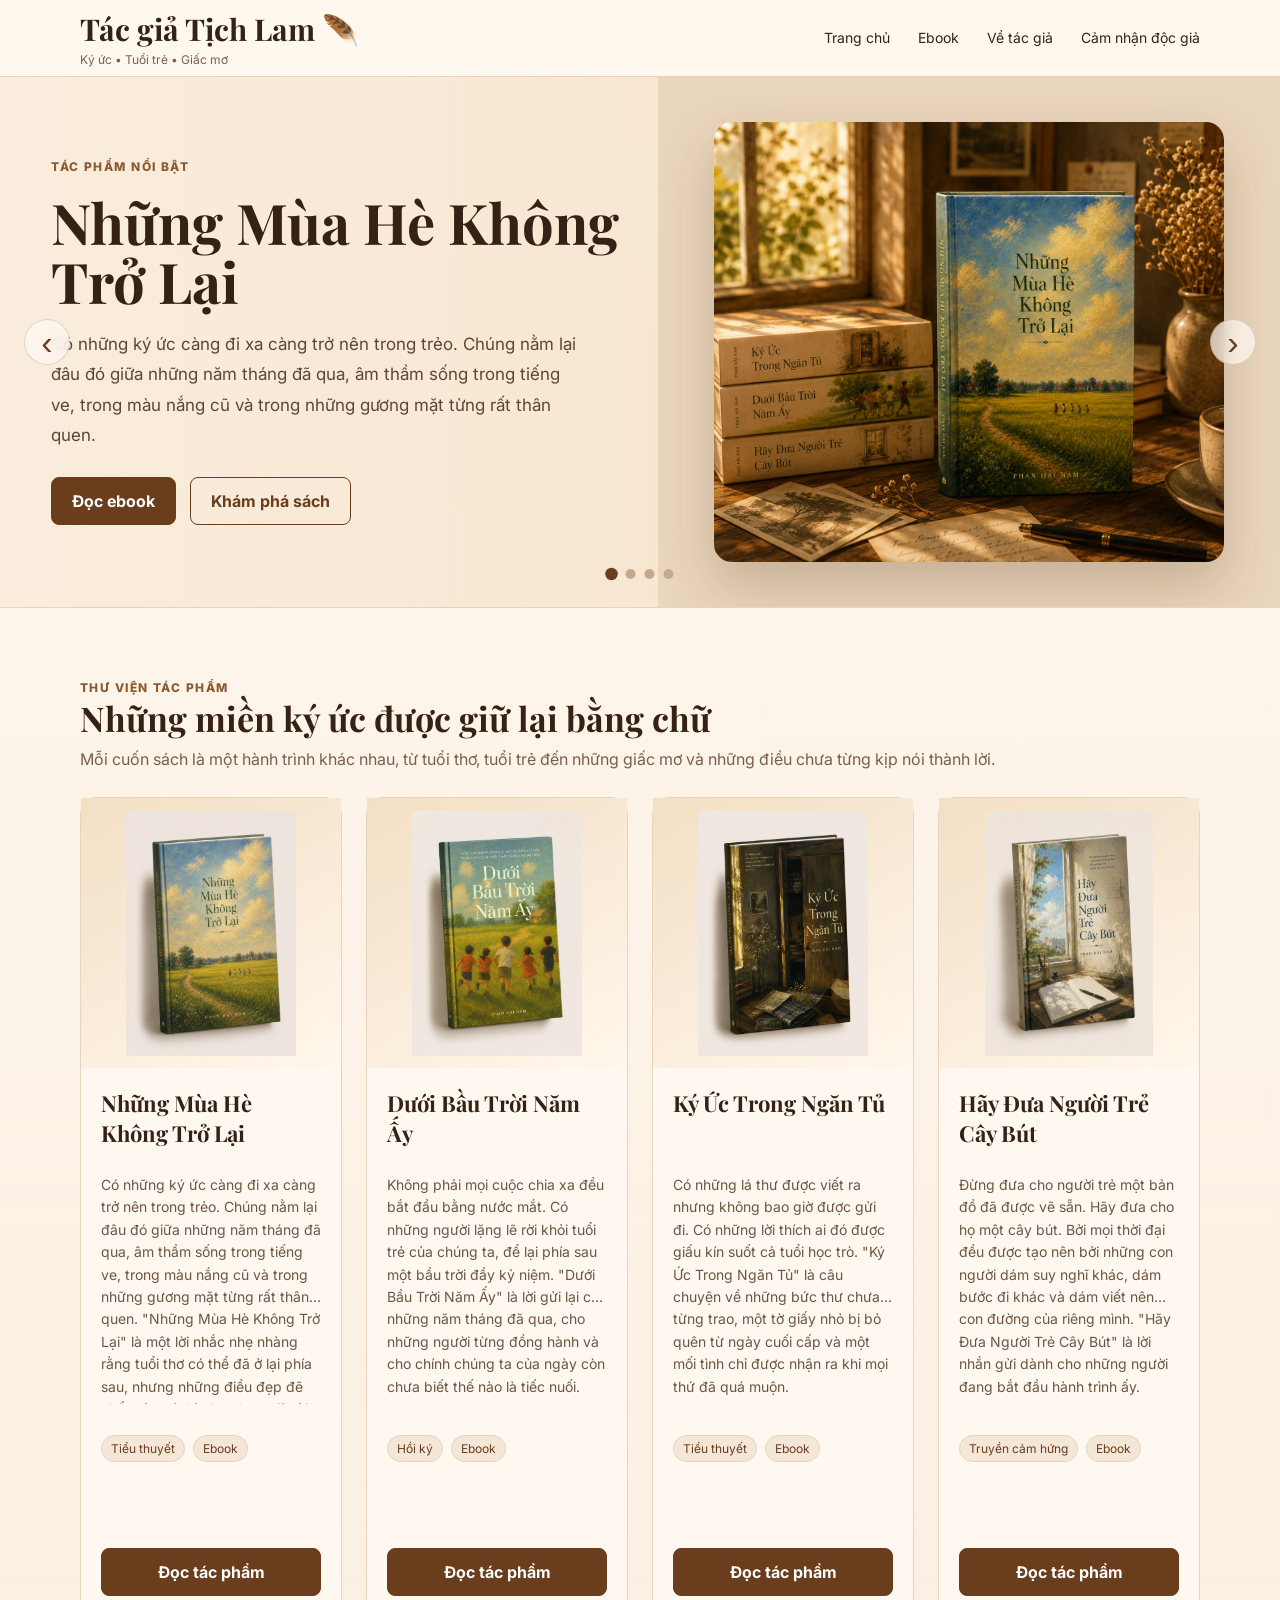
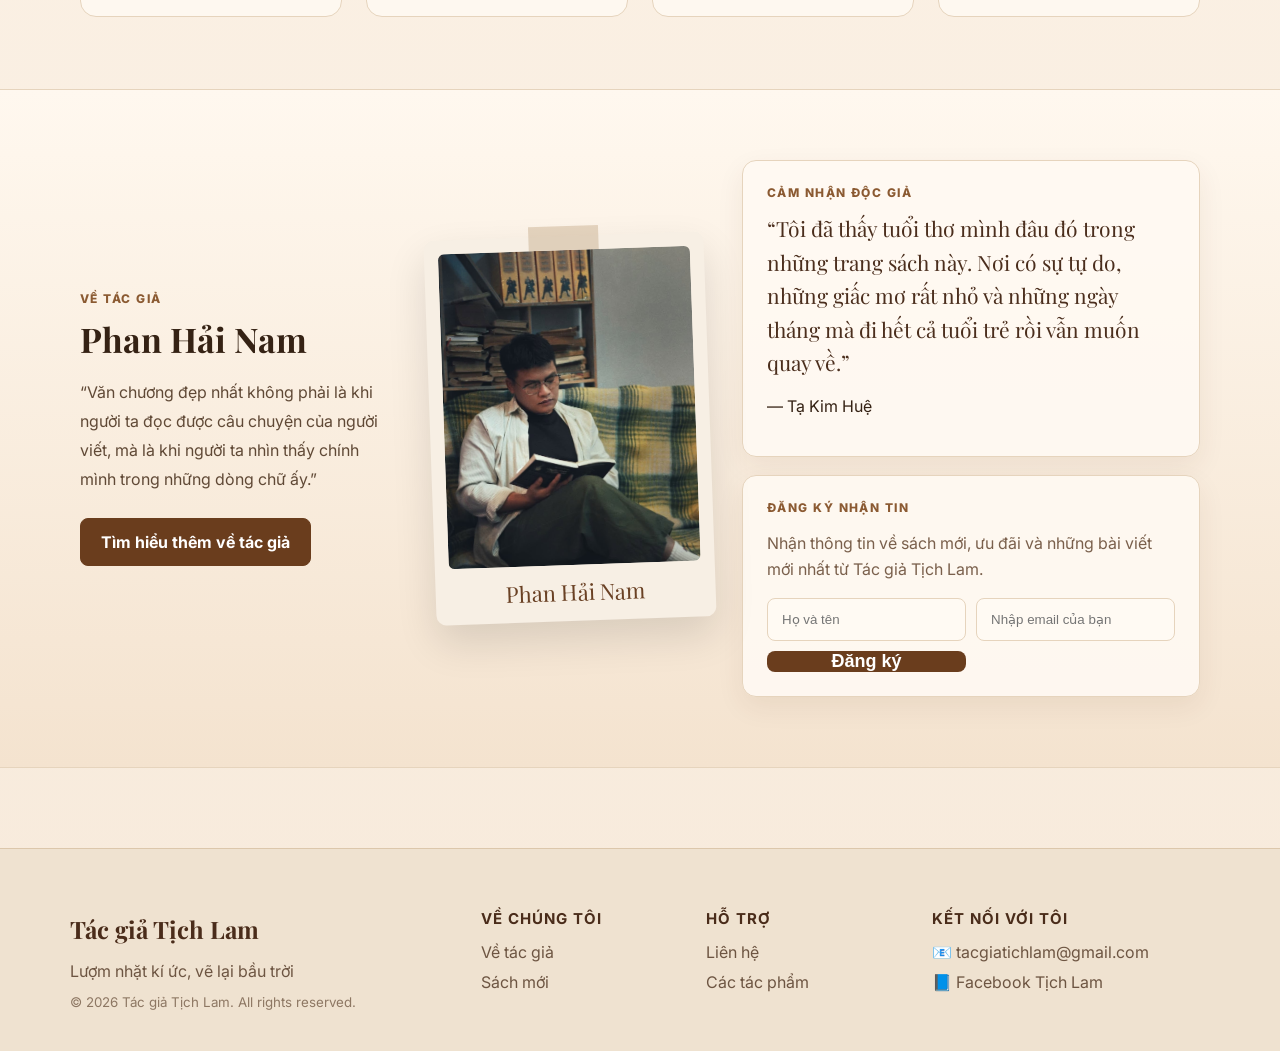
<file: index.html>
<!DOCTYPE html>
<html lang="vi">
<head>
  <meta charset="UTF-8">
  <meta name="viewport" content="width=device-width, initial-scale=1.0">
  <title>Tác giả Tịch Lam</title>

  <link rel="preconnect" href="https://fonts.googleapis.com">
  <link rel="preconnect" href="https://fonts.gstatic.com" crossorigin>
  <link href="https://fonts.googleapis.com/css2?family=Inter:wght@400;600;700;800&family=Playfair+Display:wght@600;700;800&display=swap" rel="stylesheet">

  <link rel="stylesheet" href="style.css">
</head>

<body>
  <header class="topbar">
    <div class="container nav">
      <a class="logo" href="index.html">
        Tác giả Tịch Lam 🪶
        <span>Ký ức • Tuổi trẻ • Giấc mơ</span>
      </a>

   <nav class="menu">
    <a href="/tac-gia-tich-lam/index.html">Trang chủ</a>
    <a href="/tac-gia-tich-lam/ebook.html">Ebook</a>
    <a href="/tac-gia-tich-lam/tac-gia.html">Về tác giả</a>
    <a href="/tac-gia-tich-lam/doc-gia.html">Cảm nhận độc giả</a>
</nav>

      <span class="hamb">☰</span>
    </div>
  </header>

  <main id="home">

   <!-- HERO SLIDER -->
<section class="hero-slider">
  <button class="slide-btn prev" onclick="changeSlide(-1)">‹</button>

  <div class="slide active">
    <div class="slide-text">
      <div class="eyebrow">Tác phẩm nổi bật</div>
      <h1>Những Mùa Hè Không Trở Lại</h1>
      <p>
        Có những ký ức càng đi xa càng trở nên trong trẻo. Chúng nằm lại đâu đó giữa những năm tháng đã qua, âm thầm sống trong tiếng ve, trong màu nắng cũ và trong những gương mặt từng rất thân quen.
      </p>
      <div class="heroActions">
        <a class="btn" href="books/nhung-mua-he-khong-tro-lai.html">Đọc ebook</a>
        <a class="btn light" href="#books">Khám phá sách</a>
      </div>
    </div>

    <div class="slide-art showcase-art">
      <img src="images/hero-nhung-mua-he.png" alt="Những Mùa Hè Không Trở Lại">
    </div>
  </div>

  <div class="slide">
    <div class="slide-text">
      <div class="eyebrow">Tác phẩm nổi bật</div>
      <h1>Dưới Bầu Trời Năm Ấy</h1>
      <p>
        Không phải mọi cuộc chia xa đều bắt đầu bằng nước mắt. Có những người lặng lẽ rời khỏi tuổi trẻ của chúng ta, để lại phía sau một bầu trời đầy kỷ niệm.
      </p>
      <div class="heroActions">
        <a class="btn" href="books/duoi-bau-troi-nam-ay.html">Đọc ebook</a>
        <a class="btn light" href="#books">Khám phá sách</a>
      </div>
    </div>

    <div class="slide-art showcase-art">
      <img src="images/hero-duoi-bau-troi.png" alt="Dưới Bầu Trời Năm Ấy">
    </div>
  </div>

  <div class="slide">
    <div class="slide-text">
      <div class="eyebrow">Tác phẩm nổi bật</div>
      <h1>Ký Ức Trong Ngăn Tủ</h1>
      <p>
        Có những lá thư được viết ra nhưng không bao giờ được gửi đi. Có những lời thích ai đó được giấu kín suốt cả tuổi học trò.
      </p>
      <div class="heroActions">
        <a class="btn" href="books/ky-uc-trong-ngan-tu.html">Đọc ebook</a>
        <a class="btn light" href="#books">Khám phá sách</a>
      </div>
    </div>

    <div class="slide-art showcase-art">
      <img src="images/hero-ky-uc-ngan-tu.png" alt="Ký Ức Trong Ngăn Tủ">
    </div>
  </div>

  <div class="slide">
    <div class="slide-text">
      <div class="eyebrow">Tác phẩm nổi bật</div>
      <h1>Hãy Đưa Người Trẻ Cây Bút</h1>
      <p>
        Đừng đưa cho người trẻ một bản đồ đã được vẽ sẵn. Hãy đưa cho họ một cây bút. Bởi mọi thời đại đều được tạo nên bởi những con người dám viết nên con đường của riêng mình.
      </p>
      <div class="heroActions">
        <a class="btn" href="books/hay-dua-nguoi-tre-cay-but.html">Đọc ebook</a>
        <a class="btn light" href="#books">Khám phá sách</a>
      </div>
    </div>

    <div class="slide-art showcase-art">
      <img src="images/hero-hay-dua-nguoi-tre.png" alt="Hãy Đưa Người Trẻ Cây Bút">
    </div>
  </div>

  <button class="slide-btn next" onclick="changeSlide(1)">›</button>

  <div class="slide-dots">
    <span class="dot active" onclick="goToSlide(0)"></span>
    <span class="dot" onclick="goToSlide(1)"></span>
    <span class="dot" onclick="goToSlide(2)"></span>
    <span class="dot" onclick="goToSlide(3)"></span>
  </div>
</section>

    <!-- BOOKS -->
    <section id="books" class="section">
      <div class="container">
        <div class="sectionHead">
          <div>
          <div class="eyebrow">THƯ VIỆN TÁC PHẨM</div>
<h2>Những miền ký ức được giữ lại bằng chữ</h2>
<p>
Mỗi cuốn sách là một hành trình khác nhau, từ tuổi thơ, tuổi trẻ đến những giấc mơ và những điều chưa từng kịp nói thành lời.
</p>
          </div>
        </div>

        <div class="grid">
          <article class="card">
            <div class="cover">
  <div class="bookMockup">
    <img src="images/nhung-mua-he.png" alt="Những Mùa Hè Không Trở Lại">
  </div>
</div>
            <div class="cardBody">
              <h3>Những Mùa Hè Không Trở Lại</h3>
              <p>
Có những ký ức càng đi xa càng trở nên trong trẻo. Chúng nằm lại đâu đó giữa những năm tháng đã qua, âm thầm sống trong tiếng ve, trong màu nắng cũ và trong những gương mặt từng rất thân quen. "Những Mùa Hè Không Trở Lại" là một lời nhắc nhẹ nhàng rằng tuổi thơ có thể đã ở lại phía sau, nhưng những điều đẹp đẽ nhất của nó thì chưa bao giờ rời đi.
</p>
              <div class="tags">
                <span class="tag">Tiểu thuyết</span>
                <span class="tag">Ebook</span>
              </div>
              <div class="cardBtns">
                <a class="btn" href="books/nhung-mua-he-khong-tro-lai.html">Đọc tác phẩm</a>
              </div>
            </div>
          </article>

          <article class="card">
            <div class="cover">
  <div class="bookMockup">
    <img src="images/duoi-bau-troi.png" alt="Dưới Bầu Trời Năm Ấy">
  </div>
</div>
            <div class="cardBody">
              <h3>Dưới Bầu Trời Năm Ấy</h3>
              <p>
  Không phải mọi cuộc chia xa đều bắt đầu bằng nước mắt. Có những người lặng lẽ rời khỏi tuổi trẻ của chúng ta, để lại phía sau một bầu trời đầy kỷ niệm. "Dưới Bầu Trời Năm Ấy" là lời gửi lại cho những năm tháng đã qua, cho những người từng đồng hành và cho chính chúng ta của ngày còn chưa biết thế nào là tiếc nuối.
</p>
              <div class="tags">
                <span class="tag">Hồi ký</span>
                <span class="tag">Ebook</span>
              </div>
              <div class="cardBtns">
                <a class="btn" href="books/duoi-bau-troi-nam-ay.html">Đọc tác phẩm</a>
              </div>
            </div>
          </article>

          <article class="card">
            <div class="cover">
  <div class="bookMockup">
    <img src="images/ky-uc-trong-ngan-tu.png" alt="Ký Ức Trong Ngăn Tủ">
  </div>
</div>
            <div class="cardBody">
              <h3>Ký Ức Trong Ngăn Tủ</h3>
              <p>
  Có những lá thư được viết ra nhưng không bao giờ được gửi đi. Có những lời thích ai đó được giấu kín suốt cả tuổi học trò. "Ký Ức Trong Ngăn Tủ" là câu chuyện về những bức thư chưa từng trao, một tờ giấy nhỏ bị bỏ quên từ ngày cuối cấp và một mối tình chỉ được nhận ra khi mọi thứ đã quá muộn.
</p>
              <div class="tags">
                <span class="tag">Tiểu thuyết </span>
                <span class="tag">Ebook</span>
              </div>
              <div class="cardBtns">
                <a class="btn" href="books/ky-uc-trong-ngan-tu.html">Đọc tác phẩm</a>
              </div>
            </div>
          </article>

          <article class="card">
            <div class="cover">
  <div class="bookMockup">
    <img src="images/hay-dua-nguoi-tre-cay-but.png" alt="Hãy Đưa Người Trẻ Cây Bút">
  </div>
</div>
            <div class="cardBody">
              <h3>Hãy Đưa Người Trẻ Cây Bút</h3>
              <p>
Đừng đưa cho người trẻ một bản đồ đã được vẽ sẵn. Hãy đưa cho họ một cây bút. Bởi mọi thời đại đều được tạo nên bởi những con người dám suy nghĩ khác, dám bước đi khác và dám viết nên con đường của riêng mình. "Hãy Đưa Người Trẻ Cây Bút" là lời nhắn gửi dành cho những người đang bắt đầu hành trình ấy.
</p>
              <div class="tags">
                <span class="tag">Truyền cảm hứng</span>
                <span class="tag">Ebook</span>
              </div>
              <div class="cardBtns">
                <a class="btn" href="books/hay-dua-nguoi-tre-cay-but.html">Đọc tác phẩm</a>
              </div>
            </div>
          </article>
        </div>
      </div>
    </section>

    <!-- FEATURES -->
    <section class="author-showcase">
  <div class="container author-showcase-grid">

    <div class="author-text">
      <div class="eyebrow">Về tác giả</div>
      <h2>Phan Hải Nam</h2>
      <p>
        “Văn chương đẹp nhất không phải là khi người ta đọc được câu chuyện của người viết,
  mà là khi người ta nhìn thấy chính mình trong những dòng chữ ấy.”
      </p>
      <a class="btn" href="tac-gia.html">Tìm hiểu thêm về tác giả</a>
    </div>

   <div class="authorPhoto">
    <div class="polaroid">
        <img src="images/tac-gia.jpg" alt="Phan Hải Nam">
        <span class="signature">Phan Hải Nam</span>
    </div>
</div>

    <div class="author-side">
      <div class="reader-quote">
        <div class="eyebrow">Cảm nhận độc giả</div>
        <blockquote>
    “Tôi đã thấy tuổi thơ mình đâu đó trong những trang sách này.
    Nơi có sự tự do, những giấc mơ rất nhỏ và những ngày tháng mà đi hết cả tuổi trẻ rồi vẫn muốn quay về.”
</blockquote>

<p>— Tạ Kim Huệ</p>
      </div>

      <div class="newsletter-box">
        <div class="eyebrow">Đăng ký nhận tin</div>
        <p>Nhận thông tin về sách mới, ưu đãi và những bài viết mới nhất từ Tác giả Tịch Lam.</p>

        <form action="https://formspree.io/f/xykqgarj" method="POST" class="newsletterForm">

    <input
        type="text"
        name="name"
        placeholder="Họ và tên"
        required
    >

    <input
        type="email"
        name="email"
        placeholder="Nhập email của bạn"
        required
    >

    <button type="submit" class="btn">
        Đăng ký
    </button>

</form>
      </div>
    </div>

  </div>
</section>

    <!-- AUTHOR -->
   

  </main>

  <footer class="site-footer">
    <div class="footer-container">

        <div class="footer-brand">
            <h3>Tác giả Tịch Lam</h3>
            <p>Lượm nhặt kí ức, vẽ lại bầu trời</p>
            <small>© 2026 Tác giả Tịch Lam. All rights reserved.</small>
        </div>

        <div class="footer-links">
            <h4>Về chúng tôi</h4>
            <a href="#author">Về tác giả</a>
            <a href="#books">Sách mới</a>
        </div>

        <div class="footer-links">
            <h4>Hỗ trợ</h4>
            <a href="mailto:tacgiatichlam@gmail.com">Liên hệ</a>
            <a href="#books">Các tác phẩm</a>
        </div>

        <div class="footer-links">
            <h4>Kết nối với tôi</h4>

            <a href="mailto:tacgiatichlam@gmail.com">
                📧 tacgiatichlam@gmail.com
            </a>

            <a href="https://www.facebook.com/tacgiatichlam/" target="_blank">
                📘 Facebook Tịch Lam
            </a>
        </div>

    </div>
</footer>
<script src="script.js"></script>
</body>
</html>
</file>
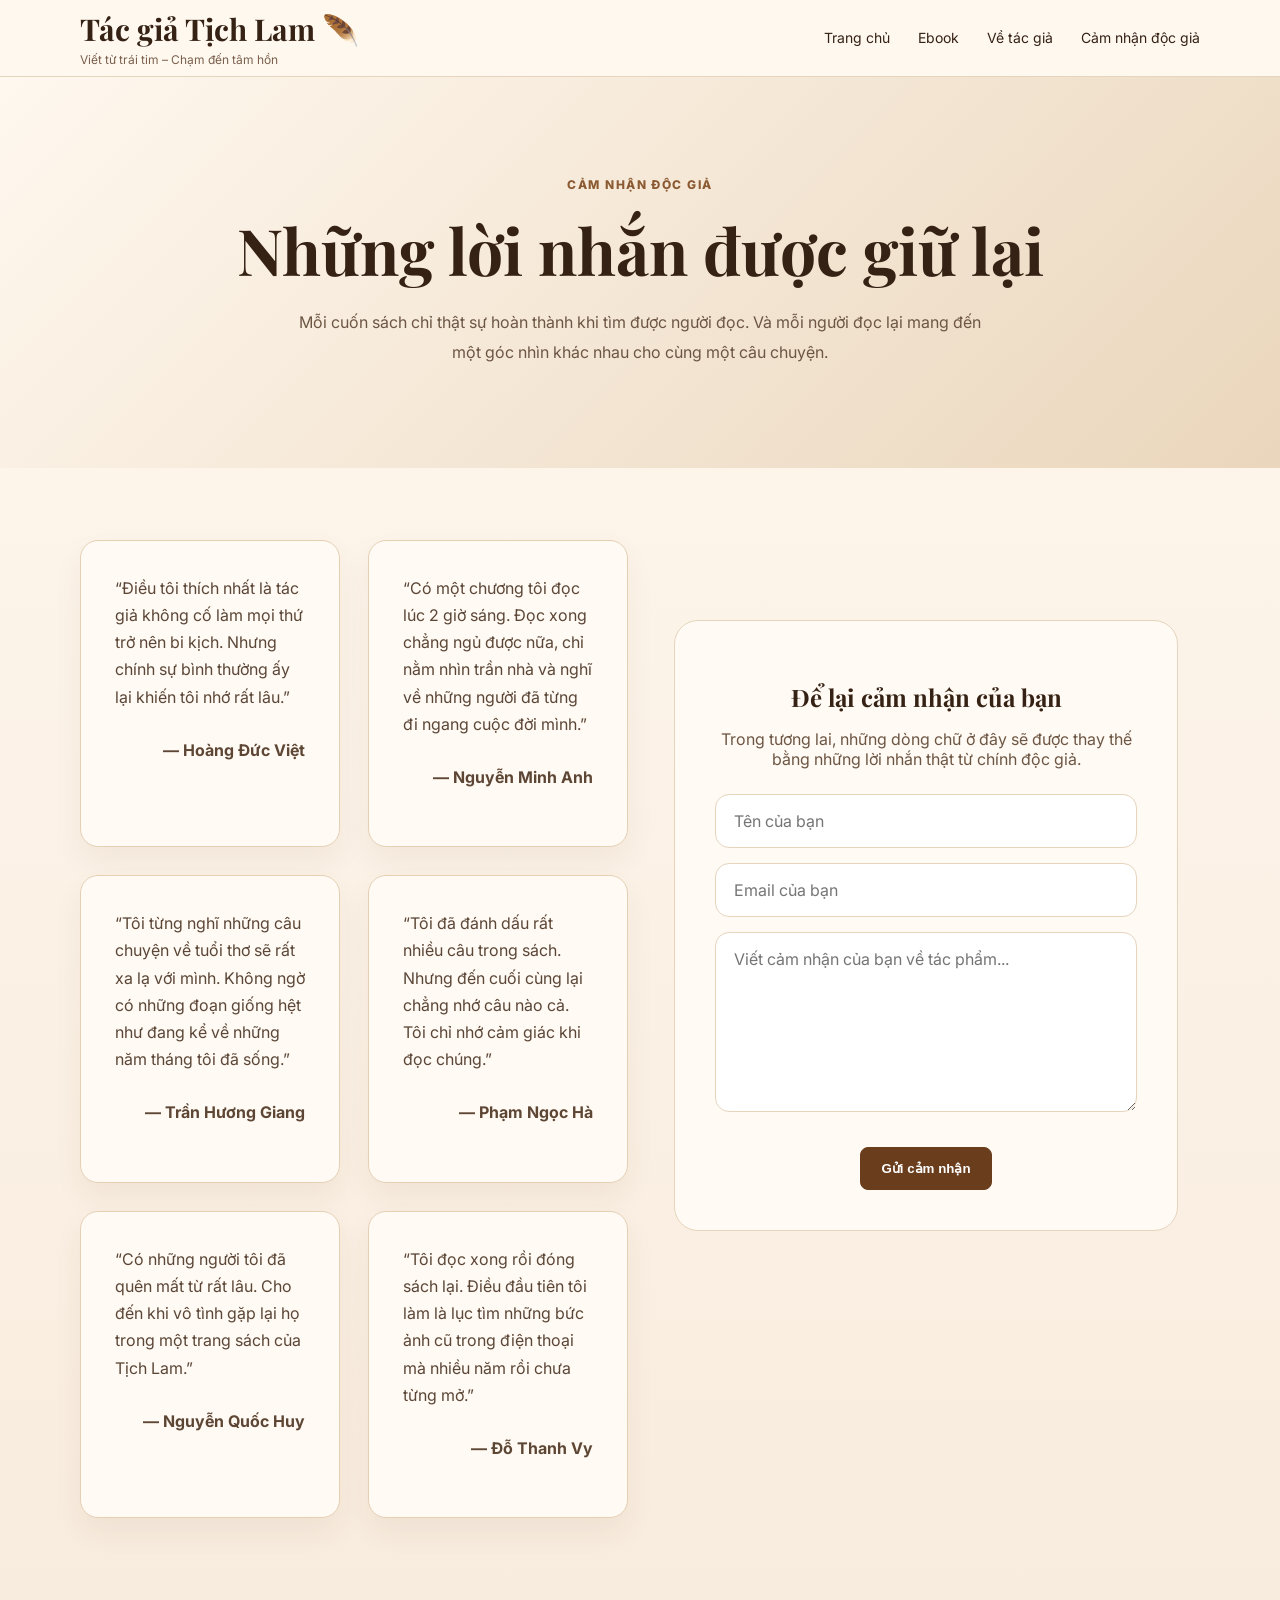
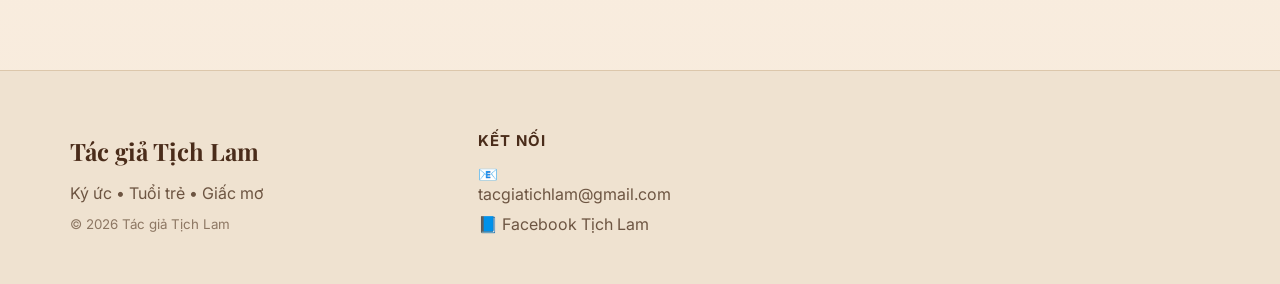
<file: doc-gia.html>
<!DOCTYPE html>
<html lang="vi">
<head>
  <meta charset="UTF-8">
  <meta name="viewport" content="width=device-width, initial-scale=1.0">
  <title>Cảm nhận độc giả - Tác giả Tịch Lam</title>

  <link rel="preconnect" href="https://fonts.googleapis.com">
  <link rel="preconnect" href="https://fonts.gstatic.com" crossorigin>

  <link href="https://fonts.googleapis.com/css2?family=Inter:wght@400;600;700;800&family=Playfair+Display:wght@600;700;800&display=swap" rel="stylesheet">

  <link rel="stylesheet" href="style.css">
</head>

<body>

<header class="topbar">
  <div class="container nav">

    <a class="logo" href="index.html">
      Tác giả Tịch Lam 🪶
      <span>Viết từ trái tim – Chạm đến tâm hồn</span>
    </a>

    <nav class="menu">
    <a href="/tac-gia-tich-lam/index.html">Trang chủ</a>
    <a href="/tac-gia-tich-lam/ebook.html">Ebook</a>
    <a href="/tac-gia-tich-lam/tac-gia.html">Về tác giả</a>
    <a href="/tac-gia-tich-lam/doc-gia.html">Cảm nhận độc giả</a>
</nav>

    <span class="hamb">☰</span>

  </div>
</header>

<main>

<section class="readerHero">

  <div class="container">

    <div class="eyebrow">Cảm nhận độc giả</div>

    <h1>Những lời nhắn được giữ lại</h1>

    <p>
      Mỗi cuốn sách chỉ thật sự hoàn thành khi tìm được người đọc.
      Và mỗi người đọc lại mang đến một góc nhìn khác nhau cho cùng một câu chuyện.
    </p>

  </div>

</section>

<section class="section">

  <div class="container">

    <div class="reviewGrid">

      <section class="reviewsGrid">

  <article class="reviewCard">
    <blockquote>
      “Điều tôi thích nhất là tác giả không cố làm mọi thứ trở nên bi kịch.
      Nhưng chính sự bình thường ấy lại khiến tôi nhớ rất lâu.”
    </blockquote>
    <p class="commentAuthor">— Hoàng Đức Việt</p>
  </article>

  <article class="reviewCard">
    <blockquote>
      “Có một chương tôi đọc lúc 2 giờ sáng.
      Đọc xong chẳng ngủ được nữa, chỉ nằm nhìn trần nhà và nghĩ về những người đã từng đi ngang cuộc đời mình.”
    </blockquote>
    <p class="commentAuthor">— Nguyễn Minh Anh</p>
  </article>

  <article class="reviewCard">
    <blockquote>
      “Tôi từng nghĩ những câu chuyện về tuổi thơ sẽ rất xa lạ với mình.
      Không ngờ có những đoạn giống hệt như đang kể về những năm tháng tôi đã sống.”
    </blockquote>
    <p class="commentAuthor">— Trần Hương Giang</p>
  </article>

  <article class="reviewCard">
    <blockquote>
      “Tôi đã đánh dấu rất nhiều câu trong sách.
      Nhưng đến cuối cùng lại chẳng nhớ câu nào cả.
      Tôi chỉ nhớ cảm giác khi đọc chúng.”
    </blockquote>
    <p class="commentAuthor">— Phạm Ngọc Hà</p>
  </article>

  <article class="reviewCard">
    <blockquote>
      “Có những người tôi đã quên mất từ rất lâu.
      Cho đến khi vô tình gặp lại họ trong một trang sách của Tịch Lam.”
    </blockquote>
    <p class="commentAuthor">— Nguyễn Quốc Huy</p>
  </article>

  <article class="reviewCard">
    <blockquote>
      “Tôi đọc xong rồi đóng sách lại.
      Điều đầu tiên tôi làm là lục tìm những bức ảnh cũ trong điện thoại mà nhiều năm rồi chưa từng mở.”
    </blockquote>
    <p class="commentAuthor">— Đỗ Thanh Vy</p>
  </article>

</section>

<section class="readerMessage">

  <div class="container">

    <div class="messageBox">

      <h2>Để lại cảm nhận của bạn</h2>

      <p>
        Trong tương lai, những dòng chữ ở đây sẽ được thay thế bằng
        những lời nhắn thật từ chính độc giả.
      </p>

     <form action="https://formspree.io/f/xykqgarj" method="POST">

    <input
        type="text"
        name="name"
        placeholder="Tên của bạn"
        required>

    <input
        type="email"
        name="email"
        placeholder="Email của bạn"
        required>

    <textarea
        name="message"
        rows="7"
        placeholder="Viết cảm nhận của bạn về tác phẩm..."
        required></textarea>

    <button
        type="submit"
        class="btn">
        Gửi cảm nhận
    </button>

</form>

    </div>

  </div>

</section>

</main>

<footer class="site-footer">

  <div class="footer-container">

    <div class="footer-brand">
      <h3>Tác giả Tịch Lam</h3>
      <p>Ký ức • Tuổi trẻ • Giấc mơ</p>
      <small>© 2026 Tác giả Tịch Lam</small>
    </div>

    <div class="footer-links">
      <h4>Kết nối</h4>

      <a href="mailto:tacgiatichlam@gmail.com">
        📧 tacgiatichlam@gmail.com
      </a>

      <a href="https://www.facebook.com/tacgiatichlam/" target="_blank">
        📘 Facebook Tịch Lam
      </a>
    </div>

  </div>

</footer>

</body>
</html>
</file>
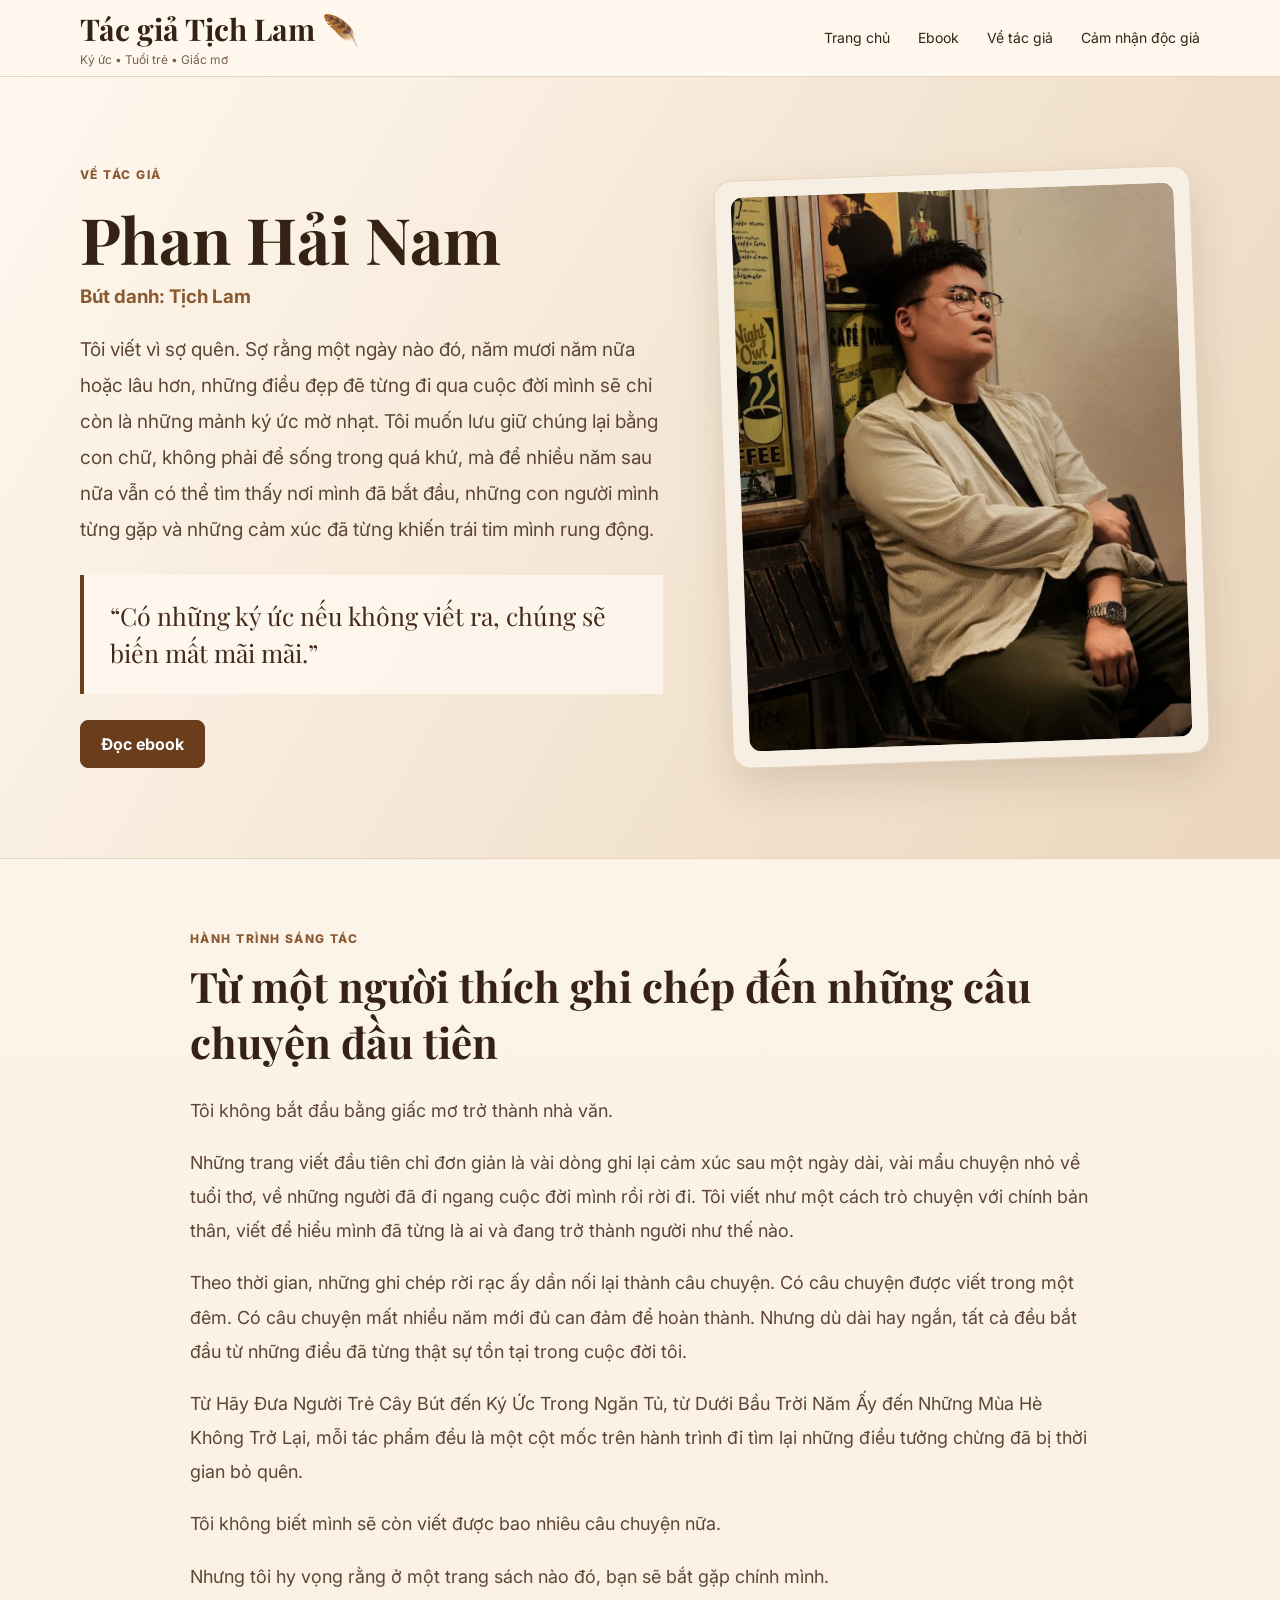
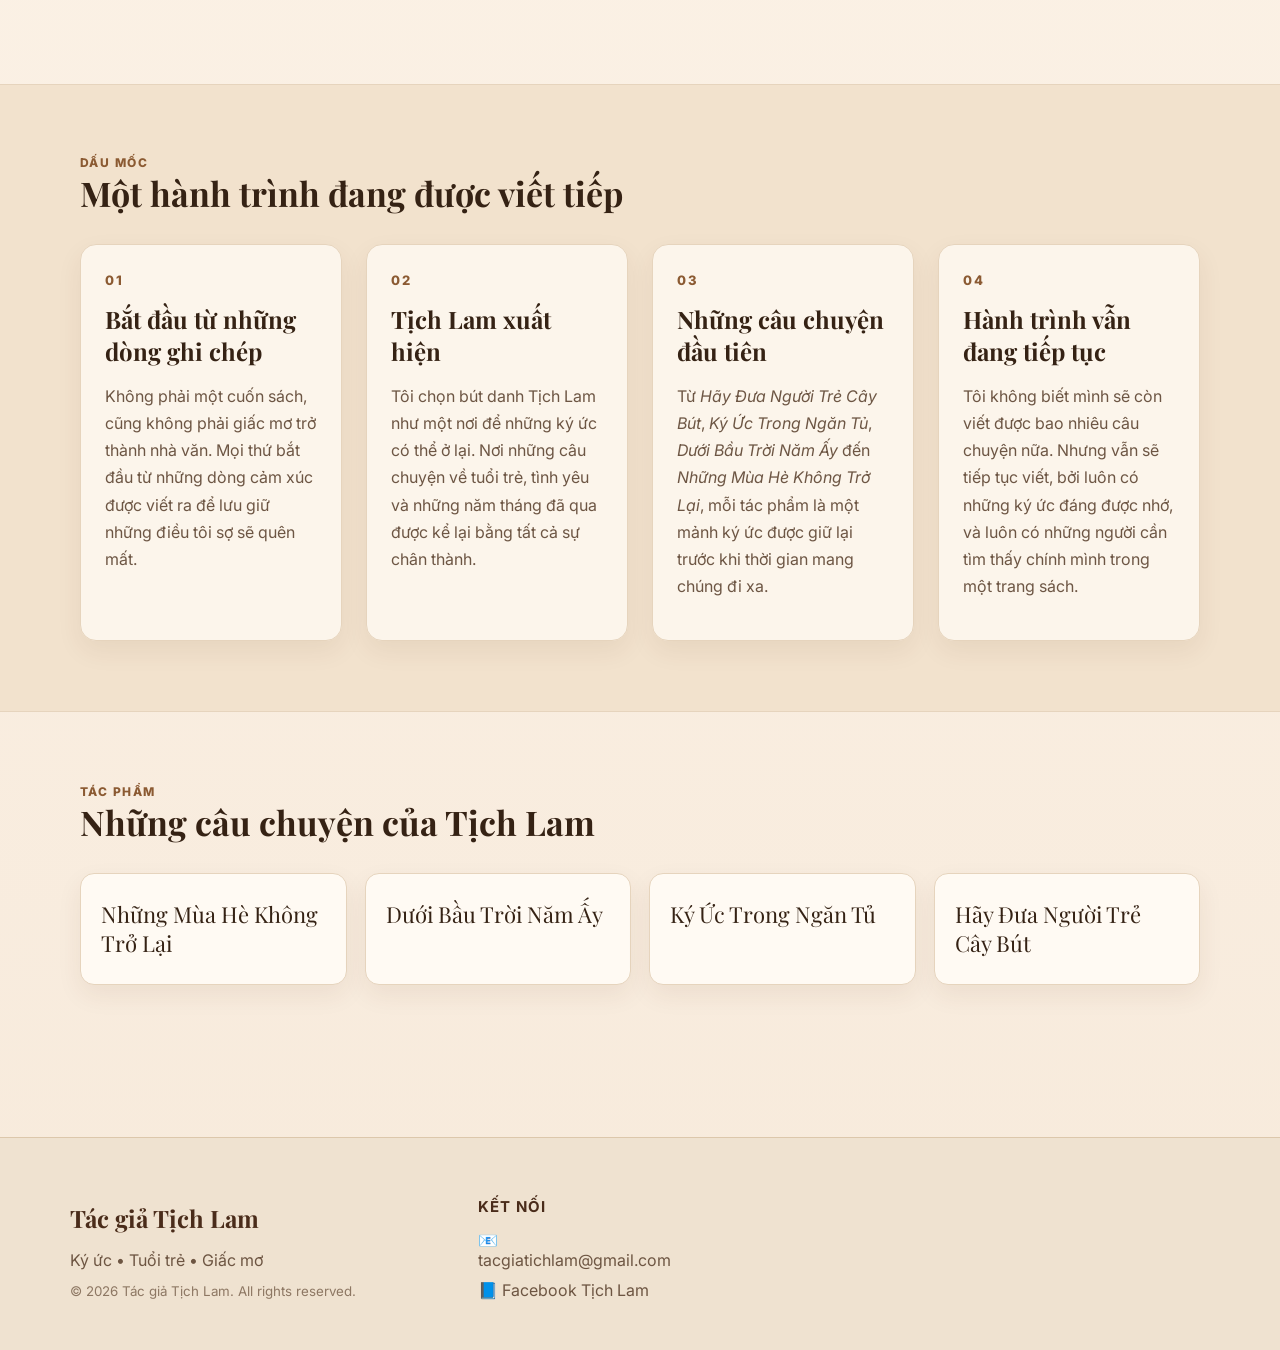
<file: tac-gia.html>
<!DOCTYPE html>
<html lang="vi">
<head>
  <meta charset="UTF-8">
  <meta name="viewport" content="width=device-width, initial-scale=1.0">
  <title>Về tác giả - Tác giả Tịch Lam</title>

  <link rel="preconnect" href="https://fonts.googleapis.com">
  <link rel="preconnect" href="https://fonts.gstatic.com" crossorigin>
  <link href="https://fonts.googleapis.com/css2?family=Inter:wght@400;600;700;800&family=Playfair+Display:wght@600;700;800&display=swap" rel="stylesheet">

  <link rel="stylesheet" href="style.css">
</head>

<body>
  <header class="topbar">
    <div class="container nav">
      <a class="logo" href="index.html">
        Tác giả Tịch Lam 🪶
        <span>Ký ức • Tuổi trẻ • Giấc mơ</span>
      </a>

     <nav class="menu">
    <a href="/tac-gia-tich-lam/index.html">Trang chủ</a>
    <a href="/tac-gia-tich-lam/ebook.html">Ebook</a>
    <a href="/tac-gia-tich-lam/tac-gia.html">Về tác giả</a>
    <a href="/tac-gia-tich-lam/doc-gia.html">Cảm nhận độc giả</a>
</nav>

      <span class="hamb">☰</span>
    </div>
  </header>

  <main>

    <section class="authorPageHero">
      <div class="container authorPageGrid">

        <div class="authorPageText">
          <div class="eyebrow">Về tác giả</div>
          <h1>Phan Hải Nam</h1>
          <h3>Bút danh: Tịch Lam</h3>

          <p>
            Tôi viết vì sợ quên. Sợ rằng một ngày nào đó, 
năm mươi năm nữa hoặc lâu hơn, 
những điều đẹp đẽ từng đi qua cuộc đời mình
 sẽ chỉ còn là những mảnh ký ức mờ nhạt.
 Tôi muốn lưu giữ chúng lại bằng con chữ, 
không phải để sống trong quá khứ, mà để nhiều năm sau nữa vẫn có thể tìm thấy nơi mình đã bắt đầu, 
những con người mình từng gặp và những cảm xúc đã từng khiến trái tim mình rung động.
          </p>

          <div class="authorQuote">
            “Có những ký ức nếu không viết ra, chúng sẽ biến mất mãi mãi.”
          </div>

          <div class="heroActions">
            <a class="btn" href="ebook.html">Đọc ebook</a>
          </div>
        </div>

        <div class="authorPortraitBig">
          <img src="images/tac-gia-2.jpg" alt="Phan Hải Nam - Tịch Lam">
        </div>

      </div>
    </section>

    <section class="section">
      <div class="container authorStory">
        <div>
          <div class="eyebrow">Hành trình sáng tác</div>
          <h2>Từ một người thích ghi chép đến những câu chuyện đầu tiên</h2>
        </div>

        <p>

Tôi không bắt đầu bằng giấc mơ trở thành nhà văn.

</p>

<p>
Những trang viết đầu tiên chỉ đơn giản là vài dòng ghi lại cảm xúc sau một ngày dài, vài mẩu chuyện nhỏ về tuổi thơ, về những người đã đi ngang cuộc đời mình rồi rời đi. Tôi viết như một cách trò chuyện với chính bản thân, viết để hiểu mình đã từng là ai và đang trở thành người như thế nào.

</p>

<p>

Theo thời gian, những ghi chép rời rạc ấy dần nối lại thành câu chuyện. Có câu chuyện được viết trong một đêm. Có câu chuyện mất nhiều năm mới đủ can đảm để hoàn thành. Nhưng dù dài hay ngắn, tất cả đều bắt đầu từ những điều đã từng thật sự tồn tại trong cuộc đời tôi.

</p>



<p>

Từ Hãy Đưa Người Trẻ Cây Bút đến Ký Ức Trong Ngăn Tủ, từ Dưới Bầu Trời Năm Ấy đến Những Mùa Hè Không Trở Lại, mỗi tác phẩm đều là một cột mốc trên hành trình đi tìm lại những điều tưởng chừng đã bị thời gian bỏ quên.

</p>



<p>

Tôi không biết mình sẽ còn viết được bao nhiêu câu chuyện nữa.

</p>



<p>

Nhưng tôi hy vọng rằng ở một trang sách nào đó, bạn sẽ bắt gặp chính mình.

</p>
      </div>
    </section>

    <section class="authorTimeline">
      <div class="container">
        <div class="sectionHead">
          <div>
            <div class="eyebrow">Dấu mốc</div>
            <h2>Một hành trình đang được viết tiếp</h2>
          </div>
        </div>

        <div class="timelineGrid">
          <div class="timelineItem">
            <span>01</span>
            <h3>Bắt đầu từ những dòng ghi chép</h3>
        <p>
          Không phải một cuốn sách, cũng không phải giấc mơ trở thành nhà văn.
          Mọi thứ bắt đầu từ những dòng cảm xúc được viết ra để lưu giữ
          những điều tôi sợ sẽ quên mất.
        </p>
          </div>

          <div class="timelineItem">
            <span>02</span>
            <h3>Tịch Lam xuất hiện</h3>
        <p>
          Tôi chọn bút danh Tịch Lam như một nơi để những ký ức có thể ở lại.
          Nơi những câu chuyện về tuổi trẻ, tình yêu và những năm tháng đã qua
          được kể lại bằng tất cả sự chân thành.
        </p>
          </div>

          <div class="timelineItem">
            <span>03</span>
             <h3>Những câu chuyện đầu tiên</h3>
        <p>
          Từ <em>Hãy Đưa Người Trẻ Cây Bút</em>,
          <em>Ký Ức Trong Ngăn Tủ</em>,
          <em>Dưới Bầu Trời Năm Ấy</em> đến
          <em>Những Mùa Hè Không Trở Lại</em>,
          mỗi tác phẩm là một mảnh ký ức được giữ lại trước khi thời gian
          mang chúng đi xa.
        </p>
          </div>

          <div class="timelineItem">
            <span>04</span>
             <h3>Hành trình vẫn đang tiếp tục</h3>
        <p>
          Tôi không biết mình sẽ còn viết được bao nhiêu câu chuyện nữa.
          Nhưng vẫn sẽ tiếp tục viết, bởi luôn có những ký ức đáng được nhớ,
          và luôn có những người cần tìm thấy chính mình trong một trang sách.
        </p>
          </div>
        </div>
      </div>
    </section>

    <section class="section authorWorks">
      <div class="container">
        <div class="sectionHead">
          <div>
            <div class="eyebrow">Tác phẩm</div>
            <h2>Những câu chuyện của Tịch Lam</h2>
          </div>
        </div>

        <div class="authorBooksGrid">
          <a href="books/nhung-mua-he-khong-tro-lai.html">Những Mùa Hè Không Trở Lại</a>
          <a href="books/duoi-bau-troi-nam-ay.html">Dưới Bầu Trời Năm Ấy</a>
          <a href="books/ky-uc-trong-ngan-tu.html">Ký Ức Trong Ngăn Tủ</a>
          <a href="books/hay-dua-nguoi-tre-cay-but.html">Hãy Đưa Người Trẻ Cây Bút</a>
        </div>
      </div>
    </section>

  </main>

  <footer class="site-footer">
    <div class="footer-container">
      <div class="footer-brand">
        <h3>Tác giả Tịch Lam</h3>
        <p>Ký ức • Tuổi trẻ • Giấc mơ</p>
        <small>© 2026 Tác giả Tịch Lam. All rights reserved.</small>
      </div>

      <div class="footer-links">
        <h4>Kết nối</h4>
        <a href="mailto:tacgiatichlam@gmail.com">📧 tacgiatichlam@gmail.com</a>
        <a href="https://www.facebook.com/tacgiatichlam/" target="_blank">📘 Facebook Tịch Lam</a>
      </div>
    </div>
  </footer>

</body>
</html>
</file>
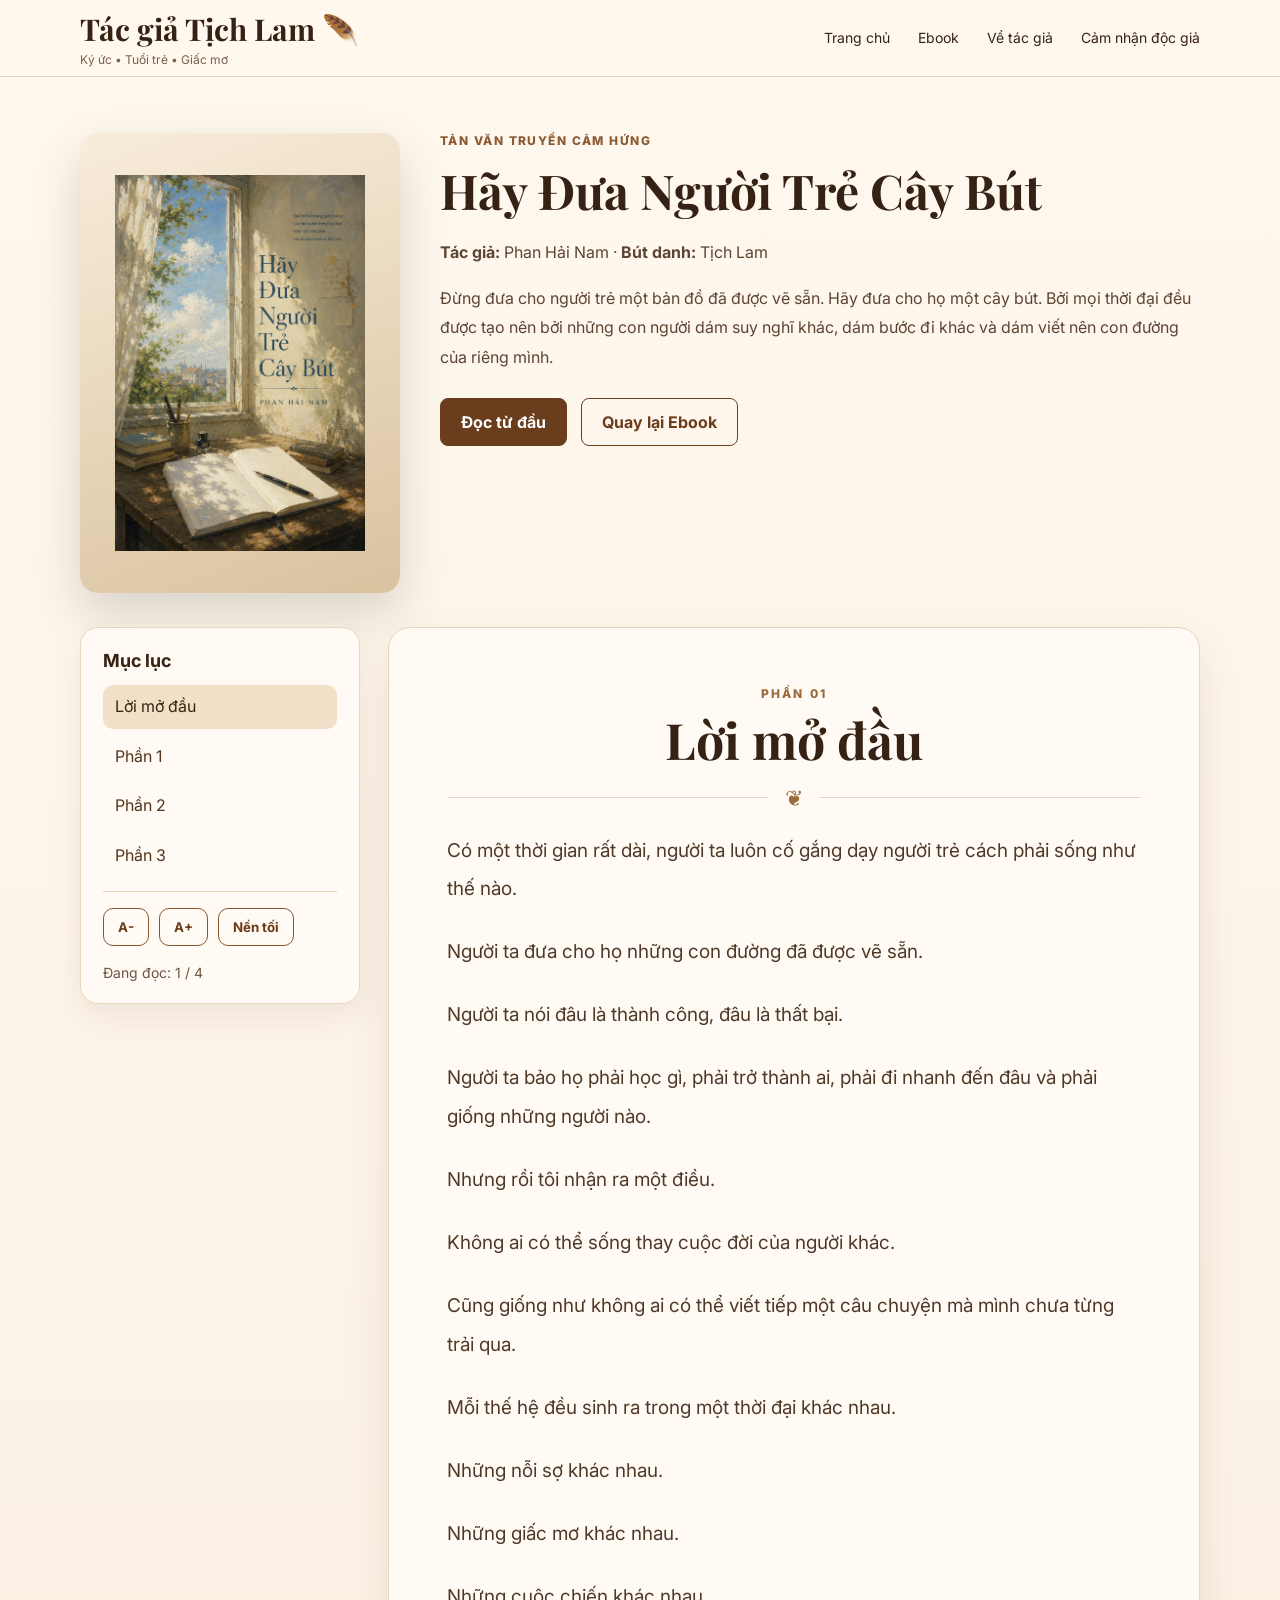
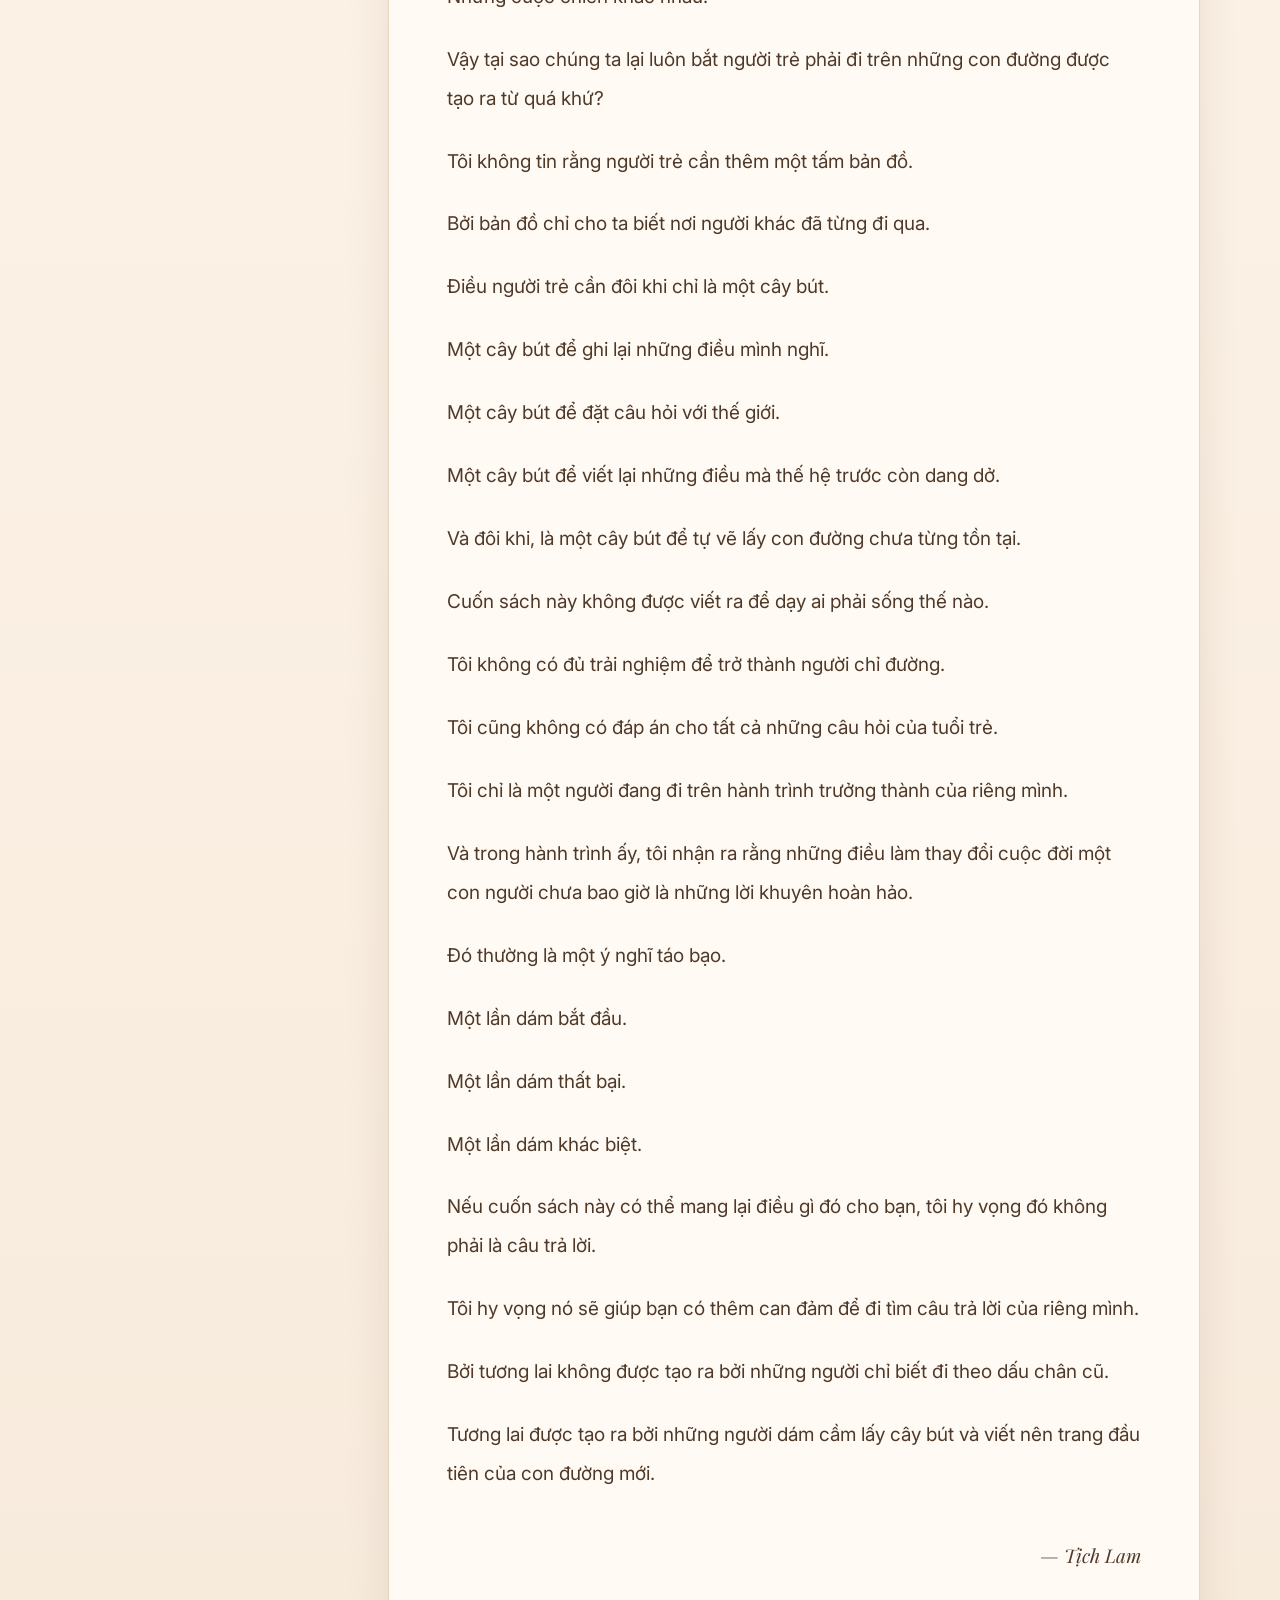
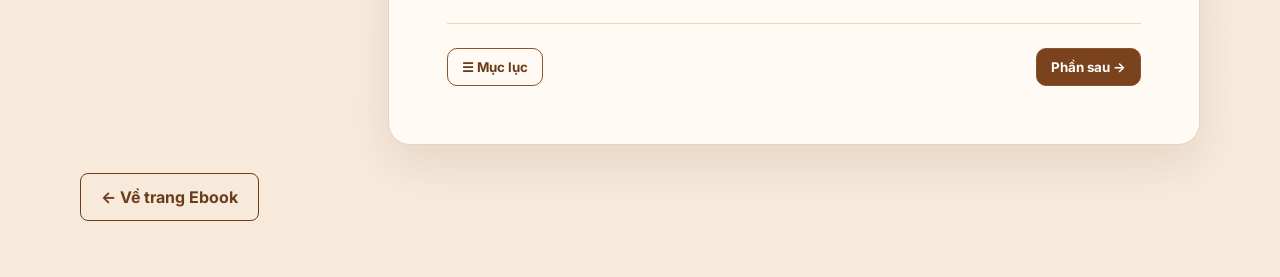
<file: books/hay-dua-nguoi-tre-cay-but.html>
<!DOCTYPE html>
<html lang="vi">
<head>
  <meta charset="UTF-8">
  <meta name="viewport" content="width=device-width, initial-scale=1.0">
  <title>Hãy Đưa Người Trẻ Cây Bút - Tác giả Tịch Lam</title>

  <link rel="preconnect" href="https://fonts.googleapis.com">
  <link rel="preconnect" href="https://fonts.gstatic.com" crossorigin>
  <link href="https://fonts.googleapis.com/css2?family=Inter:wght@400;600;700;800&family=Playfair+Display:wght@600;700;800&display=swap" rel="stylesheet">
  <link rel="stylesheet" href="../style.css">

  <style>
    .ebookShell {
      display: grid;
      grid-template-columns: 280px minmax(0, 1fr);
      gap: 28px;
      align-items: start;
      margin-top: 34px;
    }

    .ebookToc {
      position: sticky;
      top: 95px;
      background: #fffaf3;
      border: 1px solid var(--line, #e8d3b8);
      border-radius: 18px;
      padding: 22px;
      box-shadow: 0 12px 32px rgba(82,44,16,.08);
    }

    .ebookToc b {
      display: block;
      margin-bottom: 14px;
      font-size: 18px;
    }

    .ebookToc a {
      display: block;
      padding: 11px 12px;
      border-radius: 10px;
      color: #54351f;
      line-height: 1.35;
      margin-bottom: 6px;
      transition: .2s;
      text-decoration: none;
    }

    .ebookToc a:hover,
    .ebookToc a.active {
      background: #f1dfc7;
      color: #3b220f;
    }

    .readerTools {
      display: flex;
      gap: 10px;
      flex-wrap: wrap;
      margin-top: 14px;
      padding-top: 16px;
      border-top: 1px solid var(--line, #e8d3b8);
    }

    .toolBtn,
    .readerNavBtn {
      border: 1px solid #8a5528;
      background: transparent;
      color: #6b3b18;
      border-radius: 10px;
      padding: 10px 14px;
      cursor: pointer;
      font-weight: 700;
      font-family: Inter, Arial, sans-serif;
    }

    .toolBtn.active,
    .readerNavBtn.primary {
      background: #7a421d;
      color: #fff;
    }

    .ebookReader {
      min-width: 0;
    }

    .chapterPage {
      display: none;
      background: #fffaf3;
      border: 1px solid var(--line, #e8d3b8);
      border-radius: 22px;
      padding: clamp(28px, 5vw, 58px);
      box-shadow: 0 18px 44px rgba(82,44,16,.10);
      scroll-margin-top: 100px;
    }

    .chapterPage.active {
      display: block;
      animation: fadeChapter .25s ease;
    }

    @keyframes fadeChapter {
      from { opacity: 0; transform: translateY(8px); }
      to { opacity: 1; transform: translateY(0); }
    }

    .chapterTop {
      text-align: center;
      margin-bottom: 34px;
      padding-bottom: 28px;
      border-bottom: 1px solid #ead7bd;
      position: relative;
    }

    .chapterTop:after {
      content: "❦";
      position: absolute;
      left: 50%;
      bottom: -14px;
      transform: translateX(-50%);
      background: #fffaf3;
      padding: 0 16px;
      color: #9a6a3d;
      font-size: 22px;
    }

    .chapterTop span {
      display: block;
      text-transform: uppercase;
      letter-spacing: .18em;
      color: #9a6a3d;
      font-size: 12px;
      font-weight: 800;
      margin-bottom: 10px;
    }

    .chapterTop h2 {
      margin: 0;
      font-size: clamp(32px, 5vw, 50px);
      line-height: 1.15;
    }

    .chapterText {
      max-width: 820px;
      margin: auto;
    }

    .chapterText p {
      font-size: var(--reader-font-size, 19px);
      line-height: 2.05;
      margin: 0 0 24px;
      color: #4f3929;
      text-align: left;
    }

    .chapterText .signature {
      text-align: right;
      margin-top: 42px;
      font-style: italic;
    }

    .chapterNav {
      max-width: 820px;
      margin: 48px auto 0;
      padding-top: 24px;
      border-top: 1px solid #ead7bd;
      display: flex;
      justify-content: space-between;
      gap: 12px;
      flex-wrap: wrap;
    }

    .readerProgress {
      margin-top: 18px;
      font-size: 14px;
      color: #6d5644;
    }

    body.readerDark {
      background: #201206;
    }

    body.readerDark .bookPage,
    body.readerDark .chapterPage,
    body.readerDark .ebookToc {
      background: #2a1608;
      border-color: #5c361c;
    }

    body.readerDark .chapterText p,
    body.readerDark .ebookToc a,
    body.readerDark .readerProgress {
      color: #f1dfc7;
    }

    body.readerDark .chapterTop h2,
    body.readerDark .ebookToc b {
      color: #fff2dd;
    }

    body.readerDark .chapterTop:after {
      background: #2a1608;
    }

    body.readerDark .toolBtn,
    body.readerDark .readerNavBtn {
      color: #f1dfc7;
      border-color: #c6945d;
    }

    @media (max-width: 900px) {
      .ebookShell {
        grid-template-columns: 1fr;
      }

      .ebookToc {
        position: relative;
        top: 0;
      }

      .chapterNav {
        flex-direction: column;
      }

      .readerNavBtn {
        width: 100%;
      }
    }
  </style>
</head>

<body>
  <header class="topbar">
    <div class="container nav">
      <a class="logo" href="../index.html">
        Tác giả Tịch Lam 🪶
        <span>Ký ức • Tuổi trẻ • Giấc mơ</span>
      </a>

      <nav class="menu">
    <a href="/tac-gia-tich-lam/index.html">Trang chủ</a>
    <a href="/tac-gia-tich-lam/ebook.html">Ebook</a>
    <a href="/tac-gia-tich-lam/tac-gia.html">Về tác giả</a>
    <a href="/tac-gia-tich-lam/doc-gia.html">Cảm nhận độc giả</a>
</nav>

      <span class="hamb">☰</span>
    </div>
  </header>

  <main class="bookPage">
    <div class="container">

      <section class="bookIntro">
        <div class="bigCover">
          <img src="../images/hay-dua-nguoi-tre-cay-but1.png" alt="Hãy Đưa Người Trẻ Cây Bút">
        </div>

        <div class="bookInfo">
          <div class="eyebrow">Tản văn truyền cảm hứng</div>
          <h1>Hãy Đưa Người Trẻ Cây Bút</h1>

          <p><b>Tác giả:</b> Phan Hải Nam · <b>Bút danh:</b> Tịch Lam</p>

          <p>
            Đừng đưa cho người trẻ một bản đồ đã được vẽ sẵn. Hãy đưa cho họ một cây bút.
            Bởi mọi thời đại đều được tạo nên bởi những con người dám suy nghĩ khác,
            dám bước đi khác và dám viết nên con đường của riêng mình.
          </p>

          <div class="heroActions">
            <a class="btn" href="#reader">Đọc từ đầu</a>
            <a class="btn light" href="../ebook.html">Quay lại Ebook</a>
          </div>
        </div>
      </section>

      <section id="reader" class="readerWrap ebookShell">
        <aside class="ebookToc">
          <b>Mục lục</b>
          <a href="#loi-noi-dau" data-chapter="0">Lời mở đầu</a>
<a href="#phan-1" data-chapter="1">Phần 1</a>
<a href="#phan-2" data-chapter="2">Phần 2</a>
<a href="#phan-3" data-chapter="3">Phần 3</a>

          <div class="readerTools">
            <button class="toolBtn" id="fontMinus">A-</button>
            <button class="toolBtn" id="fontPlus">A+</button>
            <button class="toolBtn" id="darkToggle">Nền tối</button>
          </div>

          <div class="readerProgress" id="readerProgress">Đang đọc: 1 / 4</div>
        </aside>

        <article class="ebookReader">
          
<section class="chapterPage active" id="loi-noi-dau" data-index="0">
  <div class="chapterTop">
    <span>Phần 01</span>
    <h2>Lời mở đầu</h2>
  </div>
  <div class="chapterText">
    <p>Có một thời gian rất dài, người ta luôn cố gắng dạy người trẻ cách phải sống như thế nào.</p>
<p>Người ta đưa cho họ những con đường đã được vẽ sẵn.</p>
<p>Người ta nói đâu là thành công, đâu là thất bại.</p>
<p>Người ta bảo họ phải học gì, phải trở thành ai, phải đi nhanh đến đâu và phải giống những người nào.</p>
<p>Nhưng rồi tôi nhận ra một điều.</p>
<p>Không ai có thể sống thay cuộc đời của người khác.</p>
<p>Cũng giống như không ai có thể viết tiếp một câu chuyện mà mình chưa từng trải qua.</p>
<p>Mỗi thế hệ đều sinh ra trong một thời đại khác nhau.</p>
<p>Những nỗi sợ khác nhau.</p>
<p>Những giấc mơ khác nhau.</p>
<p>Những cuộc chiến khác nhau.</p>
<p>Vậy tại sao chúng ta lại luôn bắt người trẻ phải đi trên những con đường được tạo ra từ quá khứ?</p>
<p>Tôi không tin rằng người trẻ cần thêm một tấm bản đồ.</p>
<p>Bởi bản đồ chỉ cho ta biết nơi người khác đã từng đi qua.</p>
<p>Điều người trẻ cần đôi khi chỉ là một cây bút.</p>
<p>Một cây bút để ghi lại những điều mình nghĩ.</p>
<p>Một cây bút để đặt câu hỏi với thế giới.</p>
<p>Một cây bút để viết lại những điều mà thế hệ trước còn dang dở.</p>
<p>Và đôi khi, là một cây bút để tự vẽ lấy con đường chưa từng tồn tại.</p>
<p>Cuốn sách này không được viết ra để dạy ai phải sống thế nào.</p>
<p>Tôi không có đủ trải nghiệm để trở thành người chỉ đường.</p>
<p>Tôi cũng không có đáp án cho tất cả những câu hỏi của tuổi trẻ.</p>
<p>Tôi chỉ là một người đang đi trên hành trình trưởng thành của riêng mình.</p>
<p>Và trong hành trình ấy, tôi nhận ra rằng những điều làm thay đổi cuộc đời một con người chưa bao giờ là những lời khuyên hoàn hảo.</p>
<p>Đó thường là một ý nghĩ táo bạo.</p>
<p>Một lần dám bắt đầu.</p>
<p>Một lần dám thất bại.</p>
<p>Một lần dám khác biệt.</p>
<p>Nếu cuốn sách này có thể mang lại điều gì đó cho bạn, tôi hy vọng đó không phải là câu trả lời.</p>
<p>Tôi hy vọng nó sẽ giúp bạn có thêm can đảm để đi tìm câu trả lời của riêng mình.</p>
<p>Bởi tương lai không được tạo ra bởi những người chỉ biết đi theo dấu chân cũ.</p>
<p>Tương lai được tạo ra bởi những người dám cầm lấy cây bút và viết nên trang đầu tiên của con đường mới.</p>
<p class="signature">— Tịch Lam</p>
  </div>
  <div class="chapterNav">
    
    <button class="readerNavBtn light" data-toc>☰ Mục lục</button>
    <button class="readerNavBtn primary" data-goto="1">Phần sau →</button>
  </div>
</section>

<section class="chapterPage " id="phan-1" data-index="1">
  <div class="chapterTop">
    <span>Phần 02</span>
    <h2>Phần 1</h2>
  </div>
  <div class="chapterText">
    <p>Nội dung phần 1 sẽ được cập nhật sau.</p>
  </div>
  <div class="chapterNav">
    <button class="readerNavBtn" data-goto="0">← Phần trước</button>
    <button class="readerNavBtn light" data-toc>☰ Mục lục</button>
    <button class="readerNavBtn primary" data-goto="2">Phần sau →</button>
  </div>
</section>

<section class="chapterPage " id="phan-2" data-index="2">
  <div class="chapterTop">
    <span>Phần 03</span>
    <h2>Phần 2</h2>
  </div>
  <div class="chapterText">
    <p>Nội dung phần 2 sẽ được cập nhật sau.</p>
  </div>
  <div class="chapterNav">
    <button class="readerNavBtn" data-goto="1">← Phần trước</button>
    <button class="readerNavBtn light" data-toc>☰ Mục lục</button>
    <button class="readerNavBtn primary" data-goto="3">Phần sau →</button>
  </div>
</section>

<section class="chapterPage " id="phan-3" data-index="3">
  <div class="chapterTop">
    <span>Phần 04</span>
    <h2>Phần 3</h2>
  </div>
  <div class="chapterText">
    <p>Nội dung phần 3 sẽ được cập nhật sau.</p>
  </div>
  <div class="chapterNav">
    <button class="readerNavBtn" data-goto="2">← Phần trước</button>
    <button class="readerNavBtn light" data-toc>☰ Mục lục</button>
    
  </div>
</section>

        </article>
      </section>

      <div class="backTop">
        <a class="btn light" href="../ebook.html">← Về trang Ebook</a>
      </div>

    </div>
  </main>

  <script src="../script.js"></script>
  <script>
    const pages = Array.from(document.querySelectorAll(".chapterPage"));
    const tocLinks = Array.from(document.querySelectorAll(".ebookToc a[data-chapter]"));
    const progress = document.getElementById("readerProgress");
    let currentPage = 0;
    let fontSize = 19;

    function showChapter(index) {
      if (!pages.length) return;
      if (index < 0) index = 0;
      if (index >= pages.length) index = pages.length - 1;

      currentPage = index;

      pages.forEach(page => page.classList.remove("active"));
      tocLinks.forEach(link => link.classList.remove("active"));

      pages[currentPage].classList.add("active");
      if (tocLinks[currentPage]) tocLinks[currentPage].classList.add("active");
      if (progress) progress.textContent = `Đang đọc: ${currentPage + 1} / ${pages.length}`;

      const reader = document.getElementById("reader");
      if (reader) reader.scrollIntoView({ behavior: "smooth", block: "start" });
    }

    tocLinks.forEach((link, index) => {
      link.addEventListener("click", (e) => {
        e.preventDefault();
        showChapter(index);
      });
    });

    document.querySelectorAll("[data-goto]").forEach(btn => {
      btn.addEventListener("click", () => {
        showChapter(Number(btn.dataset.goto));
      });
    });

    document.querySelectorAll("[data-toc]").forEach(btn => {
      btn.addEventListener("click", () => {
        document.querySelector(".ebookToc").scrollIntoView({ behavior: "smooth", block: "start" });
      });
    });

    document.getElementById("fontPlus").addEventListener("click", () => {
      fontSize = Math.min(24, fontSize + 1);
      document.documentElement.style.setProperty("--reader-font-size", fontSize + "px");
    });

    document.getElementById("fontMinus").addEventListener("click", () => {
      fontSize = Math.max(16, fontSize - 1);
      document.documentElement.style.setProperty("--reader-font-size", fontSize + "px");
    });

    document.getElementById("darkToggle").addEventListener("click", () => {
      document.body.classList.toggle("readerDark");
      document.getElementById("darkToggle").classList.toggle("active");
    });

    showChapter(0);
  </script>
</body>
</html>
</file>
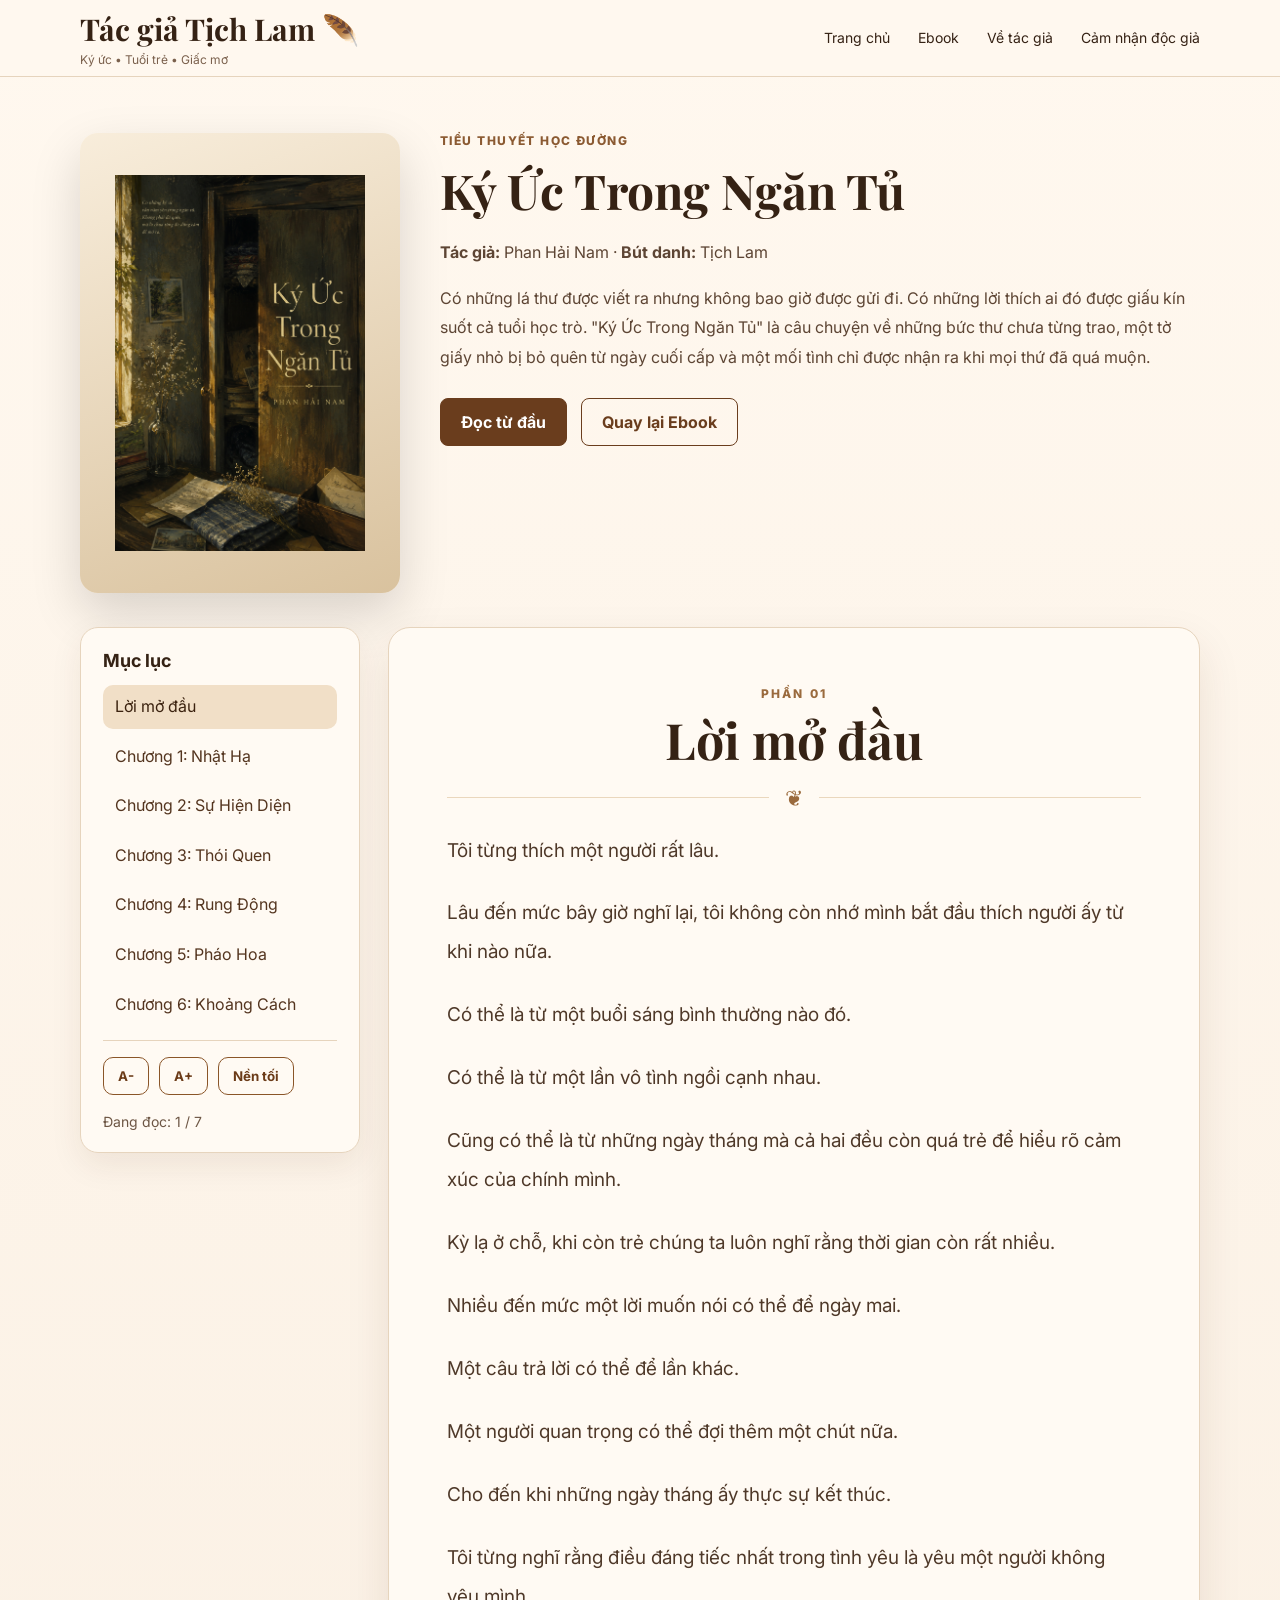
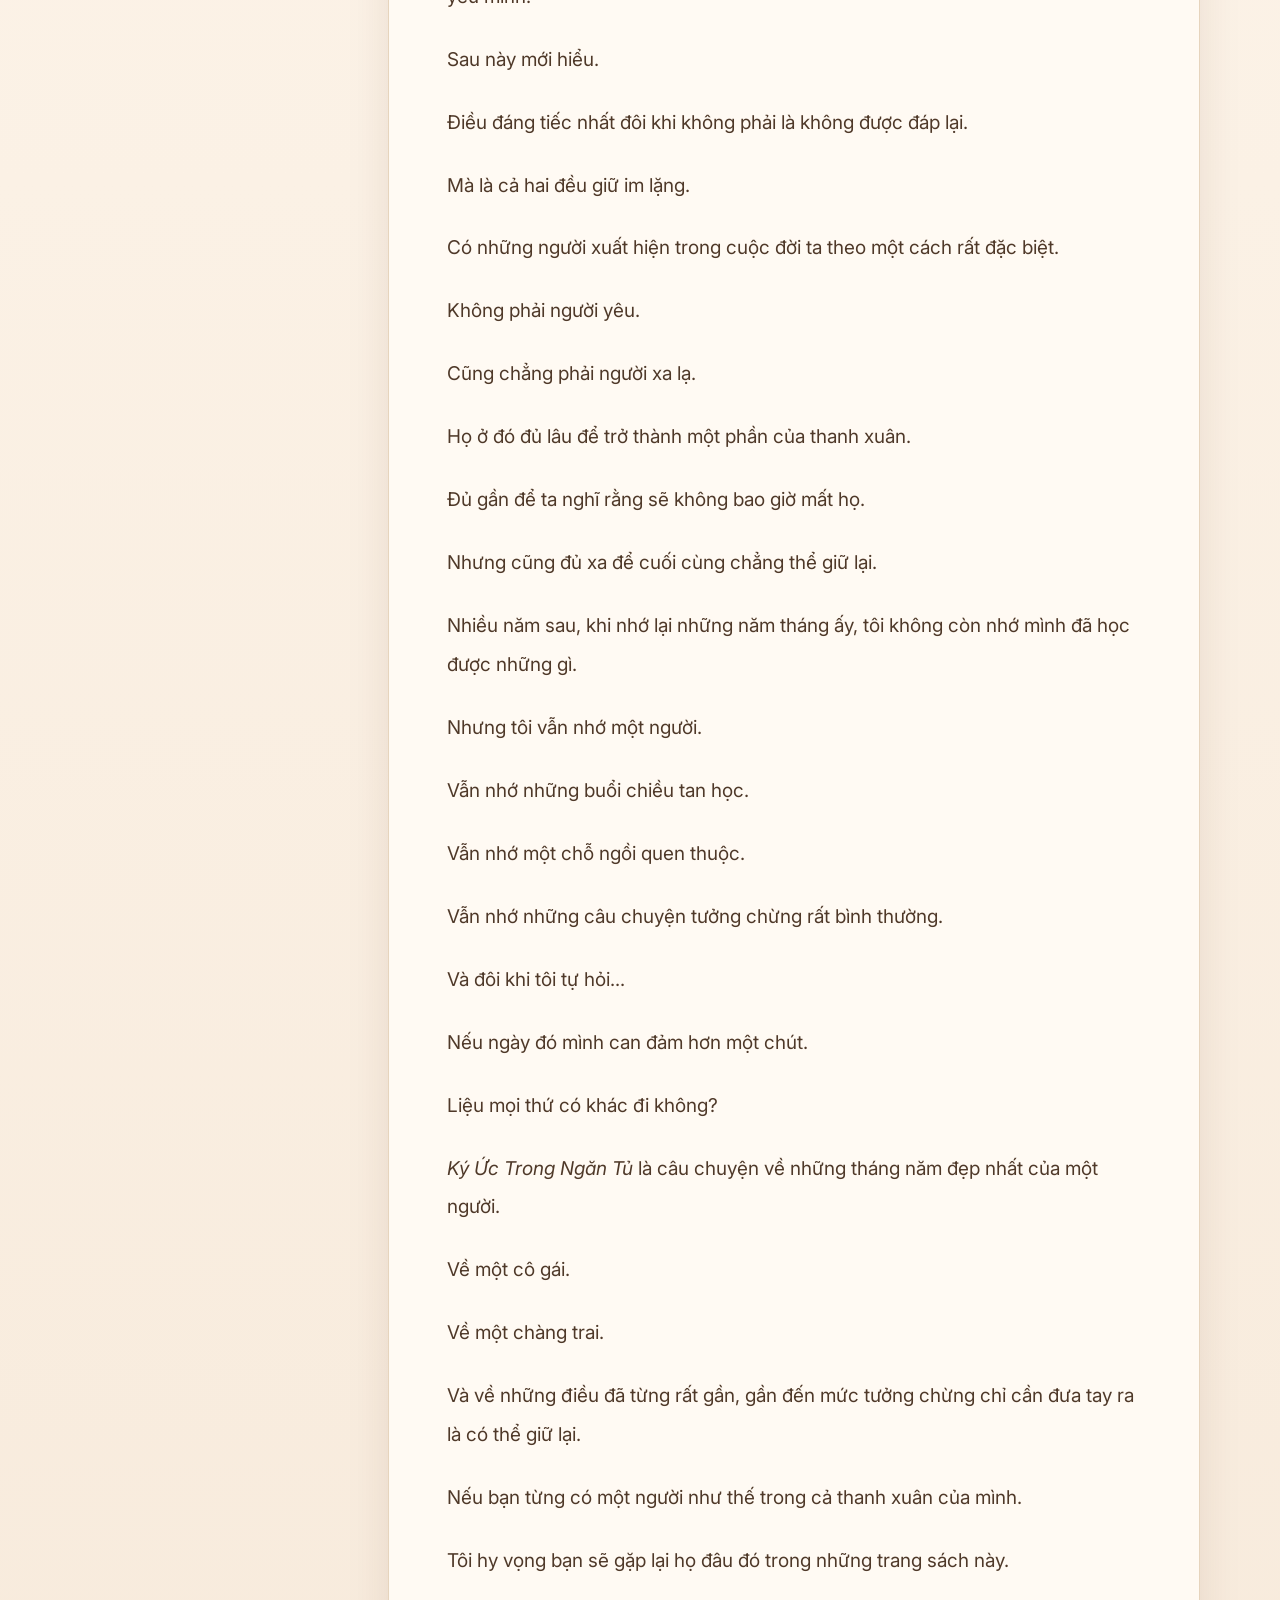
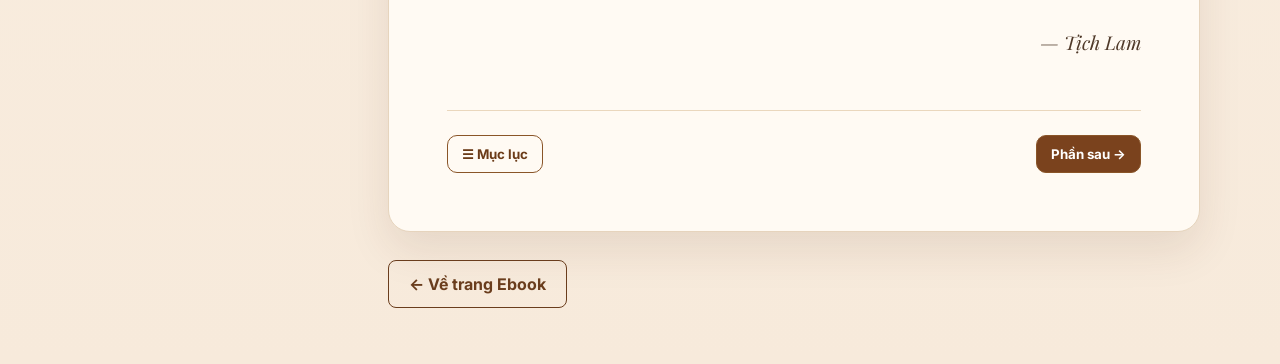
<file: books/ky-uc-trong-ngan-tu.html>
<!DOCTYPE html>
<html lang="vi">
<head>
  <meta charset="UTF-8">
  <meta name="viewport" content="width=device-width, initial-scale=1.0">
  <title>Ký Ức Trong Ngăn Tủ - Tác giả Tịch Lam</title>

  <link rel="preconnect" href="https://fonts.googleapis.com">
  <link rel="preconnect" href="https://fonts.gstatic.com" crossorigin>
  <link href="https://fonts.googleapis.com/css2?family=Inter:wght@400;600;700;800&family=Playfair+Display:wght@600;700;800&display=swap" rel="stylesheet">
  <link rel="stylesheet" href="../style.css">

  <style>
    .ebookShell {
      display: grid;
      grid-template-columns: 280px minmax(0, 1fr);
      gap: 28px;
      align-items: start;
      margin-top: 34px;
    }

    .ebookToc {
      position: sticky;
      top: 95px;
      background: #fffaf3;
      border: 1px solid var(--line, #e8d3b8);
      border-radius: 18px;
      padding: 22px;
      box-shadow: 0 12px 32px rgba(82,44,16,.08);
    }

    .ebookToc b {
      display: block;
      margin-bottom: 14px;
      font-size: 18px;
    }

    .ebookToc a {
      display: block;
      padding: 11px 12px;
      border-radius: 10px;
      color: #54351f;
      line-height: 1.35;
      margin-bottom: 6px;
      transition: .2s;
    }

    .ebookToc a:hover,
    .ebookToc a.active {
      background: #f1dfc7;
      color: #3b220f;
    }

    .readerTools {
      display: flex;
      gap: 10px;
      flex-wrap: wrap;
      margin-top: 14px;
      padding-top: 16px;
      border-top: 1px solid var(--line, #e8d3b8);
    }

    .toolBtn,
    .readerNavBtn {
      border: 1px solid #8a5528;
      background: transparent;
      color: #6b3b18;
      border-radius: 10px;
      padding: 10px 14px;
      cursor: pointer;
      font-weight: 700;
      font-family: Inter, Arial, sans-serif;
    }

    .toolBtn.active,
    .readerNavBtn.primary {
      background: #7a421d;
      color: #fff;
    }

    .ebookReader {
      min-width: 0;
    }

    .chapterPage {
      display: none;
      background: #fffaf3;
      border: 1px solid var(--line, #e8d3b8);
      border-radius: 22px;
      padding: clamp(28px, 5vw, 58px);
      box-shadow: 0 18px 44px rgba(82,44,16,.10);
      scroll-margin-top: 100px;
    }

    .chapterPage.active {
      display: block;
      animation: fadeChapter .25s ease;
    }

    @keyframes fadeChapter {
      from { opacity: 0; transform: translateY(8px); }
      to { opacity: 1; transform: translateY(0); }
    }

    .chapterTop {
      text-align: center;
      margin-bottom: 34px;
      padding-bottom: 28px;
      border-bottom: 1px solid #ead7bd;
      position: relative;
    }

    .chapterTop:after {
      content: "❦";
      position: absolute;
      left: 50%;
      bottom: -14px;
      transform: translateX(-50%);
      background: #fffaf3;
      padding: 0 16px;
      color: #9a6a3d;
      font-size: 22px;
    }

    .chapterTop span {
      display: block;
      text-transform: uppercase;
      letter-spacing: .18em;
      color: #9a6a3d;
      font-size: 12px;
      font-weight: 800;
      margin-bottom: 10px;
    }

    .chapterTop h2 {
      margin: 0;
      font-size: clamp(32px, 5vw, 50px);
      line-height: 1.15;
    }

    .chapterText {
      max-width: 820px;
      margin: auto;
    }

    .chapterText p {
      font-size: var(--reader-font-size, 19px);
      line-height: 2.05;
      margin: 0 0 24px;
      color: #4f3929;
      text-align: left;
    }

    .chapterText .signature {
      text-align: right;
      margin-top: 42px;
      font-style: italic;
    }

    .chapterNav {
      max-width: 820px;
      margin: 48px auto 0;
      padding-top: 24px;
      border-top: 1px solid #ead7bd;
      display: flex;
      justify-content: space-between;
      gap: 12px;
      flex-wrap: wrap;
    }

    .readerProgress {
      margin-top: 18px;
      font-size: 14px;
      color: #6d5644;
    }

    body.readerDark {
      background: #201206;
    }

    body.readerDark .bookPage,
    body.readerDark .chapterPage,
    body.readerDark .ebookToc {
      background: #2a1608;
      border-color: #5c361c;
    }

    body.readerDark .chapterText p,
    body.readerDark .ebookToc a,
    body.readerDark .readerProgress {
      color: #f1dfc7;
    }

    body.readerDark .chapterTop h2,
    body.readerDark .ebookToc b {
      color: #fff2dd;
    }

    body.readerDark .chapterTop:after {
      background: #2a1608;
    }

    body.readerDark .toolBtn,
    body.readerDark .readerNavBtn {
      color: #f1dfc7;
      border-color: #c6945d;
    }

    @media (max-width: 900px) {
      .ebookShell {
        grid-template-columns: 1fr;
      }

      .ebookToc {
        position: relative;
        top: 0;
      }

      .chapterNav {
        flex-direction: column;
      }

      .readerNavBtn {
        width: 100%;
      }
    }
  </style>
</head>

<body>
  <header class="topbar">
    <div class="container nav">
      <a class="logo" href="../index.html">
        Tác giả Tịch Lam 🪶
        <span>Ký ức • Tuổi trẻ • Giấc mơ</span>
      </a>

     <nav class="menu">
    <a href="/tac-gia-tich-lam/index.html">Trang chủ</a>
    <a href="/tac-gia-tich-lam/ebook.html">Ebook</a>
    <a href="/tac-gia-tich-lam/tac-gia.html">Về tác giả</a>
    <a href="/tac-gia-tich-lam/doc-gia.html">Cảm nhận độc giả</a>
</nav>

      <span class="hamb">☰</span>
    </div>
  </header>

  <main class="bookPage">
    <div class="container">

      <section class="bookIntro">
        <div class="bigCover">
          <img src="../images/ky-uc-trong-ngan-tu1.png" alt="Ký Ức Trong Ngăn Tủ">
        </div>

        <div class="bookInfo">
          <div class="eyebrow">Tiểu thuyết học đường</div>
          <h1>Ký Ức Trong Ngăn Tủ</h1>

          <p><b>Tác giả:</b> Phan Hải Nam · <b>Bút danh:</b> Tịch Lam</p>

          <p>
            Có những lá thư được viết ra nhưng không bao giờ được gửi đi.
            Có những lời thích ai đó được giấu kín suốt cả tuổi học trò.
            "Ký Ức Trong Ngăn Tủ" là câu chuyện về những bức thư chưa từng trao,
            một tờ giấy nhỏ bị bỏ quên từ ngày cuối cấp và một mối tình chỉ được nhận ra khi mọi thứ đã quá muộn.
          </p>

          <div class="heroActions">
            <a class="btn" href="#reader">Đọc từ đầu</a>
            <a class="btn light" href="../ebook.html">Quay lại Ebook</a>
          </div>
        </div>
      </section>

      <section id="reader" class="readerWrap ebookShell">
        <aside class="ebookToc">
          <b>Mục lục</b>
          <a href="#loi-noi-dau" data-chapter="0">Lời mở đầu</a>
<a href="#chuong-1" data-chapter="1">Chương 1: Nhật Hạ</a>
<a href="#chuong-2" data-chapter="2">Chương 2: Sự Hiện Diện</a>
<a href="#chuong-3" data-chapter="3">Chương 3: Thói Quen</a>
<a href="#chuong-4" data-chapter="4">Chương 4: Rung Động</a>
<a href="#chuong-5" data-chapter="5">Chương 5: Pháo Hoa</a>
<a href="#chuong-6" data-chapter="6">Chương 6: Khoảng Cách</a>
          <div class="readerTools">
            <button class="toolBtn" id="fontMinus">A-</button>
            <button class="toolBtn" id="fontPlus">A+</button>
            <button class="toolBtn" id="darkToggle">Nền tối</button>
          </div>

          <div class="readerProgress" id="readerProgress">
    Đang đọc: 1 / 7
</div>
        </aside>

        <article class="ebookReader">
          
<section class="chapterPage active" id="loi-noi-dau" data-index="0">
  <div class="chapterTop">
    <span>Phần 01</span>
    <h2>Lời mở đầu</h2>
  </div>
  <div class="chapterText">
    <p>Tôi từng thích một người rất lâu.</p>

<p>Lâu đến mức bây giờ nghĩ lại, tôi không còn nhớ mình bắt đầu thích người ấy từ khi nào nữa.</p>

<p>Có thể là từ một buổi sáng bình thường nào đó.</p>

<p>Có thể là từ một lần vô tình ngồi cạnh nhau.</p>

<p>Cũng có thể là từ những ngày tháng mà cả hai đều còn quá trẻ để hiểu rõ cảm xúc của chính mình.</p>

<p>Kỳ lạ ở chỗ, khi còn trẻ chúng ta luôn nghĩ rằng thời gian còn rất nhiều.</p>

<p>Nhiều đến mức một lời muốn nói có thể để ngày mai.</p>

<p>Một câu trả lời có thể để lần khác.</p>

<p>Một người quan trọng có thể đợi thêm một chút nữa.</p>

<p>Cho đến khi những ngày tháng ấy thực sự kết thúc.</p>

<p>Tôi từng nghĩ rằng điều đáng tiếc nhất trong tình yêu là yêu một người không yêu mình.</p>

<p>Sau này mới hiểu.</p>

<p>Điều đáng tiếc nhất đôi khi không phải là không được đáp lại.</p>

<p>Mà là cả hai đều giữ im lặng.</p>

<p>Có những người xuất hiện trong cuộc đời ta theo một cách rất đặc biệt.</p>

<p>Không phải người yêu.</p>

<p>Cũng chẳng phải người xa lạ.</p>

<p>Họ ở đó đủ lâu để trở thành một phần của thanh xuân.</p>

<p>Đủ gần để ta nghĩ rằng sẽ không bao giờ mất họ.</p>

<p>Nhưng cũng đủ xa để cuối cùng chẳng thể giữ lại.</p>

<p>Nhiều năm sau, khi nhớ lại những năm tháng ấy, tôi không còn nhớ mình đã học được những gì.</p>

<p>Nhưng tôi vẫn nhớ một người.</p>

<p>Vẫn nhớ những buổi chiều tan học.</p>

<p>Vẫn nhớ một chỗ ngồi quen thuộc.</p>

<p>Vẫn nhớ những câu chuyện tưởng chừng rất bình thường.</p>

<p>Và đôi khi tôi tự hỏi...</p>

<p>Nếu ngày đó mình can đảm hơn một chút.</p>

<p>Liệu mọi thứ có khác đi không?</p>

<p><em>Ký Ức Trong Ngăn Tủ</em> là câu chuyện về những tháng năm đẹp nhất của một người.</p>

<p>Về một cô gái.</p>

<p>Về một chàng trai.</p>

<p>Và về những điều đã từng rất gần, gần đến mức tưởng chừng chỉ cần đưa tay ra là có thể giữ lại.</p>

<p>Nếu bạn từng có một người như thế trong cả thanh xuân của mình.</p>

<p>Tôi hy vọng bạn sẽ gặp lại họ đâu đó trong những trang sách này.</p>
<p class="signature">— Tịch Lam</p>
  </div>
  <div class="chapterNav">
    
    <button class="readerNavBtn light" data-toc>☰ Mục lục</button>
    <button class="readerNavBtn primary" data-goto="1">Phần sau →</button>
  </div>
</section>

<section class="chapterPage " id="chuong-1" data-index="1">
  <div class="chapterTop">
    <span>Phần 02</span>
    <h2>Chương 1: Nhật Hạ</h2>
  </div>
  <div class="chapterText">
  

<p>Nếu hỏi tôi thanh xuân bắt đầu từ khi nào, có lẽ tôi sẽ không trả lời được. Bởi thanh xuân vốn không giống những bộ phim người ta vẫn xem. Nó không bắt đầu bằng một khoảnh khắc đặc biệt nào cả. Không có tiếng nhạc vang lên. Không có cánh hoa rơi trong gió. Cũng chẳng có một sự kiện đủ lớn để khiến người ta nhận ra rằng từ ngày hôm đó cuộc đời mình sẽ thay đổi. Nó thường bắt đầu bằng những chuyện rất bình thường, bình thường đến mức nhiều năm sau nhớ lại, chính bản thân tôi cũng không hiểu vì sao mình vẫn còn nhớ rõ đến thế.</p>

<p>Đó là một buổi sáng tháng chín. Nắng đã lên từ rất sớm. Cái nắng đầu năm học chưa gay gắt như giữa mùa hè nhưng cũng đủ khiến mặt sân bê tông trước khu nhà đa năng nóng hầm hập. Hàng trăm học sinh đứng kín khoảng sân rộng trong những bộ quân phục mới phát còn thơm mùi vải. Tiếng ve cuối mùa vẫn còn sót lại đâu đó trên những tán bằng lăng phía cuối sân trường, hòa cùng tiếng quạt công nghiệp từ trong hội trường vọng ra thành một thứ âm thanh đều đều khiến người ta chỉ muốn tìm một chỗ râm mát rồi nằm xuống ngủ một giấc. Đó là ngày đầu tiên của đợt học quân sự. Và cũng là ngày đầu tiên tôi bắt đầu nhớ đến một người, dù lúc ấy tôi hoàn toàn không hề biết điều đó.</p>

<p>Lúc ấy tôi chẳng có tâm trạng nào để nghĩ về chuyện tình cảm hay thanh xuân gì cả. Thứ duy nhất tôi quan tâm là làm sao sống sót qua buổi sáng hôm đó mà không bị nắng thiêu thành than. Bộ quân phục trên người nóng hầm hập như vừa được phơi ngoài trời cả buổi. Mồ hôi chảy dọc theo thái dương rồi thấm vào cổ áo khiến tôi khó chịu vô cùng. Bên cạnh, thằng Tuấn cũng chẳng khá hơn là bao. Nó vừa lau mồ hôi vừa nhăn mặt như thể đang phải trải qua một cuộc khảo nghiệm sinh tồn nào đó.</p>

<p>&quot;Tao bắt đầu nhớ cái điều hòa ở nhà rồi.&quot;</p>

<p>Tôi liếc sang.</p>

<p>&quot;Mới có bảy giờ sáng.&quot;</p>

<p>&quot;Nếu đến trưa tao chết thì nhớ đốt cho tao một cái điều hòa.&quot;</p>

<p>&quot;Tao đốt cho mày cái quạt mo.&quot;</p>

<p>&quot;Bạn bè như...&quot;</p>

<p>Nó còn chưa kịp chửi hết câu thì một tiếng quát vang lên từ cuối sân.</p>

<p>&quot;Hàng số bốn! Nói chuyện gì đấy?&quot;</p>

<p>Cả đám giật bắn người. Tôi lập tức ngẩng đầu nhìn thẳng phía trước như một công dân gương mẫu vừa được giác ngộ tư tưởng. Thằng Tuấn bên cạnh cũng đứng nghiêm đến mức tôi nghi ngờ nếu có ai bảo nó hít đất lúc này thì nó cũng làm thật. Khoảng sân rộng đang ồn ào bỗng chốc yên xuống, chỉ còn tiếng gió lướt qua những hàng cây phía sau khu giảng đường.</p>

<p>Và chính vào lúc ấy, giữa khoảng không gian đang im phăng phắc ấy, tôi nghe thấy một tiếng cười.</p>

<p>Rất khẽ.</p>

<p>Như thể ai đó đã cố nhịn rất lâu nhưng cuối cùng vẫn không thành công.</p>

<p>Tôi vô thức quay đầu nhìn sang. Ở hàng bên cạnh, cách tôi không xa lắm, có một cô gái đang quay mặt đi chỗ khác. Hai vai khẽ rung lên. Rõ ràng là đang cười. Mà đối tượng bị cười hình như chính là tôi. Lúc ấy tôi chỉ thấy hơi ngượng. Nhưng nhiều năm sau nhớ lại, tôi vẫn luôn nghĩ rằng cuộc đời thật kỳ lạ. Bởi đôi khi một câu chuyện kéo dài suốt cả thanh xuân lại bắt đầu từ một tiếng cười nhỏ đến thế.</p>

<p>Đúng lúc đó cô ấy quay lại.</p>

<p>Ánh mắt hai đứa vô tình chạm nhau. Chỉ một giây thôi.</p>

<p>Một giây ngắn ngủi đến mức nếu không nhớ lại quá nhiều lần, có lẽ tôi đã quên mất từ lâu.</p>

<p>Nhưng tôi vẫn nhớ. Tôi nhớ đôi mắt đang cố nhịn cười ấy. Nhớ ánh nắng đang rơi xuống hàng cây phía sau lưng cô ấy. Và nhớ cả cảm giác ngượng ngùng kỳ lạ khi biết chắc rằng mình vừa trở thành trò vui của một người hoàn toàn xa lạ.</p>

<p>Lúc ấy tôi không hề biết tên cô ấy. Cũng không biết rằng vài ngày sau mình sẽ bắt đầu nói chuyện với cô ấy. Càng không biết rằng sau này, trong rất nhiều năm về sau, mỗi khi nhớ về tuổi học trò, người đầu tiên xuất hiện trong ký ức của tôi vẫn luôn là cô gái đứng ở hàng thứ ba của buổi sáng hôm đó.</p>

<p>Nhưng câu chuyện giữa chúng tôi không bắt đầu ngay trong ngày hôm đó. Thực ra sau khoảnh khắc ấy, mọi thứ lại nhanh chóng quay trở về quỹ đạo vốn có của nó. Tiếng còi tập hợp vang lên. Đám học sinh đang tranh thủ ngồi nghỉ dưới bóng cây lục tục đứng dậy. Người chỉnh lại mũ, người kéo thẳng cổ áo, người tranh thủ uống nốt ngụm nước cuối cùng trước khi bước ra giữa sân nắng. Còn tôi cũng nhanh chóng bị cuốn trở lại vào những bài tập điều lệnh dài bất tận. Quay trái. Quay phải. Đứng nghiêm. Nghỉ. Những khẩu lệnh đều đều lặp đi lặp lại đến mức chỉ sau vài ngày, tôi cảm giác mình có thể thực hiện chúng ngay cả trong lúc ngủ. Cô gái ở hàng thứ ba cũng dần biến thành một hình ảnh mờ nhạt giữa hàng trăm gương mặt xung quanh. Ít nhất thì lúc ấy tôi vẫn nghĩ như vậy.</p>

<p>Những ngày học quân sự sau đó trôi qua chậm chạp như một cuốn phim được chiếu ở tốc độ thấp. Buổi sáng tập ngoài sân. Buổi chiều học trong hội trường. Tối về nhà lại lăn ra ngủ vì mệt. Đứa nào cũng bắt đầu đen đi trông thấy. Có hôm tan học về, đứng trước gương tôi còn phải nhìn kỹ vài giây mới nhận ra người trong đó là mình. Thằng Tuấn thì khỏi phải nói. Nó vốn chẳng chịu nổi nắng nóng, vậy nên ngày nào cũng than như thể đang phải tham gia một khóa huấn luyện đặc nhiệm.</p>

<p>&quot;Tao thấy tao sắp đổi quốc tịch rồi.&quot;</p>

<p>Nó nhìn cánh tay mình rồi thở dài.</p>

<p>&quot;Đổi sang nước nào?&quot;</p>

<p>&quot;Châu Phi.&quot;</p>

<p>&quot;Tao tưởng đấy là châu lục.&quot;</p>

<p>&quot;Mày đừng bắt bẻ người đang đau khổ.&quot;</p>

<p>Tôi bật cười. Những cuộc đối thoại vô nghĩa như thế gần như ngày nào cũng diễn ra. Có lẽ cũng vì vậy mà quãng thời gian tưởng như nhàm chán ấy lại trở nên dễ chịu hơn một chút. Và cũng chính trong những ngày lặp đi lặp lại ấy, cô gái ở hàng thứ ba lại xuất hiện thêm vài lần nữa, không nhiều đến mức đặc biệt nhưng cũng không ít đến mức có thể xem là hoàn toàn ngẫu nhiên.</p>

<p>Có lần tôi gặp cô ấy ở căn tin vào giờ giải lao. Lúc đó bên trong đông nghịt người. Tiếng nói chuyện, tiếng gọi món, tiếng ghế nhựa kéo lê trên nền gạch hòa vào nhau tạo thành một thứ âm thanh hỗn loạn quen thuộc của tuổi học trò. Tôi đang đứng xếp hàng mua nước thì nghe thấy phía sau có người lên tiếng.</p>

<p>&quot;Lần này không bị phạt nữa à?&quot;</p>

<p>Tôi quay đầu lại.</p>

<p>Lại là cô ấy.</p>

<p>Vẫn đôi mắt như đang cố nhịn cười ấy.</p>

<p>Tôi chống tay lên quầy bán nước.</p>

<p>&quot;Thất vọng lắm hả?&quot;</p>

<p>&quot;Cũng hơi hơi.&quot;</p>

<p>&quot;Tôi sẽ cố gắng hơn vào ngày mai.&quot;</p>

<p>&quot;Tôi tin cậu làm được.&quot;</p>

<p>Nói xong cô ấy bật cười. Một tiếng cười rất tự nhiên. Không quá lớn nhưng lại khiến người đối diện cũng muốn cười theo. Rồi cô ấy cầm chai nước trên tay, xoay người hòa vào dòng người phía sau. Cuộc trò chuyện chỉ kéo dài chưa đến một phút. Nhưng không hiểu sao khi bước ra khỏi căn tin, tôi lại phát hiện mình đang vô thức cười một mình như thằng ngốc.</p>

<p>Mãi đến vài ngày sau tôi mới biết tên cô ấy. Hôm đó trời nhiều mây hơn mọi hôm. Nắng bị che khuất sau những tầng mây xám nhạt nên khoảng sân trường dễ chịu hơn hẳn. Trong lúc cả đám đang tranh thủ nghỉ dưới bóng cây sau hội trường, tôi nghe thấy một giọng nữ từ phía xa vọng lại.</p>

<p>&quot;Nhật Hạ! Qua đây!&quot;</p>

<p>Tôi gần như vô thức ngẩng đầu lên.</p>

<p>Cô gái đang ngồi dưới gốc phượng cách đó không xa quay lại đáp một tiếng rồi chạy về phía nhóm bạn của mình. Chỉ đơn giản như thế thôi. Một cái tên được gọi giữa sân trường đông đúc. Một khoảnh khắc rất bình thường mà đáng lẽ ra tôi phải quên từ lâu. Nhưng có lẽ con người luôn như vậy. Khi bắt đầu để ý đến ai đó, ngay cả cái tên của họ cũng trở thành một thứ gì đó đặc biệt hơn bình thường rất nhiều.</p>

<p>Nhật Hạ.</p>

<p>Tôi nhớ mình đã lẩm nhẩm cái tên ấy trong đầu vài lần. Nó nghe giống như ánh nắng cuối chiều hơn là tên của một người. Không quá chói chang, cũng không quá rực rỡ, nhưng lại đủ ấm để khiến người ta nhớ rất lâu. Và lúc ấy, dù vẫn chưa nhận ra, tôi đã bắt đầu mong sẽ lại vô tình gặp cô ấy thêm một lần nữa.</p>

<p>Từ ngày biết tên Nhật Hạ, những lần gặp gỡ giữa chúng tôi dường như bắt đầu nhiều hơn trước. Hay nói đúng hơn, có lẽ chúng vẫn diễn ra với tần suất như vậy, chỉ là bây giờ tôi đã đủ để tâm để nhận ra. Trường học vốn là một nơi rất kỳ lạ. Có những người học cùng một ngôi trường suốt ba năm nhưng chưa từng nói với nhau một câu nào. Cũng có những người tưởng chừng chẳng liên quan gì đến nhau, vậy mà cứ hết lần này đến lần khác xuất hiện trong cuộc sống của đối phương như thể có ai đó đang âm thầm sắp đặt từ phía sau. Nhật Hạ đối với tôi lúc ấy có lẽ thuộc về kiểu thứ hai.</p>

<p>Tôi gặp cô ấy ở thư viện vào một buổi chiều cuối tuần. Hôm đó trường tổ chức học bù nên học sinh không đông như mọi ngày. Ánh nắng xuyên qua những ô cửa kính lớn, rơi xuống mặt bàn thành từng vệt dài màu vàng nhạt. Không khí trong thư viện yên tĩnh đến mức có thể nghe thấy tiếng lật sách ở phía cuối phòng. Tôi vốn chẳng phải kiểu người chăm chỉ đến mức tự giác vào thư viện đọc sách. Nói đúng hơn là tôi vào đó để tránh nắng. Nhưng ngay khi vừa bước qua giá sách ở khu văn học, tôi lại nhìn thấy Nhật Hạ đang ngồi bên cửa sổ. Trước mặt cô ấy là một chồng sách khá dày, còn trên tay vẫn đang cầm một cuốn khác chưa đọc xong.</p>

<p>Lúc ấy tôi thực sự bất ngờ.</p>

<p>Trong đầu tôi, người có thể cười vào mặt một người xa lạ giữa sân tập quân sự và nói chuyện như quen từ lâu đáng lẽ phải là kiểu học sinh thích chạy nhảy ngoài sân hơn là ngồi trong thư viện.</p>

<p>Có lẽ ánh mắt của tôi đã thể hiện quá rõ suy nghĩ đó.</p>

<p>Nhật Hạ ngẩng đầu lên nhìn tôi rồi hỏi:</p>

<p>&quot;Cậu đang nghĩ gì đấy?&quot;</p>

<p>&quot;Tôi đang nghĩ chắc mình vào nhầm thư viện.&quot;</p>

<p>&quot;Có gì lạ à?&quot;</p>

<p>&quot;Tôi tưởng người như cậu sẽ xuất hiện ở căn tin.&quot;</p>

<p>&quot;Còn tôi tưởng người như cậu sẽ xuất hiện ở phòng kỷ luật.&quot;</p>

<p>Tôi đứng sững mất vài giây.</p>

<p>Nhật Hạ thì bật cười.</p>

<p>Đó là lần đầu tiên tôi biết cảm giác bị người khác dùng chính lời nói của mình để phản công là như thế nào.</p>

<p>Tôi kéo ghế ngồi xuống đối diện cô ấy. Cuộc trò chuyện hôm đó kéo dài lâu hơn tất cả những lần trước cộng lại. Chúng tôi nói đủ thứ chuyện trên đời. Từ giáo viên chủ nhiệm, chuyện học quân sự, mấy đứa bạn trong lớp cho đến bộ phim đang nổi trên truyền hình lúc đó. Điều khiến tôi ngạc nhiên nhất không phải là việc chúng tôi có thể nói chuyện lâu đến vậy, mà là cảm giác tự nhiên đến khó tin. Có những người quen nhau nhiều năm vẫn luôn phải cố tìm chủ đề để nói. Nhưng cũng có những người chỉ mới gặp vài lần đã có cảm giác như mình đã biết họ từ rất lâu rồi.</p>

<p>Nhật Hạ thuộc về kiểu người thứ hai.</p>

<p>Tôi phát hiện cô ấy rất thích đọc sách. Thích đến mức có thể ngồi hàng giờ trong thư viện mà không thấy chán. Cô ấy cũng rất hay cười, nhưng lại không phải kiểu lúc nào cũng ồn ào. Có những lúc đang nói chuyện, Nhật Hạ sẽ bất chợt im lặng rồi nhìn ra ngoài cửa sổ như đang nghĩ đến điều gì đó rất xa. Và rồi chỉ vài giây sau, cô ấy lại quay lại câu chuyện đang dang dở như chưa từng có khoảng lặng nào xuất hiện. Khi ấy tôi chưa hiểu vì sao mình lại để ý những điều nhỏ nhặt như vậy. Chỉ là mỗi lần về nhà, những hình ảnh ấy lại vô thức hiện lên trong đầu.</p>

<p>Buổi chiều hôm đó, khi chúng tôi bước ra khỏi thư viện thì mặt trời đã bắt đầu ngả về phía tây. Sân trường vắng hơn bình thường rất nhiều. Gió thổi qua những hàng cây ven lối đi làm lá khô lạo xạo dưới chân. Tôi dắt xe ra cổng, còn Nhật Hạ đi bộ về phía nhà xe nữ ở dãy bên kia. Trước khi rời đi, cô ấy quay lại nhìn tôi rồi hỏi:</p>

<p>&quot;Mai cậu có học không?&quot;</p>

<p>&quot;Có.&quot;</p>

<p>&quot;Vậy mai gặp.&quot;</p>

<p>Nói xong cô ấy vẫy tay rồi chạy đi.</p>

<p>Tôi đứng đó nhìn theo thêm vài giây.</p>

<p>Chỉ là một câu rất bình thường.</p>

<p>&quot;Mai gặp.&quot;</p>

<p>Nhưng không hiểu sao trên đường về nhà hôm ấy, tôi lại thấy tâm trạng mình tốt hơn hẳn mọi ngày. Có lẽ bởi lần đầu tiên trong suốt những ngày học quân sự, tôi bắt đầu cảm thấy ngày mai là một điều đáng để mong chờ.</p>

<p>Sau buổi chiều ở thư viện hôm đó, mối quan hệ giữa tôi và Nhật Hạ dường như bước sang một giai đoạn khác. Không phải kiểu thay đổi rõ rệt đến mức ai nhìn vào cũng nhận ra. Chúng tôi vẫn chưa thân đến mức ngày nào cũng nhắn tin cho nhau. Cũng chưa đủ gần để trở thành một phần không thể thiếu trong cuộc sống của đối phương. Chỉ là mỗi lần gặp nhau, cả hai đều không còn cảm giác xa lạ nữa. Giống như hai người vô tình đi chung một con đường đủ lâu để bắt đầu quen với sự xuất hiện của nhau.</p>

<p>Những ngày cuối của đợt học quân sự trôi qua nhanh hơn tôi tưởng. Có lẽ bởi khi con người ta bắt đầu mong chờ điều gì đó, thời gian luôn chạy nhanh hơn bình thường. Tôi bắt đầu quen với việc nhìn quanh sân trường để tìm xem Nhật Hạ đang ở đâu. Đôi khi là dưới bóng cây sau hội trường. Đôi khi là ở căn tin. Đôi khi lại là trong thư viện với một cuốn sách nào đó trên tay. Có những hôm chúng tôi chỉ chào nhau một câu rồi ai làm việc nấy. Cũng có những hôm lại ngồi nói chuyện đến tận lúc tiếng còi tập hợp vang lên mới vội vàng chạy đi. Điều kỳ lạ là dù nói chuyện nhiều như vậy, tôi vẫn luôn có cảm giác mình chưa hiểu hết về cô ấy.</p>

<p>Có lần tôi hỏi:</p>

<p>&quot;Cậu đọc nhiều sách thế để làm gì?&quot;</p>

<p>Nhật Hạ đang chống cằm nhìn ra cửa sổ. Nghe tôi hỏi, cô ấy quay lại rồi nhún vai.</p>

<p>&quot;Không biết.&quot;</p>

<p>&quot;Không biết mà vẫn đọc?&quot;</p>

<p>&quot;Ừ.&quot;</p>

<p>&quot;Nghe vô lý thế.&quot;</p>

<p>&quot;Tôi thích cảm giác được sống trong cuộc đời của người khác.&quot;</p>

<p>Tôi bật cười.</p>

<p>&quot;Nghe như một câu thoại trong tiểu thuyết.&quot;</p>

<p>&quot;Biết đâu tôi lấy trong tiểu thuyết thật.&quot;</p>

<p>Nói xong cô ấy cũng cười theo.</p>

<p>Lúc đó tôi chỉ nghĩ Nhật Hạ là một người thú vị. Một người có thể nói ra những điều rất kỳ lạ bằng vẻ mặt hoàn toàn nghiêm túc. Nhưng nhiều năm sau, khi nhớ lại, tôi mới nhận ra có lẽ chính những câu nói vu vơ như vậy mới là thứ khiến người ta nhớ nhau lâu nhất.</p>

<p>Đợt học quân sự kết thúc vào một buổi chiều có gió. Bầu trời hôm ấy rất xanh. Những cụm mây trắng lững thững trôi phía trên dãy nhà học như thể mùa hè vẫn còn chưa muốn rời đi hẳn. Sau khi nghe phổ biến vài nội dung cuối cùng, học sinh các khối bắt đầu tản ra. Người chụp ảnh. Người thu dọn đồ đạc. Người hò hét vì cuối cùng cũng thoát khỏi những buổi tập ngoài nắng. Không khí náo nhiệt đến mức khiến tôi có cảm giác như vừa kết thúc một chuyến đi dài.</p>

<p>Tôi đang đứng cùng đám bạn thì nhìn thấy Nhật Hạ ở phía bên kia sân. Cô ấy cũng vừa nhìn thấy tôi.</p>

<p>Khoảng cách giữa hai đứa không quá xa.</p>

<p>Nhưng xung quanh lại có quá nhiều người.</p>

<p>Chúng tôi cùng lúc giơ tay lên vẫy.</p>

<p>Rồi cùng bật cười.</p>

<p>Tôi không nhớ hôm đó ai là người bước tới trước. Chỉ nhớ rằng cuối cùng cả hai lại đứng cạnh nhau dưới tán cây bằng lăng gần cổng trường. Những cánh hoa tím cuối mùa lác đác rơi xuống mặt đất. Gió thổi qua làm vài sợi tóc trước trán Nhật Hạ khẽ bay lên.</p>

<p>&quot;Vậy là hết thật rồi.&quot;</p>

<p>Cô ấy nói.</p>

<p>&quot;Ừ.&quot;</p>

<p>&quot;Tôi còn tưởng mình không sống nổi qua tuần đầu tiên.&quot;</p>

<p>&quot;Tôi cũng thế.&quot;</p>

<p>&quot;Công nhận con người thích nghi nhanh thật.&quot;</p>

<p>&quot;Không.&quot;</p>

<p>Tôi lắc đầu.</p>

<p>&quot;Là vì sắp được nghỉ nên cậu thấy thế.&quot;</p>

<p>Nhật Hạ bật cười.</p>

<p>Tiếng cười ấy lúc nào cũng dễ khiến người khác cười theo.</p>

<p>Có đôi lúc tôi nghĩ nếu ai đó gặp cô ấy lần đầu tiên, thứ khiến họ nhớ nhất chắc không phải gương mặt hay mái tóc, mà là nụ cười ấy.</p>

<p>Nó giống ánh nắng cuối chiều.</p>

<p>Không quá rực rỡ.</p>

<p>Nhưng đủ khiến người ta lưu luyến.</p>

<p>Lúc chuẩn bị ra về, Nhật Hạ bỗng hỏi:</p>

<p>&quot;Này.&quot;</p>

<p>&quot;Hửm?&quot;</p>

<p>&quot;Sau đợt này chắc vẫn gặp nhau nhỉ?&quot;</p>

<p>Tôi nhìn cô ấy vài giây.</p>

<p>Thực ra câu hỏi ấy chẳng có gì đặc biệt.</p>

<p>Chúng tôi học cùng một trường.</p>

<p>Khả năng gặp lại nhau vốn rất cao.</p>

<p>Nhưng không hiểu sao khi nghe cô ấy hỏi, trong lòng tôi lại thấy vui một cách khó giải thích.</p>

<p>&quot;Chắc là có.&quot;</p>

<p>Tôi đáp.</p>

<p>Nhật Hạ gật đầu.</p>

<p>&quot;Vậy được rồi.&quot;</p>

<p>Rồi cô ấy mỉm cười.</p>

<p>Một nụ cười rất nhẹ.</p>

<p>Sau đó quay người bước đi.</p>

<p>Tôi đứng lại dưới gốc bằng lăng nhìn theo bóng lưng ấy cho đến khi cô ấy khuất hẳn sau dãy nhà học phía xa. Chiều hôm đó trời nhiều gió. Những cánh hoa bằng lăng cuối mùa chao nghiêng trên mặt sân rồi lặng lẽ rơi xuống. Xung quanh vẫn là tiếng cười nói của học sinh đang thu dọn đồ đạc để ra về. Mọi thứ đều rất bình thường.</p>

<p>Bình thường đến mức nếu được quay trở lại khoảnh khắc ấy, có lẽ tôi vẫn sẽ nghĩ đây chỉ là một buổi chiều cuối đợt học quân sự như bao buổi chiều khác.</p>

<p>Tôi không hề biết rằng sau này mình sẽ còn gặp lại cô ấy rất nhiều lần.</p>

<p>Càng không biết rằng có những người chỉ cần xuất hiện một lần trong tuổi trẻ cũng đủ để người ta nhớ suốt rất nhiều năm.</p>

<p>Lúc ấy tôi chỉ biết một điều duy nhất.</p>

<p>Tôi bắt đầu mong ngày mai đến nhanh hơn một chút.</p>

<p>Ngày cuối cùng của đợt học quân sự đến nhanh hơn tôi tưởng. Mới đó mà những buổi sáng đứng giữa sân trường dưới cái nắng tháng chín đã trở thành chuyện của ngày hôm qua. Không còn ai than nóng nữa. Không còn ai đếm từng phút chờ tiếng còi giải lao. Có lẽ con người thật sự là một loài sinh vật rất kỳ lạ. Chúng ta luôn than phiền về hiện tại, nhưng đến lúc sắp rời đi lại bắt đầu thấy lưu luyến những điều tưởng như đáng ghét nhất.</p>

<p>Sân trường hôm ấy náo nhiệt hơn thường ngày. Học sinh tụ tập thành từng nhóm nhỏ để chụp ảnh. Người mượn điện thoại. Người chỉnh tóc. Người đứng giữa sân nắng cười đến đau cả miệng chỉ để có một tấm hình đẹp. Ngay cả thằng Tuấn cũng bất ngờ trở nên tích cực một cách đáng ngờ.</p>

<p>&quot;Này.&quot;</p>

<p>Nó huých vai tôi.</p>

<p>&quot;Chụp cho bọn tao một kiểu.&quot;</p>

<p>&quot;Tao là thợ ảnh từ khi nào thế?&quot;</p>

<p>&quot;Từ lúc tao bảo mày là thợ ảnh.&quot;</p>

<p>Nói xong nó dúi luôn điện thoại vào tay tôi rồi chạy về phía đám bạn.</p>

<p>Tôi còn chưa kịp phản ứng thì đã phải đứng giữa sân làm nhiếp ảnh gia bất đắc dĩ cho hết nhóm này đến nhóm khác. Đến lúc đang định tìm chỗ ngồi nghỉ, một giọng nói quen thuộc bỗng vang lên phía sau.</p>

<p>&quot;Này.&quot;</p>

<p>Tôi quay đầu lại.</p>

<p>Là Nhật Hạ.</p>

<p>Cô ấy đang đứng cùng mấy người bạn.</p>

<p>Trên tay cầm một chiếc điện thoại màu trắng.</p>

<p>&quot;Có bận không?&quot;</p>

<p>&quot;Tùy việc.&quot;</p>

<p>&quot;Chụp giúp bọn tôi một tấm nhé.&quot;</p>

<p>Tôi nhìn chiếc điện thoại trong tay cô ấy rồi bật cười.</p>

<p>&quot;Hôm nay ai cũng xem tôi là thợ ảnh à?&quot;</p>

<p>&quot;Cậu nhìn rất có năng khiếu.&quot;</p>

<p>&quot;Cảm ơn. Tôi cảm thấy bị xúc phạm.&quot;</p>

<p>Nhật Hạ bật cười. Mấy người bạn bên cạnh cô ấy cũng cười theo. Không hiểu sao mỗi lần nhìn thấy cô ấy cười, tôi luôn có cảm giác bầu không khí xung quanh trở nên dễ chịu hơn rất nhiều.</p>

<p>Tôi cầm điện thoại rồi lùi lại vài bước.</p>

<p>&quot;Đứng sát vào.&quot;</p>

<p>&quot;Xa thế này sao chụp.&quot;</p>

<p>&quot;Cậu có chắc mình biết chụp không đấy?&quot;</p>

<p>&quot;Tôi đang cố tỏ ra chuyên nghiệp.&quot;</p>

<p>&quot;Có vẻ thất bại rồi.&quot;</p>

<p>Cả đám lại cười.</p>

<p>Sau vài lần chỉnh tới chỉnh lui, cuối cùng tôi cũng chụp xong. Đúng lúc chuẩn bị trả điện thoại lại cho Nhật Hạ thì một cô bạn đứng cạnh bỗng lên tiếng.</p>

<p>&quot;Này.&quot;</p>

<p>&quot;Hửm?&quot;</p>

<p>&quot;Cậu vào chụp cùng luôn đi.&quot;</p>

<p>Tôi ngẩn người mất một giây.</p>

<p>&quot;Hả?&quot;</p>

<p>&quot;Đúng rồi đấy.&quot;</p>

<p>Một người khác phụ họa.</p>

<p>&quot;Chụp toàn bọn tôi thôi thì thiếu mất một người.&quot;</p>

<p>Tôi còn đang định từ chối thì Nhật Hạ đã gật đầu.</p>

<p>&quot;Đúng đấy.&quot;</p>

<p>Giọng cô ấy rất tự nhiên.</p>

<p>&quot;Tự nhiên gì?&quot;</p>

<p>&quot;Vào đây.&quot;</p>

<p>&quot;Nhưng ai chụp?&quot;</p>

<p>&quot;Có người mà.&quot;</p>

<p>Cô ấy chỉ về phía một cậu bạn đang đi ngang qua.</p>

<p>Mọi chuyện diễn ra nhanh đến mức tôi gần như không có cơ hội phản đối. Chưa đầy một phút sau, tôi đã đứng giữa nhóm của Nhật Hạ, trước mặt là chiếc điện thoại đang chuẩn bị bấm máy.</p>

<p>&quot;Tất cả nhìn vào đây nhé.&quot;</p>

<p>Người cầm điện thoại hô lớn.</p>

<p>&quot;Ba...&quot;</p>

<p>&quot;Hai...&quot;</p>

<p>&quot;Một...&quot;</p>

<p>Tiếng màn trập vang lên.</p>

<p>Khoảnh khắc ấy ngắn ngủi đến mức tôi thậm chí còn chẳng kịp nghĩ gì.</p>

<p>Chỉ nhớ rằng lúc bức ảnh được chụp, Nhật Hạ đang đứng cách tôi một khoảng không xa lắm.</p>

<p>Và cả hai đều đang cười.</p>

<p>Sau khi nhận lại điện thoại, đám bạn của Nhật Hạ nhanh chóng kéo nhau đi chỗ khác. Sân trường vẫn ồn ào như cũ. Tiếng nói cười, tiếng gọi nhau í ới hòa lẫn trong gió chiều cuối mùa. Tôi đứng dưới gốc bằng lăng nhìn theo bóng lưng cô ấy một lúc rồi mới quay người dắt xe ra cổng.</p>

<p>Khi ấy tôi không hề biết rằng bức ảnh vừa chụp sẽ còn xuất hiện thêm một lần nữa trong cuộc đời mình.</p>

<p>Nhưng đó là câu chuyện của rất nhiều năm về sau.</p>

<p>Còn lúc ấy, giữa cái tuổi mười sáu ngây ngô ấy, điều duy nhất tôi biết là ngày mai sẽ không còn phải học quân sự nữa.</p>

<p>Và không hiểu sao, tôi lại thấy hơi tiếc.</p>

<p>Tôi đạp xe ra khỏi cổng trường khi mặt trời đã bắt đầu ngả hẳn về phía tây. Con đường trước cổng đông hơn mọi ngày. Học sinh trong bộ quân phục xanh lục tỏa đi khắp các ngả như một dòng nước vừa được tháo khỏi con đập. Tiếng còi xe, tiếng gọi nhau í ới, tiếng cười nói vang lên khắp nơi. Chỉ mới hơn hai tuần trước thôi, tất cả những con người ấy còn là những gương mặt xa lạ. Vậy mà đến lúc sắp kết thúc, ai cũng mang theo một chút lưu luyến rất khó gọi tên.</p>

<p>Tôi đi được một đoạn thì nghe thấy phía sau có tiếng chuông xe đạp vang lên liên tục.</p>

<p>Leng keng.</p>

<p>Leng keng.</p>

<p>Leng keng.</p>

<p>Tôi còn tưởng ai đó đang muốn vượt lên nên hơi né sang bên phải. Không ngờ chiếc xe ấy lại giảm tốc độ rồi chạy song song với tôi.</p>

<p>&quot;Đi đâu nhanh thế?&quot;</p>

<p>Tôi quay đầu lại.</p>

<p>Là Nhật Hạ.</p>

<p>Cô ấy đang đạp một chiếc xe đạp màu trắng, mái tóc buộc gọn phía sau lưng, đôi mắt cong lên vì cười.</p>

<p>&quot;Về nhà.&quot;</p>

<p>Tôi đáp.</p>

<p>&quot;Trùng hợp thật.&quot;</p>

<p>&quot;Nhà cậu cũng ở nhà à?&quot;</p>

<p>Nhật Hạ bật cười.</p>

<p>&quot;Tôi bắt đầu nghi ngờ cậu đấy.&quot;</p>

<p>&quot;Nghi ngờ gì?&quot;</p>

<p>&quot;Cậu nói chuyện kiểu này mà vẫn có bạn.&quot;</p>

<p>&quot;Tôi cũng bất ngờ lắm.&quot;</p>

<p>Gió chiều thổi qua làm những hàng cây ven đường khẽ lay động. Mặt trời đang dần hạ thấp phía cuối con phố, phủ lên mọi thứ một màu vàng nhạt dịu dàng. Không hiểu sao tôi vẫn luôn nhớ rất rõ buổi chiều hôm ấy. Có thể bởi đó là lần đầu tiên tôi và Nhật Hạ thực sự nói chuyện với nhau như hai người bạn bình thường, chứ không còn là những cuộc gặp vội vàng giữa sân trường hay trong căn tin đông đúc.</p>

<p>Chúng tôi vừa đạp xe vừa nói đủ thứ chuyện trên trời dưới đất. Chuyện giáo viên chủ nhiệm. Chuyện học quân sự. Chuyện mấy đứa bạn trong lớp. Thậm chí còn tranh luận xem kem vị vani ngon hơn hay vị sô-cô-la ngon hơn. Bây giờ nghĩ lại tôi cũng không hiểu nổi tại sao hai đứa có thể nói nhiều đến thế. Nhưng ở cái tuổi ấy, hình như chỉ cần gặp đúng người, bất kỳ câu chuyện nào cũng có thể trở nên thú vị.</p>

<p>Đến một ngã tư, Nhật Hạ dừng xe lại.</p>

<p>&quot;Tôi rẽ bên này.&quot;</p>

<p>Cô ấy chỉ tay về con đường nhỏ phía trước.</p>

<p>Tôi gật đầu.</p>

<p>&quot;Ừ.&quot;</p>

<p>&quot;Cậu không hỏi tôi nhà ở đâu à?&quot;</p>

<p>&quot;Tại sao phải hỏi?&quot;</p>

<p>&quot;Trong phim người ta toàn hỏi thế.&quot;</p>

<p>&quot;Vậy chắc tôi không phải nam chính.&quot;</p>

<p>Nhật Hạ lại cười.</p>

<p>Tiếng cười của cô ấy tan ra trong gió chiều, nhẹ như một điều gì đó rất đỗi bình thường.</p>

<p>&quot;Mai gặp nhé.&quot;</p>

<p>Cô ấy nói.</p>

<p>&quot;Mai gặp.&quot;</p>

<p>Tôi đáp.</p>

<p>Rồi cô ấy đạp xe đi mất.</p>

<p>Tôi đứng lại giữa ngã tư vài giây, nhìn theo bóng lưng ấy dần khuất sau những hàng cây. Ánh nắng cuối ngày trải dài trên mặt đường. Một vài chiếc lá khô bị gió cuốn lăn qua bánh xe rồi mất hút ở đâu đó phía xa. Mọi thứ đều rất bình thường. Bình thường như hàng trăm buổi chiều khác của tuổi học trò.</p>

<p>Nhưng có lẽ chính bởi quá bình thường nên nhiều năm sau, khi nhớ lại, tôi vẫn luôn nhớ rất rõ cảm giác lúc ấy. Cảm giác của một cậu con trai mười sáu tuổi trên đường về nhà, trong lòng bỗng nhiên thấy vui chỉ vì vừa nói chuyện với một người lâu hơn mọi ngày.</p>

<p>Khi ấy tôi chưa biết thích một người là như thế nào.</p>

<p>Tôi chỉ biết rằng tối hôm đó, lần đầu tiên sau rất nhiều năm, tôi đã ngồi trước bàn học rất lâu mà chẳng mở nổi một trang sách nào.</p>

<p>Trong đầu chỉ quanh quẩn một cái tên.</p>

<p>Nhật Hạ.</p></p>
  </div>
  <div class="chapterNav">
    <button class="readerNavBtn" data-goto="0">← Phần trước</button>
    <button class="readerNavBtn light" data-toc>☰ Mục lục</button>
    <button class="readerNavBtn primary" data-goto="2">Phần sau →</button>
  </div>
</section>

<section class="chapterPage " id="chuong-2" data-index="2">
  <div class="chapterTop">
    <span>Phần 03</span>
    <h2>Chương 2: Sự Hiện Diện</h2>
  </div>
  <div class="chapterText">
    <p><article class="chapter-content">


  <p>Tối hôm đó, tôi ngồi trước bàn học rất lâu. Cuốn sách giáo khoa môn Toán vẫn mở ở trang cũ. Bài tập vẫn nằm nguyên trên giấy nháp. Chiếc bút trong tay quay hết vòng này đến vòng khác mà chẳng viết thêm được chữ nào. Ngoài cửa sổ, gió đêm thổi qua những tán cây ven đường tạo thành những âm thanh xào xạc quen thuộc. Mọi thứ đều giống hệt những buổi tối khác. Chỉ có tôi là hơi khác.</p>

  <p>Tôi chống cằm nhìn vào cuốn sách trước mặt, cố nhớ xem mình đang làm đến câu nào thì phát hiện ra hơn mười phút vừa rồi đầu óc hoàn toàn để ở một nơi khác. Một nơi có nắng. Có sân trường. Có tiếng cười giữa giờ giải lao. Và có một cô gái tên Nhật Hạ. Nghĩ đến đây, chính tôi cũng thấy buồn cười. Chúng tôi mới quen nhau được bao lâu đâu chứ. Thậm chí nếu tính nghiêm túc thì còn chưa thể gọi là thân. Vậy mà cái tên ấy cứ thỉnh thoảng lại xuất hiện trong đầu như một vị khách không mời mà đến.</p>

  <p>Tôi lắc đầu, đóng cuốn sách lại rồi đứng dậy đi lấy nước. Trong lòng tự nhủ ngày mai đi học xong kiểu gì cũng quên thôi. Ở cái tuổi ấy, tôi vẫn luôn nghĩ rằng mọi cảm xúc đều đến rất nhanh rồi cũng biến mất rất nhanh. Một người mới quen vài tuần làm sao có thể ảnh hưởng đến cuộc sống của mình được. Lúc ấy tôi thực sự nghĩ như vậy. Sáng hôm sau, tôi đến trường sớm hơn thường lệ. Tiết trời đầu thu dịu hơn những ngày học quân sự rất nhiều. Sân trường đã trở lại dáng vẻ quen thuộc với những tốp học sinh tụ tập trước giờ vào lớp, tiếng cười nói vang lên từ các hành lang và những chiếc xe đạp dựng kín dưới mái che phía cuối sân. Tôi vừa bước qua cổng trường vừa nghe thằng Tuấn thao thao bất tuyệt kể về trận bóng tối qua mà nó xem đến tận khuya. Bình thường tôi sẽ hùa vào tranh cãi vài câu. Nhưng hôm ấy chẳng hiểu sao mắt tôi lại vô thức nhìn quanh sân trường nhiều hơn mọi ngày.<br>&quot;Tao đang nói với mày đấy.&quot;<br>Thằng Tuấn huých vai tôi.<br>&quot;Hả?&quot;<br>&quot;Mày nhìn gì từ nãy đến giờ thế?&quot;<br>&quot;Có nhìn gì đâu.&quot;<br>Tôi đáp rất nhanh. Nhanh đến mức chính tôi cũng thấy hơi chột dạ. Thằng Tuấn nhíu mày nhìn tôi vài giây rồi lắc đầu.<br>&quot;Tao thấy mày lạ lắm.&quot;<br>&quot;Tại mày tưởng tượng.&quot;<br>&quot;Có khi thế thật.&quot;</p>

  <p>Nó nhún vai rồi tiếp tục câu chuyện bóng đá còn dang dở. Còn tôi thì bước theo nó về phía dãy phòng học. Mãi đến lúc ấy tôi mới nhận ra một chuyện khá buồn cười. Từ lúc bước vào cổng trường đến giờ, tôi hình như đang tìm kiếm một người nào đó giữa hàng nghìn học sinh đang đi qua đi lại trước mắt mình. Tiết học đầu tiên trôi qua nhanh hơn tôi tưởng. Hoặc cũng có thể vì hôm đó tôi chẳng tập trung được bao nhiêu. Thầy giáo đứng trên bục giảng thao thao bất tuyệt về một chương mới. Tiếng phấn viết trên bảng vang lên đều đều. Ngoài cửa sổ, nắng đầu thu len qua những tán cây rồi đổ thành từng mảng sáng trên nền gạch hành lang. Mọi thứ vẫn giống hệt những ngày đi học bình thường trước đây, nhưng không hiểu sao tôi lại có cảm giác thiếu thiếu một điều gì đó. Đến tận giờ ra chơi, tôi mới nhận ra điều đó là gì. Tôi chưa gặp Nhật Hạ.</p>

  <p>Suy nghĩ ấy xuất hiện rất nhanh rồi biến mất cũng rất nhanh. Nhanh đến mức nếu không để ý, có lẽ tôi đã cho rằng mình chưa từng nghĩ tới. Dù sao thì trường rộng như vậy. Học sinh đông như vậy. Không gặp nhau một ngày cũng là chuyện hết sức bình thường. Thế nhưng khi đang đứng ở lan can tầng ba nhìn xuống sân trường, tôi vẫn vô thức đảo mắt qua đám đông phía dưới như thể đang tìm kiếm một gương mặt quen thuộc nào đó.<br>&quot;Coi ai thế?&quot;<br>Giọng thằng Tuấn vang lên ngay bên cạnh. Tôi giật mình.<br>&quot;Có coi ai đâu.&quot;<br>&quot;Nãy giờ nhìn xuống dưới gần năm phút rồi đấy.&quot;<br>&quot;Tao đang ngắm cây.&quot;<br>Thằng Tuấn nhìn theo hướng mắt tôi. Dưới sân chỉ có học sinh và học sinh. Nó quay sang nhìn tôi như nhìn một người vừa mới phát bệnh.<br>&quot;Cây nào?&quot;<br>&quot;Tao thích sống gần thiên nhiên.&quot;<br>&quot;Mày bị nắng chiếu hỏng não rồi.&quot;</p>

  <p>Nói xong nó bỏ đi mua nước. Còn tôi đứng lại thêm vài giây rồi cũng bật cười. Đúng là hơi kỳ thật. Một người mới quen được mấy tuần, không gặp một ngày thì có gì đáng để bận tâm đâu chứ. Nghĩ vậy, tôi quay người đi vào lớp và nhanh chóng quên mất chuyện ấy. Nhưng rồi ngày hôm sau cũng không gặp. Ngày thứ ba vẫn không gặp. Thậm chí đến cuối tuần, tôi vẫn chưa nhìn thấy Nhật Hạ thêm lần nào nữa.</p>

  <p>Khoảng thời gian đó không dài. Chỉ hơn một tuần. Nhưng đủ để tôi nhận ra trước đây mình đã gặp cô ấy nhiều hơn mức bản thân vẫn nghĩ. Đôi khi là ở căn tin. Đôi khi là ở thư viện. Đôi khi chỉ là một bóng người đi ngang qua hành lang rồi cả hai cùng gật đầu chào nhau. Những thứ nhỏ nhặt đến mức lúc có thì chẳng ai để ý. Chỉ đến khi biến mất rồi mới thấy khoảng trống mà nó để lại.</p>

  <p>Chiều thứ sáu tuần đó, tôi mang sách xuống thư viện như một thói quen mới hình thành từ sau đợt học quân sự. Thực ra tôi cũng không phải người thích đọc sách đến thế. Nhưng thư viện là một nơi rất dễ chịu. Yên tĩnh. Mát mẻ. Và quan trọng nhất là không có giáo viên nào gọi bất ngờ lên bảng kiểm tra bài cũ. Ánh nắng cuối chiều hắt qua những ô cửa kính lớn. Bụi nhỏ lơ lửng trong không khí, lấp lánh như những hạt vàng li ti. Cả tầng chỉ có tiếng lật sách và tiếng quạt trần quay đều trên cao. Tôi chọn một bàn gần cửa sổ rồi ngồi xuống, mở đại một cuốn sách trước mặt. Đọc được khoảng mười phút thì phía đối diện bỗng có người kéo ghế.<br>&quot;Tôi biết ngay là cậu ở đây.&quot;<br>Tôi ngẩng đầu lên. Là Nhật Hạ. Trong khoảnh khắc ấy, cảm giác đầu tiên xuất hiện không phải bất ngờ. Mà là nhẹ nhõm. Giống như cuối cùng cũng tìm được thứ mình đang vô thức tìm kiếm suốt nhiều ngày qua.<br>&quot;Nghe như kiểu cậu đi tìm tôi vậy.&quot;<br>Tôi cố giữ giọng bình thường nhất có thể. Nhật Hạ chống cằm nhìn tôi.<br>&quot;Không phải à?&quot;<br>&quot;Tất nhiên là không.&quot;<br>&quot;Ồ.&quot;<br>Cô ấy gật đầu.<br>&quot;Tôi còn tưởng mình quan trọng lắm.&quot;<br>&quot;Tự tin vừa thôi.&quot;<br>&quot;Tôi khiêm tốn lắm rồi đấy.&quot;<br>Tôi bật cười. Nhật Hạ cũng cười.</p>

  <p>Mọi thứ dường như trở lại giống hệt những ngày cuối đợt học quân sự. Không hề có cảm giác xa cách sau hơn một tuần không gặp. Cũng không có cảm giác phải tìm chủ đề để nói. Cứ như thể cuộc trò chuyện lần trước chỉ mới kết thúc từ ngày hôm qua mà thôi. Lúc ấy tôi vẫn chưa hiểu vì sao mình lại thấy vui đến vậy. Tôi chỉ biết rằng từ khi Nhật Hạ ngồi xuống chiếc ghế đối diện, buổi chiều hôm đó bỗng nhiên trở nên dễ chịu hơn rất nhiều.</p>

  <p>Nhật Hạ đặt chiếc ba lô xuống ghế bên cạnh rồi lấy từ trong đó ra hai cuốn sách. Một cuốn tiểu thuyết khá dày và một quyển sổ nhỏ bìa màu xanh nhạt. Tôi để ý thấy trên mép sổ có kẹp một chiếc lá phong ép khô đã ngả sang màu vàng nâu. Không hiểu sao con gái luôn có những món đồ rất kỳ lạ. Ít nhất thì đối với một đứa như tôi lúc ấy là vậy.<br>&quot;Cậu nhìn gì đấy?&quot;<br>Nhật Hạ vừa mở sách vừa hỏi.<br>&quot;Không có gì.&quot;<br>&quot;Tôi thấy có.&quot;<br>&quot;Tôi đang nghiên cứu.&quot;<br>&quot;Nghiên cứu cái gì?&quot;<br>&quot;Tại sao trong cặp con gái lúc nào cũng có những thứ khó hiểu.&quot;<br>Nhật Hạ cúi xuống nhìn chiếc lá phong trên quyển sổ rồi bật cười.<br>&quot;Cậu nói cái này à?&quot;<br>&quot;Ừ.&quot;<br>&quot;Có gì khó hiểu?&quot;<br>&quot;Người bình thường ai lại mang cái lá cây đi học.&quot;<br>&quot;Tôi.&quot;<br>&quot;Cậu không tính.&quot;<br>&quot;Tại sao?&quot;<br>&quot;Bởi vì cậu vốn không bình thường.&quot;<br>Nhật Hạ nhìn tôi vài giây rồi gật đầu.<br>&quot;Hợp lý.&quot;<br>Tôi bật cười thành tiếng.</p>

  <p>Có lẽ đó là điều kỳ lạ nhất ở cô ấy. Nhật Hạ không bao giờ cố tỏ ra thú vị. Nhưng ở cạnh cô ấy một lúc, mọi câu chuyện bình thường nhất cũng có thể khiến người ta thấy vui. Ngoài cửa sổ, nắng chiều đang dần nhạt đi. Một vài học sinh cuối cùng bước qua khoảng sân phía dưới rồi mất hút sau dãy nhà học. Trong thư viện, tiếng lật sách thỉnh thoảng vang lên giữa không gian yên tĩnh. Tôi vốn mang sách xuống đây để đọc. Nhưng đến khi Nhật Hạ xuất hiện, cả hai lại chẳng ai đọc được bao nhiêu trang.<br>&quot;Cậu hay đến thư viện lắm à?&quot;<br>Tôi hỏi.<br>&quot;Cũng tàm tạm.&quot;<br>&quot;Tàm tạm là bao nhiêu?&quot;<br>&quot;Một tuần bốn, năm lần.&quot;<br>&quot;Tàm tạm của cậu đáng sợ thật.&quot;<br>Nhật Hạ cười.<br>&quot;Còn cậu?&quot;<br>&quot;Tôi mới đến gần đây.&quot;<br>&quot;Để học?&quot;<br>&quot;Tôi nghĩ câu hỏi này hơi xúc phạm.&quot;<br>&quot;Có nghĩa là không phải.&quot;<br>&quot;Đúng.&quot;<br>Cô ấy chống cằm nhìn tôi.<br>&quot;Vậy để làm gì?&quot;</p>

  <p>Tôi định trả lời rằng vì ở đây mát. Nhưng không hiểu sao khi nhìn thấy ánh mắt ấy, tôi lại cảm thấy câu trả lời đó nghe quá ngu ngốc.<br>&quot;Không biết.&quot;<br>Tôi nói thật.<br>&quot;Chỉ thấy thích thì đến thôi.&quot;<br>Nhật Hạ gật đầu. Không hỏi thêm. Có những người rất giỏi khiến người khác cảm thấy thoải mái. Họ không ép bạn phải nói điều mình không muốn nói. Cũng không cố đào sâu vào những chuyện riêng tư. Nhật Hạ là kiểu người như vậy. Ở cạnh cô ấy, tôi gần như chưa bao giờ phải nghĩ xem mình nên nói gì tiếp theo.</p>

  <p>Một lúc sau, câu chuyện lại chuyển sang một hướng khác. Chúng tôi nói về những cuốn sách đã đọc, về những bộ phim yêu thích, về những giáo viên mà cả hai cùng biết. Tôi phát hiện Nhật Hạ ghét môn Hóa học một cách mãnh liệt. Ghét đến mức chỉ cần nhắc đến công thức hóa học là đã muốn ngủ gật. Ngược lại, cô ấy lại rất thích Văn. Thích đến mức có thể nhớ nguyên một đoạn dài trong cuốn tiểu thuyết đã đọc từ nhiều năm trước.<br>&quot;Tôi thấy môn Văn khó.&quot;<br>Tôi nói.<br>&quot;Khó chỗ nào?&quot;<br>&quot;Không có đáp án.&quot;<br>Nhật Hạ cười.<br>&quot;Thế mới hay.&quot;<br>&quot;Tôi thích những thứ có đáp án hơn.&quot;<br>&quot;Còn tôi thích những thứ không có đáp án.&quot;<br>&quot;Ví dụ?&quot;<br>Nhật Hạ suy nghĩ vài giây.<br>&quot;Ví dụ như con người.&quot;<br>Tôi nhìn cô ấy.<br>&quot;Cậu nói chuyện giống mấy nhân vật trong sách thật.&quot;<br>&quot;Có thể vì tôi đọc nhiều quá.&quot;<br>&quot;Không.&quot;<br>Tôi lắc đầu.<br>&quot;Có thể vì cậu kỳ lạ.&quot;<br>Nhật Hạ lại bật cười. Lần này cô ấy cười lâu hơn một chút.</p>

  <p>Ánh nắng cuối cùng trong ngày đang rơi lên mép bàn. Những hạt bụi nhỏ bay lơ lửng trong không khí. Tiếng cười ấy hòa vào không gian yên tĩnh của thư viện rồi tan đi rất nhanh. Nhưng không hiểu sao đến tận bây giờ, sau rất nhiều năm, tôi vẫn còn nhớ được khung cảnh ấy rõ ràng như thể nó vừa mới xảy ra ngày hôm qua. Có lẽ ký ức vốn luôn thiên vị. Nó không lưu giữ những điều quan trọng nhất. Mà lại lưu giữ những khoảnh khắc khiến trái tim ta rung lên rất khẽ. Dù khi ấy chính bản thân ta cũng không nhận ra.</p>

  <p>Lúc chúng tôi rời khỏi thư viện thì mặt trời đã gần lặn hẳn. Ánh nắng cuối ngày còn sót lại nơi đường chân trời nhuộm cả khoảng sân trường thành một màu vàng nhạt dịu dàng. Những dãy hành lang vốn ồn ào giờ đã vắng đi rất nhiều. Thỉnh thoảng chỉ còn vài nhóm học sinh nán lại trực nhật hoặc tập văn nghệ dưới sân. Gió chiều đầu thu mang theo chút hơi mát hiếm hoi sau một ngày dài, làm những tán cây ven lối đi khẽ rung lên trong ánh hoàng hôn.</p>

  <p>Tôi và Nhật Hạ đi song song xuống cầu thang. Không ai nói gì trong một lúc. Kỳ lạ là khoảng lặng ấy không hề khiến tôi thấy ngượng ngùng. Trái lại còn có cảm giác rất dễ chịu. Giống như khi nghe một bản nhạc quen thuộc mà không cần phải chú ý đến từng giai điệu, chỉ cần để nó tự nhiên trôi qua bên cạnh mình.<br>&quot;Cậu có bao giờ nghĩ sau này mình sẽ làm gì không?&quot;<br>Nhật Hạ bất chợt lên tiếng. Tôi quay sang nhìn cô ấy.<br>&quot;Hỏi khó thế.&quot;<br>&quot;Trả lời đi.&quot;<br>&quot;Tôi không biết.&quot;<br>&quot;Thật à?&quot;<br>&quot;Thật.&quot;<br>Tôi nhún vai.<br>&quot;Hồi bé tôi muốn làm phi công.&quot;<br>&quot;Rồi sao nữa?&quot;<br>&quot;Rồi tôi phát hiện mình sợ độ cao.&quot;<br>Nhật Hạ bật cười.<br>&quot;Còn một thời gian tôi muốn làm cầu thủ bóng đá.&quot;<br>&quot;Nghe hợp lý hơn.&quot;<br>&quot;Nhưng đá dở.&quot;<br>&quot;Thế giờ thì sao?&quot;<br>Tôi suy nghĩ vài giây.<br>&quot;Chắc vẫn chưa nghĩ ra.&quot;<br>Nhật Hạ gật đầu như thể câu trả lời ấy hoàn toàn bình thường.<br>&quot;Cũng tốt.&quot;<br>&quot;Tốt chỗ nào?&quot;<br>&quot;Có nghĩa là cậu còn nhiều thời gian.&quot;<br>Tôi nhìn cô ấy.<br>&quot;Cậu lúc nào cũng nghĩ được mấy câu kiểu này à?&quot;<br>&quot;Câu nào?&quot;<br>&quot;Kiểu như vừa giống triết lý vừa giống đang nói linh tinh.&quot;<br>Nhật Hạ cười.<br>&quot;Tôi nghĩ cậu đang khen tôi.&quot;<br>&quot;Tôi cũng không chắc.&quot;</p>

  <p>Chúng tôi tiếp tục đi thêm một đoạn nữa. Trước mắt là khoảng sân rộng dẫn ra nhà xe. Những chiếc lá khô bị gió thổi lăn qua nền gạch rồi mắc lại dưới chân bồn hoa. Mọi thứ rất bình thường. Bình thường đến mức nếu có ai nói với tôi rằng nhiều năm sau mình vẫn còn nhớ rõ buổi chiều hôm đó, có lẽ tôi sẽ không tin. Nhưng con người vốn luôn nhớ rất dai những điều khiến mình cảm thấy dễ chịu.</p>

  <p>Đến khu nhà xe, Nhật Hạ dừng lại ở dãy bên trái còn tôi ở dãy bên phải. Khoảng cách giữa hai nơi chỉ vài mét nhưng lại đủ để mỗi người phải đi theo một hướng khác nhau.<br>&quot;Về nhé.&quot;<br>Nhật Hạ nói.<br>&quot;Ừ.&quot;<br>&quot;Tạm biệt.&quot;<br>&quot;Tạm biệt.&quot;<br>Tôi đáp. Rồi cả hai cùng quay đi. Mọi thứ đáng lẽ phải kết thúc ở đó. Nhưng khi vừa dắt xe ra khỏi nhà xe, tôi bỗng nghe thấy phía sau có tiếng gọi.<br>&quot;Này.&quot;<br>Tôi quay lại. Nhật Hạ đang đứng cách đó không xa.<br>&quot;Sao thế?&quot;<br>&quot;Tôi quên mất.&quot;<br>&quot;Quên gì?&quot;<br>Cô ấy chìa tay ra.<br>&quot;Quyển sách.&quot;<br>Lúc ấy tôi mới nhìn xuống tay mình.</p>

  <p>Cuốn tiểu thuyết Nhật Hạ mang theo từ thư viện vẫn đang nằm gọn trong tay tôi từ lúc nào không biết. Tôi bật cười.<br>&quot;Cậu đúng là không bình thường thật.&quot;<br>&quot;Tôi vừa mới nói câu đó về cậu cách đây hai tiếng.&quot;<br>&quot;Tôi học hỏi nhanh.&quot;<br>Nhật Hạ nhận lại quyển sách rồi khẽ phủi bụi trên bìa.<br>&quot;Cảm ơn nhé.&quot;<br>&quot;Không có gì.&quot;<br>&quot;Còn may là tôi nhớ ra.&quot;<br>&quot;Không thì sao?&quot;<br>Nhật Hạ nghiêng đầu suy nghĩ.<br>&quot;Không thì mai phải gặp lại cậu để lấy.&quot;<br>Nói xong cô ấy cười. Một nụ cười rất nhẹ. Rồi quay người dắt xe đi mất. Tôi đứng đó nhìn theo vài giây. Không hiểu vì sao. Nhưng khi nghe câu nói ấy, trong lòng tôi lại bất giác thấy vui. Rất vui. Giống như vừa xảy ra một chuyện gì đó tốt đẹp.</p>

  <p>Mãi đến khi đạp xe ra khỏi cổng trường, tôi mới nhận ra mình vẫn đang cười một mình. Gió chiều thổi qua bên tai. Ánh đèn đường bắt đầu sáng lên dọc theo con phố quen thuộc. Dòng người tan học mỗi lúc một thưa dần. Tôi đạp xe chậm hơn mọi ngày, chẳng vì lý do gì cả. Có lẽ bởi lần đầu tiên, tôi bắt đầu cảm thấy một ngày đi học kết thúc nhanh hơn mình mong muốn.</p>

  <p>Những ngày sau đó trôi qua một cách rất bình thường. Bình thường đến mức nếu bây giờ bắt tôi kể lại mình đã học những gì trong khoảng thời gian ấy, có lẽ tôi sẽ không nhớ nổi. Nhưng nếu hỏi tôi đã gặp Nhật Hạ bao nhiêu lần, nói những gì với cô ấy, hoặc đã cùng nhau ngồi ở góc nào trong thư viện, có lẽ tôi vẫn có thể kể ra được đôi chút. Ký ức vốn là một thứ rất thiên vị. Nó luôn giữ lại những điều trái tim quan tâm, còn những thứ khác thì lặng lẽ trôi đi như nước.</p>

  <p>Từ sau buổi chiều hôm ấy, tôi và Nhật Hạ bắt đầu gặp nhau thường xuyên hơn. Không ai hẹn trước. Không ai cố tình tìm ai. Ít nhất thì tôi luôn tự nhủ với bản thân như vậy. Chỉ là mỗi lần đi ngang qua thư viện, tôi đều sẽ vô thức nhìn vào bên trong. Mỗi lần xuống căn tin mua nước, tôi lại đảo mắt nhìn quanh một vòng trước khi xếp hàng. Và mỗi khi giờ ra chơi bắt đầu, tôi thường có thói quen bước ra hành lang nhiều hơn trước. Có lần chính tôi cũng nhận ra sự thay đổi đó. Rồi tự thấy mình buồn cười. Một người mới quen chưa lâu. Một người thậm chí còn chẳng học cùng lớp. Có gì đáng để để tâm đến thế chứ?</p>

  <p>Nhưng những suy nghĩ ấy thường chỉ tồn tại được vài phút. Bởi ngay sau đó cuộc sống lại tiếp tục kéo tôi về với những chuyện thường ngày. Những bài kiểm tra bất ngờ. Những tiết học dài lê thê. Những trận bóng đá dưới sân trường. Những câu chuyện vô thưởng vô phạt giữa đám bạn. Và rồi Nhật Hạ lại xuất hiện ở đâu đó. Như một sự trùng hợp rất đỗi tự nhiên.</p>

  <p>Một buổi sáng đầu tuần, tôi đang ngồi ở hàng ghế đá trước sân trường để chờ vào lớp thì nghe thấy tiếng ai đó gọi phía sau.<br>&quot;Này.&quot;<br>Tôi quay lại. Nhật Hạ đang đứng dưới tán cây bằng lăng. Trên tay cầm hai hộp sữa.<br>&quot;Cậu uống không?&quot;<br>Cô ấy đưa một hộp về phía tôi.<br>&quot;Tự nhiên thế?&quot;<br>&quot;Tôi mua nhầm hai hộp.&quot;<br>&quot;Tôi nghi ngờ lắm.&quot;<br>&quot;Vậy thôi.&quot;<br>Nhật Hạ định rút tay lại. Tôi lập tức giật lấy.<br>&quot;Cho rồi không được đòi.&quot;<br>Nhật Hạ bật cười.</p>

  <p>Nắng sớm xuyên qua những tán lá phía trên đầu, rơi xuống vai cô ấy thành từng đốm sáng nhỏ. Sân trường lúc đó vẫn còn khá vắng. Xa xa là tiếng loa phát thanh đang phát một bài hát quen thuộc nào đó mà đến bây giờ tôi đã không còn nhớ tên. Nhưng tôi vẫn nhớ rất rõ cảm giác khi ngồi cạnh Nhật Hạ trên chiếc ghế đá hôm ấy. Không có câu chuyện gì đặc biệt. Chúng tôi chỉ ngồi đó uống sữa và nhìn học sinh đi qua đi lại trước mặt.</p>

  <p>Thế nhưng đôi khi, những ký ức ở lại lâu nhất lại chính là những ký ức chẳng có gì đặc biệt cả. Chiều hôm đó, khi tan học, tôi vô tình đi ngang qua sân bóng rổ phía sau khu nhà A. Một nhóm học sinh đang tập luyện cho giải đấu sắp tới. Tiếng bóng đập xuống nền xi măng vang vọng khắp khoảng sân. Tôi vốn không có ý định dừng lại. Nhưng vừa đi được vài bước thì bỗng nhìn thấy Nhật Hạ đang ngồi trên khán đài nhỏ phía bên kia. Cô ấy không tham gia. Chỉ ngồi đó đọc sách. Giữa tiếng hò hét và tiếng bóng nảy liên tục. Khung cảnh ấy kỳ lạ đến mức tôi phải đứng nhìn vài giây. Một người ngồi đọc sách giữa nơi ồn ào nhất trường. Nghe có vẻ chẳng hợp lý chút nào. Nhưng nếu là Nhật Hạ thì lại hợp lý một cách khó hiểu. Có lẽ cô ấy cảm nhận được ánh mắt của tôi nên ngẩng đầu lên. Khoảng cách giữa hai đứa khá xa. Nhưng cô ấy vẫn nhận ra tôi. Nhật Hạ giơ quyển sách trên tay lên như một lời chào. Tôi cũng giơ tay lên đáp lại. Rồi tiếp tục đi về phía nhà xe. Cuộc gặp hôm đó chỉ kéo dài chưa đầy mười giây. Thậm chí còn không có nổi một câu nói chuyện. Nhưng suốt đoạn đường về nhà, hình ảnh ấy vẫn ở trong đầu tôi. Một cô gái ngồi đọc sách giữa tiếng bóng rổ và tiếng cổ vũ náo nhiệt của sân trường. Không hiểu sao tôi lại cảm thấy đó là hình ảnh rất giống Nhật Hạ. Giống như thể dù ở bất cứ đâu, cô ấy vẫn luôn giữ được thế giới riêng của mình. Và có lẽ, từ lúc nào đó tôi đã bắt đầu tò mò về thế giới ấy.</p>

  <p>Sự tò mò là một thứ rất kỳ lạ. Nó thường bắt đầu từ những điều rất nhỏ. Nhỏ đến mức người ta chẳng bao giờ nhận ra nó xuất hiện từ khi nào. Với tôi cũng vậy. Ban đầu, Nhật Hạ chỉ là một người quen. Sau đó là một người bạn có thể ngồi nói chuyện hàng giờ mà không thấy chán. Nhưng rồi đến một lúc nào đó, tôi bắt đầu chú ý đến những thứ trước đây mình chưa từng để ý. Tôi nhận ra cô ấy rất thích ngồi gần cửa sổ. Dù là trong thư viện hay ở căn tin. Chỉ cần còn chỗ, Nhật Hạ gần như luôn chọn vị trí có thể nhìn thấy bầu trời.</p>

  <p>Tôi cũng nhận ra cô ấy có thói quen xoay cây bút giữa những ngón tay khi đang suy nghĩ. Có lúc xoay đến vài phút liền mà không hề nhận ra. Thỉnh thoảng đang nói chuyện, cô ấy lại bất chợt nhìn về một nơi nào đó rất xa rồi im lặng vài giây trước khi quay lại câu chuyện đang dang dở. Những chi tiết nhỏ nhặt ấy chẳng có gì đặc biệt. Nhưng bằng một cách nào đó, tôi vẫn nhớ. Có lần chính tôi cũng tự hỏi tại sao mình lại nhớ. Rồi chẳng tìm được câu trả lời.</p>

  <p>Một buổi chiều cuối tháng chín, trời bất ngờ đổ mưa. Cơn mưa đến nhanh đến mức nhiều người còn chưa kịp chạy vào hành lang tránh. Những hạt nước đầu tiên đập xuống sân trường rồi nhanh chóng biến thành một màn mưa trắng xóa. Tiết học cuối vừa kết thúc. Học sinh đứng chen chúc dưới mái hiên nhìn ra khoảng sân ngập nước trước mặt. Người gọi điện về nhà. Người than trời. Người tranh thủ chụp ảnh. Cả ngôi trường bỗng trở nên ồn ào hơn thường ngày rất nhiều.</p>

  <p>Tôi đứng ở hành lang tầng một, tựa lưng vào lan can nhìn mưa. Mùi đất ẩm sau cơn mưa đầu thu lan khắp không khí. Xa xa, những hàng cây ven sân trường nghiêng ngả trong gió. Mọi thứ bỗng nhiên chậm lại một cách kỳ lạ.<br>&quot;Cậu thích trời mưa à?&quot;<br>Giọng nói quen thuộc vang lên bên cạnh. Tôi quay sang. Nhật Hạ không biết đã đứng đó từ lúc nào.<br>&quot;Không ghét.&quot;<br>Tôi đáp.<br>&quot;Còn cậu?&quot;<br>&quot;Tôi thích.&quot;<br>&quot;Tại sao?&quot;<br>Nhật Hạ nhìn màn mưa trước mặt.<br>&quot;Không biết.&quot;<br>Tôi bật cười.<br>&quot;Lại không biết.&quot;<br>&quot;Ừ.&quot;<br>Cô ấy cũng cười.<br>&quot;Có những thứ thích đâu cần lý do.&quot;</p>

  <p>Khoảng hành lang bỗng im lặng trở lại. Tiếng mưa rơi lộp bộp trên mái tôn phía xa. Tiếng gió lùa qua những ô cửa sổ mở hé. Và tiếng học sinh cười nói vọng lên từ tầng trên. Chúng tôi đứng cạnh nhau nhìn mưa thêm một lúc mà chẳng nói gì. Điều kỳ lạ là tôi không hề thấy khó xử. Ngược lại còn thấy rất dễ chịu. Giống như có những người chỉ cần xuất hiện bên cạnh thôi cũng đủ khiến sự im lặng trở nên tự nhiên.<br>&quot;Cậu có mang áo mưa không?&quot;<br>Nhật Hạ hỏi.<br>&quot;Không.&quot;<br>&quot;Tôi đoán đúng.&quot;<br>&quot;Tại sao?&quot;<br>&quot;Cậu nhìn không giống kiểu người nhớ mang áo mưa.&quot;<br>&quot;Cảm ơn.&quot;<br>&quot;Không có gì.&quot;<br>Tôi lắc đầu bật cười. Nhật Hạ cũng cười theo. Khoảnh khắc ấy rất bình thường. Bình thường đến mức chẳng có gì đáng để ghi nhớ.</p>

  <p>Nhưng nhiều năm sau, khi cố nhớ lại thanh xuân của mình bắt đầu thay đổi từ lúc nào, tôi thường nghĩ đến buổi chiều hôm đó. Không phải vì cơn mưa. Không phải vì khoảng hành lang. Cũng không phải vì những câu chuyện vu vơ giữa hai đứa. Mà bởi lần đầu tiên tôi nhận ra mình thích cảm giác được đứng cạnh một người. Và người đó là Nhật Hạ. Dĩ nhiên lúc ấy tôi chưa đủ trưởng thành để gọi tên cảm xúc đó.</p>

  <p>Tôi chỉ biết rằng khi cơn mưa dần nhỏ lại và học sinh bắt đầu lục tục ra về, trong lòng mình bỗng xuất hiện một suy nghĩ rất đơn giản. Giá mà mưa lâu thêm một chút nữa. Cơn mưa cuối cùng cũng nhỏ dần rồi tạnh hẳn. Những giọt nước còn sót lại trên mái hiên thỉnh thoảng rơi xuống nền gạch nghe tí tách. Sân trường sau mưa như được phủ lên một lớp màu khác. Những tán cây xanh hơn. Không khí cũng mát hơn. Mùi đất ẩm hòa cùng mùi lá cây khiến người ta có cảm giác dễ chịu khó tả. Học sinh bắt đầu lục tục kéo xe ra về. Tiếng nói cười lại vang lên khắp nơi như thể cơn mưa vừa rồi chưa từng xuất hiện.</p>

  <p>Tôi và Nhật Hạ cùng đi xuống cầu thang. Mặt sân vẫn còn đọng lại những vũng nước nhỏ phản chiếu ánh chiều đang dần nhạt đi. Thi thoảng có học sinh chạy ngang qua làm nước bắn tung tóe lên mặt gạch. Nhật Hạ đi phía trước tôi vài bước. Cô ấy khẽ nghiêng người tránh một vũng nước rồi quay lại nhìn tôi.<br>&quot;Cậu có thấy sau mưa trường đẹp hơn không?&quot;<br>Tôi nhìn quanh.<br>&quot;Chắc thế.&quot;<br>&quot;Chắc thế là câu trả lời gì?&quot;<br>&quot;Tôi không giỏi cảm nhận mấy thứ này.&quot;<br>Nhật Hạ thở dài.<br>&quot;Tôi thấy cậu sống hơi phí.&quot;<br>&quot;Tôi sống rất tiết kiệm.&quot;<br>Cô ấy bật cười.</p>

  <p>Tiếng cười vang lên giữa khoảng sân còn ướt nước mưa, nghe trong trẻo đến mức khiến tôi cũng phải cười theo dù chẳng hiểu có gì buồn cười đến vậy. Chúng tôi dắt xe ra khỏi cổng trường khi trời đã gần tối. Những đám mây xám vẫn còn lơ lửng phía xa. Mặt đường còn loang loáng nước. Dòng người tan học nối dài về các hướng khác nhau. Tôi và Nhật Hạ tiếp tục đi chung một đoạn như mọi lần. Không ai vội vàng. Cũng chẳng ai nhắc đến chuyện phải về sớm. Có những cuộc trò chuyện kéo dài hàng giờ mà chẳng để lại điều gì trong ký ức. Nhưng cũng có những cuộc trò chuyện rất ngắn. Ngắn đến mức chỉ vài câu thôi. Vậy mà nhiều năm sau người ta vẫn nhớ. Nhật Hạ đạp xe chậm lại một chút rồi quay sang nhìn tôi.<br>&quot;Này.&quot;<br>&quot;Hửm?&quot;<br>&quot;Nếu một ngày tôi chuyển trường thì sao?&quot;<br>Tôi hơi ngẩn người. Câu hỏi đến quá đột ngột.<br>&quot;Tự nhiên hỏi thế làm gì?&quot;<br>&quot;Không biết.&quot;<br>Cô ấy nhún vai.<br>&quot;Hỏi thôi.&quot;<br>Tôi suy nghĩ vài giây.<br>&quot;Thì chuyển thôi.&quot;<br>Nhật Hạ lập tức quay sang nhìn tôi.<br>&quot;Vô tình thế?&quot;<br>&quot;Chứ phải làm gì?&quot;<br>&quot;Ít nhất cũng phải tiếc một chút chứ.&quot;<br>&quot;Tôi tiếc.&quot;<br>&quot;Thật không?&quot;<br>&quot;Thật.&quot;<br>&quot;Tôi không tin.&quot;<br>Tôi bật cười.<br>&quot;Cậu hỏi kỳ thật.&quot;<br>&quot;Thế cậu trả lời kỳ mà.&quot;<br>Nhật Hạ cũng cười.</p>

  <p>Sau đó cả hai cùng im lặng một lúc. Gió sau cơn mưa thổi qua những hàng cây ven đường. Xa xa, mặt trời đang lặn dần sau những mái nhà thấp. Mọi thứ đều bình thường như bao buổi chiều khác. Chỉ có điều không hiểu sao câu hỏi vừa rồi vẫn quanh quẩn đâu đó trong đầu tôi. Đến ngã rẽ quen thuộc, Nhật Hạ dừng xe lại.<br>&quot;Tôi về bên này.&quot;<br>&quot;Ừ.&quot;<br>&quot;Tạm biệt.&quot;<br>&quot;Tạm biệt.&quot;<br>Cô ấy vẫy tay rồi đạp xe đi mất. Tôi đứng lại nhìn theo một lúc. Không lâu. Chỉ vài giây thôi. Rồi cũng quay xe đi về phía ngược lại.</p>

  <p>Tối hôm đó, tôi lại ngồi trước bàn học như mọi ngày. Ngoài cửa sổ, mặt đường vẫn còn ướt sau cơn mưa chiều. Ánh đèn vàng từ cột điện hắt lên những vũng nước còn sót lại thành những mảng sáng nhòe nhoẹt. Trên bàn là chồng sách vở quen thuộc. Bài tập vẫn còn chưa làm xong. Mọi thứ đều giống hệt những buổi tối trước đây. Nhưng không hiểu sao tôi lại nhớ đến câu hỏi của Nhật Hạ. Nếu một ngày cô ấy chuyển trường thì sao? Tôi cầm bút lên. Rồi lại đặt xuống. Lần đầu tiên tôi thử nghiêm túc nghĩ về điều đó. Nghĩ về việc một ngày nào đó đi ngang thư viện sẽ không còn gặp cô ấy. Đi ngang căn tin sẽ không còn nghe thấy giọng nói quen thuộc ấy.</p>

  <p>Hay những buổi chiều tan học sẽ không còn ai đứng cạnh mình nói những câu chẳng đầu chẳng cuối nữa. Ý nghĩ ấy khiến tôi thấy khó chịu một cách khó hiểu. Đến mức chính tôi cũng không muốn nghĩ tiếp. Ngoài cửa sổ, tiếng côn trùng đêm vang lên đều đều giữa khoảng không yên tĩnh. Tôi khép cuốn sách trước mặt lại rồi ngả người ra ghế. Trong đầu vẫn còn quanh quẩn câu hỏi chiều nay của Nhật Hạ. Và lần đầu tiên kể từ khi quen cô ấy, tôi nhận ra một điều.</p>

  <p>Tôi không thích tưởng tượng về những ngày không có Nhật Hạ xuất hiện trong cuộc sống của mình. Khoảng thời gian sau đó trôi qua rất nhanh. Nhanh đến mức có đôi khi tôi cảm thấy mình vừa mới quen Nhật Hạ ngày hôm qua, vậy mà đã có thể ngồi cùng cô ấy trong thư viện suốt cả một buổi chiều mà chẳng còn thấy ngượng ngùng nữa. Chúng tôi bắt đầu quen với việc xuất hiện trong cuộc sống của nhau theo một cách rất tự nhiên. Không ai cố tình tạo ra điều đó. Nó đơn giản chỉ xảy ra.</p>

  <p>Có những hôm tôi xuống thư viện sau giờ học và thấy Nhật Hạ đã ngồi ở chiếc bàn cạnh cửa sổ từ trước. Cũng có những hôm tôi là người tới trước. Nhưng kỳ lạ ở chỗ, dù ai đến trước đi nữa thì người đến sau cũng sẽ chọn ngồi xuống đối diện người còn lại như một thói quen đã hình thành từ lúc nào không biết. Một buổi chiều nọ, tôi mang theo một quyển sách Vật lý xuống thư viện. Thực lòng mà nói, tôi chẳng có tâm trạng nào để đọc nó cả. Trước mặt là công thức. Trong đầu là một mớ hỗn độn những thứ chẳng liên quan. Tôi ngồi được khoảng hai mươi phút thì nghe thấy tiếng ghế kéo ra phía đối diện.<br>&quot;Tôi biết ngay là cậu ở đây.&quot;<br>Tôi ngẩng đầu lên. Nhật Hạ đặt ba lô xuống ghế rồi ngồi xuống đối diện.<br>&quot;Sao biết?&quot;<br>&quot;Tôi đoán.&quot;<br>&quot;Đoán kiểu gì?&quot;<br>&quot;Cảm giác.&quot;<br>&quot;Tôi bắt đầu thấy cậu đáng sợ rồi đấy.&quot;<br>&quot;Tôi cũng thế.&quot;<br>&quot;Tôi làm gì?&quot;<br>&quot;Cậu ở đây thật.&quot;<br>Tôi bật cười. Nhật Hạ cũng cười theo.</p>

  <p>Mọi thứ diễn ra tự nhiên đến mức ngay cả bản thân tôi cũng không nhận ra có điều gì đó đang thay đổi. Trước đây, việc gặp cô ấy luôn mang lại cảm giác bất ngờ. Nhưng bây giờ thì khác. Nếu một ngày nào đó bước vào thư viện và nhìn thấy Nhật Hạ ngồi ở góc quen thuộc, tôi sẽ không còn ngạc nhiên nữa. Ngược lại, điều khiến tôi ngạc nhiên là những ngày không nhìn thấy cô ấy.</p>

  <p>Hôm đó chúng tôi vẫn nói chuyện như mọi khi. Chuyện trường lớp. Chuyện sách vở. Chuyện mấy đứa bạn kỳ quặc trong lớp. Có lúc cả hai cùng im lặng đọc sách gần nửa tiếng đồng hồ. Nhưng ngay cả sự im lặng ấy cũng không khiến không khí trở nên khó xử. Tôi nghĩ đó là lần đầu tiên trong đời mình hiểu được cảm giác ở cạnh một người mà không cần phải cố tìm chủ đề để nói. Lúc chuẩn bị ra về, Nhật Hạ bỗng nhìn sang chiếc đồng hồ treo trên tường rồi khẽ nhíu mày.<br>&quot;Muộn thế rồi à?&quot;<br>&quot;Tôi tưởng cậu không quan tâm thời gian.&quot;<br>&quot;Tôi có.&quot;<br>&quot;Nhìn không giống.&quot;<br>&quot;Tôi đang khen cậu đấy.&quot;<br>&quot;Tôi cảm thấy có bẫy.&quot;<br>Nhật Hạ bật cười.<br>&quot;Ý tôi là bình thường ở đây một mình rất nhanh chán.&quot;<br>Cô ấy dừng lại một chút rồi nói tiếp.<br>&quot;Hôm nay thấy thời gian trôi nhanh hơn.&quot;<br>Không hiểu sao. Ngay khoảnh khắc ấy. Tôi bỗng im lặng.</p>

  <p>Bởi lần đầu tiên kể từ khi quen Nhật Hạ, tôi nhận ra có thể cảm giác đó không chỉ xuất hiện ở riêng mình. Có thể những buổi chiều trong thư viện không chỉ trở nên dễ chịu hơn đối với tôi. Có thể ở đâu đó, trong những ngày rất bình thường này, Nhật Hạ cũng đang dần quen với sự hiện diện của tôi giống như cách tôi đang quen với sự hiện diện của cô ấy. Và kỳ lạ thay. Ý nghĩ đó khiến tôi vui suốt cả quãng đường về nhà hôm ấy.</p>

</article></p>
  </div>
  <div class="chapterNav">
    <button class="readerNavBtn" data-goto="1">← Phần trước</button>
    <button class="readerNavBtn light" data-toc>☰ Mục lục</button>
    <button class="readerNavBtn primary" data-goto="3">Phần sau →</button>
  </div>
</section>

<section class="chapterPage " id="chuong-3" data-index="3">
  <div class="chapterTop">
    <span>Phần 04</span>
    <h2>Chương 3 : Thói Quen</h2>
  </div>
  <div class="chapterText">
    <p><article class="chapter-content">
<p>Buổi tối hôm đó trôi qua giống hệt như rất nhiều buổi tối khác. Tôi vẫn ngồi trước bàn học, vẫn cố gắng hoàn thành đống bài tập giáo viên giao, vẫn bị mẹ nhắc nhở vì ngồi học mà cứ nhìn ra ngoài cửa sổ. Thế nhưng trong lòng lại có một cảm giác rất lạ. Không phải phấn khích. Cũng không phải vui vẻ theo kiểu vừa đạt được điều gì đó. Nó giống như việc vô tình tìm được một nơi mình thích đến mức chỉ cần nghĩ tới thôi cũng thấy dễ chịu.</p>
<p>Sáng hôm sau, tôi tới trường sớm hơn thường lệ một chút. Tiết trời đầu tháng mười đã dịu đi đáng kể. Nắng vẫn vàng nhưng không còn gay gắt như những tuần trước. Khoảng sân giữa các dãy nhà học còn lấm tấm vài vệt nước từ cơn mưa chiều hôm qua. Học sinh đi qua đi lại thành từng nhóm nhỏ, tiếng cười nói vang lên khắp nơi. Tôi vừa bước lên cầu thang tầng hai thì nghe thấy phía sau có tiếng người gọi.</p>
<p>&quot;Này.&quot;<br>Tôi quay lại.<br>Nhật Hạ đang đứng dưới chân cầu thang.<br>Trên tay vẫn là chiếc ba lô quen thuộc.<br>&quot;Sớm thế?&quot;<br>Tôi hỏi.<br>&quot;Câu này phải để tôi hỏi cậu mới đúng.&quot;<br>&quot;Tôi luôn chăm học.&quot;<br>&quot;Ừ.&quot;<br>Nhật Hạ gật đầu.<br>&quot;Nghe đáng tin lắm.&quot;</p>
<p>Tôi bật cười. Rồi chẳng hiểu sao cả hai cùng đứng lại nói chuyện thêm vài phút ngay giữa cầu thang. Chỉ là vài câu chuyện rất bình thường. Về bài kiểm tra sắp tới. Về tiết học đầu tiên trong ngày. Về việc thằng Tuấn hôm qua ngủ gật trong giờ Văn rồi bị giáo viên gọi lên trả bài. Nhưng không hiểu sao, những cuộc trò chuyện bình thường ấy lại khiến buổi sáng trở nên dễ chịu hơn rất nhiều.</p>
<p>Từ ngày đó trở đi, việc gặp Nhật Hạ dường như trở thành một phần quen thuộc trong cuộc sống của tôi. Có những hôm gặp ở cầu thang. Có những hôm gặp ở hành lang. Có những hôm vừa bước chân vào thư viện đã nhìn thấy cô ấy ngồi ở chiếc bàn cạnh cửa sổ. Chúng tôi vẫn nói chuyện như trước. Không nhiều hơn. Cũng không ít hơn. Chỉ là mọi thứ ngày càng tự nhiên đến mức chẳng ai còn để ý nữa.</p>
<p>Một buổi chiều nọ, tôi đang ngồi ở thư viện thì Nhật Hạ kéo ghế ngồi xuống đối diện như mọi khi.</p>
<p>&quot;Tôi phát hiện ra một chuyện.&quot;<br>Cô ấy nói.<br>&quot;Chuyện gì?&quot;<br>&quot;Cậu rất thích ngồi chỗ này.&quot;<br>Tôi nhìn quanh.<br>&quot;Thì sao?&quot;<br>&quot;Tôi nghĩ nếu một ngày nào đó cậu mất tích, tôi chỉ cần đến đây là tìm được.&quot;<br>&quot;Tôi cảm thấy hơi đáng sợ.&quot;<br>&quot;Tôi thấy rất tiện.&quot;<br>Tôi bật cười.<br>Nhật Hạ cũng cười theo.<br>Rồi cả hai lại cúi xuống đọc sách.<br>Khoảng lặng kéo dài gần mười phút.<br>Nhưng không ai thấy khó xử.</p>
<p>Ngoài cửa sổ, ánh nắng cuối ngày đang chậm rãi trôi qua những tán cây phía xa. Trong thư viện chỉ còn tiếng quạt quay đều và tiếng giấy lật khe khẽ. Tôi chợt nhận ra mình đã bắt đầu quen với những buổi chiều như thế này. Quen với việc bước vào thư viện rồi nhìn thấy Nhật Hạ ở đó. Quen với việc nghe tiếng cười của cô ấy. Quen với việc ngồi cạnh nhau mà không cần phải nói quá nhiều.</p>
<p>Có lẽ con người thật sự là sinh vật của thói quen.</p>
<p>Và đáng sợ nhất là khi ta không nhận ra mình đã hình thành một thói quen mới từ lúc nào.</p>
<p>Những ngày sau đó tiếp tục trôi qua bình lặng. Bình lặng đến mức tôi từng nghĩ cuộc sống học sinh chắc sẽ mãi như vậy. Đi học. Làm bài tập. Chơi bóng cùng đám bạn. Rồi thỉnh thoảng gặp Nhật Hạ ở một góc nào đó trong trường. Mọi thứ đều diễn ra tự nhiên như thể vốn dĩ nên như vậy.</p>
<p>Cho đến một ngày.<br>Tôi không gặp cô ấy.<br>Ban đầu tôi cũng không để tâm lắm.</p>
<p>Một ngày không gặp nhau trong một ngôi trường đông hàng nghìn học sinh vốn chẳng có gì lạ.</p>
<p>Nhưng rồi ngày hôm sau cũng không gặp.<br>Ngày thứ ba vẫn không gặp.<br>Chiếc ghế cạnh cửa sổ trong thư viện vẫn ở đó.<br>Nhưng người thường ngồi ở đó thì không.</p>
<p>Và lần đầu tiên sau rất nhiều tuần, khi bước vào thư viện, tôi vô thức nhìn về góc quen thuộc ấy trước tiên.</p>
<p>Rồi mới nhận ra nó đang trống.<br>Không hiểu sao trong lòng tôi bỗng thấy hụt đi một chút.<br>Một chút thôi.<br>Nhỏ đến mức chính tôi lúc ấy cũng không nhận ra.<br>Ngày thứ tư.<br>Tôi lại bước vào thư viện sau giờ học như mọi khi.</p>
<p>Ánh nắng cuối chiều vẫn trải dài trên những dãy bàn gỗ quen thuộc. Tiếng quạt trần vẫn quay đều trên cao. Vài học sinh ngồi rải rác ở những góc khác nhau, người đọc sách, người làm bài tập, người tranh thủ ngủ gật sau một ngày dài. Mọi thứ đều giống hệt những buổi chiều trước đây.</p>
<p>Chỉ có chiếc ghế cạnh cửa sổ là vẫn trống.<br>Tôi đứng khựng lại vài giây.<br>Rồi tự thấy mình buồn cười.</p>
<p>Người ta nghỉ học vài hôm là chuyện bình thường. Có thể ốm. Có thể bận việc gia đình. Có thể đơn giản là không muốn xuống thư viện. Vậy mà không hiểu sao mấy ngày nay tôi cứ nhìn về phía chiếc ghế ấy đầu tiên mỗi khi bước vào.</p>
<p>&quot;Tao biết ngay mày ở đây.&quot;<br>Giọng thằng Tuấn vang lên phía sau.<br>Nó đặt mạnh chiếc ba lô xuống bàn rồi ngồi phịch xuống ghế đối diện.<br>&quot;Tao đang tìm mày khắp trường.&quot;<br>&quot;Tìm tao làm gì?&quot;<br>&quot;Mượn vở.&quot;<br>&quot;Tao biết ngay.&quot;<br>&quot;Nếu tình bạn là một cái cây thì mày chính là phân bón.&quot;<br>&quot;Tao thấy ví dụ của mày có vấn đề.&quot;<br>&quot;Tao cũng thấy thế.&quot;</p>
<p>Nói xong nó cười hề hề rồi lôi sách vở ra. Câu chuyện nhanh chóng chuyển sang bài kiểm tra tuần tới. Nhưng thi thoảng, ánh mắt tôi vẫn vô thức nhìn về phía cửa sổ.</p>
<p>Chiếc ghế ấy vẫn trống.<br>Một cảm giác khó chịu rất nhẹ len lỏi đâu đó trong lòng.<br>Không rõ ràng.<br>Nhưng đủ để tôi nhận ra.<br>Mình đang mong gặp một người.</p>
<p>Buổi chiều hôm đó tôi về nhà sớm hơn mọi khi. Trời bắt đầu trở lạnh. Gió đầu mùa thổi qua những hàng cây ven đường làm lá khô xào xạc dưới bánh xe. Tôi vừa đạp xe vừa nghĩ đến đủ thứ chuyện linh tinh. Cho đến khi đi ngang qua hiệu sách nhỏ gần trường.</p>
<p>Bình thường tôi sẽ chẳng bao giờ dừng lại.<br>Nhưng hôm đó không hiểu sao tôi lại bước vào.<br>Có lẽ vì chưa muốn về nhà.<br>Cũng có thể vì muốn tìm một nơi nào đó để giết thời gian.</p>
<p>Hiệu sách không lớn. Chỉ có vài kệ truyện, một góc văn phòng phẩm và vài dãy sách tham khảo dành cho học sinh. Tôi đi một vòng rồi dừng lại trước khu tiểu thuyết. Đúng lúc đó, một giọng nói quen thuộc bất ngờ vang lên phía sau.</p>
<p>&quot;Cậu cũng đọc mấy cuốn này à?&quot;<br>Tôi quay lại.<br>Trong khoảnh khắc ấy, tôi thực sự ngẩn người.<br>Là Nhật Hạ.</p>
<p>Cô ấy đang đứng cách tôi chưa đầy một mét. Trên tay ôm hai cuốn sách. Mái tóc buộc gọn phía sau. Gương mặt hơi nhợt nhạt hơn bình thường một chút.</p>
<p>&quot;Cậu...&quot;<br>Tôi nhìn cô ấy.<br>&quot;Mấy hôm nay đi đâu thế?&quot;<br>Vừa nói xong tôi đã thấy mình hỏi hơi nhanh.<br>Nhanh đến mức chính tôi cũng bất ngờ.<br>Nhật Hạ chớp mắt nhìn tôi vài giây.<br>Rồi bật cười.<br>&quot;Sao thế?&quot;<br>&quot;Không có gì.&quot;<br>&quot;Tôi chỉ nghỉ ốm có mấy hôm thôi mà.&quot;<br>&quot;À.&quot;<br>Tôi gật đầu.<br>&quot;Cảm lạnh à?&quot;<br>&quot;Ừ.&quot;<br>&quot;Còn sốt không?&quot;<br>&quot;Đỡ rồi.&quot;<br>&quot;Tốt.&quot;<br>Cuộc trò chuyện chỉ có vậy.</p>
<p>Nhưng không hiểu sao sau khi nghe cô ấy nói mình chỉ bị cảm lạnh, cảm giác nặng nề mấy ngày nay trong lòng tôi bỗng biến mất.</p>
<p>Giống như có ai đó vừa đặt lại đúng vị trí một mảnh ghép bị thiếu.<br>Nhật Hạ nhìn tôi một lúc rồi khẽ nghiêng đầu.<br>&quot;Cậu vừa lo cho tôi đấy à?&quot;<br>Tôi lập tức phủ nhận.<br>&quot;Ai lo?&quot;<br>&quot;Tôi thấy giống lắm.&quot;<br>&quot;Cậu bị bệnh nên nghĩ nhiều rồi.&quot;<br>&quot;Chắc thế.&quot;<br>Nhật Hạ cười.<br>Lần này tôi cũng cười theo.</p>
<p>Ngoài cửa kính, nắng chiều đang chậm rãi nhuộm vàng cả con phố nhỏ. Người qua lại không nhiều. Tiếng xe cộ từ xa vọng lại nghe mơ hồ. Trong hiệu sách chỉ còn tiếng nhạc nhẹ phát từ chiếc loa cũ phía cuối quầy.</p>
<p>Và lần đầu tiên sau nhiều ngày.<br>Tôi cảm thấy tâm trạng mình tốt trở lại.<br>Đến mức ngay cả bản thân tôi cũng không hiểu tại sao.<br>Có lẽ bởi ở tuổi mười sáu, người ta thường rất giỏi tự lừa mình.<br>Rằng một người nào đó chỉ đơn giản là bạn bè.<br>Rằng việc quan tâm đến họ là chuyện hoàn toàn bình thường.</p>
<p>Rằng cảm giác vui vẻ khi gặp lại họ sau vài ngày không thấy mặt cũng chẳng có gì đặc biệt.</p>
<p>Ít nhất thì lúc ấy, tôi vẫn luôn nghĩ như vậy.</p>
<p>Tôi và Nhật Hạ đứng lại trong hiệu sách thêm một lúc. Câu chuyện nhanh chóng chuyển từ chuyện nghỉ ốm sang những cuốn sách trên tay cô ấy. Tôi phát hiện ra Nhật Hạ có một sở thích rất kỳ lạ. Cô ấy thường mua sách nhanh hơn tốc độ đọc của mình. Trong khi tôi là kiểu người phải đọc gần xong một cuốn mới nghĩ đến chuyện mua cuốn tiếp theo thì Nhật Hạ lại thích ôm về nhà cả một chồng rồi để đó đọc dần.</p>
<p>&quot;Tôi gọi đó là cảm giác giàu có.&quot;<br>Cô ấy nói rất nghiêm túc.<br>&quot;Giàu có?&quot;<br>&quot;Ừ.&quot;<br>&quot;Giàu có chỗ nào?&quot;<br>&quot;Nhìn chồng sách chưa đọc.&quot;<br>Tôi bật cười.<br>&quot;Cậu đúng là hết cứu.&quot;<br>&quot;Ít nhất tôi có sở thích.&quot;<br>&quot;Ý cậu là tôi không có?&quot;<br>&quot;Cậu có.&quot;<br>&quot;Ví dụ?&quot;<br>Nhật Hạ suy nghĩ vài giây.<br>&quot;Chọc người khác.&quot;<br>Tôi đứng hình mất một lúc.<br>Sau đó chính cô ấy là người bật cười trước.</p>
<p>Ngoài cửa kính, mặt trời đã bắt đầu khuất sau những mái nhà thấp phía cuối phố. Ánh sáng trong hiệu sách cũng dịu đi đáng kể. Người tới mua sách không nhiều. Không gian yên tĩnh đến mức đôi khi tôi có thể nghe thấy tiếng lật giấy ở dãy kệ phía bên kia. Một buổi chiều rất bình thường. Nhưng không hiểu sao đến tận nhiều năm sau, tôi vẫn nhớ rõ.</p>
<p>Có lẽ bởi đó là lần đầu tiên tôi gặp Nhật Hạ ở một nơi không phải trường học.<br>Và cảm giác ấy rất lạ.</p>
<p>Giống như một nhân vật vốn chỉ tồn tại trong một thế giới quen thuộc nào đó bỗng bước ra ngoài cuộc sống thật.</p>
<p>Lúc chuẩn bị ra về, Nhật Hạ cầm theo một cuốn tiểu thuyết mới. Trước khi thanh toán, cô ấy quay sang nhìn tôi.</p>
<p>&quot;Cậu có muốn đọc không?&quot;<br>&quot;Đọc gì?&quot;<br>&quot;Cái này.&quot;<br>&quot;Tôi tưởng cậu chưa đọc.&quot;<br>&quot;Thì đọc xong tôi cho cậu mượn.&quot;<br>&quot;Tự nhiên tốt thế?&quot;<br>Nhật Hạ nhún vai.<br>&quot;Không muốn thì thôi.&quot;<br>&quot;Tôi đâu có bảo không muốn.&quot;<br>&quot;Vậy quyết định rồi.&quot;<br>Nói xong cô ấy cầm cuốn sách đi về phía quầy thu ngân.<br>Tôi đứng phía sau nhìn theo.<br>Rồi bất giác mỉm cười.<br>Thực ra lúc ấy tôi chẳng quan tâm cuốn sách đó viết về cái gì.<br>Điều khiến tôi vui là chuyện khác.<br>Một chuyện rất nhỏ.</p>
<p>Đó là lần đầu tiên, giữa rất nhiều người trong trường, tôi có cảm giác mình đang được Nhật Hạ nhớ tới.</p>
<p>Những ngày sau đó, cuộc sống lại trở về nhịp điệu quen thuộc. Nhật Hạ quay lại trường học. Chiếc ghế cạnh cửa sổ trong thư viện lại có người ngồi. Những buổi chiều lại tiếp tục trôi qua giữa sách vở, tiếng quạt trần và những câu chuyện chẳng đầu chẳng cuối. Mọi thứ dường như trở về đúng vị trí của nó.</p>
<p>Cho đến một ngày.<br>Tôi phát hiện mình đã bắt đầu có một thói quen mới.<br>Một thói quen rất nhỏ.<br>Nhỏ đến mức ban đầu tôi không hề nhận ra.</p>
<p>Đó là mỗi sáng tới trường, việc đầu tiên tôi làm không còn là nhìn thời khóa biểu hay nghĩ tới bài kiểm tra sắp tới nữa.</p>
<p>Mà là vô thức nhìn quanh sân trường.<br>Chỉ để xem hôm nay có gặp Nhật Hạ hay không.<br>Khi nhận ra điều đó, chính tôi cũng thấy mình hơi buồn cười.<br>Một người mới quen vài tháng.<br>Một người bạn.<br>Chỉ vậy thôi.<br>Tôi đã tự nhủ với bản thân như thế rất nhiều lần.</p>
<p>Nhưng rồi chiều hôm ấy, khi đang ngồi trong thư viện, Nhật Hạ bất ngờ ngẩng đầu lên khỏi cuốn sách rồi hỏi:</p>
<p>&quot;Này.&quot;<br>&quot;Hửm?&quot;</p>
<p>&quot;Cậu có bao giờ nghĩ sau khi tốt nghiệp mình sẽ còn gặp lại những người ở đây không?&quot;</p>
<p>Tôi ngẩng lên nhìn cô ấy.</p>
<p>Ngoài cửa sổ, nắng cuối ngày đang chầm chậm đổ xuống khoảng sân phía dưới. Một vài chiếc lá vàng bị gió cuốn bay ngang qua ô cửa kính. Không hiểu vì sao, giữa rất nhiều câu hỏi có thể hỏi, Nhật Hạ lại chọn hỏi câu đó.</p>
<p>&quot;Tôi không biết.&quot;<br>Tôi đáp thật lòng.<br>&quot;Có lẽ là có.&quot;<br>&quot;Có lẽ thôi à?&quot;<br>&quot;Tương lai ai mà biết được.&quot;<br>Nhật Hạ im lặng vài giây.<br>Rồi khẽ gật đầu.<br>&quot;Tôi cũng nghĩ thế.&quot;<br>Cô ấy cúi xuống tiếp tục đọc sách.<br>Nhưng không hiểu sao.</p>
<p>Lần đầu tiên kể từ khi quen Nhật Hạ, tôi chợt nghĩ đến một điều mà trước đây chưa từng nghĩ tới.</p>
<p>Rằng rồi một ngày nào đó.<br>Những buổi chiều như thế này có thể sẽ kết thúc.<br>Và không biết vì sao.<br>Ý nghĩ ấy khiến tôi thấy lòng mình hơi trống đi một chút.</p>
<p>Ý nghĩ ấy chỉ thoáng qua rồi nhanh chóng biến mất. Ở tuổi mười sáu, người ta luôn cảm thấy thời gian còn rất dài. Dài đến mức một năm học tưởng như sẽ chẳng bao giờ kết thúc. Dài đến mức những buổi chiều trong thư viện, những giờ ra chơi ngoài hành lang hay những cuộc trò chuyện dưới gốc bằng lăng trước cổng trường đều giống như sẽ tồn tại mãi mãi. Bởi vậy, sau vài phút suy nghĩ vu vơ, tôi lại cúi xuống làm tiếp bài tập của mình.</p>
<p>Nhật Hạ vẫn ngồi đối diện.</p>
<p>Chiếc bút trên tay cô ấy xoay qua xoay lại như mọi khi. Thỉnh thoảng cô ấy dừng lại vài giây để suy nghĩ rồi mới viết tiếp. Ánh nắng cuối ngày xuyên qua ô cửa kính phía sau lưng, phủ lên mái tóc cô ấy một màu vàng nhạt. Trong thư viện chỉ còn lác đác vài người. Không gian yên tĩnh đến mức tôi có thể nghe thấy tiếng đầu bút lướt trên mặt giấy.</p>
<p>Không hiểu sao.<br>Khoảnh khắc ấy khiến tôi nhớ rất lâu.</p>
<p>Có lẽ bởi đó là lần đầu tiên tôi nhận ra rằng mình thích những buổi chiều bình thường như thế này.</p>
<p>Không có sự kiện gì đặc biệt.<br>Không có chuyện gì đáng nhớ.<br>Chỉ đơn giản là được ngồi ở đó.<br>Được nhìn thấy một người quen thuộc ở phía đối diện.<br>Và biết rằng ngày mai có lẽ mọi thứ vẫn sẽ như vậy.<br>Thế nhưng cuộc sống luôn có cách khiến người ta bất ngờ.<br>Một tuần sau, trường tổ chức hội thao chào mừng năm học mới.</p>
<p>Toàn bộ sân trường từ sáng sớm đã trở nên náo nhiệt khác hẳn ngày thường. Cờ phướn được treo dọc các dãy hành lang. Loa phát thanh mở nhạc liên tục từ sáng. Học sinh các lớp tụ tập thành từng nhóm đông đúc dưới sân. Người cổ vũ. Người thi đấu. Người tranh thủ chụp ảnh. Ngay cả những giáo viên khó tính nhất cũng trở nên thoải mái hơn bình thường rất nhiều.</p>
<p>Tôi vốn không tham gia môn nào.<br>Nói đúng hơn là tôi đăng ký đá bóng nhưng bị loại ngay từ vòng chọn đội.<br>Thằng Tuấn biết chuyện thì cười tôi suốt gần một tuần.<br>&quot;Nếu bóng đá là nghệ thuật thì mày là tội phạm.&quot;<br>&quot;Tao nghĩ tình bạn của chúng ta nên kết thúc ở đây.&quot;<br>&quot;Không được.&quot;<br>&quot;Tại sao?&quot;<br>&quot;Vì tao còn chưa cười đủ.&quot;<br>Nhật Hạ ngồi bên cạnh nghe được thì bật cười.<br>Tiếng cười ấy làm tôi thấy đỡ quê hơn một chút.</p>
<p>Buổi sáng hôm đó trôi qua trong tiếng hò hét và cổ vũ. Hết kéo co đến chạy tiếp sức. Hết bóng chuyền đến bóng rổ. Cả sân trường lúc nào cũng ồn ào như một cái chợ. Tôi và Nhật Hạ ngồi cùng nhóm bạn trên khán đài nhỏ phía sau sân bóng chuyền. Thực ra chẳng ai thật sự quan tâm trận đấu đang diễn ra dưới sân. Đa số chỉ ngồi đó để tránh nắng và tìm lý do nói chuyện với nhau.</p>
<p>Đến giữa trưa, khi mọi người bắt đầu giải tán để đi ăn, Nhật Hạ bỗng đứng dậy.<br>&quot;Tôi đi mua nước.&quot;<br>&quot;Tôi đi cùng.&quot;<br>Tôi gần như nói ngay lập tức.<br>Nói xong mới nhận ra mình phản ứng hơi nhanh.<br>May mà Nhật Hạ dường như không để ý.<br>&quot;Đi thôi.&quot;</p>
<p>Con đường từ khán đài đến căn tin không xa. Nhưng hôm đó học sinh quá đông nên cả hai phải đi chậm hơn bình thường. Nắng cuối thu chiếu xuống khoảng sân rộng. Tiếng cười nói vang lên khắp nơi. Một vài chiếc lá khô bị gió cuốn lăn trên nền gạch rồi mắc lại bên chân bồn hoa.</p>
<p>Đột nhiên Nhật Hạ lên tiếng.<br>&quot;Này.&quot;<br>&quot;Hửm?&quot;<br>&quot;Cậu có thấy kỳ lạ không?&quot;<br>&quot;Kỳ lạ gì?&quot;<br>&quot;Cách đây vài tháng chúng ta còn không quen nhau.&quot;<br>Tôi nhìn cô ấy.<br>Nhật Hạ vẫn đang bước về phía trước.<br>Ánh nắng rơi xuống gương mặt cô ấy thành những vệt sáng nhạt.<br>&quot;Ừ.&quot;<br>Tôi gật đầu.<br>&quot;Rồi sao?&quot;<br>&quot;Không sao.&quot;<br>Cô ấy cười.<br>&quot;Chỉ thấy kỳ lạ thôi.&quot;<br>Tôi cũng cười theo.<br>Nhưng suốt đoạn đường còn lại, câu nói ấy cứ quanh quẩn trong đầu tôi.<br>Đúng thật.<br>Cách đây vài tháng.</p>
<p>Nhật Hạ chỉ là một cô gái đứng ở hàng thứ ba trong buổi sáng đầu tiên của đợt học quân sự.</p>
<p>Còn bây giờ.</p>
<p>Tôi dường như đã quen với việc cô ấy xuất hiện trong cuộc sống của mình đến mức không còn nhớ nổi cảm giác trước khi quen cô ấy là như thế nào nữa.</p>
<p>Khoảng thời gian ấy trôi qua nhanh hơn tôi tưởng. Có lẽ bởi mỗi ngày đều có quá nhiều chuyện để làm. Bài kiểm tra. Bài tập về nhà. Những buổi lao động cuối tuần. Những trận bóng đá kéo dài đến tận chiều muộn. Và đâu đó giữa tất cả những điều ấy là Nhật Hạ. Không phải theo cách ồn ào hay đặc biệt. Cô ấy giống như một phần rất tự nhiên của cuộc sống hằng ngày. Tự nhiên đến mức tôi chưa từng nghĩ sẽ có lúc mình phải chú ý tới điều đó.</p>
<p>Hội thao kết thúc vào cuối tuần sau. Trường học lại quay về nhịp điệu quen thuộc. Những tấm băng rôn được tháo xuống. Sân bóng trở nên vắng vẻ hơn. Loa phát thanh không còn mở nhạc từ sáng đến chiều nữa. Mọi thứ dường như trở lại như cũ.</p>
<p>Chỉ có một điều khác đi.<br>Tôi bắt đầu mong chờ những giờ ra chơi.</p>
<p>Trước đây, giờ ra chơi đơn giản chỉ là khoảng thời gian để nghỉ ngơi. Xuống căn tin mua nước. Nói chuyện với đám bạn. Hoặc nằm dài trên bàn chờ vào tiết tiếp theo. Nhưng không biết từ lúc nào, tôi lại có thêm một lý do khác.</p>
<p>Biết đâu sẽ gặp Nhật Hạ.<br>Ý nghĩ ấy xuất hiện rất tự nhiên.<br>Nhẹ đến mức tôi chưa từng nghi ngờ nó.</p>
<p>Một buổi sáng nọ, sau tiết Văn, tôi bị giáo viên giữ lại vì nộp bài muộn. Đến khi ra khỏi lớp thì hành lang đã gần như vắng người. Tiếng trống báo hết giờ ra chơi sắp vang lên. Tôi vừa bước nhanh xuống cầu thang vừa thầm nghĩ hôm nay chắc chẳng còn thời gian xuống căn tin nữa.</p>
<p>Thế rồi vừa tới khúc cua giữa tầng hai và tầng một, tôi lại nhìn thấy một bóng người quen thuộc đang đứng cạnh lan can.</p>
<p>Là Nhật Hạ.<br>Cô ấy đang cầm một chai nước trên tay.<br>&quot;Ủa?&quot;<br>Tôi dừng lại.<br>&quot;Sao còn ở đây?&quot;<br>Nhật Hạ quay sang nhìn tôi.<br>&quot;Tôi đang đợi.&quot;<br>&quot;Đợi ai?&quot;<br>&quot;Cậu.&quot;<br>Tôi mất vài giây để phản ứng.<br>&quot;Đợi tôi làm gì?&quot;<br>&quot;Cậu quên rồi à?&quot;<br>&quot;Quên gì?&quot;<br>&quot;Tôi cho cậu mượn sách.&quot;<br>Lúc ấy tôi mới nhớ ra.<br>Cuốn tiểu thuyết hôm trước.<br>Tôi đọc được hơn nửa rồi nhưng vẫn chưa trả.<br>&quot;À.&quot;<br>&quot;Tôi tưởng cậu định chiếm luôn.&quot;<br>&quot;Tôi đang cân nhắc.&quot;<br>Nhật Hạ bật cười rồi đưa chai nước trên tay cho tôi.<br>&quot;Cầm đi.&quot;<br>&quot;Tôi có bảo khát đâu.&quot;<br>&quot;Tôi biết.&quot;<br>&quot;Thế đưa làm gì?&quot;<br>&quot;Cậu vừa chạy từ trên kia xuống.&quot;<br>Tôi nhìn chai nước.<br>Rồi nhìn Nhật Hạ.<br>Không hiểu sao trong lòng bỗng xuất hiện một cảm giác rất lạ.<br>Giống như có ai đó vừa vô tình chạm vào một nơi mềm nhất trong tâm trí mình.<br>Rất nhẹ thôi.<br>Nhưng đủ để nhớ.<br>&quot;Tôi sẽ trả tiền.&quot;<br>Tôi nói.<br>&quot;Khỏi.&quot;<br>&quot;Không được.&quot;<br>&quot;Vậy lần sau mua lại.&quot;<br>&quot;Tôi thấy cậu đang đầu tư dài hạn.&quot;<br>&quot;Tôi thấy cậu nghĩ nhiều.&quot;<br>Cả hai cùng bật cười.</p>
<p>Tiếng trống vào lớp vang lên ngay sau đó. Hành lang vốn yên tĩnh lập tức trở nên nhộn nhịp bởi tiếng học sinh chạy vội về lớp. Nhật Hạ cũng đứng thẳng dậy.</p>
<p>&quot;Tôi về lớp đây.&quot;<br>&quot;Ừ.&quot;<br>&quot;Nhớ trả sách.&quot;<br>&quot;Biết rồi.&quot;<br>&quot;Tôi nghi ngờ lắm.&quot;<br>Nói xong cô ấy cười rồi chạy xuống cầu thang.<br>Tôi đứng lại một mình.<br>Trên tay vẫn là chai nước còn lạnh.<br>Nhìn theo bóng lưng ấy khuất dần sau dãy hành lang phía dưới.<br>Lần đầu tiên kể từ khi quen Nhật Hạ, tôi nhận ra một chuyện.<br>Tôi bắt đầu nhớ rất rõ những điều liên quan đến cô ấy.<br>Nhớ cô ấy thích ngồi cạnh cửa sổ.<br>Nhớ cô ấy ghét môn Hóa.<br>Nhớ cô ấy thích trời mưa.<br>Nhớ tiếng cười của cô ấy.<br>Nhớ cả cách cô ấy luôn xuất hiện vào những lúc tôi không ngờ tới nhất.<br>Có lẽ con người thật sự rất kỳ lạ.<br>Chúng ta chỉ nhớ những điều mình quan tâm.<br>Và tôi bắt đầu tự hỏi.<br>Không biết từ lúc nào.<br>Mình đã quan tâm đến Nhật Hạ nhiều như vậy.<br>Câu hỏi ấy theo tôi suốt những ngày sau đó.</p>
<p>Dĩ nhiên tôi không ngồi nghiêm túc phân tích nó như người lớn vẫn làm. Ở tuổi mười sáu, chẳng ai có đủ kiên nhẫn để ngồi suy nghĩ về cảm xúc của mình lâu đến thế. Chúng tôi sống nhanh hơn. Vui thì cười. Buồn thì quên. Hôm nay nghĩ một chuyện, ngày mai đã bị chuyện khác kéo đi mất. Thế nên sau vài lần tự hỏi, tôi lại nhanh chóng quay về với cuộc sống thường ngày.</p>
<p>Chỉ là có một vài thứ đã âm thầm thay đổi.</p>
<p>Ví dụ như việc mỗi khi gặp chuyện gì buồn cười, tôi thường nghĩ đến việc kể cho Nhật Hạ nghe.</p>
<p>Hoặc khi đọc được một đoạn văn hay trong sách, tôi sẽ vô thức đánh dấu lại rồi nghĩ rằng có lẽ cô ấy cũng sẽ thích.</p>
<p>Những chuyện nhỏ nhặt như thế ngày một nhiều hơn.<br>Nhưng lúc ấy tôi vẫn chưa thấy có gì bất thường.</p>
<p>Một buổi chiều cuối tháng mười, tôi đang ngồi trong lớp chờ đến tiết cuối cùng thì điện thoại rung lên trong túi quần. Theo nội quy của trường, học sinh không được sử dụng điện thoại trong giờ học. Nhưng giáo viên vẫn chưa tới nên cả lớp đang tranh thủ nói chuyện ầm ĩ.</p>
<p>Tôi cúi xuống nhìn màn hình.<br>Là tin nhắn từ Nhật Hạ.<br>Đó là lần đầu tiên cô ấy chủ động nhắn tin cho tôi.<br>Nội dung chỉ có một dòng.<br>&quot;Cậu có đang ở lớp không?&quot;<br>Tôi nhìn tin nhắn vài giây.<br>Không hiểu sao tim lại đập nhanh hơn một chút.<br>Một chút thôi.<br>Tôi nhanh chóng trả lời.<br>&quot;Có.&quot;<br>Khoảng nửa phút sau.<br>Điện thoại lại rung.<br>&quot;Ra hành lang.&quot;<br>Tôi ngẩng đầu nhìn ra ngoài cửa sổ.<br>Rồi lại nhìn màn hình.<br>Trong đầu lập tức hiện lên đủ loại suy đoán kỳ quặc.<br>Có chuyện gì?<br>Xảy ra chuyện gì à?<br>Hay tôi làm gì sai?<br>Cuối cùng tôi vẫn đứng dậy bước ra khỏi lớp.</p>
<p>Hành lang lúc đó gần như không có ai. Nắng cuối chiều trải dài trên nền gạch. Gió lùa qua những ô cửa mở rộng mang theo mùi cây lá từ khoảng sân phía dưới. Tôi vừa bước tới lan can thì nhìn thấy Nhật Hạ đang đứng ở đầu hành lang bên kia.</p>
<p>Cô ấy giơ tay lên.<br>Trên tay là một cuốn sách.<br>&quot;Tôi đọc xong rồi.&quot;<br>Tôi đứng im mất hai giây.<br>&quot;Chỉ vậy thôi?&quot;<br>&quot;Chứ cậu nghĩ gì?&quot;<br>&quot;Tôi tưởng có chuyện quan trọng.&quot;<br>Nhật Hạ phá lên cười.<br>Tiếng cười vang vọng giữa hành lang vắng vẻ.<br>&quot;Tôi thấy chuyện này cũng quan trọng.&quot;<br>&quot;Tôi vừa nghĩ đến mấy kịch bản rất đáng sợ.&quot;<br>&quot;Ví dụ?&quot;<br>&quot;Tôi không kể.&quot;<br>&quot;Cậu tưởng tượng nhiều thật.&quot;<br>&quot;Tại người nhắn tin bí hiểm quá.&quot;<br>Nhật Hạ vẫn còn cười.<br>Cô ấy bước lại gần rồi đưa cuốn sách cho tôi.<br>Đó là cuốn tiểu thuyết tôi đã cho cô ấy mượn cách đây hơn một tuần.<br>&quot;Hay không?&quot;<br>Tôi hỏi.<br>&quot;Cũng được.&quot;<br>&quot;Cũng được thôi à?&quot;<br>&quot;Cái kết không hợp ý tôi.&quot;<br>&quot;Tôi thích cái kết.&quot;<br>&quot;Thế nên chúng ta mới tranh cãi suốt.&quot;<br>Tôi bật cười.</p>
<p>Quả thật từ lúc quen nhau đến giờ, chúng tôi thường xuyên bất đồng ý kiến về đủ thứ chuyện trên đời. Từ sách, phim cho đến âm nhạc. Điều buồn cười là dù tranh luận nhiều đến đâu, cuối cùng vẫn sẽ tiếp tục nói chuyện như chưa từng xảy ra chuyện gì.</p>
<p>Nhật Hạ tựa người vào lan can.<br>Ánh nắng cuối ngày rơi lên mái tóc cô ấy.<br>&quot;Cậu có thấy lạ không?&quot;<br>Cô ấy hỏi.<br>&quot;Lại gì nữa?&quot;<br>&quot;Hình như chúng ta gặp nhau hơi nhiều.&quot;<br>Tôi khựng lại.<br>Nhật Hạ vẫn nhìn ra khoảng sân phía dưới.<br>Giọng nói rất tự nhiên.<br>Giống như chỉ đang thuận miệng nhắc tới một chuyện nào đó.<br>&quot;Ừ.&quot;<br>Tôi đáp.<br>&quot;Có lẽ vậy.&quot;<br>&quot;Nhưng cũng vui.&quot;<br>Cô ấy nói tiếp.<br>&quot;Tôi thấy thế.&quot;<br>Tôi nhìn Nhật Hạ.<br>Khoảnh khắc ấy.<br>Không hiểu vì sao.<br>Tôi bỗng không biết nên trả lời như thế nào.</p>
<p>Bởi lần đầu tiên kể từ khi quen nhau, có một điều gì đó rất mơ hồ xuất hiện giữa những câu nói đùa quen thuộc.</p>
<p>Không rõ ràng.<br>Không đủ để gọi tên.<br>Nhưng cũng không còn hoàn toàn giống như trước nữa.<br>Tiếng chuông vào tiết vang lên đúng lúc đó.<br>Âm thanh quen thuộc kéo cả hai trở lại thực tại.<br>Nhật Hạ đứng thẳng dậy.<br>&quot;Tôi về lớp đây.&quot;<br>&quot;Ừ.&quot;<br>&quot;Mai gặp.&quot;<br>&quot;Mai gặp.&quot;<br>Cô ấy quay người chạy về phía cầu thang.<br>Tôi vẫn đứng đó thêm vài giây.<br>Gió chiều thổi qua hành lang.<br>Ngoài sân, những tán cây đang đung đưa dưới nắng cuối ngày.<br>Và lần đầu tiên.<br>Khi nghe ai đó nói rằng việc gặp mình mỗi ngày là một chuyện vui.<br>Tôi đã mất rất lâu mới thôi mỉm cười.<br>Sau buổi chiều hôm đó, tôi bắt đầu để ý đến một chuyện.<br>Nhật Hạ không phải kiểu người thích chủ động bắt chuyện với tất cả mọi người.<br>Cô ấy hòa đồng.<br>Dễ nói chuyện.<br>Nhưng lại có một khoảng cách rất riêng.<br>Giống như một cánh cửa luôn mở hé.<br>Người khác có thể bước tới.<br>Nhưng hiếm khi thấy cô ấy là người chủ động kéo ai đó vào thế giới của mình.<br>Thế nên câu nói hôm ấy cứ ở lại trong đầu tôi rất lâu.<br>&quot;Hình như chúng ta gặp nhau hơi nhiều.&quot;<br>&quot;Nhưng cũng vui.&quot;</p>
<p>Nhiều lần sau đó, đang học bài hoặc đang nằm nghe nhạc trong phòng, tôi lại bất chợt nhớ tới.</p>
<p>Rồi lại tự thấy mình nghĩ nhiều quá.<br>Có lẽ Nhật Hạ chỉ thuận miệng nói vậy thôi.<br>Dù sao thì cô ấy vốn là người như thế.<br>Hay cười.<br>Hay nói.<br>Hay khiến người khác cảm thấy mọi thứ đều rất tự nhiên.<br>Nhưng kỳ lạ ở chỗ, càng cố không nghĩ tới thì tôi lại càng nhớ rõ hơn.</p>
<p>Những ngày cuối tháng mười dần trôi qua trong nhịp sống quen thuộc của trường học. Buổi sáng đi học. Buổi chiều xuống thư viện. Tối về nhà làm bài tập. Cuộc sống cứ lặp đi lặp lại như vậy. Đến mức đôi khi tôi cảm thấy một ngày hôm nay chẳng khác gì ngày hôm qua.</p>
<p>Cho đến một buổi sáng đầu tháng mười một.<br>Lớp tôi được thông báo sẽ tổ chức hoạt động ngoại khóa cùng khối vào cuối tuần.<br>Thông báo vừa được đưa ra, cả lớp lập tức náo loạn.<br>Đứa thì hỏi được nghỉ học không.<br>Đứa thì hỏi có phải làm bài thu hoạch không.<br>Đứa khác lại chỉ quan tâm tới chuyện được đi đâu.<br>Ngay cả thằng Tuấn cũng đập bàn đứng dậy như vừa nghe tin trúng số.<br>&quot;Tao tuyên bố.&quot;<br>Nó hùng hồn.</p>
<p>&quot;Nếu cuối tuần này không phải đi học thì đây sẽ là hoạt động ngoại khóa thành công nhất lịch sử.&quot;</p>
<p>&quot;Tao nghĩ mày nên tập trung vào tương lai học tập của mình hơn.&quot;<br>&quot;Tương lai học tập của tao đang nằm dưới đáy biển.&quot;<br>&quot;Tao thấy nó còn đang chìm.&quot;<br>Thằng Tuấn trợn mắt nhìn tôi.<br>Cả đám xung quanh phá lên cười.<br>Tiết học hôm đó gần như chẳng còn ai tập trung được nữa.<br>Không khí háo hức lan khắp cả lớp.<br>Ngay cả tôi cũng cảm thấy mong chờ.<br>Nhưng điều khiến tôi để tâm nhất lại là một chuyện khác.<br>Trong danh sách các lớp tham gia hoạt động hôm đó.<br>Có lớp của Nhật Hạ.<br>Chiều xuống thư viện, tôi mang chuyện ấy kể cho cô ấy nghe.<br>Nhật Hạ đang đọc sách thì ngẩng đầu lên.<br>&quot;Cậu cũng đi à?&quot;<br>&quot;Ừ.&quot;<br>&quot;Có vẻ đông vui đấy.&quot;<br>&quot;Tôi nghĩ cậu đang vui.&quot;<br>&quot;Có à?&quot;<br>&quot;Có.&quot;<br>Nhật Hạ cười.<br>&quot;Tôi thích mấy hoạt động kiểu này.&quot;<br>&quot;Tại sao?&quot;<br>&quot;Vì sẽ có nhiều chuyện để nhớ.&quot;<br>Tôi chống cằm nhìn cô ấy.<br>&quot;Nghe như người già kể chuyện đời mình.&quot;<br>&quot;Rồi một ngày nào đó chúng ta cũng sẽ già thôi.&quot;<br>&quot;Tôi chưa muốn nghĩ tới.&quot;<br>&quot;Tôi cũng thế.&quot;<br>Nói xong cô ấy lại cúi xuống đọc sách.<br>Còn tôi thì nhìn ra ngoài cửa sổ.<br>Ánh nắng cuối ngày đang chầm chậm phủ xuống sân trường.<br>Tiếng học sinh tập văn nghệ vọng từ đâu đó phía xa lại.<br>Một cơn gió nhẹ thổi qua làm những chiếc lá trên cây rung lên xào xạc.<br>Không hiểu sao lúc ấy tôi có một cảm giác rất lạ.<br>Giống như mình đang đứng ở giữa một khoảng thời gian đẹp nhất.<br>Đẹp đến mức chẳng ai trong chúng tôi nhận ra.<br>Và có lẽ chính vì không nhận ra nên mới vô tư sống trong nó từng ngày như thế.<br>Buổi chiều hôm đó, trước khi rời khỏi thư viện, Nhật Hạ bất ngờ gọi tôi lại.<br>&quot;Này.&quot;<br>&quot;Hửm?&quot;<br>&quot;Cậu có mang máy ảnh không?&quot;<br>&quot;Không.&quot;<br>&quot;Tôi đoán đúng.&quot;<br>&quot;Sao ai cũng nghĩ tôi không có máy ảnh?&quot;<br>&quot;Tại nhìn cậu không giống người thích chụp ảnh.&quot;<br>&quot;Tôi đang bị xúc phạm.&quot;<br>Nhật Hạ bật cười.<br>&quot;Vậy cuối tuần nhớ chụp nhiều ảnh nhé.&quot;<br>&quot;Để làm gì?&quot;<br>&quot;Để sau này còn có cái mà nhớ.&quot;<br>Tôi nhìn cô ấy vài giây.<br>Rồi gật đầu.<br>&quot;Được.&quot;<br>Lúc ấy tôi không hề biết.<br>Rằng rất nhiều năm sau.</p>
<p>Chính những bức ảnh được chụp vào ngày hôm đó sẽ trở thành những thứ còn sót lại rõ ràng nhất của quãng thanh xuân này.</p>
<p>Nhưng đó là chuyện của tương lai.<br>Còn lúc ấy.<br>Tôi chỉ nghĩ đơn giản rằng cuối tuần này có lẽ sẽ rất vui.<br>Cuối tuần đến nhanh hơn tất cả những gì tôi tưởng tượng.</p>
<p>Có lẽ bởi suốt mấy ngày trước đó, gần như ngày nào cũng có người nhắc đến chuyến ngoại khóa. Trong lớp. Ngoài hành lang. Ở căn tin. Thậm chí cả trong thư viện. Đi đến đâu cũng nghe thấy tiếng bàn tán xem sẽ được đi đâu, ăn gì, chơi gì. Bầu không khí háo hức ấy dường như lan khắp cả trường.</p>
<p>Sáng hôm khởi hành, tôi bị mẹ gọi dậy từ rất sớm.<br>Ngoài trời còn chưa sáng hẳn.<br>Sương sớm vẫn còn đọng trên những tán cây ven đường.</p>
<p>Tôi vừa ngáp vừa đạp xe tới trường trong trạng thái nửa tỉnh nửa mê. Nhưng tất cả cơn buồn ngủ nhanh chóng biến mất khi vừa bước qua cổng trường.</p>
<p>Sân trường đông nghịt.</p>
<p>Những chiếc xe lớn đỗ thành hàng phía trước khu nhà hiệu bộ. Học sinh tụ tập thành từng nhóm nhỏ. Người mang theo đồ ăn vặt. Người đeo máy ảnh. Người tranh thủ chụp hình từ khi mặt trời còn chưa lên cao.</p>
<p>Khung cảnh náo nhiệt đến mức khiến người ta cũng thấy vui lây.<br>&quot;Tao dậy từ năm giờ sáng.&quot;<br>Thằng Tuấn vừa nhai bánh mì vừa than.<br>&quot;Vậy là sớm hơn bình thường ba tiếng.&quot;<br>&quot;Tao đang hy sinh vì tập thể.&quot;<br>&quot;Tao nghĩ tập thể không yêu cầu.&quot;<br>&quot;Nó không nói ra thôi.&quot;<br>Tôi còn chưa kịp đáp lại thì nghe thấy tiếng ai đó gọi từ phía sau.<br>&quot;Này.&quot;<br>Tôi quay lại.<br>Nhật Hạ đang đứng cách đó không xa.<br>Trên vai đeo một chiếc túi nhỏ màu be.<br>Mái tóc buộc gọn phía sau.<br>Có lẽ vì ánh nắng sớm còn rất dịu.<br>Cũng có thể vì tâm trạng hôm ấy quá tốt.<br>Mà tôi cảm thấy cô ấy trông khác hơn bình thường một chút.<br>Không phải đẹp hơn.<br>Chỉ là khiến người ta khó rời mắt hơn.<br>&quot;Cậu tới sớm thật.&quot;<br>Tôi nói.<br>&quot;Tôi nghĩ câu này phải để tôi nói mới đúng.&quot;<br>&quot;Tôi tới vì trách nhiệm.&quot;<br>&quot;Tôi tới vì tò mò.&quot;<br>&quot;Câu trả lời của cậu đáng tin hơn.&quot;<br>Nhật Hạ bật cười.</p>
<p>Rồi rất tự nhiên đứng lại nói chuyện cùng tôi và thằng Tuấn thêm vài phút trước khi giáo viên bắt đầu tập hợp học sinh lên xe.</p>
<p>Điều khiến tôi bất ngờ là khi mọi người đang tìm chỗ ngồi, Nhật Hạ bỗng quay sang hỏi:</p>
<p>&quot;Cậu ngồi đâu?&quot;<br>&quot;Tôi chưa biết.&quot;<br>&quot;Vậy qua đây ngồi.&quot;<br>Tôi mất vài giây mới phản ứng được.<br>&quot;Hả?&quot;<br>&quot;Chỗ này còn trống.&quot;<br>Cô ấy chỉ vào ghế bên cạnh mình.</p>
<p>Nói xong lại cúi xuống sắp xếp đồ đạc như thể vừa nói một chuyện hết sức bình thường.</p>
<p>Nhưng không hiểu sao.<br>Tôi lại thấy tim mình đập nhanh hơn một nhịp.<br>Chỉ một nhịp thôi.<br>Rất nhẹ.<br>Nhẹ đến mức nếu không để ý có lẽ tôi cũng chẳng nhận ra.</p>
<p>Chuyến xe bắt đầu lăn bánh khi mặt trời vừa lên khỏi những mái nhà phía xa. Tiếng nhạc vang lên từ loa phía trước. Đám học sinh phía cuối xe bắt đầu tổ chức đủ loại trò chơi kỳ quặc. Có đứa hát. Có đứa kể chuyện cười. Có đứa ngủ ngay sau mười phút xuất phát.</p>
<p>Còn tôi và Nhật Hạ ngồi cạnh cửa sổ.<br>Thi thoảng nói vài câu.<br>Thi thoảng cùng nhìn ra ngoài.<br>Những cánh đồng lùi dần về phía sau.<br>Những hàng cây nối tiếp nhau chạy dọc theo con đường.</p>
<p>Ánh nắng buổi sáng xuyên qua lớp kính tạo thành những vệt sáng nhạt trên ghế ngồi.</p>
<p>&quot;Cậu có thấy không?&quot;<br>Nhật Hạ bất ngờ lên tiếng.<br>&quot;Thấy gì?&quot;<br>&quot;Đây là lần đầu tiên chúng ta ngồi cạnh nhau lâu như vậy.&quot;<br>Tôi hơi khựng lại.<br>Rồi bật cười.<br>&quot;Nghe giống một cột mốc lịch sử.&quot;<br>&quot;Tôi nghĩ cũng đáng nhớ mà.&quot;<br>&quot;Tại sao?&quot;<br>Nhật Hạ chống cằm nhìn ra ngoài cửa sổ.<br>Một lúc sau mới đáp.<br>&quot;Không biết.&quot;<br>Lại là câu trả lời quen thuộc ấy.<br>Không biết.<br>Nhưng lần này.<br>Không hiểu sao tôi lại thấy thích câu trả lời đó hơn tất cả những lần trước.<br>Bởi vì lần đầu tiên.<br>Tôi cũng không biết phải trả lời như thế nào.</p>
<p>Tôi đưa máy ảnh trả lại cho Nhật Hạ. Cô ấy nhận lấy rồi lập tức cúi xuống xem ảnh. Gương mặt chăm chú đến mức khiến tôi bật cười.</p>
<p>&quot;Đẹp không?&quot;<br>Tôi hỏi.<br>&quot;Để tôi xem đã.&quot;<br>&quot;Cậu không tin tay nghề của tôi à?&quot;<br>&quot;Tôi đang cố tin.&quot;<br>&quot;Nghe đau lòng thật.&quot;<br>Nhật Hạ bật cười rồi giơ màn hình máy ảnh về phía tôi.<br>&quot;Tạm ổn.&quot;<br>Tôi nhìn tấm ảnh.</p>
<p>Thực ra cũng chẳng có gì đặc biệt. Một cô gái đứng trên bãi cỏ. Phía sau là mặt hồ và bầu trời xanh. Nhưng không hiểu sao tôi vẫn thấy nó đẹp hơn những gì mình nghĩ.</p>
<p>Có lẽ bởi người đứng trong ảnh là Nhật Hạ.<br>Ý nghĩ ấy vừa xuất hiện thì tôi lập tức tự thấy mình có vẻ không bình thường.<br>May mà đúng lúc đó tiếng loa tập trung vang lên khắp khu sinh thái.</p>
<p>Đám học sinh từ khắp nơi bắt đầu chạy về khu vực sân cỏ trung tâm. Hết trò chơi tập thể này đến trò chơi khác. Kéo co. Chuyền bóng. Giải mật thư. Thi tìm kho báu. Tiếng cười nói gần như không ngừng suốt cả buổi chiều.</p>
<p>Tôi vốn không thích mấy hoạt động đông người như vậy.<br>Nhưng hôm đó lại thấy khá vui.</p>
<p>Có lẽ bởi mỗi lần ngẩng đầu lên giữa đám đông, tôi đều có thể dễ dàng nhìn thấy Nhật Hạ ở đâu đó.</p>
<p>Lúc thì đang cãi nhau với đám bạn vì một đáp án.<br>Lúc thì vừa chạy vừa cười.<br>Lúc lại đứng dưới bóng cây uống nước.</p>
<p>Giống như chỉ cần nhìn thấy cô ấy là tôi biết mình vẫn đang ở trong một ngày rất đẹp.</p>
<p>Buổi chiều dần trôi về cuối. Sau khi kết thúc các hoạt động chính, học sinh được tự do tham quan thêm khoảng một tiếng trước khi lên xe trở về. Đám bạn tôi kéo nhau đi mua đồ lưu niệm. Thằng Tuấn còn tuyên bố phải mua bằng được thứ gì đó để chứng minh mình đã từng đặt chân tới đây.</p>
<p>&quot;Tao sợ sau này người ta không tin.&quot;<br>Nó nói rất nghiêm túc.<br>&quot;Tao nghĩ vấn đề lớn hơn là người ta không quan tâm.&quot;<br>&quot;Tao ghét mày.&quot;<br>&quot;Tao biết.&quot;<br>Nói xong tôi tranh thủ chuồn đi trước khi nó tìm được lý do để cãi tiếp.<br>Không hiểu sao hôm đó tôi lại đi về phía hồ nước.<br>Có lẽ bởi nơi đó yên tĩnh hơn.<br>Cũng có thể bởi lúc nãy tôi thấy Nhật Hạ đi theo hướng ấy.</p>
<p>Mặt hồ cuối chiều phẳng lặng như một tấm gương lớn. Ánh nắng vàng cuối ngày trải dài trên mặt nước thành một dải sáng lấp lánh. Gió nhẹ thổi qua làm những gợn sóng nhỏ lan dần ra xa. Xung quanh không còn nhiều người. Chỉ lác đác vài nhóm học sinh đang chụp ảnh.</p>
<p>Và Nhật Hạ đang ngồi trên một chiếc ghế gỗ gần bờ hồ.<br>Trên tay vẫn là chiếc máy ảnh.<br>&quot;Cậu trốn ở đây thật à.&quot;<br>Tôi bước lại gần.<br>Nhật Hạ ngẩng đầu lên.<br>&quot;Tôi biết ngay sẽ có người nói câu đó.&quot;<br>&quot;Có vẻ cậu rất có kinh nghiệm.&quot;<br>&quot;Tôi đang tận hưởng cuộc sống.&quot;<br>&quot;Tận hưởng kiểu gì mà ngồi một mình?&quot;<br>Nhật Hạ nhìn mặt hồ phía trước.<br>&quot;Một mình đâu có nghĩa là cô đơn.&quot;<br>Tôi ngồi xuống chiếc ghế bên cạnh.<br>&quot;Nghe lại giống nhân vật trong tiểu thuyết.&quot;<br>&quot;Có thể tôi là nhân vật trong tiểu thuyết thật.&quot;<br>&quot;Tôi bắt đầu nghi ngờ rồi đấy.&quot;<br>Nhật Hạ bật cười.<br>Rồi cả hai cùng im lặng.<br>Lần này không phải sự im lặng của thư viện.<br>Không phải sự im lặng giữa giờ học.<br>Mà là sự im lặng rất đặc biệt của một buổi chiều cuối thu.<br>Gió thổi qua mặt hồ.<br>Ánh nắng dần nhạt đi.<br>Xa xa là tiếng học sinh vọng lại từ khu trung tâm.<br>Không ai nói gì.<br>Nhưng cũng không ai thấy khó xử.<br>Tôi không nhớ khoảng lặng ấy kéo dài bao lâu.<br>Chỉ nhớ rằng đến một lúc nào đó, Nhật Hạ bất ngờ giơ máy ảnh lên.<br>&quot;Tôi chụp cậu nhé.&quot;<br>&quot;Hả?&quot;<br>&quot;Tôi cần bằng chứng.&quot;<br>&quot;Bằng chứng gì?&quot;<br>&quot;Rằng cậu từng ở đây.&quot;<br>Tôi bật cười.<br>&quot;Câu đó nghe quen quá.&quot;<br>&quot;Tôi học của cậu.&quot;<br>Chưa kịp phản ứng, tôi đã nghe tiếng màn trập vang lên.<br>Tách.<br>Nhật Hạ hạ máy ảnh xuống.<br>Xem lại ảnh.<br>Rồi mỉm cười một mình.<br>&quot;Xấu không?&quot;<br>Tôi hỏi.<br>&quot;Cũng tạm.&quot;<br>&quot;Cậu đúng là tiêu chuẩn kép.&quot;<br>&quot;Có thể.&quot;<br>Tôi lắc đầu bất lực.<br>Nhưng không hiểu sao vẫn thấy vui.<br>Rất vui.</p>
<p>Có những ngày tháng sau này, tôi đã cố nhớ xem mình bắt đầu thích Nhật Hạ từ khi nào.</p>
<p>Là buổi sáng học quân sự đầu tiên?<br>Là những buổi chiều trong thư viện?<br>Hay là cơn mưa đầu thu hôm ấy?<br>Tôi không biết.</p>
<p>Nhưng nếu phải chọn một khoảnh khắc khiến trái tim mình rung lên thật khẽ, có lẽ đó là buổi chiều bên hồ nước hôm ấy.</p>
<p>Khi một cô gái giơ máy ảnh về phía tôi rồi nói rằng cô ấy muốn giữ lại một phần ký ức của ngày hôm nay.</p>
<p>Và lúc đó, lần đầu tiên, tôi đã mong rằng những ngày như thế này sẽ kéo dài thêm thật lâu.</p>
<p>Khoảnh khắc ấy trôi qua rất nhanh.<br>Nhanh đến mức nếu không cố nhớ lại, có lẽ tôi đã quên mất rồi.</p>
<p>Sau khi chụp xong, Nhật Hạ lại cúi xuống xem ảnh. Tôi cũng chẳng hỏi thêm gì nữa. Cả hai tiếp tục ngồi trên chiếc ghế gỗ bên hồ thêm một lúc. Mặt trời đang dần hạ thấp xuống phía cuối chân trời. Ánh nắng không còn chói chang như giữa trưa mà chuyển sang màu vàng cam dịu dàng. Mặt hồ phản chiếu bầu trời như một tấm gương khổng lồ. Thi thoảng có vài cơn gió nhẹ lướt qua làm mặt nước gợn lên những vòng sóng nhỏ.</p>
<p>&quot;Cậu có bao giờ muốn thời gian trôi chậm lại không?&quot;<br>Nhật Hạ bất ngờ hỏi.<br>Tôi quay sang nhìn cô ấy.<br>&quot;Có chứ.&quot;<br>&quot;Khi nào?&quot;<br>Tôi suy nghĩ một lúc.<br>&quot;Chắc là những lúc vui.&quot;<br>Nhật Hạ gật đầu.<br>&quot;Tôi cũng thế.&quot;<br>Rồi cô ấy lại nhìn ra mặt hồ.<br>Không nói gì thêm.<br>Nhưng không hiểu sao tôi lại nhớ rất rõ câu hỏi ấy.<br>Có lẽ bởi lúc đó tôi cũng đang nghĩ như vậy.<br>Tôi không muốn buổi chiều hôm ấy kết thúc quá nhanh.<br>Không muốn phải lên xe trở về.<br>Không muốn ngày hôm đó biến thành một kỷ niệm.<br>Bởi một khi đã trở thành kỷ niệm.<br>Nó có nghĩa là mọi thứ đã qua rồi.</p>
<p>Tiếng loa tập trung vang lên không lâu sau đó. Học sinh từ khắp nơi bắt đầu quay trở lại khu vực đỗ xe. Tôi và Nhật Hạ cũng đứng dậy. Trên đường trở về, cô ấy vẫn cầm chiếc máy ảnh trong tay. Thỉnh thoảng lại dừng lại chụp một thứ gì đó rất ngẫu nhiên. Một hàng cây. Một chiếc ghế đá. Một góc sân phủ đầy nắng.</p>
<p>&quot;Tôi không hiểu.&quot;<br>Tôi nói.<br>&quot;Không hiểu gì?&quot;<br>&quot;Mấy thứ này có gì để chụp?&quot;<br>Nhật Hạ nhìn tấm ảnh vừa chụp.<br>Rồi cười.<br>&quot;Bây giờ thì không có gì.&quot;<br>&quot;Thế sau này?&quot;<br>&quot;Sau này sẽ khác.&quot;<br>&quot;Tại sao?&quot;<br>&quot;Bởi vì lúc đó mình sẽ nhớ.&quot;<br>Tôi im lặng.<br>Không hiểu sao.<br>Tôi lại cảm thấy cô ấy nói đúng.</p>
<p>Chúng tôi lên xe khi trời bắt đầu ngả tối. Khác với buổi sáng, chuyến xe trở về yên tĩnh hơn rất nhiều. Sau một ngày chạy nhảy và vui chơi, phần lớn học sinh đều đã thấm mệt. Có người ngủ gật ngay khi vừa ngồi xuống ghế. Có người đeo tai nghe nhìn ra ngoài cửa sổ. Có người vẫn đang xem lại những tấm ảnh vừa chụp trong ngày.</p>
<p>Nhật Hạ ngồi cạnh cửa sổ.<br>Chiếc máy ảnh đặt trên đùi.<br>Thỉnh thoảng lại cúi xuống xem ảnh rồi mỉm cười một mình.<br>&quot;Cười gì thế?&quot;<br>Tôi hỏi.<br>&quot;Không nói.&quot;<br>&quot;Tôi ghét những người như cậu.&quot;<br>&quot;Tôi biết.&quot;<br>Tôi bật cười.<br>Rồi cũng tựa đầu vào ghế nhìn ra ngoài.</p>
<p>Ánh hoàng hôn đang dần tan phía cuối đường chân trời. Những dãy núi xa xa chỉ còn lại những cái bóng mờ màu tím sẫm. Con đường phía trước kéo dài bất tận giữa ánh chiều muộn.</p>
<p>Không hiểu sao.<br>Trong khoảnh khắc ấy.</p>
<p>Tôi chợt có cảm giác rằng ngày hôm nay rồi sẽ trở thành một trong những ngày mình nhớ rất lâu.</p>
<p>Có thể là vì khung cảnh.<br>Có thể là vì chuyến đi.<br>Nhưng cũng có thể là vì Nhật Hạ.<br>Bởi hầu hết những ký ức đẹp đẽ của ngày hôm đó đều có cô ấy ở trong đó.</p>
<p>Khi xe về đến trường thì trời đã tối hẳn. Đèn đường sáng lên dọc theo con phố trước cổng trường. Học sinh lần lượt xuống xe rồi tản ra theo những hướng khác nhau. Những tiếng chào tạm biệt vang lên khắp nơi. Chuyến ngoại khóa cuối cùng cũng kết thúc.</p>
<p>Tôi dắt xe ra khỏi cổng trường.<br>Nhật Hạ đi bên cạnh.<br>Cả hai đều có chút mệt.<br>Nhưng tâm trạng lại rất tốt.<br>Đến ngã rẽ quen thuộc, cô ấy dừng lại.<br>&quot;Về nhé.&quot;<br>&quot;Ừ.&quot;<br>&quot;Tạm biệt.&quot;<br>&quot;Tạm biệt.&quot;<br>Nhật Hạ vừa định quay đi thì bất chợt nhớ ra điều gì đó.<br>&quot;Này.&quot;<br>&quot;Hửm?&quot;<br>&quot;Cảm ơn vì bức ảnh.&quot;<br>Tôi cười.<br>&quot;Cảm ơn vì bức ảnh.&quot;<br>Cô ấy cũng cười.<br>Rồi đạp xe đi mất.<br>Tôi đứng nhìn theo thêm vài giây.<br>Cho đến khi bóng dáng ấy khuất hẳn sau góc phố.<br>Đêm hôm đó, trước khi đi ngủ, tôi nhận được một tin nhắn.<br>Từ Nhật Hạ.<br>Chỉ có một tấm ảnh được gửi tới.<br>Là bức ảnh cô ấy đã chụp tôi bên hồ nước chiều nay.<br>Ngay bên dưới là một dòng chữ ngắn.<br>&quot;Giữ lấy nhé. Sau này có khi sẽ cần.&quot;<br>Tôi nhìn màn hình điện thoại rất lâu.<br>Rồi bật cười một mình.<br>Lúc ấy tôi không hiểu câu nói đó có ý nghĩa gì.</p>
<p>Cũng không biết rằng nhiều năm sau, giữa rất nhiều thứ đã mất đi theo thời gian, tấm ảnh ấy vẫn còn nằm nguyên trong một thư mục cũ.</p>
<p>Giống như một phần thanh xuân chưa từng rời khỏi cuộc đời tôi.<br>
</article></p>
  </div>
  <div class="chapterNav">
    <button class="readerNavBtn" data-goto="2">← Phần trước</button>
    <button class="readerNavBtn light" data-toc>☰ Mục lục</button>
    
  </div>
</section>
<section class="chapterPage" id="chuong-4" data-index="4">

    <div class="chapterTop">
        <span>Phần 05</span>
        <h2>Chương 4 : Rung Động</h2>
    </div>

    <div class="chapterText">

        <article class="chapter-content">

            <article class="chapter-content">


  <p>Sau chuyến ngoại khóa hôm ấy, cuộc sống dường như chẳng có gì thay đổi. Tôi vẫn đi học mỗi sáng. Nhật Hạ vẫn ngồi ở chiếc bàn cạnh cửa sổ trong thư viện. Đám bạn tôi vẫn cãi nhau ầm ĩ mỗi giờ ra chơi. Thầy cô vẫn giao bài tập nhiều đến mức khiến học sinh tin rằng họ đang có thù oán cá nhân với cả khối mười. Mọi thứ đều giống như trước. Nhưng có lẽ chỉ tôi mới biết rằng có một điều gì đó đang âm thầm khác đi. Tôi và Nhật Hạ bắt đầu nhắn tin nhiều hơn. Không phải những cuộc trò chuyện kéo dài tới nửa đêm như trong mấy bộ phim thanh xuân. Cũng không phải những tin nhắn hỏi han sến súa. Phần lớn chỉ là những chuyện rất vụn vặt. Một bài hát. Một tấm ảnh. Một đoạn văn hay trong cuốn sách nào đó. Hoặc đôi khi chỉ là một bức ảnh chụp bầu trời. Nhật Hạ là người thường gửi những thứ như vậy trước. Có hôm đang học bài, điện thoại tôi rung lên. Mở ra chỉ thấy một tấm ảnh. Bầu trời chiều nhuộm màu cam nhạt phía sau dãy nhà học. Không có chú thích. Không có nội dung. Chỉ có mỗi tấm ảnh. Tôi nhìn vài giây. Rồi trả lời.<br>&quot;Cậu gửi nhầm người à?&quot;<br>Khoảng một phút sau. Tin nhắn hiện lên.<br>&quot;Không.&quot;<br>&quot;Thế gửi làm gì?&quot;<br>&quot;Đẹp.&quot;<br>&quot;Tôi thấy bình thường.&quot;<br>&quot;Nên cậu không hiểu nghệ thuật.&quot;<br>&quot;Tôi đang bị xúc phạm.&quot;<br>&quot;Cậu quen rồi mà.&quot;</p>

  <p>Tôi bật cười. Rồi cuộc trò chuyện kết thúc như vậy. Nhưng từ hôm đó, mỗi khi nhìn thấy một khung cảnh đẹp nào đó, tôi lại nhớ tới Nhật Hạ. Một chiều cuối tuần, tôi đang ngồi trên bờ đê phía sau cánh đồng thì chụp được một bức ảnh khá đẹp. Mặt trời đang lặn xuống phía cuối chân trời. Những thửa ruộng sau mùa gặt nằm im dưới ánh hoàng hôn vàng óng. Xa xa là khói bếp chiều bay lên từ những mái nhà thấp. Tôi gửi bức ảnh đó cho Nhật Hạ. Chưa đầy hai phút sau. Điện thoại rung lên.<br>&quot;Cậu đang ở đâu thế?&quot;<br>&quot;Tôi đang ở bờ đê.&quot;<br>&quot;Đẹp thật.&quot;<br>&quot;Tôi biết.&quot;<br>&quot;Tự tin vừa thôi.&quot;<br>&quot;Tôi đang nói ảnh.&quot;<br>Tin nhắn bên kia im lặng gần nửa phút. Rồi hiện lên.<br>&quot;Tôi muốn tới đó.&quot;<br>Tôi nhìn màn hình điện thoại. Không hiểu sao lại cười.<br>&quot;Thì tới.&quot;<br>&quot;Xa không?&quot;<br>&quot;Không.&quot;<br>&quot;Chiều mai đi không?&quot;<br>Tôi khựng lại. Gió chiều vẫn thổi qua cánh đồng. Mặt trời vẫn đang lặn phía xa. Nhưng lần đầu tiên kể từ khi quen Nhật Hạ, tôi nhận ra đây sẽ không còn là những cuộc gặp tình cờ trong trường học nữa. Sau vài giây. Tôi gõ một dòng ngắn.<br>&quot;Được.&quot;<br>Tin nhắn trả lời gần như xuất hiện ngay lập tức.<br>&quot;Vậy hẹn ngày mai.&quot;<br>Chiều hôm sau, tôi tới điểm hẹn sớm hơn khoảng mười phút.</p>

  <p>Nói là điểm hẹn cho oai chứ thực ra chỉ là một đoạn đường nhỏ dẫn ra bờ đê phía sau cánh đồng. Nơi đó cách khu dân cư không xa. Lũ trẻ trong vùng vẫn thường chạy xe đạp ra thả diều mỗi khi có gió lớn. Còn tôi thì thỉnh thoảng mang máy ảnh tới chụp linh tinh những lúc rảnh rỗi. Thời tiết hôm ấy rất đẹp. Bầu trời xanh trong. Những đám mây trắng lững thững trôi phía xa. Gió đầu đông vừa đủ mát. Tôi đứng tựa vào chiếc xe đạp bên vệ đường, vừa nghịch điện thoại vừa chờ. Khoảng năm phút sau. Một tiếng chuông xe đạp vang lên phía sau. Tôi quay lại. Nhật Hạ đang đạp xe tới. Mái tóc bị gió thổi hơi rối. Chiếc balo nhỏ đeo sau lưng. Trên cổ vẫn là chiếc máy ảnh hôm ngoại khóa.<br>&quot;Cậu tới thật à.&quot;<br>Tôi nói.<br>&quot;Tôi tưởng cậu nói đùa.&quot;<br>&quot;Tôi cũng tưởng cậu nói đùa.&quot;<br>Nhật Hạ chống chân xuống đất.<br>&quot;Có vẻ cả hai đều đánh giá thấp đối phương.&quot;<br>&quot;Tôi thấy cậu đáng tin hơn thằng Tuấn.&quot;<br>&quot;Đấy là tiêu chuẩn thấp nhất mà tôi từng nghe.&quot;<br>Cả hai cùng bật cười. Sau đó dắt xe đi bộ lên bờ đê. Con đường đất nhỏ chạy men theo cánh đồng vừa gặt xong. Những gốc rạ vàng óng nằm trải dài tới tận chân trời. Xa xa là những cụm tre già đứng im trong nắng chiều. Thỉnh thoảng có vài cơn gió thổi qua làm mặt ruộng gợn lên như sóng.</p>

  <p>Nhật Hạ đi chậm hơn tôi một chút. Mắt không ngừng nhìn xung quanh.<br>&quot;Cậu thường tới đây à?&quot;<br>&quot;Ừ.&quot;<br>&quot;Tại sao?&quot;<br>&quot;Tôi thích yên tĩnh.&quot;<br>&quot;Cậu mà cũng thích yên tĩnh?&quot;<br>&quot;Tôi thấy cậu đang xúc phạm tôi.&quot;<br>&quot;Tôi đang nói thật.&quot;<br>Tôi lắc đầu bật cười. Nhật Hạ cũng cười theo. Rồi bất chợt giơ máy ảnh lên chụp một tấm. Tách.<br>&quot;Cậu chụp gì thế?&quot;<br>&quot;Mây.&quot;<br>&quot;Mây?&quot;<br>&quot;Có vấn đề gì à?&quot;<br>&quot;Tôi thấy cậu bỏ tiền mua máy ảnh chỉ để chụp mây là hơi lãng phí.&quot;<br>&quot;Còn cậu?&quot;<br>&quot;Tôi chụp cảnh.&quot;<br>&quot;Cảnh cũng là mây.&quot;<br>&quot;Không giống nhau.&quot;<br>&quot;Có.&quot;<br>&quot;Không.&quot;<br>&quot;Có.&quot;<br>&quot;Không.&quot;<br>Cuộc tranh cãi kéo dài gần năm phút. Kết quả vẫn như mọi lần. Chẳng ai thắng cả. Đi được một đoạn, chúng tôi ngồi xuống bãi cỏ ven đê. Phía dưới là dòng sông nhỏ lặng lẽ chảy qua những thửa ruộng. Ánh nắng chiều đang dần ngả sang màu mật ong. Mọi thứ đều mang vẻ bình yên rất đặc trưng của những ngày cuối năm. Tôi lấy máy ảnh ra. Nhật Hạ chống cằm nhìn.<br>&quot;Cậu thích chụp ảnh từ bao giờ thế?&quot;<br>Tôi suy nghĩ vài giây.<br>&quot;Không nhớ nữa.&quot;<br>&quot;Trả lời giống tôi ghê.&quot;<br>&quot;Cái gì?&quot;<br>&quot;Không biết.&quot;<br>Tôi bật cười. Có lẽ đúng thật. Ở tuổi đó, chúng tôi thường thích một điều gì đó mà chẳng cần lý do.<br>&quot;Tôi thích lưu lại mọi thứ.&quot;</p>

  <p>Tôi nói.<br>&quot;Ví dụ?&quot;<br>&quot;Ví dụ hôm nay.&quot;<br>&quot;Tại sao?&quot;<br>&quot;Tại sau này nhìn lại sẽ thấy vui.&quot;<br>Nhật Hạ im lặng vài giây. Rồi khẽ gật đầu.<br>&quot;Tôi cũng nghĩ thế.&quot;<br>Một cơn gió thổi qua. Mái tóc trước trán cô ấy khẽ bay lên. Xa xa, mặt trời đang dần hạ thấp xuống phía cuối cánh đồng. Khung cảnh đẹp đến mức tôi gần như vô thức giơ máy ảnh lên. Tách. Nhật Hạ giật mình.<br>&quot;Cậu vừa chụp tôi đúng không?&quot;<br>&quot;Không.&quot;<br>&quot;Cậu nghĩ tôi ngu à?&quot;<br>&quot;Tôi đang chụp phong cảnh.&quot;<br>&quot;Cậu nói dối.&quot;<br>&quot;Tôi có bằng chứng.&quot;<br>&quot;Đâu?&quot;<br>&quot;Phong cảnh đang ngồi trước mặt tôi.&quot;<br>Nhật Hạ mất hai giây mới hiểu. Sau đó lập tức nhặt một cọng cỏ ném về phía tôi.<br>&quot;Đồ dẻo miệng.&quot;<br>Tôi bật cười lớn. Tiếng cười vang lên giữa khoảng không rộng lớn của đồng quê rồi tan vào gió. Và không hiểu vì sao. Giữa buổi chiều đầy nắng ấy. Tôi bỗng có một cảm giác rất lạ. Giống như đây mới thực sự là lần đầu tiên tôi gặp Nhật Hạ. Không phải cô gái ở hàng thứ ba trong buổi học quân sự. Không phải cô gái ngồi đối diện trong thư viện. Mà là Nhật Hạ của những buổi chiều không có tiết học. Nhật Hạ của bầu trời, cánh đồng và những cuộc trò chuyện chẳng đầu chẳng cuối. Và tôi nhận ra mình thích phiên bản này vô cùng.</p>

  <p>Chúng tôi ngồi trên bờ đê cho đến khi mặt trời gần chạm xuống đường chân trời. Khoảng thời gian ấy trôi qua nhanh hơn tôi tưởng. Có lúc nói chuyện. Có lúc im lặng. Có lúc mỗi người cầm máy ảnh đi chụp một thứ gì đó rồi lại quay về ngồi cạnh nhau. Kỳ lạ là chẳng ai thấy chán. Nếu là với người khác, có lẽ tôi đã tìm cớ ra về từ lâu. Nhưng ở cạnh Nhật Hạ, mọi thứ luôn có cảm giác rất tự nhiên. Giống như một buổi chiều vốn nên diễn ra như thế. Đến khi ánh nắng bắt đầu chuyển sang màu cam sẫm, tôi mới đứng dậy phủi bụi trên quần.<br>&quot;Đi không?&quot;<br>&quot;Từ từ.&quot;<br>Nhật Hạ vẫn ngồi trên bãi cỏ. Mắt nhìn về phía mặt trời đang lặn.<br>&quot;Tôi muốn ngắm thêm chút nữa.&quot;<br>Tôi cũng ngồi xuống lại. Gió chiều thổi qua cánh đồng. Mang theo mùi rơm mới và hơi nước từ con sông phía dưới. Xa xa, vài đứa trẻ đang chạy dọc triền đê đuổi theo những cánh diều cuối ngày. Tiếng cười của chúng theo gió bay rất xa.<br>&quot;Cậu có thấy không?&quot;<br>Nhật Hạ khẽ hỏi.<br>&quot;Thấy gì?&quot;<br>&quot;Những lúc thế này.&quot;<br>Cô ấy chỉ về phía chân trời.<br>&quot;Tôi luôn có cảm giác một ngày trôi qua nhanh quá.&quot;<br>Tôi nhìn theo hướng tay cô ấy. Mặt trời đang dần chìm xuống sau những rặng tre xa xa.</p>

  <p>Cả bầu trời nhuộm thành một màu vàng cam rực rỡ.<br>&quot;Tôi thấy bình thường.&quot;<br>Tôi đáp. Nhật Hạ quay sang nhìn tôi.<br>&quot;Tôi biết ngay cậu sẽ trả lời thế.&quot;<br>&quot;Chứ phải trả lời sao?&quot;<br>&quot;Cậu nên nói một câu gì đó sâu sắc.&quot;<br>&quot;Tôi không phải nhân vật trong tiểu thuyết.&quot;<br>&quot;Đôi khi tôi nghĩ cậu là.&quot;<br>&quot;Tôi nghĩ cậu đọc truyện nhiều quá rồi.&quot;<br>Nhật Hạ bật cười. Rồi bất chợt im lặng. Một lúc sau mới nói tiếp.<br>&quot;Tôi thích những buổi chiều như thế này.&quot;<br>&quot;Ừ.&quot;<br>&quot;Tôi thích cảm giác được đi đâu đó.&quot;<br>&quot;Ừ.&quot;<br>&quot;Tôi thích được ngồi nói chuyện với người hợp mình.&quot;<br>Lần này tôi không trả lời ngay. Gió vẫn thổi. Mặt trời vẫn lặn. Nhưng không hiểu sao câu nói ấy lại khiến tôi khựng lại vài giây.<br>&quot;Tôi nghĩ...&quot;<br>Tôi cố giữ giọng bình thường nhất có thể.<br>&quot;Chắc ai cũng thích thôi.&quot;<br>Nhật Hạ nhìn tôi. Rồi bật cười.<br>&quot;Tôi biết ngay cậu sẽ nói vậy.&quot;<br>&quot;Tôi nói gì sai à?&quot;<br>&quot;Không.&quot;<br>Cô ấy lắc đầu.<br>&quot;Chỉ là rất giống cậu.&quot;<br>Tôi chẳng hiểu câu đó nghĩa là gì. Nhưng cũng không hỏi thêm. Bởi lúc ấy, có một điều khác đang khiến tôi để tâm hơn. Đó là lần đầu tiên tôi nhận ra. Từ khi gặp Nhật Hạ tới giờ. Tôi chưa từng phải cố gắng trở thành một phiên bản nào khác của mình.</p>

  <p>Không cần tỏ ra thú vị. Không cần tỏ ra trưởng thành. Không cần cố tìm chủ đề để nói. Tôi có thể kể những câu chuyện nhảm nhí nhất. Nói những suy nghĩ ngốc nghếch nhất. Mà cô ấy vẫn ngồi nghe. Vẫn cười. Vẫn đáp lại như thể những điều đó rất đáng để lắng nghe. Cảm giác ấy dễ chịu đến mức đáng sợ. Bởi nó khiến người ta muốn được ở cạnh một ai đó lâu hơn. Rất lâu. Đến khi mặt trời khuất hẳn sau đường chân trời, chúng tôi mới đứng dậy ra về. Con đường trở lại thị trấn không còn nhiều người. Những ngọn đèn vàng đầu tiên bắt đầu sáng lên dọc hai bên đường. Tôi đạp xe cạnh Nhật Hạ. Không ai nói quá nhiều. Có lẽ cả hai đều hơi mệt. Hoặc cũng có thể vì buổi chiều hôm đó đã đủ dài rồi. Đi được một đoạn. Nhật Hạ bất chợt lên tiếng.<br>&quot;Này.&quot;<br>&quot;Hửm?&quot;<br>&quot;Tuần sau đi nữa không?&quot;<br>Tôi quay sang nhìn cô ấy.<br>&quot;Cậu nghiện rồi à?&quot;<br>&quot;Có thể.&quot;<br>&quot;Tôi nghĩ nên đi khám.&quot;<br>&quot;Tôi nghĩ cậu nên trả lời câu hỏi.&quot;<br>Tôi bật cười. Rồi gật đầu.<br>&quot;Được.&quot;<br>Nhật Hạ không nói gì thêm. Nhưng tôi nhìn thấy nụ cười rất khẽ nơi khóe môi cô ấy. Và suốt quãng đường còn lại. Không hiểu sao tâm trạng tôi lại tốt đến lạ. Có lẽ bởi lần đầu tiên.</p>

  <p>Một buổi gặp gỡ giữa chúng tôi không kết thúc bằng:<br>&quot;Tạm biệt.&quot;<br>Mà kết thúc bằng:<br>&quot;Hẹn lần sau.&quot;<br>Và tôi nghĩ. Mình bắt đầu mong chờ lần sau đó hơn mức cần thiết rồi. Tuần sau, chúng tôi lại gặp nhau. Rồi tuần sau nữa. Không ai hẹn thành một quy tắc cụ thể. Nhưng bằng một cách nào đó, những buổi chiều cuối tuần dần trở thành một phần quen thuộc trong cuộc sống của cả hai. Có hôm đi dọc theo bờ sông. Có hôm đạp xe qua những con đường làng nhỏ nằm giữa cánh đồng. Có hôm chẳng đi đâu xa cả, chỉ ngồi ở một quán nước ven đường rồi nói chuyện đến khi trời tối. Mùa thu cũng dần đi qua trong những buổi chiều như thế. Nhật Hạ bắt đầu xuất hiện trong rất nhiều tấm ảnh của tôi. Ban đầu là vô tình. Sau đó là cố ý. Nhưng tất nhiên tôi sẽ không bao giờ thừa nhận điều đó. Một chiều cuối tháng mười một, tôi mang theo cây guitar ra bờ đê. Thực ra tôi không định biểu diễn gì cả. Chỉ là hôm đó vừa học thêm về nên tiện đường ghé qua nhà lấy luôn cây đàn. Nhật Hạ nhìn thấy liền bật cười.<br>&quot;Tôi biết ngay mà.&quot;<br>&quot;Biết gì?&quot;<br>&quot;Cậu kiểu gì cũng biết chơi một nhạc cụ.&quot;<br>&quot;Tại sao?&quot;<br>&quot;Cậu nhìn giống thế.&quot;<br>&quot;Tôi không biết nên vui hay buồn.&quot;<br>&quot;Tạm thời cứ vui đi.&quot;</p>

  <p>Tôi đặt cây đàn xuống bãi cỏ.<br>&quot;Cậu có biết hát không?&quot;<br>Nhật Hạ hỏi.<br>&quot;Tạm được.&quot;<br>&quot;Câu này nghe đáng ngờ.&quot;<br>&quot;Tôi thấy cậu đang thiếu niềm tin.&quot;<br>&quot;Đúng.&quot;<br>Tôi bật cười. Rồi ngồi xuống chỉnh lại dây đàn. Ánh chiều đang phủ dần lên mặt sông phía dưới. Gió thổi qua những ngọn cỏ khô tạo thành những âm thanh xào xạc rất khẽ. Xa xa là tiếng loa phát thanh từ một ngôi làng nào đó đang vang vọng trong không gian cuối ngày.<br>&quot;Chơi thử đi.&quot;<br>Nhật Hạ nói.<br>&quot;Tôi không nhận yêu cầu.&quot;<br>&quot;Tôi trả tiền.&quot;<br>&quot;Tôi có lòng tự trọng.&quot;<br>&quot;Tôi trả nhiều tiền.&quot;<br>&quot;Tôi có rất ít lòng tự trọng.&quot;<br>Nhật Hạ phá lên cười. Tiếng cười ấy làm tôi cũng bật cười theo. Rồi cuối cùng tôi vẫn ôm đàn lên. Những nốt nhạc đầu tiên vang lên giữa khoảng không rộng lớn của cánh đồng. Không phải bài hát gì đặc biệt. Chỉ là một ca khúc tôi vẫn thường nghe những lúc rảnh rỗi. Tôi vừa đàn vừa hát rất khẽ. Gió vẫn thổi. Mặt trời vẫn đang chậm rãi lặn xuống phía cuối chân trời. Mọi thứ đều rất bình thường. Cho đến khi bài hát kết thúc. Tôi ngẩng đầu lên. Và thấy Nhật Hạ đang nhìn mình. Không nói gì. Chỉ nhìn.<br>&quot;Cậu nhìn gì thế?&quot;<br>Tôi hỏi. Nhật Hạ chớp mắt như vừa tỉnh khỏi suy nghĩ nào đó.<br>&quot;Không có gì.&quot;<br>&quot;Tôi không tin.&quot;<br>&quot;Tôi đang suy nghĩ.&quot;<br>&quot;Về?&quot;<br>&quot;Cậu hát hay hơn tôi nghĩ.&quot;</p>

  <p>Tôi hơi khựng lại.<br>&quot;Đấy là lời khen à?&quot;<br>&quot;Ừ.&quot;<br>&quot;Tôi ghi nhận.&quot;<br>&quot;Kiêu thế.&quot;<br>&quot;Tôi vừa được khen.&quot;<br>Nhật Hạ lắc đầu cười. Nhưng lần này cô ấy không nói thêm gì nữa. Mãi về sau tôi mới biết. Có những khoảnh khắc rất nhỏ. Nhỏ đến mức người trong cuộc hoàn toàn không nhận ra. Nhưng lại là lúc cảm xúc bắt đầu thay đổi. Giống như cách một hạt mầm âm thầm nứt vỏ dưới lòng đất. Không ai nhìn thấy. Nhưng nó đang lớn lên từng ngày. Chiều hôm đó, khi chúng tôi chuẩn bị ra về, Nhật Hạ bất ngờ lấy từ trong túi áo ra một chiếc tai nghe.<br>&quot;Cậu nghe thử cái này đi.&quot;<br>&quot;Hả?&quot;<br>&quot;Tôi mới tìm được.&quot;<br>Tôi nhận lấy một bên tai nghe. Nhật Hạ giữ bên còn lại. Rồi bấm phát nhạc. Một giai điệu rất nhẹ vang lên. Cả hai cùng đứng trên bờ đê. Chung một bài hát. Chung một khoảng trời đang dần tối. Gió lùa qua mái tóc. Tiếng nhạc khe khẽ vang lên bên tai. Không ai nói gì. Nhưng lần đầu tiên. Tôi cảm thấy khoảng cách giữa hai người gần đến thế. Và cũng là lần đầu tiên. Tôi nhận ra một điều mà trước đây mình chưa từng nghĩ tới. Có lẽ. Tôi không còn chờ đợi những buổi chiều cuối tuần chỉ vì phong cảnh nữa. Bởi từ lúc nào đó. Điều tôi mong chờ nhất trong những buổi chiều ấy đã trở thành người đứng bên cạnh mình.</p>

  <p>Sau buổi chiều hôm đó, tôi bắt đầu mang guitar theo thường xuyên hơn. Tất nhiên, ngoài mặt tôi vẫn khăng khăng rằng đó chỉ là trùng hợp. Rằng cây đàn tình cờ đang ở nhà. Rằng tôi tình cờ muốn mang đi. Rằng tôi tình cờ muốn hát. Nhưng cả tôi lẫn Nhật Hạ đều hiểu những lời giải thích ấy chẳng đáng tin chút nào. Ít nhất thì mỗi lần nhìn thấy cây đàn trên vai tôi, cô ấy đều sẽ cười bằng cái kiểu rất đáng ghét. Cái kiểu cười khiến người ta biết mình đã bị nhìn thấu. Mùa đông đến chậm hơn mọi năm. Những cơn gió lạnh đầu tiên bắt đầu xuất hiện vào cuối tháng mười một. Buổi sáng đi học phải mặc thêm áo khoác. Những hàng cây trong trường cũng thưa lá hơn trước. Thỉnh thoảng đứng ở hành lang nhìn xuống sân trường, tôi lại có cảm giác thời gian đang trôi nhanh hơn bình thường. Có lẽ bởi những ngày vui thường trôi qua rất nhanh. Một chiều thứ bảy, tôi và Nhật Hạ đạp xe tới một ngọn đồi nhỏ nằm cách thị trấn không xa. Thực ra gọi là đồi cho oai. Nó chỉ là một mô đất cao hơn xung quanh một chút, phía trên trồng đầy cỏ dại và những bụi hoa nhỏ mọc tự nhiên. Nhưng từ đó có thể nhìn thấy gần như toàn bộ cánh đồng phía dưới.</p>

  <p>Đó là nơi tôi rất thích. Và cũng là nơi đầu tiên tôi muốn dẫn Nhật Hạ tới.<br>&quot;Lại một chỗ bí mật của cậu à?&quot;<br>Nhật Hạ vừa dựng xe vừa hỏi.<br>&quot;Tôi có rất nhiều.&quot;<br>&quot;Nghe giống nhân vật phản diện.&quot;<br>&quot;Tôi thấy cậu bị phim ảnh đầu độc rồi.&quot;<br>&quot;Khả năng cao.&quot;<br>Tôi bật cười. Rồi dẫn cô ấy đi men theo con đường nhỏ lên phía trên. Trời hôm đó trong vắt. Những đám mây trắng trôi rất chậm trên nền trời xanh nhạt. Xa xa là những mái nhà thấp nằm rải rác giữa những cánh đồng đã bắt đầu chuyển màu sau vụ gặt cuối năm. Nhật Hạ đứng trên đỉnh đồi nhìn xuống. Im lặng rất lâu.<br>&quot;Cậu thấy sao?&quot;<br>Tôi hỏi.<br>&quot;Đẹp.&quot;<br>Chỉ một chữ. Nhưng tôi biết cô ấy thật sự thích nơi này. Bởi ánh mắt Nhật Hạ lúc ấy giống hệt những lần cô ấy nhìn thấy một cuốn sách hay hoặc một khung cảnh khiến mình rung động.<br>&quot;May mà tôi tin cậu.&quot;<br>Cô ấy nói.<br>&quot;Nếu không chắc tôi không bao giờ biết chỗ này.&quot;<br>&quot;Tôi nghĩ người ta gọi đó là vinh dự.&quot;<br>&quot;Tôi nghĩ người ta gọi đó là may mắn.&quot;<br>Tôi nhìn Nhật Hạ. Nhật Hạ nhìn cánh đồng. Rồi cả hai cùng bật cười. Có những khoảnh khắc như vậy. Không cần lý do. Không cần câu chuyện. Chỉ cần người đứng cạnh là đúng người.</p>

  <p>Mọi thứ tự nhiên sẽ trở nên vui vẻ. Chiều hôm đó chúng tôi ở lại trên đồi đến tận khi hoàng hôn buông xuống. Tôi chụp rất nhiều ảnh. Ảnh bầu trời. Ảnh cánh đồng. Ảnh những bụi cỏ lay động trong gió. Và tất nhiên. Ảnh Nhật Hạ. Rất nhiều ảnh Nhật Hạ. Có những tấm cô ấy biết. Có những tấm cô ấy không biết. Có những tấm chỉ là khoảnh khắc cô ấy đang ngồi nhìn xa xăm về phía chân trời. Có những tấm đang cúi xuống buộc lại dây giày. Có những tấm đang cười. Tôi cũng không hiểu vì sao mình lại chụp nhiều như thế. Chỉ là mỗi lần giơ máy ảnh lên. Tôi lại cảm thấy khoảnh khắc ấy đáng để lưu giữ. Mặt trời gần lặn. Ánh sáng cuối ngày phủ lên mọi thứ một màu vàng nhạt dịu dàng. Nhật Hạ ngồi trên bãi cỏ. Tay ôm đầu gối. Mắt nhìn về phía xa. Tôi đang kiểm tra lại ảnh trong máy thì nghe cô ấy hỏi.<br>&quot;Này.&quot;<br>&quot;Hửm?&quot;<br>&quot;Cậu có bao giờ sợ không?&quot;<br>&quot;Sợ gì?&quot;<br>&quot;Sợ một ngày nào đó những thứ mình thích sẽ biến mất.&quot;<br>Tôi hơi ngẩn người. Câu hỏi ấy đến bất ngờ như rất nhiều câu hỏi khác của Nhật Hạ. Tôi suy nghĩ một lúc. Rồi lắc đầu.<br>&quot;Không.&quot;<br>&quot;Tại sao?&quot;<br>&quot;Bởi vì nếu nó từng tồn tại thì đã đủ rồi.&quot;<br>Nhật Hạ quay sang nhìn tôi.</p>

  <p>Ánh mắt có chút ngạc nhiên.<br>&quot;Câu này nghe không giống cậu.&quot;<br>&quot;Tôi cũng bất ngờ.&quot;<br>Cô ấy bật cười. Nhưng rồi lại im lặng. Gió chiều thổi qua đỉnh đồi. Xa xa, mặt trời đang chậm rãi chìm xuống phía sau những rặng cây. Không hiểu sao. Ngay khoảnh khắc ấy. Tôi có cảm giác như mình đang nhớ một điều gì đó chưa từng xảy ra. Một cảm giác rất kỳ lạ. Vừa đẹp. Vừa buồn. Giống như khi biết một ngày nào đó những khoảnh khắc này sẽ trở thành quá khứ. Nhưng vẫn không thể ngăn bản thân yêu quý chúng hơn. Và lần đầu tiên kể từ khi quen Nhật Hạ. Tôi bắt đầu hiểu một điều. Có lẽ điều khiến người ta sợ không phải là mất đi. Mà là biết rằng một ngày nào đó mình sẽ phải mất đi. Chúng tôi rời khỏi ngọn đồi khi những tia nắng cuối cùng đã tắt hẳn. Con đường trở về thị trấn vắng hơn lúc chiều rất nhiều. Hai bên đường, những cánh đồng chìm dần vào bóng tối. Xa xa là ánh đèn vàng le lói từ những ngôi nhà nằm rải rác giữa đồng quê. Gió mùa đông bắt đầu rõ rệt hơn, thổi qua làm những tán cây ven đường rung lên xào xạc. Tôi đạp xe chậm hơn bình thường. Nhật Hạ cũng vậy. Không ai nói gì nhiều. Nhưng đó không phải sự im lặng khó xử.</p>

  <p>Mà giống như khi vừa đọc xong một cuốn sách hay. Người ta cần một chút thời gian để giữ lại cảm xúc trước khi quay về thực tại. Đi được một đoạn, Nhật Hạ bất chợt lên tiếng.<br>&quot;Này.&quot;<br>&quot;Hửm?&quot;<br>&quot;Cậu có bao nhiêu ảnh rồi?&quot;<br>&quot;Ảnh gì?&quot;<br>&quot;Ảnh tôi.&quot;<br>Tôi suýt nữa đánh lái vào lề đường.<br>&quot;Cậu bị ảo tưởng à?&quot;<br>&quot;Tôi thấy mình có quyền nghi ngờ.&quot;<br>&quot;Tôi chụp phong cảnh.&quot;<br>&quot;Ừ.&quot;<br>Nhật Hạ gật đầu rất nghiêm túc.<br>&quot;Một phong cảnh biết đi.&quot;<br>Tôi bật cười.<br>&quot;Cậu càng ngày càng khó đối phó.&quot;<br>&quot;Tôi học của cậu.&quot;<br>&quot;Cái này không phải điều đáng tự hào đâu.&quot;<br>Nhật Hạ cười lớn. Tiếng cười tan vào màn đêm đang dần phủ xuống cánh đồng phía trước. Tôi không nói cho cô ấy biết rằng mình thực sự đã chụp rất nhiều ảnh. Nhiều hơn mức cần thiết. Nhiều hơn mức bình thường. Và điều đáng sợ nhất là tôi thậm chí không cảm thấy chuyện đó có gì kỳ lạ.</p>

  <p>Tối hôm đó, khi về tới nhà, việc đầu tiên tôi làm không phải tắm hay ăn cơm. Mà là cắm thẻ nhớ máy ảnh vào máy tính. Hàng chục tấm ảnh hiện lên trên màn hình. Bầu trời. Cánh đồng. Những bụi cỏ. Hoàng hôn. Mặt trời. Và Nhật Hạ. Rất nhiều Nhật Hạ. Tôi ngồi xem từng tấm một. Có những tấm bị rung. Có những tấm ánh sáng không đẹp. Có những tấm hoàn toàn không có bố cục. Nhưng chẳng hiểu sao tôi vẫn không xóa. Ngay cả những tấm bình thường nhất. Tôi vẫn giữ lại. Đến khi mẹ gõ cửa gọi xuống ăn cơm lần thứ hai, tôi mới giật mình nhìn đồng hồ. Đã gần chín giờ tối.<br>&quot;Tới đây.&quot;<br>Tôi đáp vọng ra ngoài. Nhưng trước khi tắt màn hình, ánh mắt tôi lại dừng ở một bức ảnh. Đó là tấm chụp lúc hoàng hôn trên đỉnh đồi. Nhật Hạ đang ngồi quay lưng về phía tôi. Tóc bị gió thổi tung nhẹ. Phía trước là cả một khoảng trời vàng rực đang dần tắt nắng. Bức ảnh ấy không hề có gương mặt. Thậm chí còn chẳng rõ nét. Nhưng bằng một cách nào đó. Nó lại là tấm tôi thích nhất.</p>

  <p>Những ngày sau đó tiếp tục trôi qua trong nhịp sống quen thuộc. Đi học. Làm bài. Xuống thư viện. Rồi chờ đến cuối tuần. Khoảng thời gian giữa hai lần gặp nhau dường như trở nên dài hơn trước rất nhiều. Điều buồn cười là trước đây tôi chưa từng để ý đến ngày thứ bảy. Nhưng bây giờ, cứ đến giữa tuần là tôi lại vô thức nghĩ: Còn bao lâu nữa mới tới cuối tuần? Có kế hoạch gì không? Sẽ đi đâu? Sẽ chụp được gì? Sẽ gặp Nhật Hạ ở đâu?</p>

  <p>Một buổi chiều trong thư viện, khi tôi đang làm bài tập thì Nhật Hạ đẩy một tờ giấy sang phía tôi.<br>&quot;Tôi phát hiện một chuyện.&quot;<br>&quot;Tôi bắt đầu sợ mỗi khi cậu nói câu này.&quot;<br>&quot;Tôi nghiêm túc.&quot;<br>&quot;Tôi cũng nghiêm túc.&quot;<br>Nhật Hạ bật cười. Rồi chỉ vào cuốn lịch nhỏ trong sổ tay.<br>&quot;Cậu nhìn này.&quot;<br>Tôi cúi xuống. Không hiểu gì cả.<br>&quot;Rồi sao?&quot;<br>&quot;Từ đầu tháng tới giờ.&quot;<br>Nhật Hạ lấy bút khoanh tròn vài ngày.<br>&quot;Chúng ta gặp nhau mười tám ngày.&quot;<br>&quot;Ừ.&quot;<br>&quot;Tổng cộng mới có hai mươi ba ngày.&quot;<br>Tôi ngẩng đầu nhìn cô ấy. Nhật Hạ cũng đang nhìn tôi. Một thoáng im lặng xuất hiện giữa hai người. Rất ngắn. Nhưng đủ để khiến tôi nghe rõ tiếng tim mình đập. Rồi cô ấy bật cười trước.<br>&quot;Cậu không thấy đáng sợ à?&quot;<br>&quot;Tôi nghĩ người đáng sợ là cậu.&quot;<br>&quot;Tại sao?&quot;<br>&quot;Ai lại đi thống kê mấy thứ này.&quot;<br>&quot;Tôi tò mò.&quot;<br>&quot;Tôi thấy cậu rảnh.&quot;<br>&quot;Đúng.&quot;<br>Cô ấy gật đầu rất tự nhiên. Lần này đến lượt tôi bật cười. Nhưng khi cúi xuống nhìn những vòng tròn trên cuốn lịch ấy. Tôi mới nhận ra một chuyện. Mười tám ngày. Trong hai mươi ba ngày. Không hiểu từ lúc nào. Sự xuất hiện của Nhật Hạ đã chiếm một phần lớn đến vậy trong cuộc sống của tôi. Và điều đáng sợ hơn cả là.</p>

  <p>Tôi bắt đầu cảm thấy chuyện đó hoàn toàn bình thường. Mùa đông năm ấy đến muộn. Nhưng một khi đã tới thì dường như chẳng còn ý định rời đi sớm nữa. Những buổi sáng bắt đầu bằng lớp sương mỏng phủ trên mặt đường. Học sinh đến trường ai cũng khoác thêm một chiếc áo dày. Cây cối trong sân trường không còn xanh mướt như những tháng đầu năm học. Ngay cả ánh nắng cũng trở nên nhạt hơn. Nhật Hạ rất ghét lạnh. Tôi phát hiện ra điều đó vào một buổi sáng đầu tháng mười hai. Lúc ấy tôi đang đứng ở hành lang tầng hai chờ vào tiết học thì thấy cô ấy từ dưới sân đi lên. Hai tay nhét sâu trong túi áo. Khăn quàng che gần kín nửa khuôn mặt. Chỉ còn đôi mắt lộ ra bên ngoài.<br>&quot;Tôi tưởng có con gấu nào đi lạc vào trường.&quot;<br>Tôi vừa nhìn thấy đã nói. Nhật Hạ lập tức trừng mắt.<br>&quot;Tôi ghét mùa đông.&quot;<br>&quot;Tôi nhìn ra rồi.&quot;<br>&quot;Nếu được chọn, tôi muốn ngủ tới mùa hè.&quot;<br>&quot;Tôi nghĩ đó là dấu hiệu của lười biếng.&quot;<br>&quot;Tôi nghĩ đó là dấu hiệu của thông minh.&quot;<br>&quot;Tôi không thấy liên quan.&quot;<br>&quot;Cậu không hiểu triết lý.&quot;<br>Tôi bật cười. Nhật Hạ cũng cười theo. Rồi cả hai cùng đi về phía lớp học. Khoảnh khắc ấy rất bình thường. Bình thường đến mức chẳng ai nghĩ nó sẽ trở thành một phần của ký ức.</p>

  <p>Nhưng sau này tôi mới hiểu. Thanh xuân vốn được tạo nên từ những điều bình thường như thế.</p>

  <p>Một chiều cuối tuần khác. Tôi nhận được tin nhắn từ Nhật Hạ.<br>&quot;Cậu đang làm gì?&quot;<br>Tôi nhìn màn hình. Rồi trả lời.<br>&quot;Đang sửa đàn.&quot;<br>Khoảng mười giây sau.<br>&quot;Tôi muốn xem.&quot;<br>&quot;Tôi tưởng cậu ghét guitar.&quot;<br>&quot;Ai bảo?&quot;<br>&quot;Hôm trước cậu bảo đau đầu.&quot;<br>&quot;Hôm trước cậu đàn dở.&quot;<br>Tôi bật cười. Sau vài câu qua lại, cuối cùng Nhật Hạ vẫn đạp xe tới nhà tôi. Đó là lần đầu tiên cô ấy tới. Và cũng là lần đầu tiên tôi thấy bản thân hơi căng thẳng vì một chuyện rất ngớ ngẩn. Từ sáng tới chiều tôi đã dọn lại phòng hai lần. Giấu đống quần áo chất trên ghế. Xếp lại sách. Thậm chí còn lau cả bàn học. Việc mà bình thường tôi sẽ không bao giờ làm. Khi nhận ra điều đó, tôi tự thấy mình thật vô lý. Dù sao Nhật Hạ cũng chỉ tới chơi. Nhưng có những người như vậy. Chỉ cần biết họ sắp xuất hiện thôi. Người ta đã muốn mọi thứ trở nên tốt hơn một chút.</p>

  <p>Khoảng ba giờ chiều. Tiếng chuông xe đạp vang lên ngoài cổng. Tôi đi ra. Nhật Hạ đang đứng đó. Trên vai đeo chiếc túi quen thuộc.<br>&quot;Cậu tới thật à.&quot;<br>&quot;Tôi nghĩ câu này nên để tôi nói.&quot;<br>&quot;Tại sao?&quot;<br>&quot;Cậu dọn phòng rồi đúng không?&quot;<br>Tôi khựng lại.<br>&quot;Sao biết?&quot;<br>&quot;Cậu viết hết lên mặt rồi.&quot;<br>Tôi lập tức quay đi. Còn Nhật Hạ thì đứng cười không ngừng. Tiếng cười vang lên giữa sân nhà khiến cả tôi cũng phải bật cười theo.</p>

  <p>Buổi chiều hôm đó trôi qua trong căn phòng nhỏ của tôi. Nhật Hạ xem ảnh. Xem những cuốn sách cũ. Nghe tôi đàn vài bài hát. Rồi cười nhạo gu âm nhạc của tôi. Đổi lại. Tôi cười nhạo gu phim ảnh của cô ấy. Không ai thắng. Như mọi lần.</p>

  <p>Cho đến khi Nhật Hạ vô tình nhìn thấy chiếc hộp gỗ đặt trên giá sách.<br>&quot;Cái gì đây?&quot;<br>Tôi quay lại. Chiếc hộp ấy đã ở đó từ rất lâu. Bên trong là những thứ tôi vẫn giữ từ hồi nhỏ. Ảnh cũ. Huy hiệu. Mấy tấm vé xem phim. Những lá thư. Những mẩu giấy ghi chú. Những thứ chẳng còn giá trị gì với người khác. Nhưng tôi vẫn giữ.<br>&quot;Tôi tưởng con trai không lưu mấy thứ này.&quot;<br>Nhật Hạ nói.<br>&quot;Tôi cũng tưởng thế.&quot;<br>&quot;Tại sao còn giữ?&quot;<br>Tôi nhìn chiếc hộp. Rồi nhún vai.<br>&quot;Không biết.&quot;<br>Lại là câu trả lời quen thuộc. Không biết. Nhưng lần này. Nhật Hạ không cười. Cô ấy chỉ nhìn chiếc hộp thêm vài giây. Rồi khẽ nói:<br>&quot;Tôi hiểu.&quot;<br>Đó là lần đầu tiên. Tôi có cảm giác rằng Nhật Hạ thật sự hiểu mình. Không phải hiểu sở thích. Không phải hiểu tính cách. Mà là hiểu cái phần rất riêng mà bình thường tôi chẳng bao giờ kể cho ai nghe. Và có lẽ. Đó cũng là khoảnh khắc khiến khoảng cách giữa hai người lại gần thêm một chút nữa. Theo một cách mà cả tôi lẫn cô ấy đều chưa nhận ra. Buổi chiều hôm ấy, Nhật Hạ ở lại lâu hơn mọi lần. Có lẽ bởi ngoài trời bắt đầu trở lạnh. Cũng có thể bởi cả hai đều không ai để ý đến thời gian.</p>

  <p>Sau khi xem hết đống ảnh trong máy tính của tôi, cô ấy lại chuyển sang lục xem những cuốn sổ cũ. Rồi từ những cuốn sổ lại chuyển sang những bản nhạc tôi từng viết dở. Từ những bản nhạc viết dở lại chuyển sang những câu chuyện hồi cấp hai. Câu chuyện này kéo sang câu chuyện khác. Giống như mở một cánh cửa rồi phát hiện phía sau còn rất nhiều cánh cửa khác nữa. Có những chuyện ngay cả tôi cũng quên mất mình từng trải qua. Nhưng chỉ cần nhìn thấy một bức ảnh hay một món đồ cũ, tất cả lại hiện về rất rõ. Đến lúc đó tôi mới nhận ra. Có lẽ điều Nhật Hạ thích không phải những món đồ trong chiếc hộp gỗ kia. Mà là những câu chuyện đằng sau chúng.</p>

  <p>Trời tối dần từ lúc nào không hay. Bên ngoài cửa sổ, những ngọn đèn đường lần lượt sáng lên. Tiếng người nói chuyện ngoài ngõ cũng thưa dần. Mẹ tôi phải gọi xuống ăn cơm hai lần thì cả hai mới giật mình nhìn đồng hồ.<br>&quot;Sáu giờ rồi à?&quot;<br>Nhật Hạ ngạc nhiên.<br>&quot;Tôi tưởng mới bốn giờ.&quot;<br>&quot;Tôi cũng thế.&quot;<br>&quot;Tại cậu kể chuyện dài quá.&quot;<br>&quot;Tôi thấy người hỏi nhiều hơn là cậu.&quot;<br>Nhật Hạ bật cười. Rồi đứng dậy đeo lại túi.<br>&quot;Tôi phải về thôi.&quot;<br>&quot;Ừ.&quot;<br>Tôi đáp. Nhưng không hiểu sao. Khoảnh khắc ấy lại có chút tiếc nuối. Không nhiều. Chỉ rất nhẹ. Giống như khi đọc gần hết một cuốn sách hay.</p>

  <p>Tôi dắt xe ra cổng cho Nhật Hạ. Gió tối lạnh hơn lúc chiều rất nhiều. Con ngõ nhỏ trước nhà chỉ còn vài ánh đèn vàng hắt xuống mặt đường. Nhật Hạ dựng xe bên cạnh. Đột nhiên hỏi:<br>&quot;Này.&quot;<br>&quot;Hửm?&quot;<br>&quot;Tôi có phải người đầu tiên tới phòng cậu không?&quot;<br>Tôi suy nghĩ vài giây.<br>&quot;Chắc thế.&quot;<br>&quot;Thật à?&quot;<br>&quot;Ừ.&quot;<br>&quot;Cả đám bạn cậu thì sao?&quot;<br>&quot;Chúng nó lười.&quot;<br>Nhật Hạ bật cười. Nhưng rồi nụ cười ấy chậm lại một chút.<br>&quot;Tự nhiên thấy vui.&quot;<br>&quot;Tại sao?&quot;<br>&quot;Không biết.&quot;<br>Lại là câu trả lời ấy. Không biết. Nhưng lần này. Tôi lại hiểu. Có những cảm xúc thật sự không cần giải thích.</p>

  <p>Nhật Hạ đạp xe đi khi đồng hồ đã gần bảy giờ tối. Tôi đứng ở cổng nhìn theo. Cho đến khi chiếc xe khuất hẳn sau góc đường. Rồi mới quay vào nhà. Không hiểu sao. Căn phòng vừa rồi còn rất ồn ào. Bỗng trở nên yên tĩnh lạ thường. Chiếc ghế cạnh bàn học vẫn còn đó. Chiếc cốc nước Nhật Hạ dùng vẫn còn trên bàn. Mọi thứ đều giống như lúc chiều. Chỉ thiếu đi một người. Và lần đầu tiên. Tôi nhận ra sự hiện diện của một người có thể thay đổi cảm giác của cả một không gian.</p>

  <p>Tối hôm đó. Tôi mở máy tính để chuyển ảnh. Trong lúc lướt qua những bức ảnh cũ, ánh mắt vô tình dừng lại ở một thư mục mới tạo gần đây. Tên thư mục là: Nhật Hạ. Tôi khựng lại. Bởi chính bản thân tôi cũng không nhớ mình tạo nó từ lúc nào. Có lẽ là sau buổi ngoại khóa. Hoặc sau lần đầu tiên cùng nhau ra bờ đê. Tôi không biết. Bên trong có hơn một trăm tấm ảnh. Phần lớn là phong cảnh. Nhưng gần như tấm nào cũng có Nhật Hạ xuất hiện đâu đó. Một góc áo. Một bóng lưng. Một nụ cười. Một khoảnh khắc rất nhỏ. Tôi nhìn màn hình rất lâu. Rồi bất giác bật cười. Có lẽ thằng Tuấn nói đúng. Tôi thật sự không bình thường nữa rồi.</p>

  <p>Đêm hôm ấy. Trước khi đi ngủ. Tôi nhận được một tin nhắn. Là Nhật Hạ. Chỉ có một dòng duy nhất.<br>&quot;Cảm ơn vì hôm nay nhé.&quot;<br>Tôi nhìn màn hình vài giây. Rồi trả lời.<br>&quot;Có gì đâu.&quot;<br>Tin nhắn hiện trạng thái đang nhập. Biến mất. Rồi lại hiện lên. Mất gần một phút. Nhật Hạ mới gửi tiếp.<br>&quot;Tôi thấy vui.&quot;<br>Tôi nhìn dòng chữ ấy. Ngoài cửa sổ. Gió mùa đông đang thổi qua những tán cây trước sân. Căn phòng yên tĩnh đến mức nghe rõ cả tiếng kim đồng hồ. Không hiểu sao. Tôi lại nhớ tới buổi chiều trên đỉnh đồi. Nhớ tới bờ đê. Nhớ tới chuyến ngoại khóa. Nhớ tới rất nhiều khoảnh khắc mà trước đây tôi chưa từng nghĩ sẽ nhớ. Cuối cùng. Tôi chỉ trả lời:<br>&quot;Tôi cũng thế.&quot;</p>

  <p>Màn hình điện thoại sáng lên lần cuối. Một biểu tượng mặt cười xuất hiện. Rồi cuộc trò chuyện kết thúc. Nhưng tối hôm đó. Tôi nằm rất lâu vẫn chưa ngủ được. Trong đầu cứ hiện lên từng mảnh ký ức của những tháng vừa qua. Từ buổi sáng học quân sự đầu tiên. Cho tới buổi chiều hôm nay. Và lần đầu tiên. Tôi không còn tự hỏi vì sao mình lại nhớ tới Nhật Hạ nhiều như vậy nữa. Bởi ở đâu đó trong lòng. Tôi đã bắt đầu biết câu trả lời. Dù vẫn chưa đủ dũng cảm để gọi tên nó.</p>

</article>

        </article>

    </div>

    <div class="chapterNav">
        <button class="readerNavBtn" data-goto="3">
            ← Phần trước
        </button>

        <button class="readerNavBtn light" data-toc>
            ☰ Mục lục
        </button>

        <button class="readerNavBtn" data-goto="5">
            Phần tiếp →
        </button>
    </div>

</section>
<section class="chapterPage" id="chuong-4" data-index="4">

    <div class="chapterTop">
        <span>Phần 06</span>
        <h2>Chương 5 : Pháo Hoa</h2>
    </div>
 <div class="chapterText">
    <p><article class="chapter-content">

  <p>Mùa đông đến cùng những cơn gió lạnh đầu tiên tràn qua thị trấn nhỏ. Buổi sáng đi học, học sinh ai cũng kéo cao khóa áo. Những hàng cây trong sân trường thưa lá hơn trước. Nắng vẫn có, nhưng mỏng và nhạt. Ngay cả những buổi chiều quen thuộc cũng kết thúc sớm hơn. Mới hơn năm giờ, mặt trời đã bắt đầu khuất sau những mái nhà phía xa. Từ sau buổi chiều Nhật Hạ tới nhà tôi, mọi thứ dường như vẫn vậy. Cô ấy vẫn ngồi ở chiếc bàn quen thuộc trong thư viện. Tôi vẫn mang máy ảnh theo mỗi lần ra ngoài. Những cuộc tranh cãi về âm nhạc, phim ảnh hay mấy chuyện chẳng đâu vào đâu vẫn diễn ra đều đặn như mọi khi. Chỉ có điều cả hai dường như không còn cần lý do để gặp nhau nữa. Có những buổi chiều tan học, tôi vừa bước xuống cầu thang đã nhìn thấy Nhật Hạ đứng dưới sân. Có những ngày cuối tuần, điện thoại vừa rung lên là tôi biết ai đang nhắn tin.</p>

  <p>Chiều hôm đó, tôi đang ngồi trong thư viện thì điện thoại rung lên. Là Nhật Hạ.</p>

  <p class="dialogue">&quot;Cậu đang ở đâu?&quot;</p>

  <p class="dialogue">&quot;Tôi đang ở thư viện.&quot;</p>

  <p class="dialogue">&quot;Tôi biết.&quot;</p>

  <p class="dialogue">&quot;Vậy còn hỏi.&quot;</p>

  <p class="dialogue">&quot;Tôi đang ở dưới sân.&quot;</p>

  <p>Tôi đứng dậy đi tới cửa sổ. Dưới khoảng sân phía trước dãy nhà A, Nhật Hạ đang đứng cạnh gốc phượng. Khăn len quấn gần kín cổ. Trên tay cầm hai cốc trà sữa. Thấy tôi ló mặt ra cửa sổ, cô ấy còn giơ một cốc lên vẫy vẫy. Tôi nhìn cô ấy, rồi nhìn cuốn sách đang mở trên bàn. Cuối cùng vẫn đóng sách lại.</p>

  <p class="dialogue">&quot;Cậu rảnh không?&quot;</p>

  <p>Nhật Hạ đưa cốc trà sữa về phía tôi.</p>

  <p class="dialogue">&quot;Phụ thuộc.&quot;</p>

  <p class="dialogue">&quot;Phụ thuộc gì?&quot;</p>

  <p class="dialogue">&quot;Cậu định lôi tôi đi đâu.&quot;</p>

  <p class="dialogue">&quot;Tôi muốn đi chợ hoa.&quot;</p>

  <p>Tôi ngẩng đầu lên.</p>

  <p class="dialogue">&quot;Ngay bây giờ?&quot;</p>

  <p class="dialogue">&quot;Ừ.&quot;</p>

  <p class="dialogue">&quot;Còn gần một tháng nữa mới Tết.&quot;</p>

  <p class="dialogue">&quot;Thì sao?&quot;</p>

  <p class="dialogue">&quot;Người bình thường ai đi chợ hoa sớm thế?&quot;</p>

  <p class="dialogue">&quot;Tôi.&quot;</p>

  <p class="dialogue">&quot;Tôi đã bảo cậu không tính.&quot;</p>

  <p>Nhật Hạ chống nạnh nhìn tôi.</p>

  <p class="dialogue">&quot;Đi không?&quot;</p>

  <p>Tôi nhìn vẻ mặt kia vài giây rồi thở dài.</p>

  <p class="dialogue">&quot;Đi.&quot;</p>

  <p class="dialogue">&quot;Biết ngay.&quot;</p>

  <p class="dialogue">&quot;Đừng cười như vừa lừa được ai.&quot;</p>

  <p class="dialogue">&quot;Nhưng tôi vừa lừa được mà.&quot;</p>

  <p>Chợ hoa được dựng ở quảng trường trung tâm thị trấn. Mặc dù còn khá lâu mới tới giao thừa, nhưng những dãy đèn lồng đỏ đã được treo kín hai bên đường. Những gian hàng bán đào, quất, mai cảnh nối tiếp nhau thành từng hàng dài. Người qua lại đông hơn ngày thường rất nhiều. Nhật Hạ vừa bước vào đã như biến thành một người khác. Lúc thì dừng lại trước một cây đào. Lúc thì ngồi xổm xuống ngắm một chậu cúc nhỏ. Lúc thì kéo tôi lại chỉ vì thấy một chiếc đèn lồng đẹp.</p>

  <p class="dialogue">&quot;Này.&quot;</p>

  <p class="dialogue">&quot;Gì nữa?&quot;</p>

  <p class="dialogue">&quot;Cậu thấy cây này thế nào?&quot;</p>

  <p>Tôi nhìn cây quất cao gần bằng người mình.</p>

  <p class="dialogue">&quot;Có lá.&quot;</p>

  <p>Nhật Hạ quay sang nhìn tôi.</p>

  <p class="dialogue">&quot;Tôi hỏi đẹp không.&quot;</p>

  <p class="dialogue">&quot;Tôi thấy nó rất chăm chỉ.&quot;</p>

  <p class="dialogue">&quot;Tại sao?&quot;</p>

  <p class="dialogue">&quot;Vì mọc nhiều lá.&quot;</p>

  <p>Nhật Hạ đứng im ba giây rồi quay đi.</p>

  <p class="dialogue">&quot;Tôi nói chuyện với cậu là sai lầm.&quot;</p>

  <p>Tôi bật cười. Đúng lúc đó, có một nhóm người đi ngang qua chắn giữa chúng tôi. Tôi lùi sang một bên nhường đường rồi cúi xuống chỉnh lại máy ảnh. Khi ngẩng đầu lên, Nhật Hạ đã biến mất. Ban đầu tôi nghĩ cô ấy chỉ đi sang gian bên cạnh. Tôi bước thêm vài bước. Không thấy. Tôi nhìn sang khu bán đào. Không thấy. Khu bán đồ trang trí cũng không thấy. Điện thoại được lấy ra. Cuộc gọi đầu tiên. Không bắt máy. Cuộc gọi thứ hai. Vẫn không bắt máy. Tôi nhíu mày, nhét điện thoại vào túi rồi đi ngược trở lại. Người trong chợ càng lúc càng đông. Tiếng nhạc xuân, tiếng nói chuyện, tiếng mặc cả hòa vào nhau khiến cả khu quảng trường trở nên ồn ào.</p>

  <p class="dialogue">&quot;Cậu tìm người à cháu?&quot;</p>

  <p>Một bà bán hàng nhìn tôi hỏi.</p>

  <p class="dialogue">&quot;Dạ.&quot;</p>

  <p class="dialogue">&quot;Bạn gái hả?&quot;</p>

  <p class="dialogue">&quot;Không phải.&quot;</p>

  <p class="dialogue">&quot;Thế sao cuống lên thế?&quot;</p>

  <p>Tôi không trả lời, chỉ tiếp tục bước đi. Đi gần hết khu chợ, cuối cùng tôi cũng nhìn thấy cô ấy. Nhật Hạ đang đứng trước một gian hàng bán chuông gió. Trên tay còn cầm một chiếc chuông nhỏ bằng gỗ. Hoàn toàn bình thản. Như chưa có chuyện gì xảy ra. Tôi đi thẳng tới.</p>

  <p class="dialogue">&quot;Cậu đi đâu vậy?&quot;</p>

  <p>Nhật Hạ quay lại.</p>

  <p class="dialogue">&quot;Sao thế?&quot;</p>

  <p class="dialogue">&quot;Tôi tìm cậu nãy giờ.&quot;</p>

  <p class="dialogue">&quot;Tôi tưởng cậu đi phía sau.&quot;</p>

  <p class="dialogue">&quot;Tôi tưởng cậu đi phía trước.&quot;</p>

  <p class="dialogue">&quot;Cậu gọi điện à?&quot;</p>

  <p class="dialogue">&quot;Tôi gọi hai cuộc.&quot;</p>

  <p>Nhật Hạ vội lấy điện thoại trong túi áo ra. Màn hình tối om. Cô ấy nhìn tôi, rồi nhìn điện thoại.</p>

  <p class="dialogue">&quot;Chết rồi.&quot;</p>

  <p class="dialogue">&quot;Sao?&quot;</p>

  <p class="dialogue">&quot;Hết pin.&quot;</p>

  <p class="dialogue">&quot;...&quot;</p>

  <p class="dialogue">&quot;Tôi quên sạc.&quot;</p>

  <p>Tôi quay mặt đi chỗ khác. Nhật Hạ bước theo.</p>

  <p class="dialogue">&quot;Cậu giận thật à?&quot;</p>

  <p class="dialogue">&quot;Không.&quot;</p>

  <p class="dialogue">&quot;Cậu đang giận.&quot;</p>

  <p class="dialogue">&quot;Tôi không.&quot;</p>

  <p class="dialogue">&quot;Cậu đang giận.&quot;</p>

  <p class="dialogue">&quot;Tôi chỉ thấy cậu rất phiền.&quot;</p>

  <p class="dialogue">&quot;Ồ.&quot;</p>

  <p class="dialogue">&quot;Ồ gì?&quot;</p>

  <p class="dialogue">&quot;Tôi tưởng cậu lo cho tôi.&quot;</p>

  <p>Tôi nhìn cô ấy. Nhật Hạ lập tức bật cười rồi chạy lên phía trước.</p>

  <p class="dialogue">&quot;Cậu đứng lại.&quot;</p>

  <p class="dialogue">&quot;Không.&quot;</p>

  <p class="dialogue">&quot;Nhật Hạ.&quot;</p>

  <p class="dialogue">&quot;Tôi nghe rồi.&quot;</p>

  <p class="dialogue">&quot;Cậu đứng lại.&quot;</p>

  <p class="dialogue">&quot;Không.&quot;</p>

  <p>Tôi đuổi theo vài bước. Còn cô ấy thì cười đến mức suýt va vào một chậu quất đặt bên đường. Tôi đuổi theo vài bước rồi dừng lại. Nhật Hạ đã chạy tới cuối dãy hàng bán hoa, đang đứng cạnh một cây đào lớn rồi quay đầu nhìn về phía tôi. Thấy tôi không đi nữa, cô ấy mới chậm rãi bước trở lại, trên môi vẫn còn nụ cười chưa kịp tắt.</p>

  <p class="dialogue">&quot;Cậu trẻ con thật đấy.&quot;</p>

  <p class="dialogue">&quot;Câu đó nên để tôi nói mới đúng.&quot;</p>

  <p class="dialogue">&quot;Tôi đang khen cậu.&quot;</p>

  <p class="dialogue">&quot;Tôi không cảm nhận được.&quot;</p>

  <p>Nhật Hạ bật cười rồi đưa chiếc chuông gió trong tay lên.</p>

  <p class="dialogue">&quot;Này, đẹp không?&quot;</p>

  <p>Tôi nhìn món đồ bằng gỗ đang đung đưa trước mặt.</p>

  <p class="dialogue">&quot;Được.&quot;</p>

  <p class="dialogue">&quot;Được là đẹp hay không đẹp?&quot;</p>

  <p class="dialogue">&quot;Được là nếu cậu thích thì nó đẹp.&quot;</p>

  <p>Nhật Hạ đang định nói gì đó thì khựng lại. Cô ấy nhìn tôi vài giây rồi quay đầu sang chỗ khác.</p>

  <p class="dialogue">&quot;Cậu bắt đầu nói chuyện đáng ngờ rồi đấy.&quot;</p>

  <p class="dialogue">&quot;Đáng ngờ ở đâu?&quot;</p>

  <p class="dialogue">&quot;Tôi chưa nghĩ ra.&quot;</p>

  <p class="dialogue">&quot;Vậy khi nào nghĩ ra thì nói.&quot;</p>

  <p class="dialogue">&quot;Yên tâm.&quot;</p>

  <p>Cô ấy gật đầu.</p>

  <p class="dialogue">&quot;Tôi sẽ không bỏ qua đâu.&quot;</p>

  <p>Hai đứa tiếp tục đi dọc khu chợ. Trời về chiều, người qua lại càng lúc càng đông. Những dây đèn lồng bắt đầu sáng lên, phủ một lớp ánh sáng vàng nhạt lên những chậu hoa và dòng người tấp nập. Nhật Hạ vẫn hết nhìn chỗ này tới nhìn chỗ khác. Tôi đi phía sau vài bước, lâu lâu lại giơ máy ảnh lên chụp một tấm.</p>

  <p class="dialogue">&quot;Cậu chụp gì thế?&quot;</p>

  <p class="dialogue">&quot;Phong cảnh.&quot;</p>

  <p class="dialogue">&quot;Tôi không tin.&quot;</p>

  <p class="dialogue">&quot;Tôi nói thật.&quot;</p>

  <p class="dialogue">&quot;Cho xem.&quot;</p>

  <p class="dialogue">&quot;Từ chối.&quot;</p>

  <p>Nhật Hạ lập tức bước tới giật máy ảnh. Tôi giữ lại. Hai đứa giằng co một lúc, cuối cùng cô ấy vẫn cướp được. Nhật Hạ cúi xuống xem từng bức một, ban đầu còn rất đắc ý, nhưng càng xem vẻ mặt càng kỳ lạ.</p>

  <p class="dialogue">&quot;Có vấn đề gì à?&quot;</p>

  <p class="dialogue">&quot;Tôi đang kiểm tra.&quot;</p>

  <p class="dialogue">&quot;Kiểm tra gì?&quot;</p>

  <p class="dialogue">&quot;Kiểm tra xem cậu có thật sự chụp phong cảnh không.&quot;</p>

  <p class="dialogue">&quot;Có chứ.&quot;</p>

  <p>Nhật Hạ lướt thêm vài tấm nữa rồi ngẩng đầu lên.</p>

  <p class="dialogue">&quot;Vậy tại sao trong hai mươi bức ảnh lại có mười ba bức xuất hiện tôi?&quot;</p>

  <p class="dialogue">&quot;...&quot;</p>

  <p class="dialogue">&quot;Cậu giải thích đi.&quot;</p>

  <p class="dialogue">&quot;Tại vì cậu đứng chắn phong cảnh.&quot;</p>

  <p>Nhật Hạ nhìn tôi như nhìn một người hết thuốc chữa. Sau đó cô ấy trả lại máy ảnh rồi lắc đầu.</p>

  <p class="dialogue">&quot;Tôi bắt đầu thấy thương cho tương lai của cậu.&quot;</p>

  <p class="dialogue">&quot;Tương lai tôi vẫn ổn.&quot;</p>

  <p class="dialogue">&quot;Không.&quot;</p>

  <p>Cô ấy thở dài.</p>

  <p class="dialogue">&quot;Rất không ổn.&quot;</p>

  <p>Rời khỏi khu chợ hoa, cả hai đi bộ về phía hồ trung tâm. Trời lạnh hơn lúc chiều rất nhiều. Gió từ mặt nước thổi tới làm những hàng cây ven đường rung lên khe khẽ. Người đi dạo không đông. Thỉnh thoảng mới có vài cặp vợ chồng dắt con đi ngang qua. Nhật Hạ kéo khóa áo lên sát cằm.</p>

  <p class="dialogue">&quot;Lạnh.&quot;</p>

  <p class="dialogue">&quot;Tôi biết.&quot;</p>

  <p class="dialogue">&quot;Lạnh thật.&quot;</p>

  <p class="dialogue">&quot;Tôi biết.&quot;</p>

  <p class="dialogue">&quot;Cậu có thể tỏ ra đồng cảm hơn được không?&quot;</p>

  <p class="dialogue">&quot;Tôi cũng lạnh.&quot;</p>

  <p class="dialogue">&quot;Không giống.&quot;</p>

  <p class="dialogue">&quot;Khác ở đâu?&quot;</p>

  <p class="dialogue">&quot;Cậu lạnh mà mặt như đang đi nghỉ mát.&quot;</p>

  <p>Tôi bật cười. Đúng lúc ấy, mùi khoai nướng từ một xe hàng bên đường bay tới. Nhật Hạ lập tức dừng bước. Tôi nhìn theo ánh mắt cô ấy.</p>

  <p class="dialogue">&quot;Cậu muốn ăn?&quot;</p>

  <p class="dialogue">&quot;Tôi đang suy nghĩ.&quot;</p>

  <p class="dialogue">&quot;Không cần đâu.&quot;</p>

  <p class="dialogue">&quot;Tại sao?&quot;</p>

  <p class="dialogue">&quot;Vì mặt cậu ghi rõ rồi.&quot;</p>

  <p>Năm phút sau, cả hai đã ngồi trên ghế đá ven hồ. Mỗi người cầm một củ khoai nóng hổi vừa bóc vỏ. Hơi nóng bốc lên giữa không khí lạnh khiến hai bàn tay dễ chịu hơn hẳn. Nhật Hạ cắn một miếng rồi khẽ nheo mắt.</p>

  <p class="dialogue">&quot;Ngon.&quot;</p>

  <p class="dialogue">&quot;Tôi tưởng cậu đang ăn sơn hào hải vị.&quot;</p>

  <p class="dialogue">&quot;Khoai nướng mùa đông là sơn hào hải vị.&quot;</p>

  <p class="dialogue">&quot;Tôi học thêm được một kiến thức mới.&quot;</p>

  <p class="dialogue">&quot;Không có gì.&quot;</p>

  <p>Cô ấy gật đầu rất nghiêm túc.</p>

  <p class="dialogue">&quot;Giúp đỡ người khác là niềm vui của tôi.&quot;</p>

  <p>Tôi suýt sặc khoai. Gió tiếp tục thổi qua mặt hồ. Xa xa, ánh đèn trong thị trấn đã bắt đầu sáng lên từng mảng. Nhật Hạ chống tay lên ghế đá, nhìn dòng người đi lại phía bên kia đường.</p>

  <p class="dialogue">&quot;Tôi thích những ngày trước Tết.&quot;</p>

  <p class="dialogue">&quot;Tôi biết.&quot;</p>

  <p class="dialogue">&quot;Cậu biết từ khi nào?&quot;</p>

  <p class="dialogue">&quot;Cậu nhắc tới Tết khoảng ba mươi lần từ lúc ra khỏi trường.&quot;</p>

  <p class="dialogue">&quot;Ba mươi hai.&quot;</p>

  <p class="dialogue">&quot;Tôi không bất ngờ.&quot;</p>

  <p>Nhật Hạ cười rồi tiện tay ném một mẩu vỏ khoai nhỏ về phía tôi. Tôi né được. Mẩu vỏ rơi xuống ghế.</p>

  <p class="dialogue">&quot;Cậu đang tấn công người khác đấy.&quot;</p>

  <p class="dialogue">&quot;Tôi đang thể hiện tình cảm.&quot;</p>

  <p class="dialogue">&quot;Tôi thấy giống hành hung hơn.&quot;</p>

  <p>Nhật Hạ cười đến mức phải quay mặt đi chỗ khác. Gió làm mấy sợi tóc trước trán cô ấy bay lòa xòa. Cô ấy đưa tay gạt tóc ra sau tai rồi tiếp tục nhìn mặt hồ. Một lúc lâu sau mới lên tiếng.</p>

  <p class="dialogue">&quot;Năm nay đi xem pháo hoa không?&quot;</p>

  <p>Tôi quay sang.</p>

  <p class="dialogue">&quot;Hả?&quot;</p>

  <p class="dialogue">&quot;Cậu nghe rồi đấy.&quot;</p>

  <p class="dialogue">&quot;Còn cả tháng cơ mà.&quot;</p>

  <p class="dialogue">&quot;Thì hỏi trước.&quot;</p>

  <p class="dialogue">&quot;Tại sao phải hỏi trước?&quot;</p>

  <p class="dialogue">&quot;Bởi vì tôi không thích đi một mình.&quot;</p>

  <p>Nhật Hạ nói xong liền cúi xuống nhìn củ khoai trong tay như thể câu vừa rồi chẳng có gì đặc biệt. Tôi nhìn cô ấy vài giây rồi quay đầu nhìn mặt hồ.</p>

  <p class="dialogue">&quot;Đi.&quot;</p>

  <p class="dialogue">&quot;Cậu đồng ý nhanh thế?&quot;</p>

  <p class="dialogue">&quot;Tôi tưởng cậu đang rủ.&quot;</p>

  <p class="dialogue">&quot;Lỡ cậu từ chối thì sao?&quot;</p>

  <p class="dialogue">&quot;Tôi chưa từ chối cậu lần nào.&quot;</p>

  <p class="dialogue">&quot;Cũng đúng.&quot;</p>

  <p>Nhật Hạ gật gù như vừa xác nhận được một sự thật rất quan trọng.</p>

  <p class="dialogue">&quot;Vậy quyết định nhé.&quot;</p>

  <p class="dialogue">&quot;Ừ.&quot;</p>

  <p class="dialogue">&quot;Không được đổi ý.&quot;</p>

  <p class="dialogue">&quot;Tôi biết rồi.&quot;</p>

  <p class="dialogue">&quot;Không được quên.&quot;</p>

  <p class="dialogue">&quot;Tôi biết rồi.&quot;</p>

  <p class="dialogue">&quot;Không được...&quot;</p>

  <p class="dialogue">&quot;Nhật Hạ.&quot;</p>

  <p class="dialogue">&quot;Hửm?&quot;</p>

  <p class="dialogue">&quot;Cậu phiền thật đấy.&quot;</p>

  <p>Cô ấy cười.</p>

  <p class="dialogue">&quot;Giờ mới biết à?&quot;</p>

  <p>Nhật Hạ cười. Nụ cười ấy kéo dài cho tới tận lúc cả hai đứng dậy rời khỏi ghế đá ven hồ. Trên đường về, cô ấy vẫn tiếp tục nói về Tết, về những món ăn mình thích, về việc năm nào cũng thức tới tận giao thừa dù sáng hôm sau chẳng bao giờ dậy nổi trước chín giờ. Tôi đi bên cạnh, lâu lâu đáp lại vài câu. Phần lớn thời gian còn lại chỉ nghe cô ấy nói. Lúc tới ngã tư nơi hai đứa thường tách đường, Nhật Hạ mới dừng lại.</p>

  <p class="dialogue">&quot;Này.&quot;</p>

  <p class="dialogue">&quot;Hửm?&quot;</p>

  <p class="dialogue">&quot;Còn hai mươi chín ngày.&quot;</p>

  <p class="dialogue">&quot;Tôi biết.&quot;</p>

  <p class="dialogue">&quot;Cậu vừa tính à?&quot;</p>

  <p class="dialogue">&quot;Tôi đoán.&quot;</p>

  <p class="dialogue">&quot;Cậu đoán sai rồi.&quot;</p>

  <p class="dialogue">&quot;Vậy bao nhiêu?&quot;</p>

  <p class="dialogue">&quot;Hai mươi tám.&quot;</p>

  <p class="dialogue">&quot;Tôi thấy chênh nhau không đáng kể.&quot;</p>

  <p class="dialogue">&quot;Rất đáng kể.&quot;</p>

  <p>Nhật Hạ nghiêm túc tới mức làm tôi bật cười.</p>

  <p class="dialogue">&quot;Cậu đếm thật đấy à?&quot;</p>

  <p class="dialogue">&quot;Tất nhiên.&quot;</p>

  <p class="dialogue">&quot;Tôi bắt đầu thấy lo.&quot;</p>

  <p class="dialogue">&quot;Lo gì?&quot;</p>

  <p class="dialogue">&quot;Lo cậu sẽ dựng hẳn một cái bảng đếm ngược trong phòng.&quot;</p>

  <p>Nhật Hạ suy nghĩ vài giây.</p>

  <p class="dialogue">&quot;Ý kiến hay đấy.&quot;</p>

  <p class="dialogue">&quot;Đừng.&quot;</p>

  <p class="dialogue">&quot;Muộn rồi.&quot;</p>

  <p class="dialogue">&quot;Tôi chưa nói xong.&quot;</p>

  <p class="dialogue">&quot;Muộn rồi.&quot;</p>

  <p>Cô ấy lặp lại một lần nữa rồi quay người chạy về phía trước. Tôi đứng nhìn theo cho tới khi bóng dáng ấy khuất dần sau dãy nhà cuối phố mới đút tay vào túi áo rồi bước tiếp. Những ngày cuối năm trôi nhanh hơn bình thường. Trường học bắt đầu ngập trong không khí nghỉ Tết. Ngoài hành lang, đâu đâu cũng nghe thấy những cuộc bàn tán về quần áo mới, tiền lì xì và kế hoạch đi chơi. Ngay cả những đứa vốn chỉ biết tới sách vở cũng bắt đầu ngồi tính xem năm nay được nghỉ bao nhiêu ngày. Nhật Hạ thì ngày nào cũng nhắn tin. Ban đầu là:</p>

  <p class="dialogue">&quot;Còn hai mươi ngày.&quot;</p>

  <p>Sau đó thành:</p>

  <p class="dialogue">&quot;Còn mười lăm ngày.&quot;</p>

  <p>Rồi:</p>

  <p class="dialogue">&quot;Còn mười ngày.&quot;</p>

  <p>Tôi không hiểu nổi tại sao một người có thể kiên trì tới vậy. Cho tới một buổi chiều, điện thoại vừa sáng màn hình lên, tôi đã biết chắc tin nhắn đầu tiên sẽ là gì. Quả nhiên.</p>

  <p class="dialogue">&quot;Còn bảy ngày.&quot;</p>

  <p>Tôi nhìn dòng chữ ấy rồi bật cười.</p>

  <p class="dialogue">&quot;Nếu ngày mai cậu không nhắn thì sao?&quot;</p>

  <p>Tin nhắn trả lời tới gần như ngay lập tức.</p>

  <p class="dialogue">&quot;Không thể.&quot;</p>

  <p class="dialogue">&quot;Tại sao?&quot;</p>

  <p class="dialogue">&quot;Tôi đã đi được ba phần tư chặng đường rồi.&quot;</p>

  <p class="dialogue">&quot;Tôi nghĩ cậu nên tìm việc gì khác để làm.&quot;</p>

  <p class="dialogue">&quot;Tôi có mà.&quot;</p>

  <p class="dialogue">&quot;Ví dụ?&quot;</p>

  <p class="dialogue">&quot;Nhắn tin cho cậu.&quot;</p>

  <p>Tôi nhìn màn hình vài giây rồi tắt điện thoại. Năm phút sau lại mở lên. Tin nhắn mới đã xuất hiện.</p>

  <p class="dialogue">&quot;Cậu ngủ rồi à?&quot;</p>

  <p class="dialogue">&quot;Tôi đang đọc sách.&quot;</p>

  <p class="dialogue">&quot;Nói dối.&quot;</p>

  <p class="dialogue">&quot;Lần này thật.&quot;</p>

  <p class="dialogue">&quot;Chụp ảnh gửi xem.&quot;</p>

  <p>Tôi nhìn cuốn sách đang nằm nguyên trên giá.</p>

  <p class="dialogue">&quot;...&quot;</p>

  <p class="dialogue">&quot;Cậu hết cứu rồi.&quot;</p>

  <p class="dialogue">&quot;Tôi biết.&quot;</p>

  <p>Mấy ngày cuối cùng trước Tết đến nhanh tới mức không ai kịp để ý. Những con phố bắt đầu treo kín đèn lồng đỏ. Chợ đông hơn. Người đông hơn. Tiếng nhạc xuân vang lên ở khắp nơi. Đi đâu cũng thấy người ta tất bật chuẩn bị cho năm mới. Một buổi tối, Nhật Hạ bất ngờ gọi tôi ra quảng trường. Khi tôi tới nơi, cô ấy đã đứng chờ dưới những dây đèn vàng đang sáng rực. Trên tay cầm một túi giấy nhỏ.</p>

  <p class="dialogue">&quot;Cái gì đây?&quot;</p>

  <p class="dialogue">&quot;Quà.&quot;</p>

  <p class="dialogue">&quot;Tết còn chưa tới.&quot;</p>

  <p class="dialogue">&quot;Cho trước.&quot;</p>

  <p class="dialogue">&quot;Tôi chưa chuẩn bị.&quot;</p>

  <p class="dialogue">&quot;Tôi có đòi đâu.&quot;</p>

  <p>Nhật Hạ nhét túi giấy vào tay tôi rồi quay mặt đi chỗ khác. Tôi mở ra. Bên trong là một chiếc móc khóa hình máy ảnh màu đen. Rất nhỏ. Rất đơn giản. Nhưng nhìn một cái là biết vì sao cô ấy chọn nó.</p>

  <p class="dialogue">&quot;Tôi thấy giống cậu.&quot;</p>

  <p>Nhật Hạ nói.</p>

  <p class="dialogue">&quot;Ở đâu giống?&quot;</p>

  <p class="dialogue">&quot;Suốt ngày cầm máy ảnh.&quot;</p>

  <p class="dialogue">&quot;Tôi tưởng cậu sẽ chọn thứ gì dễ thương hơn.&quot;</p>

  <p class="dialogue">&quot;Cậu có giống dễ thương đâu.&quot;</p>

  <p class="dialogue">&quot;Cảm ơn.&quot;</p>

  <p class="dialogue">&quot;Không có gì.&quot;</p>

  <p>Tôi cầm chiếc móc khóa trong tay. Nhật Hạ đã quay sang nhìn những dây đèn phía quảng trường từ lúc nào. Gió lạnh thổi qua làm mái tóc cô ấy hơi rối lên.</p>

  <p class="dialogue">&quot;Còn sáu ngày.&quot;</p>

  <p>Cô ấy đột nhiên nói.</p>

  <p class="dialogue">&quot;Tôi biết rồi.&quot;</p>

  <p class="dialogue">&quot;Còn năm ngày nữa tôi sẽ nhắc tiếp.&quot;</p>

  <p class="dialogue">&quot;Tôi không nghi ngờ điều đó.&quot;</p>

  <p>Nhật Hạ bật cười. Còn tôi thì bỏ chiếc móc khóa vào túi áo khoác, kéo khóa lại cẩn thận rồi mới tiếp tục bước theo cô ấy giữa dòng người đang đi lại dưới những ánh đèn cuối năm. Chiếc móc khóa được tôi mang về nhà ngay tối hôm đó. Lúc đầu nó nằm trên bàn học. Sau đó chuyển sang giá sách. Đến lúc chuẩn bị đi ngủ, tôi lại cầm lên ngắm một lúc rồi tiện tay móc luôn vào balo. Sáng hôm sau, vừa bước vào lớp, thằng Tuấn đã chỉ ngay vào chiếc móc khóa đang đung đưa bên cạnh khóa kéo.</p>

  <p class="dialogue">&quot;Mua mới à?&quot;</p>

  <p class="dialogue">&quot;Ừ.&quot;</p>

  <p class="dialogue">&quot;Nói dối.&quot;</p>

  <p class="dialogue">&quot;Tao nói dối gì?&quot;</p>

  <p class="dialogue">&quot;Nếu tự mua thì mày sẽ chọn màu đen xì như thế này à?&quot;</p>

  <p class="dialogue">&quot;Tao thấy đẹp.&quot;</p>

  <p class="dialogue">&quot;Không.&quot;</p>

  <p>Nó lắc đầu rất chắc chắn.</p>

  <p class="dialogue">&quot;Đây là quà.&quot;</p>

  <p>Tôi kéo ghế ngồi xuống.</p>

  <p class="dialogue">&quot;Thì sao?&quot;</p>

  <p class="dialogue">&quot;Con gái tặng.&quot;</p>

  <p class="dialogue">&quot;Thì sao?&quot;</p>

  <p class="dialogue">&quot;Nhật Hạ tặng.&quot;</p>

  <p>Tôi ngẩng đầu lên.</p>

  <p class="dialogue">&quot;Mày gắn camera trong người tao à?&quot;</p>

  <p class="dialogue">&quot;Nhìn mặt là biết.&quot;</p>

  <p class="dialogue">&quot;Tao nghĩ mày nên tập trung học hành.&quot;</p>

  <p class="dialogue">&quot;Chuyển chủ đề nhanh thế.&quot;</p>

  <p>Tôi không trả lời nữa. Thằng Tuấn ngồi nhìn tôi thêm vài giây rồi bật cười đầy đáng ngờ. Buổi chiều hôm đó, Nhật Hạ vừa nhìn thấy balo của tôi đã phát hiện ra chiếc móc khóa.</p>

  <p class="dialogue">&quot;Cậu móc rồi à?&quot;</p>

  <p class="dialogue">&quot;Ừ.&quot;</p>

  <p class="dialogue">&quot;Tôi tưởng cậu sẽ cất.&quot;</p>

  <p class="dialogue">&quot;Tại sao?&quot;</p>

  <p class="dialogue">&quot;Không biết.&quot;</p>

  <p class="dialogue">&quot;Tôi thấy dùng được thì dùng.&quot;</p>

  <p>Nhật Hạ gật đầu, cố tỏ ra bình thản. Nhưng khóe môi cứ nhếch lên mãi.</p>

  <p class="dialogue">&quot;Tôi biết cậu đang cười.&quot;</p>

  <p class="dialogue">&quot;Tôi đâu có.&quot;</p>

  <p class="dialogue">&quot;Cậu có.&quot;</p>

  <p class="dialogue">&quot;Tôi không.&quot;</p>

  <p class="dialogue">&quot;Cậu có.&quot;</p>

  <p class="dialogue">&quot;Được rồi.&quot;</p>

  <p>Nhật Hạ quay đi.</p>

  <p class="dialogue">&quot;Tôi đang cười.&quot;</p>

  <p class="dialogue">&quot;Tôi biết.&quot;</p>

  <p>Những ngày sau đó trôi qua trong tiếng nhạc xuân và những dòng tin nhắn đếm ngược của Nhật Hạ.</p>

  <p class="dialogue">&quot;Còn năm ngày.&quot;</p>

  <p class="dialogue">&quot;Còn bốn ngày.&quot;</p>

  <p class="dialogue">&quot;Còn ba ngày.&quot;</p>

  <p>Đến ngày thứ hai mươi mấy của chuỗi đếm ngược ấy, tôi bắt đầu có cảm giác nếu một buổi sáng nào đó không nhận được tin nhắn thì sẽ thấy thiếu thiếu cái gì đó. Nhưng Nhật Hạ không cho điều đó xảy ra. Sáng nào điện thoại cũng sáng lên đúng giờ. Có hôm chỉ là:</p>

  <p class="dialogue">&quot;Còn hai ngày.&quot;</p>

  <p>Có hôm dài hơn một chút:</p>

  <p class="dialogue">&quot;Còn hai ngày. Đừng quên.&quot;</p>

  <p>Tôi trả lời:</p>

  <p class="dialogue">&quot;Tôi chưa già.&quot;</p>

  <p>Năm giây sau.</p>

  <p class="dialogue">&quot;Tôi không tin.&quot;</p>

  <p>Ngày cuối cùng trước kỳ nghỉ Tết, trường tan học sớm. Tiếng trống vừa vang lên, học sinh gần như ùa ra khỏi lớp. Hành lang đông nghịt người. Tiếng cười nói vang khắp nơi. Tôi vừa bước xuống cầu thang thì thấy Nhật Hạ đứng dưới sân. Hai tay đút trong túi áo khoác.</p>

  <p class="dialogue">&quot;Cậu không về à?&quot;</p>

  <p>Tôi hỏi.</p>

  <p class="dialogue">&quot;Đợi người.&quot;</p>

  <p class="dialogue">&quot;Người nào xui thế?&quot;</p>

  <p>Nhật Hạ nhìn tôi rồi bật cười.</p>

  <p class="dialogue">&quot;Tôi bắt đầu hiểu vì sao có lúc người ta muốn đánh cậu.&quot;</p>

  <p class="dialogue">&quot;Tôi coi đó là lời khen.&quot;</p>

  <p class="dialogue">&quot;Cậu nên đi khám.&quot;</p>

  <p>Hai đứa cùng bước ra khỏi cổng trường. Hai bên đường đã treo kín câu đối đỏ. Loa phát thanh ở đâu đó đang mở những bài nhạc xuân quen thuộc. Gió lạnh nhưng không khí lại náo nhiệt hơn mọi ngày. Đi được một đoạn, Nhật Hạ bất ngờ lên tiếng.</p>

  <p class="dialogue">&quot;Mai là giao thừa rồi.&quot;</p>

  <p class="dialogue">&quot;Tôi biết.&quot;</p>

  <p class="dialogue">&quot;Cậu có hồi hộp không?&quot;</p>

  <p class="dialogue">&quot;Tại sao phải hồi hộp?&quot;</p>

  <p class="dialogue">&quot;Tôi không biết.&quot;</p>

  <p>Nhật Hạ đá nhẹ một viên sỏi trên đường.</p>

  <p class="dialogue">&quot;Tôi thấy hơi hồi hộp.&quot;</p>

  <p class="dialogue">&quot;Tôi tưởng cậu đếm ngược gần một tháng rồi.&quot;</p>

  <p class="dialogue">&quot;Đấy là lý do tôi hồi hộp.&quot;</p>

  <p>Tôi bật cười. Nhật Hạ cũng cười theo. Tối hôm đó. Khoảng hơn chín giờ. Điện thoại rung lên. Là Nhật Hạ.</p>

  <p class="dialogue">&quot;Còn một ngày.&quot;</p>

  <p>Tôi nhìn dòng chữ ấy vài giây rồi trả lời:</p>

  <p class="dialogue">&quot;Mai gặp.&quot;</p>

  <p>Bên kia hiện lên trạng thái đang nhập. Biến mất. Lại hiện lên. Cuối cùng chỉ gửi tới một biểu tượng mặt cười. Tôi nhìn màn hình thêm một lúc rồi đặt điện thoại xuống bàn. Ngoài cửa sổ, thị trấn đã sáng rực đèn. Ở đâu đó rất xa, tiếng nhạc xuân vẫn vang lên không ngừng. Ngày mai là giao thừa. Và lần đầu tiên sau rất nhiều năm, tôi mong ngày mai đến nhanh hơn bình thường một chút. Sáng giao thừa, cả thị trấn thức dậy sớm hơn bình thường. Ngay từ ngoài ngõ đã nghe thấy tiếng người gọi nhau, tiếng xe máy chạy qua chạy lại, tiếng chổi quét sân và cả mùi khói từ những bếp than đang đỏ lửa. Nhà nào cũng mở cửa. Nhà nào cũng tất bật. Tôi bị mẹ gọi dậy từ bảy giờ sáng để phụ dọn dẹp.</p>

  <p class="dialogue">&quot;Lau lại cái bàn thờ.&quot;</p>

  <p class="dialogue">&quot;Con lau rồi.&quot;</p>

  <p class="dialogue">&quot;Lau lại.&quot;</p>

  <p class="dialogue">&quot;Khác gì nhau?&quot;</p>

  <p class="dialogue">&quot;Khác.&quot;</p>

  <p>Tôi nhìn chiếc khăn trong tay rồi nhìn vẻ mặt của mẹ. Cuối cùng vẫn phải đi lau lại. Đến gần trưa, điện thoại trong túi rung lên. Tôi vừa lấy ra đã thấy tên Nhật Hạ hiện trên màn hình.</p>

  <p class="dialogue">&quot;Còn mấy tiếng nữa thôi.&quot;</p>

  <p>Tôi bật cười.</p>

  <p class="dialogue">&quot;Cậu hết cứu thật rồi.&quot;</p>

  <p class="dialogue">&quot;Cậu đang làm gì?&quot;</p>

  <p class="dialogue">&quot;Dọn nhà.&quot;</p>

  <p class="dialogue">&quot;Tôi cũng thế.&quot;</p>

  <p>Ngay sau đó là một tấm ảnh được gửi tới. Trong ảnh là một cành đào đặt giữa phòng khách. Tôi nhìn vài giây rồi chụp lại mâm hoa quả trên bàn nhà mình gửi qua. Ba giây sau.</p>

  <p class="dialogue">&quot;Nhà cậu chụp ảnh cũng có mùi nghệ thuật nhỉ.&quot;</p>

  <p class="dialogue">&quot;Tôi cảm thấy cậu đang mỉa mai.&quot;</p>

  <p class="dialogue">&quot;Tôi đang khen.&quot;</p>

  <p class="dialogue">&quot;Tôi không tin.&quot;</p>

  <p class="dialogue">&quot;Không quan trọng.&quot;</p>

  <p>Buổi chiều trôi qua nhanh hơn tôi nghĩ. Đến khoảng sáu giờ, điện thoại lại rung lên. Lần này chỉ có một dòng ngắn ngủi.</p>

  <p class="dialogue">&quot;Đừng đến muộn.&quot;</p>

  <p>Tôi nhìn màn hình rồi trả lời.</p>

  <p class="dialogue">&quot;Tôi chưa bao giờ đến muộn.&quot;</p>

  <p>Gần như ngay lập tức.</p>

  <p class="dialogue">&quot;Nói dối.&quot;</p>

  <p>Tôi bật cười. Cuộc tranh cãi kéo dài thêm vài phút rồi kết thúc bằng một biểu tượng mặt cười quen thuộc. Khoảng chín giờ tối, tôi rời nhà. Ngoài đường đông hơn mọi ngày rất nhiều. Người đổ về quảng trường trung tâm thành từng dòng dài. Những dây đèn vàng treo dọc hai bên phố sáng rực. Tiếng nhạc xuân vang lên từ khu sân khấu phía trước. Khi tới nơi, tôi đứng cạnh đài phun nước chờ gần mười phút. Điện thoại rung lên.</p>

  <p class="dialogue">&quot;Tôi tới rồi.&quot;</p>

  <p>Tôi ngẩng đầu. Nhật Hạ đang đứng cách đó không xa. Giữa rất nhiều người. Tôi vẫn nhìn thấy cô ấy gần như ngay lập tức. Áo khoác màu kem. Khăn len xám. Hai tay đút trong túi áo. Nhật Hạ bước tới.</p>

  <p class="dialogue">&quot;Cậu tới sớm thật.&quot;</p>

  <p class="dialogue">&quot;Tôi chưa bao giờ đến muộn.&quot;</p>

  <p class="dialogue">&quot;Cậu vẫn còn nhớ à?&quot;</p>

  <p class="dialogue">&quot;Tôi rất thù dai.&quot;</p>

  <p>Nhật Hạ bật cười.</p>

  <p class="dialogue">&quot;Trẻ con.&quot;</p>

  <p class="dialogue">&quot;Cảm ơn.&quot;</p>

  <p class="dialogue">&quot;Đó không phải lời khen.&quot;</p>

  <p>Hai đứa đi bộ giữa quảng trường. Không có điểm đến cụ thể, chỉ đơn giản là hòa vào dòng người đang đi lại xung quanh. Đi ngang qua những gian hàng đồ lưu niệm. Đi ngang qua những quầy đồ ăn vẫn còn đông khách. Đi ngang qua khu vực sân khấu nơi chương trình cuối năm đang diễn ra. Có lúc nói chuyện. Có lúc im lặng. Có lúc chỉ cùng nhìn một thứ gì đó rồi bật cười. Thời gian trôi nhanh hơn tôi tưởng. Đến khi tiếng loa vang lên thông báo còn ba mươi phút nữa sẽ bắn pháo hoa, quảng trường đã kín người.</p>

  <p class="dialogue">&quot;Còn bao lâu?&quot;</p>

  <p>Tôi hỏi. Nhật Hạ lập tức nhìn đồng hồ.</p>

  <p class="dialogue">&quot;Hai mươi tám phút.&quot;</p>

  <p class="dialogue">&quot;Tôi không bất ngờ.&quot;</p>

  <p class="dialogue">&quot;Cậu nên tôn trọng sự chuyên nghiệp của tôi.&quot;</p>

  <p class="dialogue">&quot;Tôi đang rất cố gắng.&quot;</p>

  <p>Dòng người bắt đầu dồn về phía trung tâm quảng trường. Khoảng cách giữa mọi người ngày càng sát hơn. Có vài lần tôi bị tách khỏi Nhật Hạ bởi những nhóm người đi ngang qua. Mỗi lần như vậy cô ấy lại quay đầu nhìn. Cho tới lần thứ ba.</p>

  <p class="dialogue">&quot;Cậu đi sát vào.&quot;</p>

  <p class="dialogue">&quot;Hả?&quot;</p>

  <p class="dialogue">&quot;Đông quá.&quot;</p>

  <p class="dialogue">&quot;Tôi có đi lạc đâu.&quot;</p>

  <p class="dialogue">&quot;Khó nói lắm.&quot;</p>

  <p class="dialogue">&quot;Tôi là người địa phương.&quot;</p>

  <p class="dialogue">&quot;Vậy càng nguy hiểm.&quot;</p>

  <p>Tôi còn chưa kịp đáp lại thì một nhóm người chen ngang qua giữa hai đứa. Theo phản xạ, Nhật Hạ đưa tay kéo tay áo tôi lại rồi rất tự nhiên giữ nguyên như thế.</p>

  <p class="dialogue">&quot;Cứ đứng đây.&quot;</p>

  <p class="dialogue">&quot;Cậu đang quản trẻ con à?&quot;</p>

  <p class="dialogue">&quot;Tôi đang quản cậu.&quot;</p>

  <p class="dialogue">&quot;Có khác gì nhau không?&quot;</p>

  <p class="dialogue">&quot;Có.&quot;</p>

  <p class="dialogue">&quot;Ở đâu?&quot;</p>

  <p class="dialogue">&quot;Tôi thích thế.&quot;</p>

  <p>Tôi nhìn cô ấy. Nhật Hạ lúc này đang ngẩng đầu nhìn sân khấu phía trước, hoàn toàn không để ý tới ánh mắt của tôi. Tay vẫn giữ hờ nơi tay áo như thể đó là chuyện bình thường nhất trên đời. Mười. Chín. Tám. Tiếng đếm ngược vang lên từ khắp quảng trường. Hàng nghìn người đồng thanh hô theo. Bảy. Sáu. Năm. Bốn. Ba. Hai. Một. Tiếng nổ đầu tiên vang lên trên bầu trời. Ngay sau đó, một chùm pháo hoa đỏ rực bung nở giữa màn đêm. Tiếng reo hò lập tức dậy lên từ mọi phía. Rồi thêm một chùm nữa. Một chùm nữa. Cả bầu trời như sáng bừng lên trong những mảng màu rực rỡ.</p>

  <p class="dialogue">&quot;Cậu nhìn kìa!&quot;</p>

  <p>Nhật Hạ gần như hét lên. Tiếng người xung quanh quá lớn. Tôi không nghe rõ cô ấy nói gì. Chỉ thấy cô ấy đang cười. Rất vui. Giống hệt lúc đứng giữa chợ hoa. Giống hệt lúc ngồi bên hồ ăn khoai nướng. Giống hệt mọi lần trước. Tôi lấy máy ảnh ra theo thói quen. Nhật Hạ quay sang đúng lúc ấy.</p>

  <p class="dialogue">&quot;Cậu chụp pháo hoa à?&quot;</p>

  <p>Tôi giơ máy ảnh lên.</p>

  <p class="dialogue">&quot;Ừ.&quot;</p>

  <p class="dialogue">&quot;Có đẹp không?&quot;</p>

  <p class="dialogue">&quot;Tôi chưa biết.&quot;</p>

  <p class="dialogue">&quot;Cho tôi xem.&quot;</p>

  <p class="dialogue">&quot;Từ chối.&quot;</p>

  <p class="dialogue">&quot;Cậu thật đáng ghét.&quot;</p>

  <p class="dialogue">&quot;Tôi biết.&quot;</p>

  <p>Nhật Hạ bật cười. Phía trên đầu, những chùm pháo hoa vẫn tiếp tục nở rộ. Ánh sáng liên tục phản chiếu lên gương mặt những người đang đứng dưới quảng trường. Không ai muốn khoảnh khắc ấy kết thúc. Những chùm pháo hoa liên tục bùng nổ trên bầu trời đêm. Màu đỏ vừa tắt thì màu vàng lại xuất hiện. Màu vàng chưa kịp tan thì những vệt sáng màu xanh đã kéo ngang qua khoảng không phía trên quảng trường. Tiếng người reo hò vang lên không ngớt, hòa cùng tiếng pháo hoa tạo thành một thứ âm thanh hỗn loạn nhưng kỳ lạ là chẳng ai thấy khó chịu. Nhật Hạ vẫn ngẩng đầu nhìn lên. Mỗi lần một chùm pháo hoa lớn xuất hiện, cô ấy lại vô thức bước lên phía trước nửa bước như thể sợ bỏ lỡ mất điều gì đó.</p>

  <p class="dialogue">&quot;Cậu chụp được chưa?&quot;</p>

  <p>Cô ấy hỏi mà mắt vẫn không rời khỏi bầu trời.</p>

  <p class="dialogue">&quot;Rồi.&quot;</p>

  <p class="dialogue">&quot;Cho tôi xem.&quot;</p>

  <p class="dialogue">&quot;Từ chối.&quot;</p>

  <p class="dialogue">&quot;Vẫn chưa xóa cái tính đáng ghét đó à?&quot;</p>

  <p class="dialogue">&quot;Tôi đang cố giữ gìn bản sắc.&quot;</p>

  <p>Nhật Hạ bật cười rồi quay đi. Khoảng cách giữa hai đứa rất gần. Gần đến mức mỗi lần có người chen ngang qua, vai lại vô tình chạm vào nhau. Nhưng chẳng ai dịch ra xa hơn. Buổi bắn pháo hoa kéo dài chưa đầy hai mươi phút. Khi những chùm sáng cuối cùng tắt dần sau màn đêm, quảng trường vẫn còn rất đông người đứng lại. Có người chụp ảnh. Có người gọi điện cho người thân. Có người tranh thủ gửi những lời chúc năm mới. Nhật Hạ kéo lại khăn len rồi ngẩng đầu nhìn quanh.</p>

  <p class="dialogue">&quot;Hết rồi.&quot;</p>

  <p class="dialogue">&quot;Ừ.&quot;</p>

  <p class="dialogue">&quot;Nhanh thật.&quot;</p>

  <p class="dialogue">&quot;Cậu đợi gần một tháng cho hai mươi phút này.&quot;</p>

  <p class="dialogue">&quot;Tôi thấy đáng.&quot;</p>

  <p class="dialogue">&quot;Tôi đoán trước được câu trả lời.&quot;</p>

  <p>Nhật Hạ cười. Một làn gió lạnh thổi qua quảng trường làm cô ấy rụt cổ vào trong khăn.</p>

  <p class="dialogue">&quot;Đi thôi.&quot;</p>

  <p class="dialogue">&quot;Về à?&quot;</p>

  <p class="dialogue">&quot;Hay cậu định ngủ ở đây?&quot;</p>

  <p class="dialogue">&quot;Tôi đang suy nghĩ.&quot;</p>

  <p class="dialogue">&quot;Tôi không muốn tham gia.&quot;</p>

  <p>Dòng người bắt đầu tản ra khỏi quảng trường. Hai đứa đi chậm hơn mọi người một chút. Những con phố vẫn sáng rực ánh đèn. Tiếng nhạc xuân từ đâu đó vẫn còn vang vọng. Đi được một đoạn, Nhật Hạ bất ngờ dừng lại trước một xe bán nước ven đường.</p>

  <p class="dialogue">&quot;Tôi khát.&quot;</p>

  <p class="dialogue">&quot;Cậu vừa đứng ngoài trời lạnh hai tiếng.&quot;</p>

  <p class="dialogue">&quot;Đúng.&quot;</p>

  <p class="dialogue">&quot;Và giờ muốn uống nước đá?&quot;</p>

  <p class="dialogue">&quot;Đúng.&quot;</p>

  <p class="dialogue">&quot;Tôi hiểu rồi.&quot;</p>

  <p class="dialogue">&quot;Hiểu gì?&quot;</p>

  <p class="dialogue">&quot;Cậu đúng là hết cứu.&quot;</p>

  <p>Nhật Hạ cười đến mức phải quay đi chỗ khác. Cuối cùng cả hai vẫn mua hai chai nước rồi ngồi xuống bậc đá trước một cửa hàng đã đóng cửa từ sớm. Con phố trước mặt không còn đông như lúc nãy. Người qua lại thưa dần. Thỉnh thoảng mới có vài gia đình đi ngang qua trong tiếng cười nói. Nhật Hạ mở điện thoại ra xem giờ.</p>

  <p class="dialogue">&quot;Mười hai giờ hai mươi tám.&quot;</p>

  <p class="dialogue">&quot;Thì sao?&quot;</p>

  <p class="dialogue">&quot;Năm mới được hai mươi tám phút.&quot;</p>

  <p class="dialogue">&quot;Tôi nghĩ đồng hồ nào cũng cho kết quả đó.&quot;</p>

  <p class="dialogue">&quot;Cậu đúng là không lãng mạn nổi.&quot;</p>

  <p class="dialogue">&quot;Tôi vẫn sống tốt.&quot;</p>

  <p class="dialogue">&quot;Đáng tiếc.&quot;</p>

  <p>Cả hai ngồi thêm một lúc. Không ai nói gì. Không khí sau giao thừa có một cảm giác rất lạ. Giống như mọi thứ vừa kết thúc nhưng đồng thời cũng vừa bắt đầu. Nhật Hạ chống hai tay ra phía sau, ngẩng đầu nhìn bầu trời đen thẳm phía trên.</p>

  <p class="dialogue">&quot;Này.&quot;</p>

  <p class="dialogue">&quot;Hửm?&quot;</p>

  <p class="dialogue">&quot;Năm mới rồi đấy.&quot;</p>

  <p class="dialogue">&quot;Tôi biết.&quot;</p>

  <p class="dialogue">&quot;Cậu có dự định gì không?&quot;</p>

  <p class="dialogue">&quot;Ngủ.&quot;</p>

  <p class="dialogue">&quot;Cậu hết cứu thật rồi.&quot;</p>

  <p class="dialogue">&quot;Tôi nghĩ cậu vừa nói câu đó khoảng ba mươi lần.&quot;</p>

  <p class="dialogue">&quot;Hai mươi bảy.&quot;</p>

  <p class="dialogue">&quot;Tôi không bất ngờ.&quot;</p>

  <p>Nhật Hạ khẽ đá vào mũi giày tôi.</p>

  <p class="dialogue">&quot;Cậu lúc nào cũng thế.&quot;</p>

  <p class="dialogue">&quot;Thế nào?&quot;</p>

  <p class="dialogue">&quot;Khó chịu.&quot;</p>

  <p class="dialogue">&quot;Tôi coi đó là lời khen.&quot;</p>

  <p class="dialogue">&quot;Cậu nên thôi làm thế.&quot;</p>

  <p class="dialogue">&quot;Tôi từ chối.&quot;</p>

  <p>Lúc đứng dậy ra về, con phố đã vắng hơn rất nhiều. Tới ngã rẽ quen thuộc, cả hai cùng dừng lại.</p>

  <p class="dialogue">&quot;Tôi đi đây.&quot;</p>

  <p class="dialogue">&quot;Ừ.&quot;</p>

  <p class="dialogue">&quot;Cậu về cẩn thận.&quot;</p>

  <p class="dialogue">&quot;Cậu cũng thế.&quot;</p>

  <p>Nhật Hạ gật đầu rồi quay người bước đi. Đi được vài mét, cô ấy bỗng quay lại.</p>

  <p class="dialogue">&quot;Này.&quot;</p>

  <p class="dialogue">&quot;Gì?&quot;</p>

  <p class="dialogue">&quot;Cảm ơn hôm nay.&quot;</p>

  <p class="dialogue">&quot;Tôi mới là người nên nói câu đó.&quot;</p>

  <p class="dialogue">&quot;Tôi biết.&quot;</p>

  <p class="dialogue">&quot;Cậu biết mà vẫn nói.&quot;</p>

  <p class="dialogue">&quot;Tôi thích nói trước.&quot;</p>

  <p class="dialogue">&quot;Tôi cũng biết.&quot;</p>

  <p>Nhật Hạ bật cười. Lần này cô ấy thật sự quay đi. Tôi đứng nhìn theo thêm vài giây rồi mới đạp xe về nhà. Về tới phòng, việc đầu tiên tôi làm là tháo máy ảnh xuống. Thẻ nhớ vẫn còn nguyên những bức ảnh vừa chụp tối nay. Tôi ngồi xuống giường, mở thư viện ảnh ra xem lại. Tấm đầu tiên là quảng trường. Tấm thứ hai là sân khấu. Tấm thứ ba là pháo hoa. Tấm thứ tư. Là Nhật Hạ đang đứng dưới những ánh đèn vàng. Tấm thứ năm. Là Nhật Hạ đang cười. Tấm thứ sáu. Vẫn là Nhật Hạ. Tôi kéo xuống thêm một đoạn. Rồi dừng lại. Một lúc sau mới tắt màn hình máy ảnh. Điện thoại trên bàn rung lên. Tin nhắn mới. Là Nhật Hạ. Chỉ có một dòng ngắn ngủi.</p>

  <p class="dialogue">&quot;Chúc mừng năm mới.&quot;</p>

  <p>Tôi nhìn màn hình vài giây rồi trả lời.</p>

  <p class="dialogue">&quot;Chúc mừng năm mới.&quot;</p>

  <p>Bên kia hiện lên trạng thái đang nhập. Biến mất. Rồi lại hiện lên. Cuối cùng chỉ gửi tới một biểu tượng mặt cười. Tôi bật cười theo. Ngoài cửa sổ, những ánh đèn của thị trấn vẫn còn chưa tắt hết. Sáng mùng Một, tôi bị đánh thức bởi tiếng điện thoại rung liên tục trên đầu giường. Lúc mở mắt ra, đồng hồ đã gần chín giờ. Màn hình hiện ba tin nhắn mới. Đều từ Nhật Hạ. Tin đầu tiên gửi lúc bảy giờ hai mươi.</p>

  <p class="dialogue">&quot;Dậy chưa?&quot;</p>

  <p>Tin thứ hai lúc tám giờ.</p>

  <p class="dialogue">&quot;Tôi đoán là chưa.&quot;</p>

  <p>Tin thứ ba lúc tám giờ bốn mươi lăm.</p>

  <p class="dialogue">&quot;Đúng là heo.&quot;</p>

  <p>Tôi ngồi dậy, dụi mắt rồi trả lời.</p>

  <p class="dialogue">&quot;Chúc mừng năm mới.&quot;</p>

  <p>Tin nhắn vừa gửi đi chưa đầy một phút, điện thoại đã rung lên.</p>

  <p class="dialogue">&quot;Tôi tưởng cậu ngủ tới mùng Ba.&quot;</p>

  <p class="dialogue">&quot;Tôi vừa tỉnh.&quot;</p>

  <p class="dialogue">&quot;Tôi biết.&quot;</p>

  <p class="dialogue">&quot;Cậu có vẻ rất rảnh.&quot;</p>

  <p class="dialogue">&quot;Hôm nay là mùng Một.&quot;</p>

  <p class="dialogue">&quot;Liên quan?&quot;</p>

  <p class="dialogue">&quot;Tôi thích.&quot;</p>

  <p>Tôi bật cười rồi đặt điện thoại xuống giường. Năm phút sau. Nó lại rung. Lần này là một loạt ảnh. Ảnh pháo hoa. Ảnh quảng trường. Ảnh sân khấu. Ảnh những dây đèn vàng treo dọc con phố tối qua. Kèm theo một dòng tin nhắn.</p>

  <p class="dialogue">&quot;Cho tôi xem ảnh của cậu.&quot;</p>

  <p>Tôi mở máy ảnh. Chọn vài tấm rồi gửi qua. Bên kia im lặng khoảng ba phút. Sau đó. Một tin nhắn mới xuất hiện.</p>

  <p class="dialogue">&quot;Tôi có một câu hỏi.&quot;</p>

  <p class="dialogue">&quot;Hỏi.&quot;</p>

  <p class="dialogue">&quot;Cậu chụp pháo hoa kiểu gì vậy?&quot;</p>

  <p class="dialogue">&quot;Bằng máy ảnh.&quot;</p>

  <p class="dialogue">&quot;Tôi đang nghiêm túc.&quot;</p>

  <p class="dialogue">&quot;Tôi cũng thế.&quot;</p>

  <p class="dialogue">&quot;Trong hai mươi mấy tấm ảnh.&quot;</p>

  <p class="dialogue">&quot;Ừ.&quot;</p>

  <p class="dialogue">&quot;Tại sao tôi xuất hiện nhiều hơn pháo hoa?&quot;</p>

  <p class="ellipsis">...</p>

  <p>Tôi nhìn màn hình. Rồi nhìn thư viện ảnh. Rồi lại nhìn màn hình. Một lúc lâu mới gõ được một câu.</p>

  <p class="dialogue">&quot;Tại vì cậu đứng gần.&quot;</p>

  <p>Tin nhắn trả lời tới ngay lập tức.</p>

  <p class="dialogue">&quot;Tôi thấy cậu đang bịa.&quot;</p>

  <p class="dialogue">&quot;Không.&quot;</p>

  <p class="dialogue">&quot;Có.&quot;</p>

  <p class="dialogue">&quot;Không.&quot;</p>

  <p class="dialogue">&quot;Có.&quot;</p>

  <p>Cuộc tranh cãi kéo dài thêm gần mười phút trước khi Nhật Hạ gửi một biểu tượng cười lớn rồi kết thúc chủ đề. Buổi chiều mùng Một, tôi bị bố kéo đi chúc Tết họ hàng. Đến lúc được thả về nhà thì mặt trời đã bắt đầu ngả sang màu vàng nhạt phía cuối thị trấn. Tôi đạp xe về theo con đường ven sông. Gió đầu năm vẫn lạnh. Nhưng dễ chịu hơn những ngày trước đó. Đi được nửa đường, tôi nhìn thấy một bóng người đang đứng bên lan can nhìn xuống mặt nước. Áo khoác màu kem. Khăn len xám. Tôi giảm tốc độ. Nhật Hạ quay đầu lại gần như cùng lúc.</p>

  <p class="dialogue">&quot;Cậu vừa bảo bận cả ngày cơ mà.&quot;</p>

  <p class="dialogue">&quot;Tôi vừa về.&quot;</p>

  <p class="dialogue">&quot;Tôi cũng thế.&quot;</p>

  <p class="dialogue">&quot;Thế sao cậu ở đây?&quot;</p>

  <p>Nhật Hạ nhún vai.</p>

  <p class="dialogue">&quot;Đi bộ.&quot;</p>

  <p class="dialogue">&quot;Cậu đi bộ ra tận đây?&quot;</p>

  <p class="dialogue">&quot;Có vấn đề gì không?&quot;</p>

  <p class="dialogue">&quot;Tôi thấy hơi đáng ngờ.&quot;</p>

  <p class="dialogue">&quot;Cậu mới đáng ngờ.&quot;</p>

  <p>Cô ấy chỉ vào chiếc máy ảnh đang đeo trước ngực tôi.</p>

  <p class="dialogue">&quot;Mùng Một cũng mang theo à?&quot;</p>

  <p class="dialogue">&quot;Tôi thích.&quot;</p>

  <p class="dialogue">&quot;Tôi biết.&quot;</p>

  <p>Hai đứa đi dọc bờ sông thêm một đoạn. Không có kế hoạch. Không có điểm đến. Giống hệt rất nhiều buổi chiều trước đó. Người qua đường thỉnh thoảng vẫn dừng lại chào nhau bằng những câu chúc năm mới quen thuộc. Tiếng trẻ con chơi đùa vọng từ mấy con ngõ nhỏ phía sau lưng. Xa xa, vẫn còn vài dây pháo điện chưa được tháo xuống. Nhật Hạ đá một hòn sỏi xuống mép nước.</p>

  <p class="dialogue">&quot;Này.&quot;</p>

  <p class="dialogue">&quot;Hửm?&quot;</p>

  <p class="dialogue">&quot;Năm mới rồi đấy.&quot;</p>

  <p class="dialogue">&quot;Tôi biết.&quot;</p>

  <p class="dialogue">&quot;Cậu có mục tiêu gì không?&quot;</p>

  <p class="dialogue">&quot;Tôi muốn ngủ hết kỳ nghỉ.&quot;</p>

  <p class="dialogue">&quot;Tôi nghiêm túc.&quot;</p>

  <p class="dialogue">&quot;Tôi cũng nghiêm túc.&quot;</p>

  <p>Nhật Hạ bật cười rồi lắc đầu.</p>

  <p class="dialogue">&quot;Cậu đúng là hết cứu.&quot;</p>

  <p class="dialogue">&quot;Tôi nghe câu này nhiều rồi.&quot;</p>

  <p class="dialogue">&quot;Vẫn đúng.&quot;</p>

  <p>Đi tới cuối con đường ven sông, cả hai cùng dừng lại. Trước mặt là khoảng đồng trống trải dài tới tận chân đê. Gió thổi qua những bụi cỏ khô tạo thành những âm thanh xào xạc rất nhỏ. Nhật Hạ đưa hai tay lên hà hơi.</p>

  <p class="dialogue">&quot;Còn vài tháng nữa là hết năm học.&quot;</p>

  <p>Tôi quay sang nhìn cô ấy.</p>

  <p class="dialogue">&quot;Ừ.&quot;</p>

  <p class="dialogue">&quot;Nhanh thật.&quot;</p>

  <p class="dialogue">&quot;Ừ.&quot;</p>

  <p class="dialogue">&quot;Lúc mới học quân sự tôi còn tưởng cậu rất khó gần.&quot;</p>

  <p class="dialogue">&quot;Tôi nhớ người nói câu đó là cậu.&quot;</p>

  <p class="dialogue">&quot;Đúng.&quot;</p>

  <p>Nhật Hạ cười.</p>

  <p class="dialogue">&quot;May mà tôi nhìn người không chuẩn.&quot;</p>

  <p class="dialogue">&quot;Tôi tưởng cậu luôn tự tin về khả năng đó.&quot;</p>

  <p class="dialogue">&quot;Tôi bắt đầu nghi ngờ rồi.&quot;</p>

  <p>Trời tối dần. Những ngọn đèn đầu tiên phía thị trấn bắt đầu sáng lên. Nhật Hạ kéo lại khăn len rồi quay người bước lùi vài bước.</p>

  <p class="dialogue">&quot;Tôi về đây.&quot;</p>

  <p class="dialogue">&quot;Ừ.&quot;</p>

  <p class="dialogue">&quot;Cậu cũng về đi.&quot;</p>

  <p class="dialogue">&quot;Biết rồi.&quot;</p>

  <p class="dialogue">&quot;Đừng đứng đây chụp ảnh tới tối.&quot;</p>

  <p class="dialogue">&quot;Tôi không phải cậu.&quot;</p>

  <p class="dialogue">&quot;Tôi có làm thế bao giờ đâu.&quot;</p>

  <p class="dialogue">&quot;Có.&quot;</p>

  <p class="dialogue">&quot;Tôi không nhớ.&quot;</p>

  <p class="dialogue">&quot;Tôi nhớ.&quot;</p>

  <p>Nhật Hạ bật cười.</p>

  <p class="dialogue">&quot;Cậu thù dai thật.&quot;</p>

  <p class="dialogue">&quot;Cậu nói rồi.&quot;</p>

  <p>Cô ấy quay người chạy về phía con đường dẫn vào thị trấn. Đi được một đoạn lại quay đầu.</p>

  <p class="dialogue">&quot;Này.&quot;</p>

  <p class="dialogue">&quot;Gì?&quot;</p>

  <p class="dialogue">&quot;Cái ảnh pháo hoa.&quot;</p>

  <p class="dialogue">&quot;Sao?&quot;</p>

  <p class="dialogue">&quot;Đừng xóa nhé.&quot;</p>

  <p class="dialogue">&quot;Tôi chưa định.&quot;</p>

  <p class="dialogue">&quot;Vậy được.&quot;</p>

  <p>Nói xong cô ấy mới thật sự chạy đi. Tôi đứng nhìn theo cho tới khi bóng dáng ấy khuất sau rặng cây bên đường mới quay lại lấy máy ảnh ra. Gió đầu năm thổi qua rất nhẹ. Chiếc móc khóa hình máy ảnh đung đưa bên cạnh khóa kéo balo theo từng nhịp gió.</p>

</article>
  <div class="chapterNav">
        <button class="readerNavBtn" data-goto="4">
            ← Phần trước
        </button>

        <button class="readerNavBtn light" data-toc>
            ☰ Mục lục
        </button>

        <button class="readerNavBtn" data-goto="6">
            Phần tiếp →
        </button>
    </div>

</section>
<section class="chapterPage " id="chuong-6" data-index="6">
  <div class="chapterTop">
    <span>Phần 07</span>
    <h2>Chương 6: Khoảng Cách</h2>
  </div>
  <div class="chapterText">
    <p><article class="chapter-content">
   <p>Sau giao thừa, thị trấn dần trở lại nhịp sống quen thuộc. Những dây đèn đỏ ngoài quảng trường lần lượt được tháo xuống. Chợ hoa biến mất chỉ sau vài ngày. Những con phố đông đúc trước Tết cũng trở nên yên tĩnh hơn. Những gốc đào bị người ta chất lên xe chở đi từ sáng sớm. Những quầy hàng từng chen kín người giờ chỉ còn lại vài tấm bạt cuộn gọn trong góc. Ngay cả không khí náo nhiệt kéo dài suốt những ngày cuối năm cũng dần tan đi như làn khói mỏng còn sót lại sau một đêm pháo hoa. Kỳ nghỉ trôi qua rất nhanh. Nhanh tới mức chẳng ai kịp nhận ra mùa xuân đã đi được hơn nửa quãng đường. Nhật Hạ vẫn nhắn tin. Không còn đếm ngược tới giao thừa nữa. Không còn nhắc tới pháo hoa. Thay vào đó là những thứ linh tinh hơn. Một bức ảnh con mèo tam thể đang nằm phơi nắng trước cửa hàng tạp hóa đầu ngõ. Một bức ảnh bầu trời buổi chiều nhìn từ sân thượng nhà cô ấy. Một ly trà sữa với dòng chữ ngắn ngủi:</p><p class="dialogue">&quot;Tôi nghĩ cậu sẽ thích.&quot;</p><p>Phần lớn thời gian tôi đều trả lời. Có lúc ngay lập tức. Có lúc vài phút sau. Có những tối cả hai ngồi nhắn tin tới tận khuya chỉ để tranh cãi xem một bài hát nào đó có hay hay không. Có những buổi chiều tan học, cô ấy gửi cho tôi một bức ảnh chụp đám mây kỳ lạ rồi nhất quyết bắt tôi phải công nhận nó giống con cá voi. Tôi nhìn thế nào cũng chỉ thấy một cục bông méo mó, nhưng cuối cùng vẫn phải đồng ý cho xong chuyện. Mọi thứ vẫn giống như trước. Ít nhất là cho tới cuối tháng Hai.</p><div class="scene-break">✦</div><p>Buổi tối hôm đó bắt đầu giống như mọi buổi tối khác. Tôi ngồi trước bàn học giải nốt bài Vật lý còn dang dở. Ngoài cửa sổ, gió cuối xuân thổi qua những tán cây trước sân. Ti vi dưới phòng khách vẫn phát đều đều một chương trình nào đó mà tôi không quan tâm. Đồng hồ trên tường chỉ hơn chín giờ. Mọi thứ đều rất bình thường. Cho tới khi tiếng nói vọng lên từ tầng dưới. Ban đầu chỉ là những âm thanh đứt quãng. Không rõ ràng. Tôi vẫn tiếp tục làm bài. Nhưng vài phút sau, giọng nói ấy lớn hơn. Rồi thêm một giọng nói khác. Tiếng ghế bị kéo mạnh trên nền gạch. Tiếng vật gì đó va vào tường. Tôi đặt bút xuống. Căn phòng đột nhiên trở nên yên tĩnh một cách kỳ lạ. Những âm thanh từ dưới nhà dường như vang lên rõ hơn hẳn. Rồi tiếng bố. Lần đầu tiên tôi nghe thấy ông lớn tiếng như vậy. Không phải kiểu quát mắng thường ngày của người lớn. Mà là một thứ gì đó nặng nề hơn.</p><p>Giống như tất cả những gì bị kìm nén suốt một thời gian dài đột nhiên vỡ ra cùng lúc. Tôi đứng dậy. Bước tới cửa phòng. Bàn tay đặt lên tay nắm cửa. Chỉ cần mở ra là có thể nhìn thấy phòng khách phía dưới. Chỉ cần bước thêm vài bước là có thể biết chuyện gì đang xảy ra. Nhưng tôi không làm vậy. Tôi đứng yên. Nghe những âm thanh vọng lên từ dưới nhà. Nghe tiếng đồng hồ treo tường tích tắc phía sau lưng. Nghe tiếng gió thổi qua khe cửa sổ. Cuối cùng tôi buông tay xuống. Rồi quay lại bàn học. Đêm hôm đó kéo dài rất lâu. Tôi nằm trên giường tới gần hai giờ sáng vẫn chưa ngủ được. Ánh đèn đường bên ngoài hắt qua rèm cửa thành một vệt sáng mờ trên tường. Tiếng xe máy thỉnh thoảng chạy ngang đầu ngõ rồi nhanh chóng biến mất trong màn đêm. Căn nhà đã trở nên yên tĩnh từ lâu, nhưng cảm giác nặng nề vẫn còn nguyên. Tôi nhắm mắt. Rồi lại mở mắt. Nhắm mắt thêm lần nữa. Nhưng vẫn không ngủ được.</p><p>Lần đầu tiên sau rất nhiều năm, tôi thấy ngôi nhà của mình xa lạ.</p><div class="scene-break">✦</div><p>Sáng hôm sau, mọi thứ trở nên im lặng một cách bất thường. Mẹ dậy sớm hơn mọi ngày. Bố đi từ khi trời còn chưa sáng. Bữa sáng vẫn được chuẩn bị đầy đủ như thường lệ. Bát mì còn nóng. Chiếc quạt treo tường vẫn quay đều. Ánh nắng buổi sớm vẫn chiếu qua khung cửa sổ. Nhìn qua chẳng có gì thay đổi. Nhưng tôi biết mọi thứ đã khác. Chiếc ghế đối diện bàn ăn bỏ trống. Mẹ gần như không nói câu nào. Còn tôi cũng không biết phải nói gì. Bữa sáng hôm ấy dài hơn bình thường rất nhiều. Trước khi đi học, điện thoại rung lên. Là Nhật Hạ.</p><p class="dialogue">&quot;Tới trường chưa?&quot;</p><p>Tôi nhìn màn hình vài giây. Dòng tin nhắn quen thuộc khiến tôi có cảm giác như vừa nhìn thấy một thứ gì đó thuộc về thế giới bên ngoài căn nhà này.</p><p class="dialogue">&quot;Rồi.&quot;</p><p>Tin nhắn được gửi đi. Chưa đầy nửa phút sau, điện thoại lại rung.</p><p class="dialogue">&quot;Hôm nay thư viện?&quot;</p><p>Tôi nhìn câu hỏi ấy. Nếu là vài ngày trước, có lẽ tôi đã đồng ý ngay. Thậm chí còn hỏi cô ấy giữ chỗ chưa. Nhưng lúc này, chỉ nghĩ tới việc phải ngồi đối diện với ai đó, phải nói chuyện, phải giả vờ rằng mọi thứ vẫn bình thường, tôi đã thấy mệt.</p><p class="dialogue">&quot;Bận.&quot;</p><p>Tôi trả lời. Lần này Nhật Hạ không nhắn lại. Tôi bỏ điện thoại vào túi. Rồi bước ra khỏi nhà.</p><div class="scene-break">✦</div><p>Con đường tới trường vẫn như cũ. Những hàng cây bên đường vẫn xanh. Những quán ăn sáng vẫn đông khách. Tiếng học sinh gọi nhau vẫn vang lên khắp nơi. Mọi người vẫn đang sống cuộc sống của mình. Chỉ có tôi cảm thấy mình giống như đang đứng phía bên ngoài tất cả. Trong lớp học, thằng Tuấn kể chuyện nghỉ Tết cho cả đám nghe. Mấy đứa bàn phía trên tranh cãi xem năm nay đội bóng nào vô địch. Tiếng cười nói vang lên suốt giờ ra chơi. Tôi ngồi đó. Nghe tất cả. Nhưng không thật sự tham gia vào bất cứ cuộc trò chuyện nào. Có vài lần thằng Tuấn quay sang hỏi. Tôi trả lời. Nhưng ngay cả bản thân tôi cũng nhận ra câu trả lời của mình ngắn hơn bình thường.</p><div class="scene-break">✦</div><p>Chiều hôm đó, lần đầu tiên sau rất lâu tôi không tới thư viện. Tan học xong, tôi đạp xe thẳng về nhà. Không ghé bờ sông. Không ghé quảng trường. Không đi đâu cả. Ánh nắng cuối ngày phủ đầy con đường trước mặt. Những chiếc lá khô bị gió cuốn lăn trên mặt đường. Tiếng loa phát thanh từ đâu đó vang lên giữa buổi chiều yên ả. Mọi thứ vẫn rất bình thường. Nhưng cảm giác trong lòng tôi lại giống như có một tảng đá vô hình đang nằm ở đó. Không quá nặng. Nhưng đủ để khiến người ta mệt mỏi. Khi về tới nhà, tôi đi thẳng lên phòng. Chiếc máy ảnh nằm trên giá sách. Chiếc guitar dựng trong góc tường. Cả hai đều ở đúng vị trí cũ. Tôi nhìn chúng vài giây. Rồi ngồi xuống bàn học. Ngoài cửa sổ, mặt trời dần lặn xuống sau những mái nhà phía xa. Ánh sáng trong phòng từ từ chuyển sang màu vàng nhạt rồi tối hẳn. Tôi ngồi đó tới tận khuya. Quyển sách mở trước mặt. Nhưng chẳng nhớ nổi mình đã đọc gì. Điện thoại rung thêm hai lần.</p><p>Tôi không mở.</p><div class="scene-break">✦</div><p>Sáng hôm sau, mọi thứ trong nhà vẫn nặng nề như một đám mây thấp chưa chịu tan đi. Bố về muộn hơn. Mẹ ít nói hơn. Còn tôi bắt đầu quen với việc ngồi một mình. Tan học. Tôi vừa bước ra khỏi cổng trường thì điện thoại rung lên.</p><p class="dialogue">&quot;Tôi đang ở thư viện.&quot;</p><p>Là Nhật Hạ. Tôi nhìn dòng tin nhắn. Không trả lời. Ba phút sau.</p><p class="dialogue">&quot;Này.&quot;</p><p class="dialogue">&quot;Nếu cậu đang trốn tôi thì tôi sẽ rất buồn.&quot;</p><p>Tôi bật cười. Lần đầu tiên trong hai ngày. Một nụ cười ngắn ngủi tới mức chính tôi cũng không chắc nó đã thật sự xuất hiện hay chưa. Nhưng rồi nó nhanh chóng biến mất. Ngón tay dừng lại trên màn hình. Cuối cùng chỉ gõ một dòng:</p><p class="dialogue">&quot;Tôi không trốn.&quot;</p><p>Tin nhắn được gửi đi. Màn hình im lặng vài giây. Rồi lại sáng lên.</p><p class="dialogue">&quot;Vậy lên đây.&quot;</p><p>Tôi nhìn dòng chữ ấy. Phía trước là cổng trường đang dần vắng người. Những chiếc xe đạp lần lượt rời khỏi sân. Nắng chiều phủ đầy khoảng sân phía trước dãy nhà A. Từ chỗ tôi đứng vẫn có thể nhìn thấy cửa sổ thư viện ở tầng hai. Chỉ cần đi thêm vài phút là tới. Nhưng đôi chân lại chẳng muốn bước.</p><p class="dialogue">&quot;Tôi về nhà.&quot;</p><p>Lần này Nhật Hạ trả lời chậm hơn.</p><p class="dialogue">&quot;Có chuyện gì à?&quot;</p><p>Tôi nhìn câu hỏi ấy rất lâu. Lâu tới mức màn hình điện thoại tự tắt. Khi sáng trở lại, dòng chữ vẫn nằm nguyên ở đó. Tôi biết chỉ cần nói thật một phần thôi cũng được. Chỉ cần nói rằng dạo này tôi hơi mệt. Chỉ cần nói rằng trong nhà có chút chuyện. Chỉ cần nói bất cứ điều gì ngoài câu trả lời quen thuộc mà người ta vẫn dùng để giấu đi mọi thứ. Nhưng cuối cùng tôi vẫn gõ:</p><p class="dialogue">&quot;Không.&quot;</p><p>Một chữ ngắn ngủi. Ngắn tới mức ngay cả bản thân tôi cũng không tin.</p><div class="scene-break">✦</div><p>Cuối tuần. Buổi sáng trời nhiều mây. Tôi ngồi trong phòng từ sớm. Quyển sách mở trước mặt nhưng gần như không đọc được bao nhiêu. Thỉnh thoảng lại nhìn ra ngoài cửa sổ, nơi những tán cây trước sân đang lay động trong gió cuối xuân. Điện thoại sáng lên. Là Nhật Hạ.</p><p class="dialogue">&quot;Tôi vừa đi ngang bờ sông.&quot;</p><p>Tôi nhìn dòng chữ ấy. Lần này mất gần mười phút mới trả lời.</p><p class="dialogue">&quot;Tôi biết.&quot;</p><p>Bên kia gần như nhắn lại ngay.</p><p class="dialogue">&quot;Sao cậu biết?&quot;</p><p>Tôi khựng lại. Ngón tay dừng trên màn hình. Rồi cuối cùng mới trả lời:</p><p class="dialogue">&quot;Cậu chụp ảnh ở đó suốt.&quot;</p><p>Tin nhắn được gửi đi. Tôi nhìn chiếc điện thoại thêm vài giây rồi vô thức kéo ngăn bàn ra. Chiếc máy ảnh vẫn nằm bên trong. Bên cạnh là chiếc móc khóa hình máy ảnh Nhật Hạ tặng trước Tết. Một lớp bụi rất mỏng đã phủ lên mặt kính. Không nhiều. Nhưng đủ để nhận ra nó đã nằm đó khá lâu rồi. Tôi nhìn nó. Rất lâu. Rồi đóng ngăn kéo lại. Không trả lời thêm nữa.</p><div class="scene-break">✦</div><p>Những ngày tiếp theo trôi qua chậm tới mức đôi khi tôi tưởng thời gian đã đứng lại. Hoặc có lẽ chỉ mình tôi cảm thấy như vậy. Buổi sáng đi học. Buổi chiều về nhà. Buổi tối đóng cửa phòng. Mọi thứ lặp đi lặp lại như một vòng tròn. Tôi bắt đầu ngủ ít hơn. Có những đêm gần ba giờ sáng vẫn còn thức. Có những sáng mở mắt ra đã thấy người mệt rã rời như chưa hề ngủ. Những giấc ngủ ngắn và chập chờn khiến đầu óc lúc nào cũng như phủ một lớp sương mỏng. Điều kỳ lạ là tôi không muốn gặp ai cả. Không phải chỉ Nhật Hạ. Mà là tất cả mọi người. Thằng Tuấn. Đám bạn trong lớp. Những người họ hàng ghé nhà chơi cuối tuần. Thậm chí có lúc chính tôi cũng không muốn nhìn thấy mình trong gương. Tôi thấy mệt. Một kiểu mệt không thể giải thích rõ ràng. Giống như đang mang theo thứ gì đó vô hình trên vai suốt cả ngày. Không quá nặng để ngã xuống. Nhưng đủ nặng để chẳng muốn bước thêm.</p><div class="scene-break">✦</div><p>Đầu tháng Ba. Mưa xuân kéo dài từ sáng tới tận chiều. Những giọt nước li ti bám kín mặt kính lớp học. Sân trường phủ một màu xám nhạt. Tiếng mưa rơi lộp bộp trên mái tôn hòa lẫn với tiếng giảng bài đều đều của giáo viên phía trên bục. Tôi chống cằm nhìn ra ngoài cửa sổ. Điện thoại rung lên trong túi áo. Là Nhật Hạ. Một bức ảnh. Khung cửa sổ trong thư viện. Ngoài cửa là màn mưa trắng xóa. Kèm theo một dòng chữ ngắn:</p><p class="dialogue">&quot;Đẹp thật.&quot;</p><p>Tôi nhìn bức ảnh. Đúng là đẹp. Ánh sáng xám của ngày mưa khiến mọi thứ trong ảnh trở nên dịu đi. Những hạt nước đọng trên mặt kính phản chiếu ánh sáng lờ mờ từ bầu trời. Nếu là trước đây, có lẽ tôi đã mang máy ảnh chạy tới đó từ lâu. Có lẽ tôi và Nhật Hạ sẽ ngồi cạnh cửa sổ. Có lẽ cô ấy sẽ lại bắt tôi chụp mấy bức ảnh vô nghĩa nào đó. Có lẽ cả hai sẽ tranh cãi xem trời mưa đẹp hơn hay trời nắng đẹp hơn. Nhưng bây giờ. Tôi chỉ nhấn vào biểu tượng thích. Rồi khóa màn hình. Thế thôi.</p><div class="scene-break">✦</div><p>Chiều hôm đó. Tan học. Mưa vẫn chưa dứt. Tôi dắt xe đi ngang qua thư viện. Không hiểu vì sao lại ngẩng đầu lên. Qua lớp kính tầng hai, tôi nhìn thấy Nhật Hạ. Cô ấy vẫn ngồi ở chiếc bàn quen thuộc cạnh cửa sổ. Bên cạnh là chồng sách cao gần nửa cánh tay. Ánh sáng màu xám của ngày mưa phủ lên ô cửa kính như một lớp sương mỏng. Nhật Hạ đang cúi đầu đọc sách. Mái tóc rủ xuống che mất một phần gương mặt. Không biết vì sao. Tôi đứng lại. Rất lâu. Dòng người tan học vẫn đi ngang phía sau. Tiếng nói chuyện, tiếng xe đạp, tiếng mưa rơi hòa vào nhau thành một thứ âm thanh mơ hồ. Nhưng tôi vẫn đứng đó. Cho tới khi một nhóm học sinh chạy ngang qua làm tôi giật mình. Tôi quay đi. Tiếp tục bước về phía cổng trường. Không lên thư viện. Cũng không để cô ấy nhìn thấy mình.</p><div class="scene-break">✦</div><p>Tối hôm đó. Điện thoại rung lên.</p><p class="dialogue">&quot;Cậu vừa đi ngang thư viện đúng không?&quot;</p><p>Tôi khựng lại. Nhìn màn hình. Một lúc sau mới trả lời:</p><p class="dialogue">&quot;Ừ.&quot;</p><p class="dialogue">&quot;Sao không lên?&quot;</p><p>Ngoài cửa sổ, mưa vẫn đang rơi. Tiếng nước nhỏ xuống mái hiên vang đều đều trong đêm. Ngón tay tôi dừng trên bàn phím rất lâu. Tôi không biết phải trả lời thế nào. Không phải vì không có câu trả lời. Mà là vì có quá nhiều câu trả lời. Cuối cùng tôi chỉ gõ:</p><p class="dialogue">&quot;Tôi quên.&quot;</p><p>Bên kia im lặng. Rất lâu. Lâu tới mức tôi nghĩ cuộc trò chuyện đã kết thúc. Rồi một tin nhắn mới xuất hiện.</p><p class="dialogue">&quot;Ừ.&quot;</p><p>Chỉ một chữ. Không trách móc. Không giận dỗi. Không hỏi thêm. Nhưng không hiểu sao tôi lại thấy khó chịu hơn bất kỳ lời trách móc nào. Tôi đặt điện thoại xuống bàn. Không mở lại nữa. Ngoài trời. Mưa xuân vẫn chưa dứt. Còn trong căn phòng nhỏ ấy, lần đầu tiên tôi cảm thấy khoảng cách giữa hai người có thể bắt đầu chỉ từ những điều rất nhỏ. Một tin nhắn không trả lời. Một lời mời bị từ chối. Một lần đứng dưới thư viện nhưng không bước lên. Và đôi khi, tới lúc nhận ra, khoảng cách ấy đã đi xa hơn rất nhiều so với những gì ta tưởng. Những ngày sau đó, Nhật Hạ vẫn nhắn tin. Nhưng không còn nhiều như trước. Hoặc có lẽ là vì tôi trả lời ít hơn. Có những tin nhắn được gửi từ sáng nhưng tới tận tối tôi mới mở. Có những tin nhắn tôi đọc ngay lúc nhận được rồi lại đặt điện thoại xuống bàn, nghĩ rằng lát nữa sẽ trả lời. Nhưng tới khi nhớ ra thì trời đã khuya. Cuối cùng lại thôi.</p><p>Thời gian giữa những cuộc trò chuyện ngày một dài hơn. Tôi biết điều đó. Và có lẽ Nhật Hạ cũng biết.</p><div class="scene-break">✦</div><p>Một buổi sáng giữa tháng Ba, điện thoại sáng lên khi tôi đang ngồi trong lớp chờ tiết học bắt đầu.</p><p class="dialogue">&quot;Tôi vừa ngủ gật trong tiết Toán.&quot;</p><p>Tôi nhìn dòng tin nhắn ấy lúc gần trưa. Bên ngoài cửa sổ, nắng đã lên cao. Sân trường sáng tới mức khiến những ô cửa kính phản chiếu thành từng mảng trắng lóa. Tôi trả lời:</p><p class="dialogue">&quot;Giỏi.&quot;</p><p>Tin nhắn lập tức xuất hiện.</p><p class="dialogue">&quot;Cậu không định hỏi tôi bị bắt chưa à?&quot;</p><p class="dialogue">&quot;Tôi đoán là rồi.&quot;</p><p class="dialogue">&quot;Cậu đoán đúng.&quot;</p><p>Tôi nhìn màn hình. Khóe miệng vô thức nhếch lên một chút. Một phản ứng rất nhỏ. Nhưng là phản ứng đầu tiên sau nhiều ngày. Đáng tiếc nó biến mất nhanh như lúc xuất hiện. Tiếng trống vào tiết vang lên. Tôi khóa điện thoại. Mọi thứ lại trở về như cũ.</p><div class="scene-break">✦</div><p>Chiều hôm đó, tôi mở ngăn kéo bàn học để tìm một quyển vở cũ. Chiếc máy ảnh vẫn nằm ở đó. Bên cạnh là chiếc móc khóa hình máy ảnh Nhật Hạ tặng từ trước Tết. Một lớp bụi rất mỏng đã phủ lên mặt kính. Tôi chợt nhận ra đã gần một tháng rồi mình chưa cầm tới nó. Một tháng trước, tôi còn mang nó theo gần như mỗi ngày. Một tháng trước, tôi còn nghĩ bất kỳ buổi chiều nào cũng đáng để chụp lại. Một tháng trước, tôi vẫn thường ngồi trong thư viện nhìn Nhật Hạ đọc sách rồi lén bấm máy khi cô ấy không để ý. Bây giờ mọi thứ giống như thuộc về một người khác. Tôi nhìn chiếc máy ảnh thêm vài giây. Rồi đóng ngăn kéo lại.</p><div class="scene-break">✦</div><p>Thời gian tiếp tục trôi. Mưa xuân ít dần. Những ngày nắng xuất hiện nhiều hơn. Phượng trong sân trường bắt đầu đỏ. Tiếng ve cũng xuất hiện vào những buổi trưa nóng bức. Mùa hè đang tới rất gần. Có những buổi chiều ngồi trong lớp học, tôi nhìn ánh nắng trải dài ngoài hành lang rồi bất giác nhớ tới năm học sắp kết thúc. Lớp 10 đang đi tới những tháng cuối cùng. Nếu là trước đây, có lẽ tôi sẽ thấy háo hức. Nhưng lúc ấy tôi chẳng cảm thấy gì cả. Ngày nào cũng giống ngày nào. Giống tới mức đôi khi tôi không nhớ nổi hôm nay là thứ mấy.</p><div class="scene-break">✦</div><p>Một chiều cuối tháng Ba, tôi đang ngồi trong lớp thì thằng Tuấn ném một chai nước xuống bàn. Chai nước trượt một đoạn rồi dừng lại trước mặt tôi.</p><p class="dialogue">&quot;Tao không khát.&quot;</p><p class="dialogue">&quot;Tao có bảo mày uống đâu.&quot;</p><p class="dialogue">&quot;Vậy đưa tao làm gì?&quot;</p><p class="dialogue">&quot;Nhìn mày giống người sắp chết.&quot;</p><p>Tôi bật cười.</p><p class="dialogue">&quot;Quá lời rồi.&quot;</p><p class="dialogue">&quot;Không.&quot;</p><p>Nó kéo ghế ngồi xuống bên cạnh. Ngoài hành lang, nắng chiều đang hắt dài trên nền gạch. Tiếng học sinh từ các lớp khác vọng lại xa xa.</p><p class="dialogue">&quot;Lâu rồi mày không đi đâu.&quot;</p><p class="dialogue">&quot;Tao vẫn đi học.&quot;</p><p class="dialogue">&quot;Mày biết ý tao là gì.&quot;</p><p>Tôi không trả lời. Thằng Tuấn chống tay lên thành ghế, nhìn tôi một lúc lâu. Ánh mắt nó không còn vẻ đùa cợt như mọi khi.</p><p class="dialogue">&quot;Mày với Nhật Hạ cãi nhau à?&quot;</p><p>Tôi lắc đầu.</p><p class="dialogue">&quot;Không.&quot;</p><p class="dialogue">&quot;Thế sao dạo này tao chẳng thấy hai đứa đi cùng nữa.&quot;</p><p class="dialogue">&quot;Tao bận.&quot;</p><p class="dialogue">&quot;Xạo.&quot;</p><p>Tôi im lặng. Thằng Tuấn thở dài.</p><p class="dialogue">&quot;Nếu có chuyện gì thì nói.&quot;</p><p class="dialogue">&quot;Tao không sao.&quot;</p><p class="dialogue">&quot;Tao ghét câu đó.&quot;</p><p>Nó đứng dậy.</p><p class="dialogue">&quot;Người có chuyện lúc nào cũng bảo mình không sao.&quot;</p><p>Nói xong nó bỏ đi. Tôi ngồi lại một mình. Nhìn khoảng nắng đang dịch dần trên hành lang. Không hiểu sao lại nhớ tới một người khác.</p><div class="scene-break">✦</div><p>Tối hôm ấy. Điện thoại rung lên. Là Nhật Hạ.</p><p class="dialogue">&quot;Cậu ổn không?&quot;</p><p>Tôi nhìn dòng chữ ấy rất lâu. Lần này không trả lời ngay. Một lúc sau. Điện thoại sáng thêm lần nữa.</p><p class="dialogue">&quot;Tôi hỏi thật đấy.&quot;</p><p>Tôi dựa lưng vào ghế. Nhìn ra ngoài cửa sổ. Bầu trời tối đen. Đèn phòng khách vẫn còn sáng. Tiếng người lớn vọng ra từ bên ngoài. Không còn những cuộc cãi vã lớn như trước. Nhưng sự im lặng đôi khi còn khiến người ta mệt hơn. Tôi biết Nhật Hạ đang chờ. Biết cô ấy đã hỏi câu này không chỉ một lần. Biết cô ấy đủ tinh ý để nhận ra tôi đang thay đổi. Nhưng tôi cũng biết mình không thể giải thích. Hoặc có lẽ là không muốn giải thích. Cuối cùng tôi trả lời:</p><p class="dialogue">&quot;Ổn.&quot;</p><p>Ba phút sau.</p><p class="dialogue">&quot;Được.&quot;</p><p>Chỉ vậy. Không hỏi thêm. Không ép buộc. Không cố kéo dài cuộc trò chuyện. Nhưng chính điều đó lại khiến tôi thấy khó chịu. Giống như cô ấy đang dần chấp nhận việc tôi không muốn mở cửa.</p><div class="scene-break">✦</div><p>Đầu tháng Tư. Nhật Hạ gửi cho tôi một bài hát. Không có lời nhắn. Chỉ là một đường link. Tôi mở lên. Giai điệu chậm. Tiếng guitar vang lên giữa đoạn nhạc đầu tiên. Tôi nghe hết bài. Rồi nghe lại lần thứ hai. Đến lần thứ ba. Điện thoại sáng lên.</p><p class="dialogue">&quot;Nghe chưa?&quot;</p><p class="dialogue">&quot;Rồi.&quot;</p><p class="dialogue">&quot;Thấy sao?&quot;</p><p class="dialogue">&quot;Hay.&quot;</p><p class="dialogue">&quot;Có thế thôi à?&quot;</p><p class="dialogue">&quot;Ừ.&quot;</p><p>Bên kia im lặng. Một lúc sau.</p><p class="dialogue">&quot;Tôi nhớ cái thời cậu nói nhiều hơn.&quot;</p><p>Tôi đọc xong. Không trả lời. Bài hát vẫn tiếp tục phát trong tai nghe. Cho tới tận khi màn hình điện thoại tối hẳn.</p><div class="scene-break">✦</div><p>Đêm đó tôi không ngủ được. Không phải vì tiếng cãi vã. Không phải vì chuyện trong nhà. Mà vì câu nói cuối cùng của Nhật Hạ. Tôi nhớ cái thời cậu nói nhiều hơn. Tôi nằm nhìn trần nhà rất lâu. Rồi bất giác tự hỏi. Từ khi nào mình trở thành như thế này? Từ khi nào những cuộc trò chuyện từng kéo dài hàng giờ lại chỉ còn vài chữ ngắn ngủi? Từ khi nào tôi bắt đầu tránh thư viện? Tránh máy ảnh? Tránh bạn bè? Và tránh cả người luôn xuất hiện mỗi ngày trong cuộc sống của mình? Không có câu trả lời. Chỉ có tiếng quạt quay đều trong đêm tối. Và cảm giác trống rỗng ngày một lớn hơn. Những ngày cuối tháng Tư trôi qua trong sự yên lặng kỳ lạ. Không phải kiểu yên lặng dễ chịu của những buổi chiều ngồi đọc sách trong thư viện. Cũng không phải kiểu yên lặng sau một ngày dài khiến người ta muốn nghỉ ngơi. Mà là thứ yên lặng giống như một khoảng trống. Nó ở đó. Âm thầm. Chậm rãi. Nhưng mỗi ngày lại lớn thêm một chút.</p><p>Tôi vẫn đi học. Vẫn tới lớp đúng giờ. Vẫn làm bài kiểm tra, vẫn ghi chép, vẫn trả lời khi giáo viên gọi tên. Nhìn từ bên ngoài, có lẽ chẳng ai nhận ra điều gì khác thường. Nhưng chính tôi biết. Có những thứ đang dần biến mất.</p><div class="scene-break">✦</div><p>Đầu tháng Năm. Không khí trong trường bắt đầu thay đổi. Kỳ thi cuối năm tới gần. Những tiếng cười ngoài hành lang ít đi. Thư viện đông hơn bình thường. Đâu đâu cũng thấy học sinh ôm theo tập đề cương dày cộp. Ngay cả những đứa vốn chỉ biết chơi cũng bắt đầu ngồi học nghiêm túc hơn đôi chút. Chiều hôm ấy, tôi đi ngang qua bảng thông báo. Một danh sách dài vừa được dán lên. Lịch thi cuối kỳ. Tôi đứng nhìn vài giây rồi bước tiếp. Điện thoại rung lên trong túi áo. Là Nhật Hạ. Một tin nhắn ngắn.</p><p class="dialogue">&quot;Cố lên.&quot;</p><p>Tôi nhìn màn hình. Một lúc sau mới trả lời.</p><p class="dialogue">&quot;Ừ.&quot;</p><p>Chỉ một chữ. Không hiểu sao sau khi gửi đi, chính tôi cũng thấy nó quá lạnh nhạt. Nhưng rồi cũng không nhắn thêm gì nữa.</p><div class="scene-break">✦</div><p>Những ngày ôn thi nối tiếp nhau trôi qua. Buổi sáng tới trường. Buổi chiều về nhà. Buổi tối học bài. Cuộc sống đơn điệu tới mức đôi khi tôi không nhớ nổi hôm nay là thứ mấy. Nhật Hạ vẫn nhắn tin. Nhưng không còn đều đặn như trước. Có hôm gửi một bài toán khó rồi hỏi tôi cách giải. Có hôm gửi ảnh quyển sách đang đọc dở. Có hôm chỉ là một câu:</p><p class="dialogue">&quot;Ngủ sớm.&quot;</p><p>Tôi vẫn trả lời. Nhưng càng lúc càng ngắn. Một chữ. Hai chữ. Nhiều nhất cũng chỉ vài dòng. Khoảng cách giữa những cuộc trò chuyện ngày càng dài hơn. Giống như hai người đang đứng trên cùng một con đường nhưng mỗi lúc lại bước xa nhau thêm một chút.</p><div class="scene-break">✦</div><p>Một buổi tối giữa tháng Năm. Tôi đang học thì điện thoại sáng lên. Là Nhật Hạ. Không phải tin nhắn. Mà là cuộc gọi. Tôi nhìn màn hình. Chuông reo. Rồi tắt. Vài phút sau lại reo thêm lần nữa. Tôi vẫn không nghe. Không phải vì không muốn. Mà vì không biết phải nói gì. Có những chuyện càng thân thiết lại càng khó mở lời. Tôi sợ chỉ cần nghe thấy giọng cô ấy, tất cả những thứ mình cố giấu suốt mấy tháng qua sẽ lập tức vỡ ra. Điện thoại im lặng trở lại. Không có cuộc gọi thứ ba. Cũng không có tin nhắn hỏi lý do. Tôi nhìn màn hình rất lâu. Lần đầu tiên cảm thấy lòng mình chùng xuống.</p><div class="scene-break">✦</div><p>Cuối tháng Năm. Phượng nở đỏ khắp sân trường. Những chùm hoa rực lên dưới nắng đầu hạ. Tiếng ve xuất hiện từ sáng tới tối. Năm học sắp kết thúc. Một buổi chiều tan học, tôi vô thức đi ngang qua thư viện. Cửa vẫn mở. Chiếc bàn cạnh cửa sổ vẫn ở đó. Nhưng không thấy Nhật Hạ. Tôi đứng nhìn vài giây. Rồi tiếp tục bước đi. Đến tận lúc ra tới cổng trường mới chợt nhớ ra hôm nay là thứ Sáu. Ngày trước, chiều thứ Sáu nào cô ấy cũng ngồi ở đó. Đột nhiên tôi không biết từ khi nào mình đã thôi để ý.</p><div class="scene-break">✦</div><p>Kỳ thi cuối năm diễn ra trong những ngày nóng nhất từ đầu năm tới giờ. Quạt trần quay liên tục trên đầu. Nắng đổ trắng ngoài cửa sổ. Mực trên giấy thi còn chưa khô đã thấy mồ hôi chảy dọc sống lưng. Mọi người đều mong thi xong. Tôi cũng vậy. Nhưng không phải vì muốn nghỉ hè. Mà vì tôi cảm thấy mình đang mệt. Mệt tới mức không muốn nghĩ thêm bất cứ điều gì nữa.</p><div class="scene-break">✦</div><p>Ngày thi cuối cùng kết thúc. Tiếng trống vừa vang lên, cả trường đã ồn ào như vỡ chợ. Tiếng cười. Tiếng hò hét. Tiếng gọi nhau đi chơi. Tôi thu dọn bút rồi đứng dậy. Vừa bước ra khỏi phòng thi thì thằng Tuấn khoác vai từ phía sau.</p><p class="dialogue">&quot;Giải phóng rồi.&quot;</p><p class="dialogue">&quot;Ừ.&quot;</p><p class="dialogue">&quot;Mai đi đâu không?&quot;</p><p class="dialogue">&quot;Không.&quot;</p><p class="dialogue">&quot;Mốt?&quot;</p><p class="dialogue">&quot;Không.&quot;</p><p class="dialogue">&quot;Nghỉ hè luôn?&quot;</p><p class="dialogue">&quot;Chắc vậy.&quot;</p><p>Thằng Tuấn nhìn tôi vài giây. Rồi buông một tiếng thở dài.</p><p class="dialogue">&quot;Mày đúng là hết cứu.&quot;</p><p>Tôi bật cười. Nhưng lần này tiếng cười không kéo dài được bao lâu.</p><div class="scene-break">✦</div><p>Buổi tối hôm đó. Điện thoại sáng lên. Là Nhật Hạ.</p><p class="dialogue">&quot;Kết thúc năm học rồi.&quot;</p><p>Tôi nhìn dòng chữ ấy. Bỗng nhiên nhớ tới rất nhiều thứ. Buổi sáng đầu tiên gặp cô ấy trong khóa học quân sự. Những lần ngồi trong thư viện. Những buổi chiều bên bờ sông. Chợ hoa. Khoai nướng. Đêm pháo hoa giao thừa. Những điều ấy rõ ràng mới xảy ra chưa lâu. Vậy mà lúc này lại có cảm giác như đã thuộc về một khoảng thời gian rất xa. Tôi trả lời.</p><p class="dialogue">&quot;Ừ.&quot;</p><p>Lần này phải mất khá lâu Nhật Hạ mới nhắn lại.</p><p class="dialogue">&quot;Cậu thay đổi thật rồi.&quot;</p><p>Tôi nhìn dòng chữ ấy. Tim bất chợt nhói lên một chút. Nhưng cuối cùng vẫn không biết phải nói gì. Ngoài cửa sổ, tiếng ve đầu mùa hè vang lên không ngớt. Màn hình điện thoại dần tối xuống. Cuộc trò chuyện kết thúc ở đó. Và lần đầu tiên sau rất nhiều tháng. Tôi có cảm giác mình sắp đánh mất một điều gì đó rất quan trọng. Buổi lễ bế giảng diễn ra vào một sáng đầu tháng Sáu. Trời nắng rất đẹp. Những chùm phượng đỏ rực phủ kín khoảng sân phía trước dãy lớp học. Gió thổi qua làm những cánh hoa rơi lả tả xuống nền gạch. Tiếng loa phát thanh vang lên từ rất sớm. Học sinh tụ tập thành từng nhóm nhỏ dưới sân trường. Người chụp ảnh. Người xin chữ ký. Người tranh thủ ghi vài dòng lưu bút cuối năm. Không khí náo nhiệt tới mức khó tin rằng chỉ vài giờ nữa thôi, một năm học sẽ chính thức kết thúc. Tôi đứng trên hành lang tầng hai nhìn xuống. Dòng người phía dưới đông nghịt. Tiếng cười nói vang lên khắp nơi.</p><p>Nhưng tất cả dường như bị ngăn cách bởi một lớp kính vô hình. Tôi nhìn thấy mọi thứ. Nghe thấy mọi thứ. Chỉ là không thật sự cảm nhận được. Lễ bế giảng kết thúc gần trưa. Đám học sinh nhanh chóng tản ra khắp sân trường. Những chiếc áo đồng phục trắng chen lẫn giữa sắc đỏ của hoa phượng tạo thành một khung cảnh rất đẹp. Một năm trước, có lẽ tôi đã giơ máy ảnh lên từ lâu. Nhưng lúc này. Tôi chỉ đứng nhìn. Rồi quay người đi về.</p><div class="scene-break">✦</div><p>Điện thoại rung lên khi tôi vừa ra tới cổng trường. Là Nhật Hạ. Một bức ảnh. Trong ảnh là cây phượng cạnh thư viện. Ánh nắng xuyên qua tán lá. Những cánh hoa đỏ nằm đầy trên bậu cửa sổ. Kèm theo một dòng chữ ngắn.</p><p class="dialogue">&quot;Hết lớp 10 rồi.&quot;</p><p>Tôi nhìn bức ảnh rất lâu. Ngón tay đặt trên bàn phím. Muốn viết gì đó. Nhưng cuối cùng chỉ gửi lại:</p><p class="dialogue">&quot;Ừ.&quot;</p><p>Tin nhắn được gửi đi. Một lúc sau. Màn hình sáng lên lần nữa.</p><p class="dialogue">&quot;Chúc mừng.&quot;</p><p>Tôi bật cười.</p><p class="dialogue">&quot;Chúc mừng gì?&quot;</p><p class="dialogue">&quot;Chúc mừng vì cậu sống sót qua được năm học.&quot;</p><p>Lần này tôi thật sự cười. Một tiếng cười rất nhỏ. Nhưng là thật. Đáng tiếc nó cũng nhanh chóng biến mất.</p><div class="scene-break">✦</div><p>Mùa hè bắt đầu. Tiếng ve xuất hiện từ sáng tới tối. Những cơn mưa rào bất chợt thay phiên nhau ghé qua thị trấn. Con đường trước nhà mỗi chiều đều ngập trong ánh nắng vàng rực. Lũ trẻ trong xóm bắt đầu kéo nhau đi đá bóng, thả diều, bơi sông. Mọi thứ đều mang dáng vẻ quen thuộc của mùa hè. Chỉ có cuộc sống của tôi vẫn giữ nguyên. Sáng thức dậy. Ăn sáng. Ở trong phòng. Chiều xuống. Ngồi bên cửa sổ. Tối tới. Mở sách ra rồi lại đóng vào. Có những ngày tôi chẳng bước chân ra khỏi nhà. Mẹ từng vài lần hỏi. Tôi chỉ nói mình mệt. Bà nhìn tôi. Muốn nói gì đó. Nhưng cuối cùng vẫn thôi.</p><div class="scene-break">✦</div><p>Nhật Hạ vẫn nhắn tin. Nhưng ít hơn trước. Rất nhiều. Không còn những cuộc trò chuyện kéo dài hàng giờ. Không còn những bức ảnh chụp ngẫu hứng gửi tới liên tục. Không còn những câu chuyện linh tinh chẳng đầu chẳng cuối. Thay vào đó là những tin nhắn ngắn.</p><p class="dialogue">&quot;Cậu ăn cơm chưa?&quot;</p><p class="dialogue">&quot;Có.&quot;</p><p class="dialogue">&quot;Hôm nay trời nóng thật.&quot;</p><p class="dialogue">&quot;Ừ.&quot;</p><p class="dialogue">&quot;Đi đâu không?&quot;</p><p class="dialogue">&quot;Không.&quot;</p><p>Đôi khi cuộc trò chuyện kết thúc chỉ sau vài phút. Thậm chí ngắn hơn. Giống như cả hai đều biết mình đang cố giữ lại điều gì đó. Nhưng không ai biết phải làm thế nào.</p><div class="scene-break">✦</div><p>Đầu tháng Bảy. Nhật Hạ gửi cho tôi một bức ảnh. Bầu trời lúc hoàng hôn. Màu cam trải dài phía sau những mái nhà. Không có lời nhắn. Tôi nhìn rất lâu. Cuối cùng chỉ nhấn thích. Lần đầu tiên. Không có tin nhắn nào được gửi lại.</p><div class="scene-break">✦</div><p>Hai ngày sau. Một bức ảnh khác. Chiếc bàn trong thư viện. Cạnh cửa sổ. Không có ai ngồi. Không có lời nhắn. Tôi vẫn chỉ nhấn thích.</p><div class="scene-break">✦</div><p>Ba ngày sau nữa. Một bài hát. Không có chữ. Không có biểu tượng cảm xúc. Không có gì cả. Tôi mở lên nghe. Nghe hết. Rồi đóng lại. Vẫn không trả lời.</p><div class="scene-break">✦</div><p>Tới lúc ấy. Tôi bắt đầu nhận ra một điều. Nhật Hạ không còn cố kéo dài cuộc trò chuyện nữa. Cô ấy vẫn ở đó. Vẫn xuất hiện. Nhưng đang lùi lại từng bước. Chậm rãi. Kiên nhẫn. Như một người đã đi rất xa để tìm ai đó. Và cuối cùng bắt đầu mệt.</p><div class="scene-break">✦</div><p>Những ngày sau đó. Điện thoại trở nên yên tĩnh hơn. Có hôm sáng lên một lần. Có hôm hoàn toàn im lặng. Ban đầu tôi không để ý. Hoặc cố nghĩ rằng mình không để ý. Nhưng rồi một buổi sáng. Sau khi thức dậy. Tôi với tay lấy điện thoại theo thói quen. Màn hình sáng lên. Không có thông báo. Không có tin nhắn. Không có gì cả. Tôi nhìn màn hình vài giây. Rồi đặt xuống.</p><div class="scene-break">✦</div><p>Buổi chiều hôm ấy. Tôi lại cầm điện thoại lên. Vẫn không có gì. Một cảm giác rất lạ xuất hiện trong lòng. Khó chịu. Nhưng không rõ nguyên nhân. Tôi đi ra ngoài ban công. Nhìn xuống con đường trước nhà. Nắng mùa hè đang phủ vàng những mái ngói phía xa. Lũ trẻ trong xóm chạy đuổi nhau giữa tiếng ve râm ran. Mọi thứ vẫn bình thường. Chỉ có tôi không hiểu vì sao mình lại liên tục nhìn vào màn hình điện thoại.</p><div class="scene-break">✦</div><p>Tối hôm đó. Tôi mở khung chat với Nhật Hạ. Tin nhắn cuối cùng là bức ảnh bầu trời từ ba ngày trước. Không có chữ. Chỉ là một bầu trời rất bình thường. Tôi kéo lên. Ảnh thư viện. Bài hát. Những câu hỏi ngắn. Những câu trả lời cụt ngủn của tôi. Càng kéo lên. Khoảng cách giữa hai người càng hiện rõ. Đến mức chính tôi cũng không muốn nhìn tiếp.</p><div class="scene-break">✦</div><p>Ngoài cửa sổ. Một cơn mưa mùa hạ vừa bắt đầu đổ xuống. Tiếng nước gõ lên mái tôn vang đều đều trong bóng tối. Tôi đặt điện thoại xuống bàn. Lần đầu tiên sau nhiều tháng. Trong đầu xuất hiện một câu hỏi. Nếu ngày mai Nhật Hạ không nhắn nữa. Liệu mình có thấy khác không? Tôi không trả lời được. Nhưng đêm hôm ấy. Tôi gần như không ngủ. Những ngày sau đó, Nhật Hạ thật sự không nhắn nữa. Ban đầu chỉ là một ngày. Rồi hai ngày. Ba ngày. Một tuần. Điện thoại của tôi vẫn nằm ở vị trí cũ trên bàn học. Mỗi sáng thức dậy, tôi vẫn cầm lên theo thói quen. Mỗi tối trước khi đi ngủ, tôi vẫn mở màn hình nhìn một lần cuối. Nhưng không có gì cả. Không còn những bức ảnh bầu trời. Không còn những bài hát được gửi lúc nửa đêm. Không còn những câu chuyện linh tinh về mèo, về trà sữa hay những thứ chẳng liên quan gì tới cuộc sống của tôi. Màn hình yên tĩnh tới mức khiến người ta khó chịu.</p><div class="scene-break">✦</div><p>Tôi cố thuyết phục bản thân rằng điều đó chẳng có gì đặc biệt. Người ta bận. Người ta có cuộc sống riêng. Không thể ngày nào cũng nhắn tin được. Điều đó hoàn toàn bình thường. Nhưng càng cố nghĩ như vậy, tôi càng nhận ra mình đang để ý. Một cách vô thức. Buổi sáng thức dậy. Việc đầu tiên là nhìn điện thoại. Buổi trưa. Thi thoảng lại mở màn hình. Buổi tối. Trước khi ngủ vẫn kiểm tra một lần nữa. Giống như đang chờ đợi điều gì đó.</p><div class="scene-break">✦</div><p>Giữa tháng Bảy. Một cơn mưa lớn kéo dài suốt cả buổi chiều. Tôi ngồi bên cửa sổ nhìn những giọt nước đập vào mái tôn đối diện. Điện thoại vẫn im lặng. Không hiểu vì sao. Tôi mở khung chat với Nhật Hạ. Tin nhắn cuối cùng đã từ gần hai tuần trước. Là bức ảnh bầu trời. Không chữ. Không cảm xúc. Không lời nhắn. Tôi nhìn nó rất lâu. Rồi lần đầu tiên sau nhiều tháng, ngón tay dừng lại trên bàn phím. Tôi định nhắn gì đó. Có thể là một câu hỏi. Có thể là một lời chào. Hoặc đơn giản chỉ là:</p><p class="dialogue">&quot;Dạo này thế nào?&quot;</p><p>Nhưng cuối cùng. Tôi lại tắt màn hình.</p><div class="scene-break">✦</div><p>Ngoài trời. Mưa vẫn rơi. Tôi ngồi một mình trong căn phòng tối. Bỗng nhiên nhớ tới thư viện. Nhớ chiếc bàn cạnh cửa sổ. Nhớ những buổi chiều ngồi nghe Nhật Hạ nói liên tục về một cuốn sách nào đó trong khi tôi chỉ gật đầu cho có lệ. Nhớ những lần cô ấy bắt tôi xem những bức ảnh mà theo cô ấy là &quot;rất nghệ thuật&quot; nhưng thực tế chỉ là một cái cây hoặc một đám mây. Nhớ cả những cuộc tranh cãi vô nghĩa. Những thứ ngày trước tôi nghĩ là phiền phức. Bây giờ lại trở nên đáng nhớ tới kỳ lạ.</p><div class="scene-break">✦</div><p>Cuối tháng Bảy. Tôi mở ngăn kéo bàn học. Chiếc máy ảnh vẫn nằm ở đó. Lớp bụi trên thân máy đã dày hơn trước. Tôi cầm nó lên. Đây là lần đầu tiên sau gần nửa năm. Màn hình sáng lên sau vài giây. Những bức ảnh cũ lần lượt hiện ra. Bờ sông. Quảng trường. Chợ hoa. Đêm giao thừa. Rồi Nhật Hạ. Tấm đầu tiên. Nhật Hạ đang đứng dưới gốc phượng. Tấm thứ hai. Nhật Hạ ngồi trong thư viện. Tấm thứ ba. Nhật Hạ đang cười tới mức phải quay mặt đi chỗ khác. Tôi kéo xuống thêm. Vẫn là Nhật Hạ. Thêm một tấm nữa. Vẫn là Nhật Hạ. Đột nhiên tôi nhớ tới câu nói của cô ấy ở chợ hoa.</p><p class="dialogue">&quot;Tại sao trong hai mươi bức ảnh lại có mười ba bức xuất hiện tôi?&quot;</p><p>Khi đó tôi đã nghĩ ra đủ lý do để chống chế. Nhưng bây giờ. Nhìn những bức ảnh ấy. Ngay cả bản thân tôi cũng không còn tin nổi những lý do đó nữa.</p><div class="scene-break">✦</div><p>Mùa hè đi tới những ngày cuối cùng. Tiếng ve thưa dần. Những cơn mưa xuất hiện nhiều hơn. Ngoài phố bắt đầu có những cửa hàng bán sách giáo khoa và đồng phục cho năm học mới. Lũ trẻ trong xóm không còn chơi tới tối muộn. Ngay cả ánh nắng cũng mang theo cảm giác khác trước. Giống như mùa hè đang chậm rãi rút lui.</p><div class="scene-break">✦</div><p>Một buổi chiều cuối tháng Tám. Tôi đạp xe ra bờ sông. Lần đầu tiên sau rất lâu. Con đường vẫn như cũ. Mặt nước vẫn lặng. Những hàng cây hai bên bờ vẫn đổ bóng xuống dòng sông quen thuộc. Tôi đứng bên lan can. Gió thổi qua. Mang theo mùi phù sa nhàn nhạt. Không hiểu vì sao. Tôi lại lấy điện thoại ra. Mở khung chat với Nhật Hạ. Tin nhắn cuối cùng vẫn nằm ở đó. Tôi nhìn màn hình. Rất lâu. Rồi lần này thật sự gõ chữ.</p><p class="dialogue">&quot;Dạo này cậu thế nào?&quot;</p><p>Ngón tay dừng lại trên nút gửi. Tim đập nhanh hơn một chút. Nhưng cuối cùng. Tôi vẫn chưa kịp gửi. Một tin nhắn mới bất ngờ xuất hiện. Là Nhật Hạ. Chỉ vỏn vẹn một dòng.</p><p class="dialogue">&quot;Còn ba ngày nữa khai giảng.&quot;</p><p>Tôi đứng sững. Gió vẫn thổi. Dòng sông vẫn chảy. Nhưng mọi thứ xung quanh như chậm lại. Tôi nhìn dòng chữ ấy. Rồi nhìn đoạn tin nhắn mình vừa gõ. Một lúc sau mới trả lời.</p><p class="dialogue">&quot;Ừ.&quot;</p><p>Tin nhắn được gửi đi. Lần này. Không phải vài giây. Không phải vài phút. Mà gần mười phút sau Nhật Hạ mới trả lời.</p><p class="dialogue">&quot;Chuẩn bị sách vở chưa?&quot;</p><p>Tôi bật cười. Lần đầu tiên sau rất lâu. Một tiếng cười thật sự. Không gượng ép. Không ngắn ngủi. Giống như có thứ gì đó trong lòng vừa được kéo trở lại. Tôi ngẩng đầu nhìn mặt sông trước mặt. Bầu trời cuối tháng Tám trong vắt. Và lần đầu tiên sau gần nửa năm. Tôi nhận ra mình đã nhớ một người nhiều hơn những gì bản thân từng nghĩ. Ba ngày cuối cùng của mùa hè trôi qua nhanh hơn tôi tưởng. Sau tin nhắn hôm ấy bên bờ sông, cả hai không nói chuyện nhiều. Hoặc đúng hơn, không ai biết phải bắt đầu từ đâu. Khoảng thời gian mấy tháng vừa qua giống như một bức tường vô hình dựng lên giữa hai người. Nó không quá cao, cũng không quá chắc chắn, nhưng đủ để khiến những câu chuyện từng rất tự nhiên trở nên khó khăn. Thỉnh thoảng Nhật Hạ nhắn một câu.</p><p class="dialogue">&quot;Cậu mua sách chưa?&quot;</p><p class="dialogue">&quot;Rồi.&quot;</p><p class="dialogue">&quot;Đồng phục còn mặc vừa không?&quot;</p><p class="dialogue">&quot;Còn.&quot;</p><p class="dialogue">&quot;Cậu trả lời cụt thật đấy.&quot;</p><p>Tôi nhìn dòng chữ ấy rồi bất giác bật cười. Lần này không phải vì câu nói. Mà vì cảm giác quen thuộc. Giống như mọi thứ đang từ từ trở lại.</p><div class="scene-break">✦</div><p>Đêm trước ngày khai giảng. Tôi nằm trên giường rất lâu mà không ngủ được. Ngoài cửa sổ, gió đầu thu thổi qua những tán cây trước sân. Tiếng ve đã thưa hơn nhiều so với đầu hè. Thi thoảng mới vang lên vài tiếng đơn lẻ rồi lại chìm vào khoảng không yên tĩnh. Chiếc máy ảnh nằm trên bàn học. Lần đầu tiên sau nhiều tháng, nó không còn nằm trong ngăn kéo. Tôi đã mang nó ra lau sạch từ vài ngày trước. Không chụp gì cả. Chỉ đơn giản là không muốn nhìn thấy nó phủ bụi thêm nữa. Điện thoại sáng lên. Là Nhật Hạ.</p><p class="dialogue">&quot;Còn thức à?&quot;</p><p class="dialogue">&quot;Ừ.&quot;</p><p class="dialogue">&quot;Bất ngờ thật.&quot;</p><p class="dialogue">&quot;Tôi chưa ngủ.&quot;</p><p class="dialogue">&quot;Tôi biết.&quot;</p><p>Tôi nhìn màn hình. Một lúc sau mới nhắn tiếp.</p><p class="dialogue">&quot;Cậu cũng chưa ngủ.&quot;</p><p>Bên kia im lặng vài giây. Rồi một biểu tượng mặt cười xuất hiện. Không hiểu sao nhìn thấy nó, tôi lại nhớ tới những ngày đầu tiên trong thư viện. Nhớ tới cô gái luôn có vô số chuyện để nói. Nhớ tới những tin nhắn từng xuất hiện mỗi ngày. Nhớ tới khoảng thời gian mà tôi đã vô thức coi sự xuất hiện của cô ấy là điều hiển nhiên.</p><div class="scene-break">✦</div><p>Sáng khai giảng. Tiếng chuông báo thức vang lên từ rất sớm. Tôi ngồi dậy. Trong khoảnh khắc đầu tiên còn tưởng mình vừa mới ngủ. Ánh nắng đầu thu chiếu qua cửa sổ. Bầu trời xanh đến lạ. Dưới sân, mẹ đang tưới cây. Mọi thứ đều bình thường. Nhưng cảm giác trong lòng lại khác. Giống như đang chờ đợi điều gì đó.</p><div class="scene-break">✦</div><p>Con đường tới trường đông hơn thường lệ. Học sinh mặc đồng phục mới xuất hiện khắp nơi. Tiếng cười nói vang lên từ các ngã tư. Những cửa hàng ven đường mở nhạc từ sáng sớm. Một năm học mới bắt đầu. Tôi dựng xe trong bãi. Bước qua sân trường. Mọi thứ quen thuộc tới mức tưởng như mùa hè chưa từng tồn tại. Nhưng mùa hè ấy đã tồn tại. Và nó đã thay đổi rất nhiều thứ.</p><div class="scene-break">✦</div><p>Lễ khai giảng diễn ra dưới nắng đầu thu. Tiếng trống trường vang lên. Tiếng vỗ tay vang lên. Tiếng thầy hiệu trưởng phát biểu vang lên qua loa phát thanh. Tôi ngồi giữa hàng trăm học sinh khác. Nhìn những chiếc lá trên cây phượng đã bắt đầu ngả màu. Không hiểu sao lại nghĩ tới Nhật Hạ. Từ sáng tới giờ tôi vẫn chưa nhìn thấy cô ấy.</p><div class="scene-break">✦</div><p>Buổi lễ kết thúc gần trưa. Đám học sinh lập tức ùa ra khỏi sân. Tiếng cười nói vang khắp nơi. Tôi đứng dậy. Theo dòng người đi về phía hành lang. Đúng lúc ấy. Có người gọi tên tôi. Không lớn. Nhưng đủ để tôi nhận ra ngay lập tức. Tôi quay đầu. Nhật Hạ đang đứng cách đó không xa.</p><div class="scene-break">✦</div><p>Trong khoảnh khắc ấy. Tôi bỗng nhận ra đã rất lâu rồi mình mới nhìn thấy cô ấy ngoài đời. Không phải qua màn hình điện thoại. Không phải trong những bức ảnh cũ. Không phải trong ký ức. Mà là thật.</p><div class="scene-break">✦</div><p>Nhật Hạ vẫn như trước. Mái tóc dài hơn một chút. Gương mặt có vẻ gầy hơn. Chiếc balo màu xanh quen thuộc vẫn đeo trên vai. Nhưng ánh mắt thì khác. Bình tĩnh hơn. Và cũng xa hơn.</p><div class="scene-break">✦</div><p>Cô ấy bước tới. Dừng lại trước mặt tôi. Khoảng cách chỉ còn vài bước chân. Cả hai đều im lặng. Một lúc rất lâu. Cuối cùng Nhật Hạ lên tiếng.</p><p class="dialogue">&quot;Cậu sống lại rồi à?&quot;</p><p>Tôi bật cười. Một câu chào rất Nhật Hạ. Nhưng không hiểu sao lại khiến sống mũi tôi hơi cay.</p><p class="dialogue">&quot;Tôi vẫn sống.&quot;</p><p class="dialogue">&quot;Có à?&quot;</p><p>Cô ấy nhìn tôi.</p><p class="dialogue">&quot;Tôi tưởng cậu biến mất luôn rồi.&quot;</p><p>Nụ cười vẫn còn trên môi. Nhưng ánh mắt thì không. Lần đầu tiên tôi nhận ra. Khoảng thời gian vừa qua không chỉ mình tôi mệt.</p><div class="scene-break">✦</div><p class="dialogue">&quot;Tôi xin lỗi.&quot;</p><p>Câu nói bật ra gần như theo bản năng. Nhật Hạ khựng lại. Có lẽ chính cô ấy cũng không ngờ tôi sẽ nói điều đó. Dòng người phía sau vẫn đi qua đi lại. Tiếng cười nói vẫn vang lên. Nhưng khoảng không giữa hai đứa dường như yên tĩnh hẳn.</p><p class="dialogue">&quot;Tại sao?&quot;</p><p>Cô ấy hỏi. Tôi nhìn xuống nền gạch. Không biết phải bắt đầu từ đâu. Không biết phải giải thích thế nào. Cũng không biết liệu mình có đủ khả năng giải thích hay không. Cuối cùng chỉ nói được một câu.</p><p class="dialogue">&quot;Dạo đó tôi không ổn lắm.&quot;</p><div class="scene-break">✦</div><p>Nhật Hạ im lặng. Không hỏi chuyện gì xảy ra. Không hỏi tại sao. Không ép tôi phải nói tiếp. Chỉ đứng đó. Như thể đang đợi. Đợi tôi tự mở lời.</p><div class="scene-break">✦</div><p class="dialogue">&quot;Tôi biết.&quot;</p><p>Cô ấy nói khẽ. Tôi ngẩng đầu lên. Nhật Hạ nhìn về phía sân trường.</p><p class="dialogue">&quot;Nếu không có chuyện gì thì cậu đã không như vậy.&quot;</p><p class="dialogue">&quot;Tôi...&quot;</p><p class="dialogue">&quot;Tôi biết.&quot;</p><p>Cô ấy lặp lại. Rồi cười rất nhẹ.</p><p class="dialogue">&quot;Nhưng biết không có nghĩa là không tức.&quot;</p><div class="scene-break">✦</div><p>Lần này đến lượt tôi im lặng.</p><div class="scene-break">✦</div><p class="dialogue">&quot;Ban đầu tôi nghĩ chắc cậu bận.&quot;</p><p>Nhật Hạ nhìn xuống đôi giày của mình.</p><p class="dialogue">&quot;Rồi tôi nghĩ chắc cậu gặp chuyện gì đó.&quot;</p><p class="dialogue">&quot;Có lẽ.&quot;</p><p class="dialogue">&quot;Rồi tôi nghĩ chỉ cần chờ thêm vài ngày là được.&quot;</p><p>Cô ấy cười.</p><p class="dialogue">&quot;Nên tôi chờ.&quot;</p><div class="scene-break">✦</div><p>Gió đầu thu thổi qua hành lang. Những chiếc lá phía sân trường khẽ rung lên.</p><div class="scene-break">✦</div><p class="dialogue">&quot;Tôi gửi ảnh.&quot;</p><p class="dialogue">&quot;Tôi biết.&quot;</p><p class="dialogue">&quot;Tôi gửi bài hát.&quot;</p><p class="dialogue">&quot;Tôi biết.&quot;</p><p class="dialogue">&quot;Tôi nhắn tin.&quot;</p><p class="dialogue">&quot;Tôi biết.&quot;</p><p class="dialogue">&quot;Cậu đều đọc.&quot;</p><p class="dialogue">&quot;...&quot;</p><p class="dialogue">&quot;Tôi cũng biết.&quot;</p><div class="scene-break">✦</div><p>Mỗi câu nói đều rất nhẹ. Nhưng lại khiến tôi khó thở hơn bất kỳ lời trách móc nào.</p><div class="scene-break">✦</div><p class="dialogue">&quot;Tôi xin lỗi.&quot;</p><p>Tôi nói lần nữa.</p><div class="scene-break">✦</div><p>Nhật Hạ nhìn tôi. Lần này rất lâu. Rồi bất ngờ đưa tay đánh nhẹ lên cánh tay tôi. Không mạnh. Nhưng đủ để tôi sững người.</p><p class="dialogue">&quot;Cậu đúng là đồ ngốc.&quot;</p><div class="scene-break">✦</div><p>Tôi bật cười. Còn cô ấy cũng cười. Lần đầu tiên sau nhiều tháng. Khoảng cách giữa hai người giống như vừa xuất hiện một vết nứt. Nhỏ thôi. Nhưng đủ để ánh sáng lọt vào.</p><div class="scene-break">✦</div><p>Và cũng là lần đầu tiên tôi nhận ra một điều. Trong suốt quãng thời gian vừa qua, thứ khiến tôi sợ hãi không phải những chuyện xảy ra trong gia đình. Mà là việc phải đối mặt với người luôn quan tâm mình. Bởi vì khi một người thật lòng lo lắng cho bạn, bạn không thể giả vờ rằng mọi thứ đều ổn.</p><div class="scene-break">✦</div><p>Nhật Hạ kéo lại quai balo.</p><p class="dialogue">&quot;Đi ăn không?&quot;</p><p>Tôi ngẩng đầu.</p><p class="dialogue">&quot;Hả?&quot;</p><p class="dialogue">&quot;Tôi đói.&quot;</p><p class="dialogue">&quot;Cậu vừa ăn xong lễ khai giảng.&quot;</p><p class="dialogue">&quot;Vẫn đói.&quot;</p><p class="dialogue">&quot;Cậu vô lý thật.&quot;</p><p class="dialogue">&quot;Tôi biết.&quot;</p><div class="scene-break">✦</div><p>Cô ấy quay người bước đi trước. Giống hệt những lần trước đây. Giống như chưa từng có mùa hè nào xen vào giữa.</p><div class="scene-break">✦</div><p>Tôi đứng nhìn theo vài giây. Rồi bước theo. Giữa sân trường ngập nắng đầu thu. Và lần đầu tiên sau rất nhiều tháng. Tôi không còn cảm thấy khoảng trống ấy nữa.</p>
    </article>
      <div class="chapterNav">
        <button class="readerNavBtn" data-goto="4">
            ← Phần trước
        </button>

        <button class="readerNavBtn light" data-toc>
            ☰ Mục lục
        </button>

        <button class="readerNavBtn" data-goto="6">
            Phần tiếp →
        </button>
    </div>

    <div class="chapterText">

        <article class="chapter-content">

            <article class="chapter-content">

        </article>
      </section>

      <div class="backTop">
        <a class="btn light" href="../ebook.html">← Về trang Ebook</a>
      </div>

    </div>
  </main>

  <script src="../script.js"></script>
  <script>
    const pages = Array.from(document.querySelectorAll(".chapterPage"));
    const tocLinks = Array.from(document.querySelectorAll(".ebookToc a[data-chapter]"));
    const progress = document.getElementById("readerProgress");
    let currentPage = 0;
    let fontSize = 19;

    function showChapter(index) {
      if (!pages.length) return;
      if (index < 0) index = 0;
      if (index >= pages.length) index = pages.length - 1;

      currentPage = index;

      pages.forEach(page => page.classList.remove("active"));
      tocLinks.forEach(link => link.classList.remove("active"));

      pages[currentPage].classList.add("active");
      if (tocLinks[currentPage]) tocLinks[currentPage].classList.add("active");
      if (progress) progress.textContent = `Đang đọc: ${currentPage + 1} / ${pages.length}`;

      const reader = document.getElementById("reader");
      if (reader) reader.scrollIntoView({ behavior: "smooth", block: "start" });
    }

    tocLinks.forEach((link, index) => {
      link.addEventListener("click", (e) => {
        e.preventDefault();
        showChapter(index);
      });
    });

    document.querySelectorAll("[data-goto]").forEach(btn => {
      btn.addEventListener("click", () => {
        showChapter(Number(btn.dataset.goto));
      });
    });

    document.querySelectorAll("[data-toc]").forEach(btn => {
      btn.addEventListener("click", () => {
        document.querySelector(".ebookToc").scrollIntoView({ behavior: "smooth", block: "start" });
      });
    });

    document.getElementById("fontPlus").addEventListener("click", () => {
      fontSize = Math.min(24, fontSize + 1);
      document.documentElement.style.setProperty("--reader-font-size", fontSize + "px");
    });

    document.getElementById("fontMinus").addEventListener("click", () => {
      fontSize = Math.max(16, fontSize - 1);
      document.documentElement.style.setProperty("--reader-font-size", fontSize + "px");
    });

    document.getElementById("darkToggle").addEventListener("click", () => {
      document.body.classList.toggle("readerDark");
      document.getElementById("darkToggle").classList.toggle("active");
    });

    showChapter(0);
  </script>
</body>
</html>
</file>
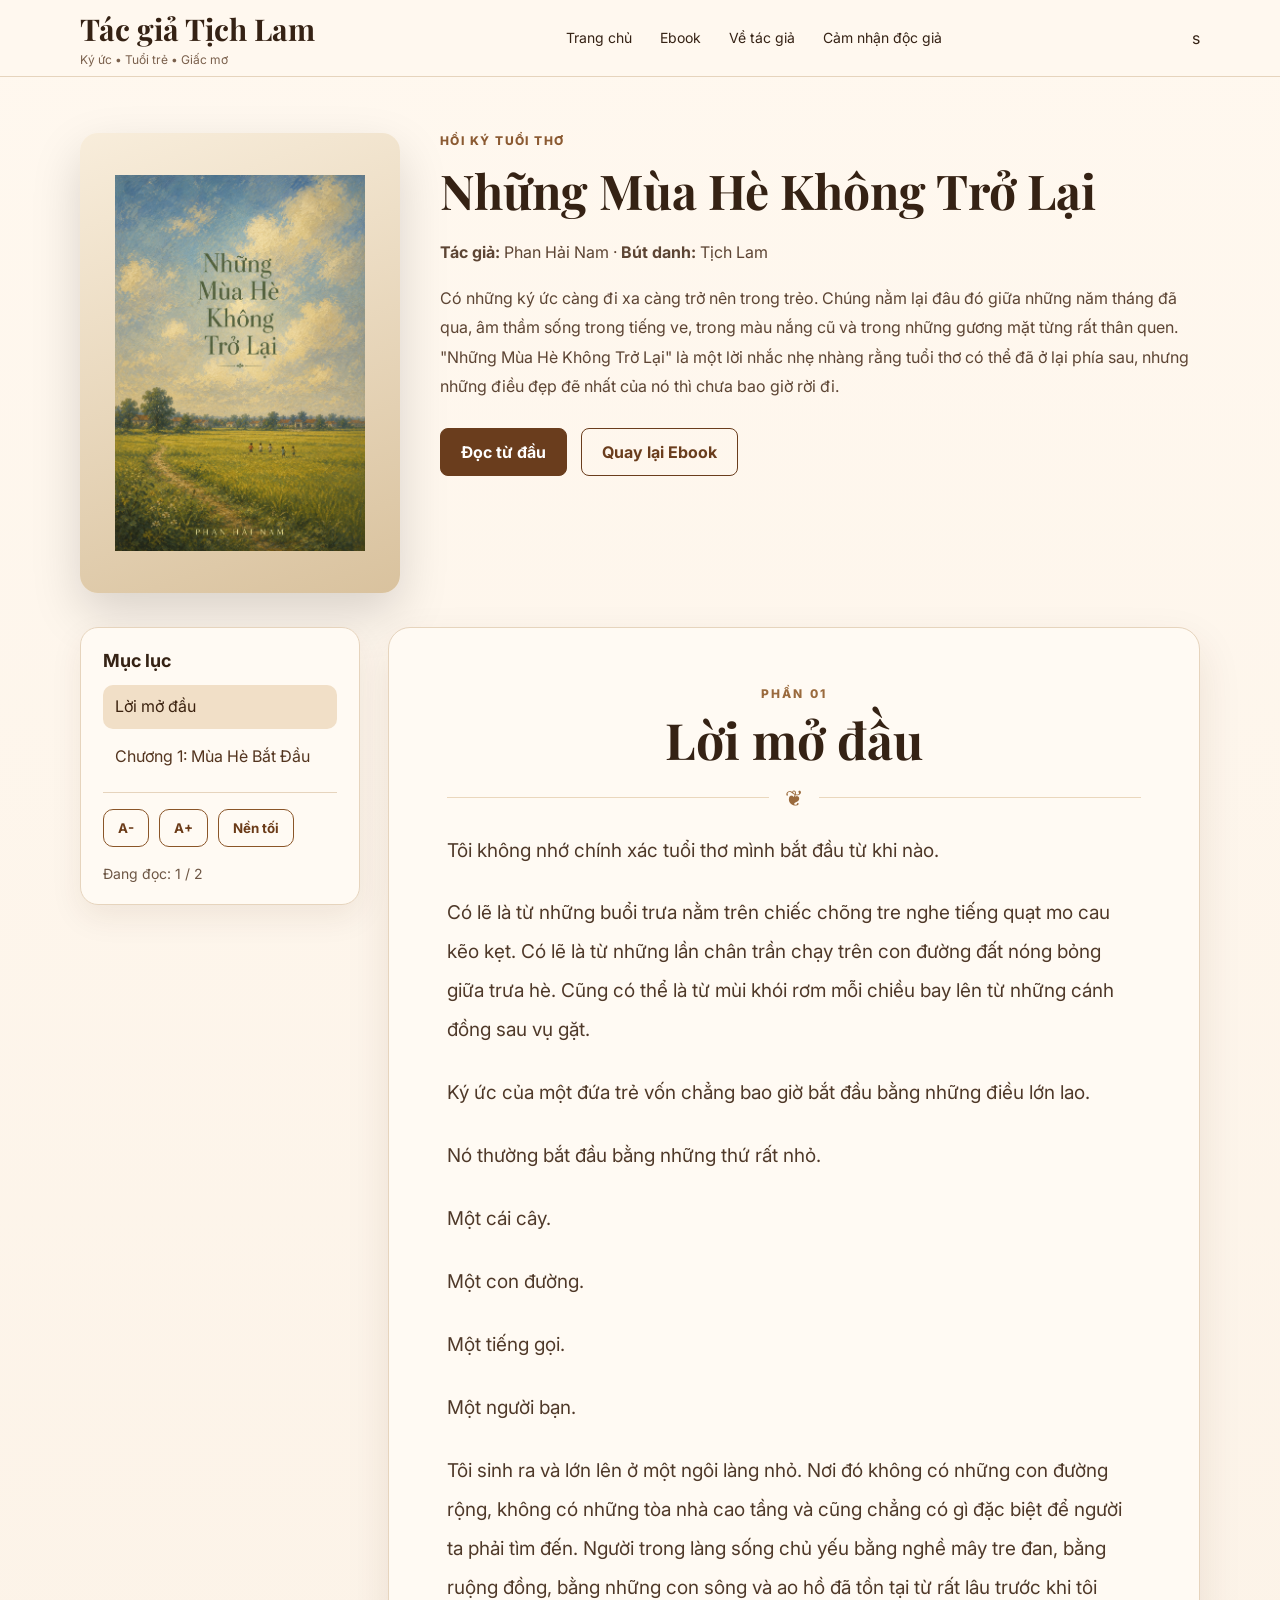
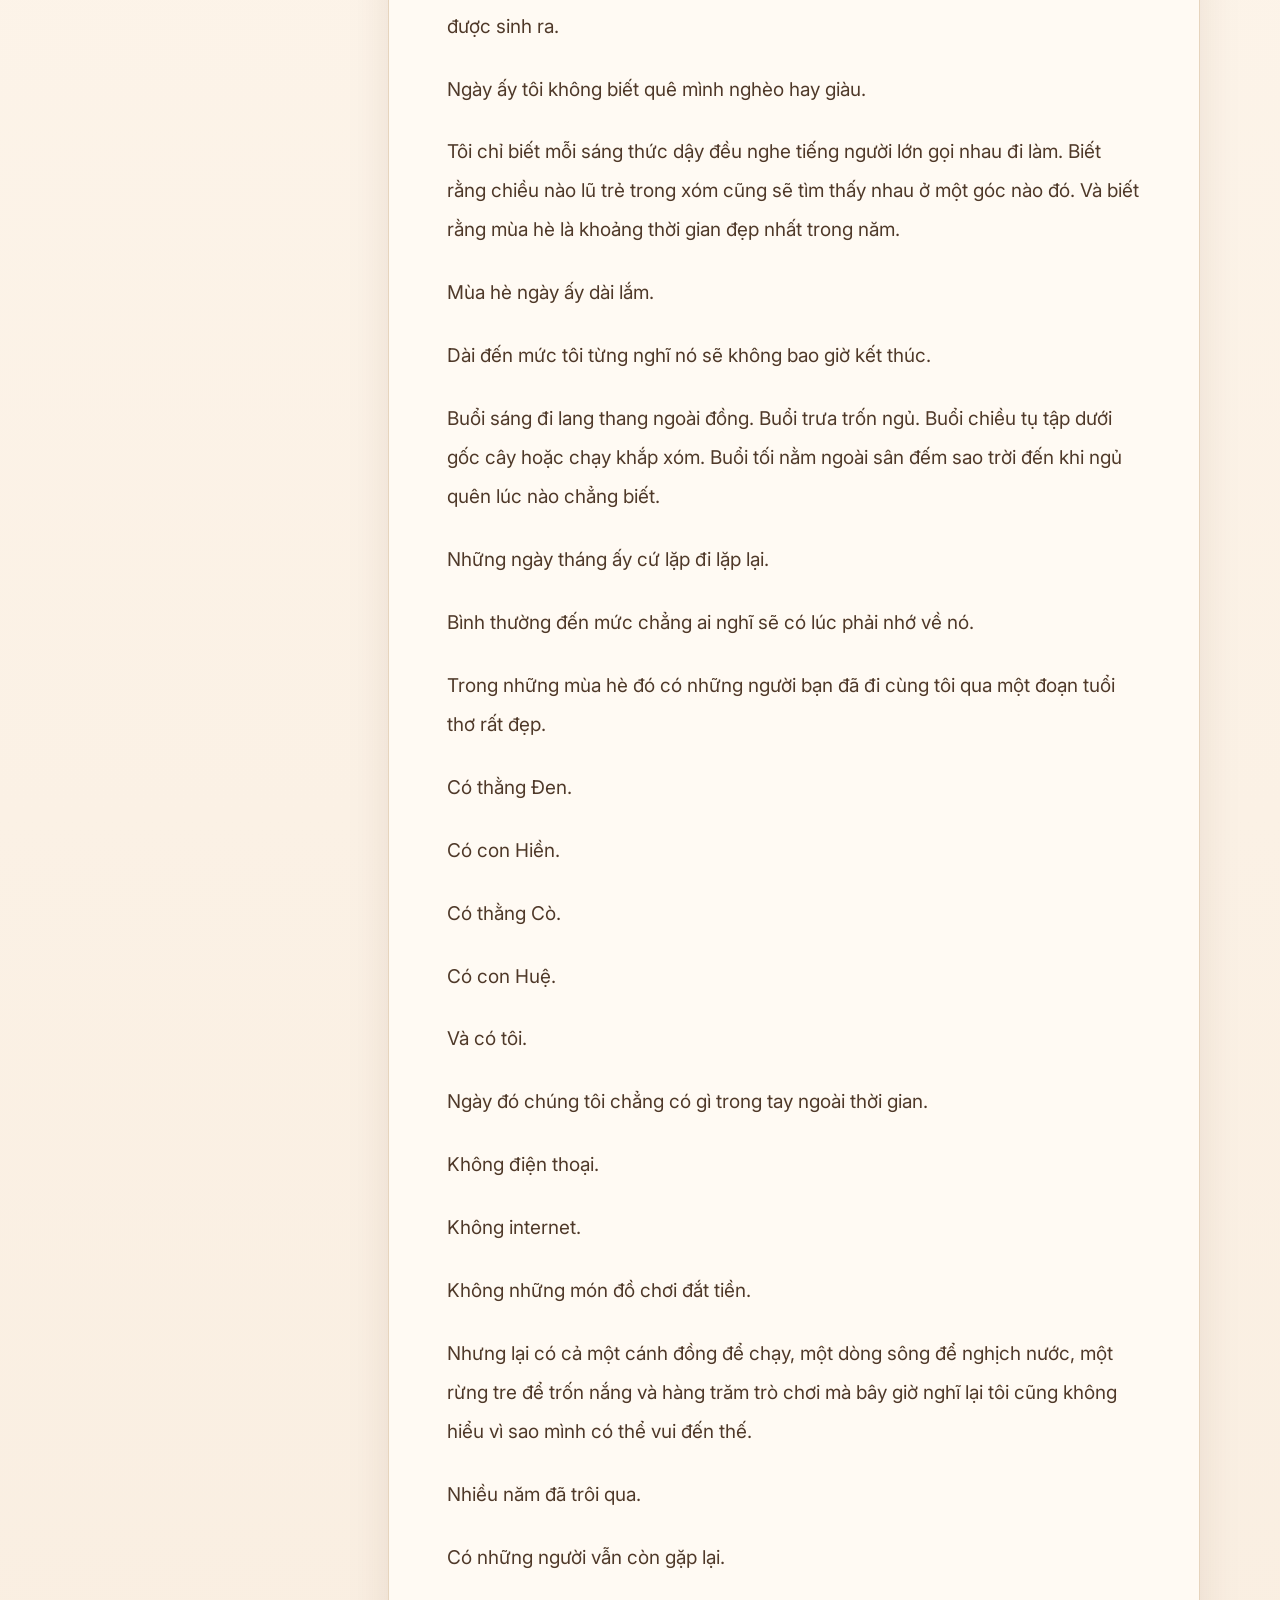
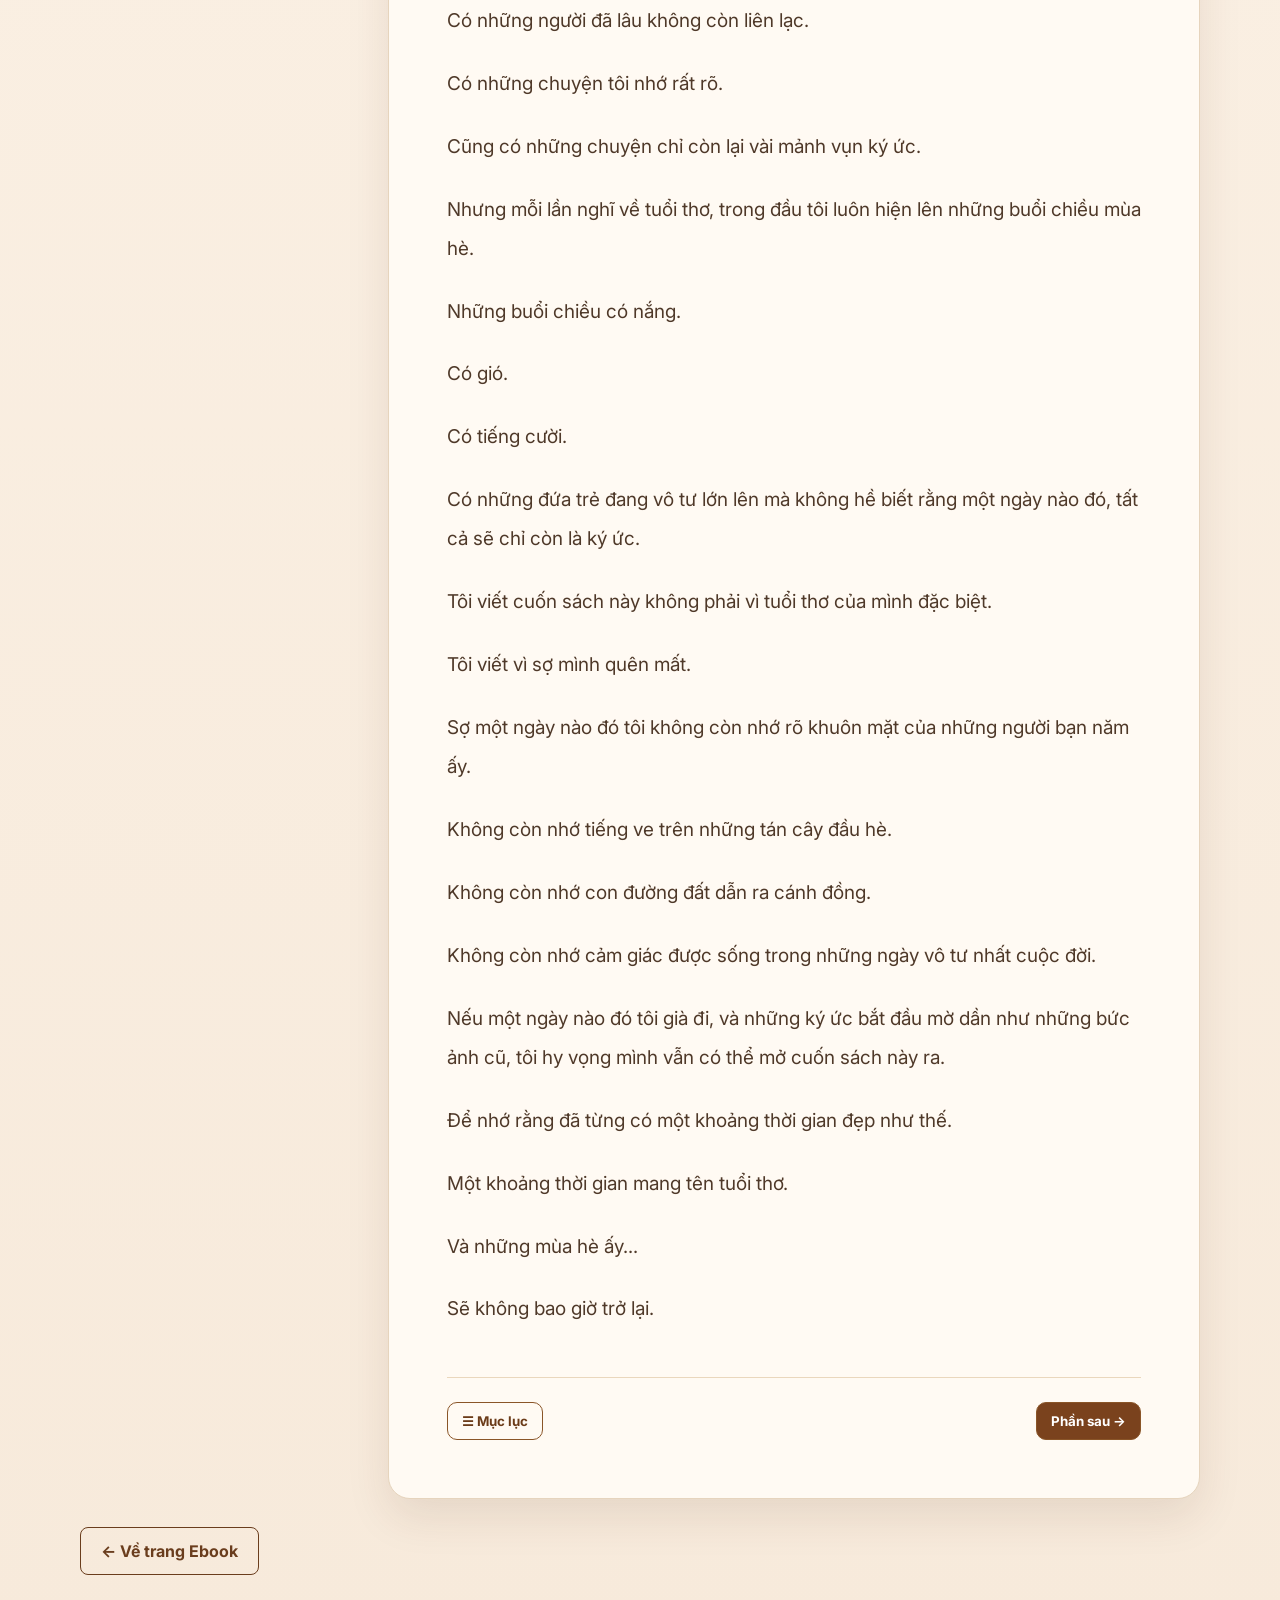
<file: books/nhung-mua-he-khong-tro-lai.html>
<!DOCTYPE html>
<html lang="vi">
<head>
  <meta charset="UTF-8">
  <meta name="viewport" content="width=device-width, initial-scale=1.0">
  <title>Những Mùa Hè Không Trở Lại - Tác giả Tịch Lam</title>

  <link rel="preconnect" href="https://fonts.googleapis.com">
  <link rel="preconnect" href="https://fonts.gstatic.com" crossorigin>
  <link href="https://fonts.googleapis.com/css2?family=Inter:wght@400;600;700;800&family=Playfair+Display:wght@600;700;800&display=swap" rel="stylesheet">
  <link rel="stylesheet" href="../style.css">

  <style>
    .ebookShell {
      display: grid;
      grid-template-columns: 280px minmax(0, 1fr);
      gap: 28px;
      align-items: start;
      margin-top: 34px;
    }

    .ebookToc {
      position: sticky;
      top: 95px;
      background: #fffaf3;
      border: 1px solid var(--line, #e8d3b8);
      border-radius: 18px;
      padding: 22px;
      box-shadow: 0 12px 32px rgba(82,44,16,.08);
    }

    .ebookToc b {
      display: block;
      margin-bottom: 14px;
      font-size: 18px;
    }

    .ebookToc a {
      display: block;
      padding: 11px 12px;
      border-radius: 10px;
      color: #54351f;
      line-height: 1.35;
      margin-bottom: 6px;
      transition: .2s;
    }

    .ebookToc a:hover,
    .ebookToc a.active {
      background: #f1dfc7;
      color: #3b220f;
    }

    .readerTools {
      display: flex;
      gap: 10px;
      flex-wrap: wrap;
      margin-top: 14px;
      padding-top: 16px;
      border-top: 1px solid var(--line, #e8d3b8);
    }

    .toolBtn,
    .readerNavBtn {
      border: 1px solid #8a5528;
      background: transparent;
      color: #6b3b18;
      border-radius: 10px;
      padding: 10px 14px;
      cursor: pointer;
      font-weight: 700;
      font-family: Inter, Arial, sans-serif;
    }

    .toolBtn.active,
    .readerNavBtn.primary {
      background: #7a421d;
      color: #fff;
    }

    .ebookReader {
      min-width: 0;
    }

    .chapterPage {
      display: none;
      background: #fffaf3;
      border: 1px solid var(--line, #e8d3b8);
      border-radius: 22px;
      padding: clamp(28px, 5vw, 58px);
      box-shadow: 0 18px 44px rgba(82,44,16,.10);
      scroll-margin-top: 100px;
    }

    .chapterPage.active {
      display: block;
      animation: fadeChapter .25s ease;
    }

    @keyframes fadeChapter {
      from { opacity: 0; transform: translateY(8px); }
      to { opacity: 1; transform: translateY(0); }
    }

    .chapterTop {
      text-align: center;
      margin-bottom: 34px;
      padding-bottom: 28px;
      border-bottom: 1px solid #ead7bd;
      position: relative;
    }

    .chapterTop:after {
      content: "❦";
      position: absolute;
      left: 50%;
      bottom: -14px;
      transform: translateX(-50%);
      background: #fffaf3;
      padding: 0 16px;
      color: #9a6a3d;
      font-size: 22px;
    }

    .chapterTop span {
      display: block;
      text-transform: uppercase;
      letter-spacing: .18em;
      color: #9a6a3d;
      font-size: 12px;
      font-weight: 800;
      margin-bottom: 10px;
    }

    .chapterTop h2 {
      margin: 0;
      font-size: clamp(32px, 5vw, 50px);
      line-height: 1.15;
    }

    .chapterText {
      max-width: 820px;
      margin: auto;
    }

    .chapterText p {
      font-size: var(--reader-font-size, 19px);
      line-height: 2.05;
      margin: 0 0 24px;
      color: #4f3929;
      text-align: left;
    }

    .chapterNav {
      max-width: 820px;
      margin: 48px auto 0;
      padding-top: 24px;
      border-top: 1px solid #ead7bd;
      display: flex;
      justify-content: space-between;
      gap: 12px;
      flex-wrap: wrap;
    }

    .readerProgress {
      margin-top: 18px;
      font-size: 14px;
      color: #6d5644;
    }

    body.readerDark {
      background: #201206;
    }

    body.readerDark .bookPage,
    body.readerDark .chapterPage,
    body.readerDark .ebookToc {
      background: #2a1608;
      border-color: #5c361c;
    }

    body.readerDark .chapterText p,
    body.readerDark .ebookToc a,
    body.readerDark .readerProgress {
      color: #f1dfc7;
    }

    body.readerDark .chapterTop h2,
    body.readerDark .ebookToc b {
      color: #fff2dd;
    }

    body.readerDark .chapterTop:after {
      background: #2a1608;
    }

    body.readerDark .toolBtn,
    body.readerDark .readerNavBtn {
      color: #f1dfc7;
      border-color: #c6945d;
    }

    @media (max-width: 900px) {
      .ebookShell {
        grid-template-columns: 1fr;
      }

      .ebookToc {
        position: relative;
        top: 0;
      }

      .chapterNav {
        flex-direction: column;
      }

      .readerNavBtn {
        width: 100%;
      }
    }
  </style>
</head>

<body>
<header class="topbar">
  <div class="container nav">
    <a class="logo" href="../index.html">
      Tác giả Tịch Lam
      <span>Ký ức • Tuổi trẻ • Giấc mơ</span>
    </a>

   <nav class="menu">
    <a href="/tac-gia-tich-lam/index.html">Trang chủ</a>
    <a href="/tac-gia-tich-lam/ebook.html">Ebook</a>
    <a href="/tac-gia-tich-lam/tac-gia.html">Về tác giả</a>
    <a href="/tac-gia-tich-lam/doc-gia.html">Cảm nhận độc giả</a>
</nav>s

    <span class="hamb">☰</span>
  </div>
</header>

<main class="bookPage">
  <div class="container">

    <section class="bookIntro">
      <div class="bigCover">
        <img src="../images/nhung-mua-he1.png" alt="Những Mùa Hè Không Trở Lại">
      </div>

      <div class="bookInfo">
        <div class="eyebrow">Hồi ký tuổi thơ</div>
        <h1>Những Mùa Hè Không Trở Lại</h1>

        <p><b>Tác giả:</b> Phan Hải Nam · <b>Bút danh:</b> Tịch Lam</p>

        <p>
          Có những ký ức càng đi xa càng trở nên trong trẻo. Chúng nằm lại đâu đó giữa những năm tháng đã qua,
          âm thầm sống trong tiếng ve, trong màu nắng cũ và trong những gương mặt từng rất thân quen.
          "Những Mùa Hè Không Trở Lại" là một lời nhắc nhẹ nhàng rằng tuổi thơ có thể đã ở lại phía sau,
          nhưng những điều đẹp đẽ nhất của nó thì chưa bao giờ rời đi.
        </p>

        <div class="heroActions">
          <a class="btn" href="#reader">Đọc từ đầu</a>
          <a class="btn light" href="../ebook.html">Quay lại Ebook</a>
        </div>
      </div>
    </section>

    <section id="reader" class="readerWrap ebookShell">
      <aside class="ebookToc">
        <b>Mục lục</b>
        <a href="#loi-mo-dau" data-chapter="0">Lời mở đầu</a>
<a href="#chuong-1" data-chapter="1">Chương 1: Mùa Hè Bắt Đầu</a>

        <div class="readerTools">
          <button class="toolBtn" id="fontMinus">A-</button>
          <button class="toolBtn" id="fontPlus">A+</button>
          <button class="toolBtn" id="darkToggle">Nền tối</button>
        </div>

        <div class="readerProgress" id="readerProgress">Đang đọc: 1 / 2</div>
      </aside>

      <article class="ebookReader">
        
<section class="chapterPage active" id="loi-mo-dau" data-index="0">
  <div class="chapterTop">
    <span>Phần 01</span>
    <h2>Lời mở đầu</h2>
  </div>
  <div class="chapterText">
    <p>Tôi không nhớ chính xác tuổi thơ mình bắt đầu từ khi nào.</p>
<p>Có lẽ là từ những buổi trưa nằm trên chiếc chõng tre nghe tiếng quạt mo cau kẽo kẹt. Có lẽ là từ những lần chân trần chạy trên con đường đất nóng bỏng giữa trưa hè. Cũng có thể là từ mùi khói rơm mỗi chiều bay lên từ những cánh đồng sau vụ gặt.</p>
<p>Ký ức của một đứa trẻ vốn chẳng bao giờ bắt đầu bằng những điều lớn lao.</p>
<p>Nó thường bắt đầu bằng những thứ rất nhỏ.</p>
<p>Một cái cây.</p>
<p>Một con đường.</p>
<p>Một tiếng gọi.</p>
<p>Một người bạn.</p>
<p>Tôi sinh ra và lớn lên ở một ngôi làng nhỏ. Nơi đó không có những con đường rộng, không có những tòa nhà cao tầng và cũng chẳng có gì đặc biệt để người ta phải tìm đến. Người trong làng sống chủ yếu bằng nghề mây tre đan, bằng ruộng đồng, bằng những con sông và ao hồ đã tồn tại từ rất lâu trước khi tôi được sinh ra.</p>
<p>Ngày ấy tôi không biết quê mình nghèo hay giàu.</p>
<p>Tôi chỉ biết mỗi sáng thức dậy đều nghe tiếng người lớn gọi nhau đi làm. Biết rằng chiều nào lũ trẻ trong xóm cũng sẽ tìm thấy nhau ở một góc nào đó. Và biết rằng mùa hè là khoảng thời gian đẹp nhất trong năm.</p>
<p>Mùa hè ngày ấy dài lắm.</p>
<p>Dài đến mức tôi từng nghĩ nó sẽ không bao giờ kết thúc.</p>
<p>Buổi sáng đi lang thang ngoài đồng. Buổi trưa trốn ngủ. Buổi chiều tụ tập dưới gốc cây hoặc chạy khắp xóm. Buổi tối nằm ngoài sân đếm sao trời đến khi ngủ quên lúc nào chẳng biết.</p>
<p>Những ngày tháng ấy cứ lặp đi lặp lại.</p>
<p>Bình thường đến mức chẳng ai nghĩ sẽ có lúc phải nhớ về nó.</p>
<p>Trong những mùa hè đó có những người bạn đã đi cùng tôi qua một đoạn tuổi thơ rất đẹp.</p>
<p>Có thằng Đen.</p>
<p>Có con Hiền.</p>
<p>Có thằng Cò.</p>
<p>Có con Huệ.</p>
<p>Và có tôi.</p>
<p>Ngày đó chúng tôi chẳng có gì trong tay ngoài thời gian.</p>
<p>Không điện thoại.</p>
<p>Không internet.</p>
<p>Không những món đồ chơi đắt tiền.</p>
<p>Nhưng lại có cả một cánh đồng để chạy, một dòng sông để nghịch nước, một rừng tre để trốn nắng và hàng trăm trò chơi mà bây giờ nghĩ lại tôi cũng không hiểu vì sao mình có thể vui đến thế.</p>
<p>Nhiều năm đã trôi qua.</p>
<p>Có những người vẫn còn gặp lại.</p>
<p>Có những người đã lâu không còn liên lạc.</p>
<p>Có những chuyện tôi nhớ rất rõ.</p>
<p>Cũng có những chuyện chỉ còn lại vài mảnh vụn ký ức.</p>
<p>Nhưng mỗi lần nghĩ về tuổi thơ, trong đầu tôi luôn hiện lên những buổi chiều mùa hè.</p>
<p>Những buổi chiều có nắng.</p>
<p>Có gió.</p>
<p>Có tiếng cười.</p>
<p>Có những đứa trẻ đang vô tư lớn lên mà không hề biết rằng một ngày nào đó, tất cả sẽ chỉ còn là ký ức.</p>
<p>Tôi viết cuốn sách này không phải vì tuổi thơ của mình đặc biệt.</p>
<p>Tôi viết vì sợ mình quên mất.</p>
<p>Sợ một ngày nào đó tôi không còn nhớ rõ khuôn mặt của những người bạn năm ấy.</p>
<p>Không còn nhớ tiếng ve trên những tán cây đầu hè.</p>
<p>Không còn nhớ con đường đất dẫn ra cánh đồng.</p>
<p>Không còn nhớ cảm giác được sống trong những ngày vô tư nhất cuộc đời.</p>
<p>Nếu một ngày nào đó tôi già đi, và những ký ức bắt đầu mờ dần như những bức ảnh cũ, tôi hy vọng mình vẫn có thể mở cuốn sách này ra.</p>
<p>Để nhớ rằng đã từng có một khoảng thời gian đẹp như thế.</p>
<p>Một khoảng thời gian mang tên tuổi thơ.</p>
<p>Và những mùa hè ấy...</p>
<p>Sẽ không bao giờ trở lại.</p>
  </div>
  <div class="chapterNav">
    
    <button class="readerNavBtn light" data-toc>☰ Mục lục</button>
    <button class="readerNavBtn primary" data-goto="1">Phần sau →</button>
  </div>
</section>

<section class="chapterPage " id="chuong-1" data-index="1">
  <div class="chapterTop">
    <span>Phần 02</span>
    <h2>Chương 1: Mùa Hè Bắt Đầu</h2>
  </div>
  <div class="chapterText">
    <p>Mùa hè năm tôi tám tuổi, thứ tôi ghét nhất trên đời là ngủ trưa.</p>
<p>Đến bây giờ tôi vẫn không hiểu tại sao người lớn lại tin rằng một đứa trẻ có thể ngủ được vào những ngày hè như thế. Ngoài trời nắng vàng như mật, tiếng ve kêu râm ran trên những tán cây từ sáng đến tối, bạn bè đang chạy khắp xóm, còn cả thế giới dường như đang ở ngoài kia chờ mình khám phá. Vậy mà sau bữa cơm trưa, tất cả bọn trẻ trong làng đều bị lùa về nhà như một đàn vịt, đứa nào đứa nấy phải nằm im trên giường hoặc trên chõng tre, nhắm mắt ngủ cho tới khi mặt trời dịu bớt.</p>
<p>Nhà tôi nằm ở giữa làng. Đó là một ngôi nhà ngói đỏ với khoảng sân gạch đã cũ. Mỗi lần trời mưa, nước đọng lại giữa các khe gạch rồi vài hôm sau rêu xanh bắt đầu mọc lên. Hồi nhỏ tôi rất thích ngồi nhìn những mảng rêu ấy. Chúng khiến tôi có cảm giác như mình đang nhìn xuống một khu rừng thu nhỏ, nơi lũ kiến là những người khổng lồ đang băng qua những ngọn núi xanh mướt. Trước sân có hai cây xoài và một cây ổi già. Cây ổi ấy có mặt ở đó từ trước khi tôi sinh ra. Nó già đến mức chẳng ai trong nhà nhớ nổi tuổi của nó nữa. Những cành cây xù xì vươn ngang ra bốn phía, che mát gần nửa khoảng sân mỗi khi chiều xuống.</p>
<p>Hôm ấy, sau bữa cơm trưa, mẹ trải chiếu trên chiếc chõng tre giữa nhà rồi bảo tôi đi ngủ như mọi ngày. Ngoài hiên, bố mẹ đã bắt đầu làm việc trở lại. Trước mặt họ là những bó tre đã được chẻ sẵn từ sáng. Mẹ tôi ngồi đan rổ, còn Bố chẻ nan. Những động tác ấy lặp đi lặp lại mỗi ngày đến mức tôi từng có cảm giác bố mẹ mình sinh ra đã biết làm nghề mây tre đan. Thực ra không chỉ bố mẹ tôi. Cả làng tôi đều như thế. Buổi trưa đi dọc từ đầu làng tới cuối xóm, người ta sẽ thấy những người đàn ông ngồi vót tre trước hiên nhà, những người phụ nữ vừa làm việc vừa trò chuyện dưới bóng râm. Nhà này gọi vọng sang nhà kia. Tiếng cười thỉnh thoảng lại vang lên giữa cái nắng chang chang. Có cảm giác như cả ngôi làng đang cùng thức, chỉ riêng lũ trẻ là bị ép phải ngủ.</p>
<p>Tôi nằm trên chõng tre, mắt nhắm hờ nhưng tai vẫn lắng nghe mọi thứ bên ngoài. Tiếng dao chẻ nan vang lên lách cách. Tiếng đóng thúng mủng từ một ngôi nhà nào đó vọng lại. Xa hơn là tiếng người gọi nhau ngoài ngõ. Và phủ lên tất cả là tiếng ve mùa hè. Tiếng ve nhiều đến mức có những hôm tôi ngỡ như cả bầu trời đang rung lên. Tôi trở mình lần thứ nhất. Rồi lần thứ hai. Rồi lần thứ ba. Càng cố ngủ tôi càng tỉnh. Trong đầu chỉ nghĩ tới bãi bắn bi sau đình làng, tới thằng Đen, thằng Cò và đám bạn chắc lúc này đã tụ tập đông đủ dưới gốc sà cừ.</p>
<p>Đúng lúc ấy, từ đầu ngõ vang lên một tiếng huýt sáo quen thuộc. Âm thanh ấy ngắn rồi kéo dài thêm một nhịp nữa. Tôi mở bừng mắt. Chẳng cần nhìn cũng biết là thằng Đen. Trong cả cái làng này, chỉ có nó mới huýt sáo theo cái kiểu kỳ quặc như thế. Tôi khẽ ngồi dậy rồi ghé mắt nhìn qua khung cửa. Quả nhiên, dưới bóng tre đầu ngõ là hai cái đầu đang lấp ló. Thằng Đen đứng phía trước, còn thằng Cò đứng phía sau. Cả hai đứa đều đang ngó nghiêng về phía nhà tôi với vẻ mặt sốt ruột như thể nếu chậm thêm vài phút nữa thì trận bắn bi ngoài đình làng sẽ kết thúc mất.</p>
<p>Tôi đưa tay ra hiệu.</p>
<p>Thằng Cò lập tức vẫy vẫy như sợ tôi không nhìn thấy. Nó còn chỉ tay về phía cuối làng rồi làm bộ mặt nhăn nhó, ý bảo bọn kia đang đợi lâu lắm rồi. Trong khi đó, thằng Đen vẫn đứng yên. Nó chỉ nhìn tôi rồi hất nhẹ đầu một cái.</p>
<p>Chỉ thế thôi là đủ.</p>
<p>Trong đám bạn của tôi, thằng Đen luôn như vậy. Nó ít nói đến mức nhiều khi tôi tự hỏi không biết một ngày nó có dùng hết nổi một trăm từ hay không. Nhưng lạ ở chỗ, những lúc cần hiểu nhau thì chẳng cần nói gì nhiều.</p>
<p>Tôi nhìn ra ngoài ngõ rồi lại nhìn về phía hiên nhà. Bố vẫn đang chẻ nan. Mẹ tôi vẫn cúi đầu bên chiếc rổ đang còn đan dở.</p>
<p>Tiếng dao tách những thanh tre thành từng sợi nan mỏng vang lên đều đều. Thỉnh thoảng bố lại dùng sống dao gõ nhẹ vào khung tre để chỉnh lại cho đều. Những âm thanh ấy quen thuộc đến mức tưởng như chẳng bao giờ dứt.</p>
<p>Tôi chờ thêm một lúc nữa.</p>
<p>Rồi lại một lúc nữa.</p>
<p>Ngoài kia, thằng Cò bắt đầu sốt ruột. Nó nhặt một cục đất nhỏ ném về phía cổng nhà tôi. Cục đất rơi xuống đường, lăn thêm vài vòng rồi nằm im.</p>
<p>Tôi lườm nó.</p>
<p>Nó cười toe toét.</p>
<p>Nếu không phải vì đang bị nhốt trong nhà, có lẽ tôi đã chạy ra đấm cho nó một cái.</p>
<p>Tiếng ve vẫn kêu râm ran trên những tán cây. Một cơn gió nóng lùa qua cửa mang theo mùi tre mới chẻ từ ngoài hiên vào. Tôi quay đầu nhìn mẹ lần nữa. Bà đang cúi xuống lựa những sợi nan bố vừa chẻ xong, hoàn toàn không để ý tới tôi.</p>
<p>Đó là cơ hội.</p>
<p>Tôi nhẹ nhàng chống tay xuống chõng rồi bước chân xuống nền nhà. Từng động tác đều chậm tới mức chính tôi cũng thấy sốt ruột. Hồi ấy tôi luôn tin rằng chỉ cần mình đi đủ nhẹ thì người lớn sẽ không phát hiện được.</p>
<p>Sau này nghĩ lại, tôi nghi ngờ rằng người lớn biết hết.</p>
<p>Họ chỉ giả vờ không biết mà thôi.</p>
<p>Tôi đi ngang qua chiếc bàn gỗ giữa nhà. Trên bàn vẫn còn chiếc bát nước chè bố uống dở sau bữa cơm trưa. Tôi khựng lại vài giây rồi tiếp tục bước đi.</p>
<p>Khoảng cách từ chõng tre tới cửa nhà chưa tới chục bước chân. Nhưng hôm ấy nó dài chẳng khác nào từ làng tôi lên Hà Nội. Mỗi bước đi đều khiến tim tôi đập mạnh hơn. Ra tới cửa, tôi khẽ thở phào. Chỉ cần bước qua sân là xong.</p>
<p>Ngoài cổng, thằng Cò đã bắt đầu cười. Có lẽ nó nghĩ tôi sắp thành công rồi. Ngay cả thằng Đen cũng thôi không nhìn đi chỗ khác nữa mà đứng yên quan sát.</p>
<p>Tôi bước xuống bậc thềm.</p>
<p>Rồi đúng lúc ấy, giọng mẹ vang lên phía sau.</p>
<p>- Đi đâu đấy?</p>
<p>Tôi đứng chết trân.</p>
<p>Cả khoảng sân bỗng im phăng phắc. Ngay cả tiếng ve dường như cũng nhỏ đi một chút.</p>
<p>Tôi quay đầu lại.</p>
<p>Mẹ đang nhìn tôi.</p>
<p>Tôi nhìn mẹ.</p>
<p>Hai mẹ con nhìn nhau.</p>
<p>Trong vài giây ngắn ngủi ấy, đầu óc tôi hoạt động với tốc độ chưa từng có. Hàng chục lý do hiện lên rồi biến mất. Cuối cùng, tôi chọn một lý do nghe có vẻ ít vô lý nhất.</p>
<p>- Con... đi uống nước.</p>
<p>Mẹ nhíu mày.</p>
<p>- Uống nước ngoài đường à?</p>
<p>Tôi cười. Một nụ cười rất ngốc. Đến tận bây giờ nghĩ lại tôi vẫn thấy ngốc.</p>
<p>Mẹ đặt bó nan xuống bên cạnh. Rồi chậm rãi đứng dậy. Chỉ cần nhìn thấy động tác ấy thôi là tôi biết mọi chuyện không ổn rồi.</p>
<p>Quả nhiên, bàn tay mẹ với lấy cây roi tre dựng cạnh cột hiên.</p>
<p>Tôi quay người bỏ chạy.</p>
<p>Tiếng dép đập xuống sân gạch lộp bộp. Tôi lao một mạch về phía cây ổi giữa sân rồi vòng qua thân cây. Mẹ đuổi theo phía sau. Hai mẹ con chạy vòng quanh gốc ổi như đang chơi một trò đuổi bắt kỳ lạ.</p>
<p>Ngoài cổng, thằng Cò cười đến mức gập cả người lại.</p>
<p>- Chạy đi! Chạy đi!</p>
<p>Nó vừa cười vừa hét.</p>
<p>Thằng phản bội.</p>
<p>Tôi nghiến răng thề trong bụng rằng lát nữa ra đình làng nhất định sẽ lấy hết bi của nó. Nhưng trước tiên tôi phải sống sót đã. Cuộc rượt đuổi kéo dài thêm vài vòng. Cuối cùng mẹ cũng dừng lại, vừa thở vừa chống tay lên hông nhìn tôi. Tôi đứng phía bên kia gốc ổi, cũng thở chẳng khác gì.</p>
<p>Một lúc sau, mẹ lắc đầu.</p>
<p>- Đi thì đi luôn đi. Chiều về đừng để tao phải đi tìm.</p>
<p>Tôi ngẩn người mất một giây. Rồi ngay giây tiếp theo đã phóng thẳng ra cổng như một mũi tên vừa được tháo dây.</p>
<p>Thằng Cò né sang một bên.</p>
<p>Thằng Đen ném cho tôi túi bi ve.</p>
<p>- Đi thôi.</p>
<p>Nó nói ngắn gọn.</p>
<p>Tôi gật đầu.</p>
<p>Ba đứa nhìn nhau rồi cùng quay về phía con đường đất chạy ra cuối làng. Ngoài kia, nắng hè vẫn vàng rực trên những lũy tre và đâu đó dưới bóng cây sà cừ sau đình làng, một buổi chiều dài đang đợi chúng tôi.</p>
<p>Con đường đất trước mặt sáng lóa dưới nắng. Vừa chạy khỏi cổng nhà được một đoạn, tôi đã nghe thấy tiếng mẹ gọi với theo phía sau. Nội dung đại khái vẫn là những lời cảnh cáo quen thuộc mà đứa trẻ nào ở quê cũng từng nghe ít nhất vài trăm lần trong đời.</p>
<p>Đừng ra sông.</p>
<p>Đừng đánh nhau.</p>
<p>Đừng nghịch dại.</p>
<p>Và nhớ về trước khi trời tối.</p>
<p>Tất nhiên, chúng tôi chẳng đứa nào thật sự để tâm tới những điều ấy.</p>
<p>Ít nhất là lúc đó.</p>
<p>Thằng Cò đi bên cạnh vẫn chưa thôi cười.</p>
<p>- Mặt mày lúc nãy buồn cười thật.</p>
<p>- Im đi.</p>
<p>- Tao tưởng hôm nay mày bị nhốt luôn rồi.</p>
<p>- Im không tao đấm bây giờ.</p>
<p>Nó cười càng to hơn.</p>
<p>Tôi biết nói tiếp cũng vô ích nên quay sang nhìn thằng Đen. Nó vẫn đi phía trước như mọi khi, tay đút túi quần, chân đá mấy viên sỏi ven đường. Trong đám ba đứa, nó luôn là đứa ít nói nhất. Nhiều lúc tôi và thằng Cò cãi nhau ầm ĩ cả quãng đường, quay sang mới phát hiện nó chẳng nói câu nào.</p>
<p>Nhưng kỳ lạ là chẳng ai thấy điều đó bất thường.</p>
<p>Có những người chỉ cần có mặt là đủ.</p>
<p>Thằng Đen là kiểu người như thế.</p>
<p>Chúng tôi đi hết con ngõ nhỏ rồi nhập vào con đường đất lớn chạy quanh làng. Nắng tháng sáu trải dài trên mặt đường thành một màu vàng chói mắt. Xa xa, hơi nóng bốc lên khiến mọi thứ như nhòe đi. Những bụi tre ven đường đổ bóng loang lổ xuống mặt đất. Gió thổi qua làm lá tre va vào nhau xào xạc.</p>
<p>Làng tôi có rất nhiều tre.</p>
<p>Nhiều đến mức hồi nhỏ tôi từng nghĩ nơi nào trên thế giới cũng phải có tre như vậy. Tre mọc quanh bờ ao. Tre đứng sau những ngôi nhà. Tre chạy dọc các con đường đất. Có những bụi tre già thân to đến mức hai đứa trẻ ôm không xuể. Mỗi lần có gió lớn, cả lũy tre lại nghiêng mình xào xạc như đang trò chuyện với nhau.</p>
<p>Đi được một đoạn, chúng tôi gặp mấy bà, mấy cô đang ngồi dưới bóng tre làm việc.</p>
<p>Những bó tre được chẻ sẵn chất thành đống bên cạnh. Người đan rổ. Người đan rá. Người ngồi lựa nan. Vừa làm vừa nói chuyện. Tiếng cười thỉnh thoảng lại vang lên giữa buổi trưa yên ắng.</p>
<p>Một bà nhìn thấy chúng tôi thì cười.</p>
<p>- Ba thằng quỷ lại trốn ngủ phải không?</p>
<p>Thằng Cò nhanh miệng đáp:</p>
<p>- Bọn cháu đi học thêm.</p>
<p>Cả đám người lớn phá lên cười. Đến chính nó cũng không nhịn được cười. Ở tuổi đó, chúng tôi luôn nghĩ mình nói dối rất giỏi. Nhưng người lớn hình như nhìn cái là biết.</p>
<p>Đi thêm một đoạn nữa, nhà cửa bắt đầu thưa dần. Những khoảng vườn rộng xuất hiện nhiều hơn. Có nhà trồng chuối. Có nhà trồng mít. Có nhà nuôi cả đàn vịt chạy lạch bạch ngoài đường. Một con chó vàng nằm dưới gốc cây thấy chúng tôi chạy qua thì ngẩng đầu nhìn rồi lại lười biếng nằm xuống.</p>
<p>Xa xa phía bên phải là khu chợ nhỏ của làng.</p>
<p>Buổi trưa chợ gần như tan hết. Chỉ còn vài người bán rau ngồi lại dưới những tấm bạt cũ. Mấy chiếc xe đạp dựng nghiêng bên lề đường. Một bà cụ đang phe phẩy chiếc quạt nan trước sạp hàng. Không khí yên ả đến mức tôi có cảm giác cả ngôi làng đang chậm lại dưới cái nắng đầu hè.</p>
<p>Nhưng với bọn trẻ chúng tôi thì khác.</p>
<p>Mùa hè chẳng bao giờ chậm cả. Nó luôn trôi rất nhanh. Nhanh đến mức vừa mới sáng đã thành trưa, vừa mới trưa đã tới chiều. Và chẳng ai muốn lãng phí một phút nào.</p>
<p>- Nhanh lên. – tôi nói</p>
<p>Thằng Đen đột nhiên lên tiếng.</p>
<p>Đó là câu dài nhất nó nói từ lúc rời khỏi nhà tôi tới giờ.</p>
<p>- Tao nghe bảo thằng Hưng mang nguyên hộp bi mới ra.</p>
<p>Mắt thằng Cò sáng lên.</p>
<p>- Thật không?</p>
<p>- Thật.</p>
<p>- Thế thì phải lấy hết của nó.</p>
<p>Tôi bật cười.</p>
<p>Đó chính là cách suy nghĩ của trẻ con ngày ấy. Một hộp bi mới có sức hấp dẫn chẳng khác nào kho báu. Đứa nào sở hữu nhiều bi đẹp nhất sẽ trở thành người được ngưỡng mộ nhất trong đám.</p>
<p>Con đường trước mặt bắt đầu mở rộng. Những mái nhà thấp dần ở lại phía sau. Trước mắt chúng tôi là cánh đồng. Gió từ ngoài đồng thổi tới mang theo mùi lúa non và mùi đất. Từng đợt gió lướt qua làm những thửa ruộng gợn lên như sóng. Xa hơn nữa, dưới ánh nắng mùa hè, mặt nước sông lấp lánh như được phủ một lớp bạc mỏng.</p>
<p>Tôi nhìn dòng sông một lúc.</p>
<p>Rồi lại nhìn về phía đình làng.</p>
<p>Từ đây đã có thể thấy tán cây sà cừ khổng lồ vươn lên khỏi những mái ngói cũ. Dưới bóng cây ấy, tiếng hò hét của bọn trẻ bắt đầu vọng tới theo gió.</p>
<p>Thằng Cò lập tức tăng tốc.</p>
<p>Tôi và thằng Đen chạy theo phía sau.</p>
<p>Chỉ ít phút nữa thôi, chúng tôi sẽ có mặt ở nơi náo nhiệt nhất làng vào mỗi buổi chiều hè. Và cũng chính tại đó, tôi lần đầu tiên được chứng kiến thằng Đen làm một việc mà suốt nhiều năm sau tôi vẫn không quên.</p>
<p>Khi chúng tôi chạy tới nơi, trận bắn bi đã bắt đầu từ lúc nào. Dưới bóng cây sà cừ, hơn chục đứa trẻ đang vây quanh một vòng tròn được vạch trên nền đất. Tiếng cãi nhau, tiếng cười và tiếng reo hò hòa lẫn vào nhau tạo thành một thứ âm thanh náo nhiệt mà chỉ cần nghe thấy thôi cũng biết mùa hè đang ở ngay trước mặt. Thằng Hưng quả nhiên mang theo hộp bi mới. Chiếc hộp sữa cũ được nó ôm khư khư trong lòng như báu vật. Mỗi lần có ai ghé lại gần là nó lại vội vàng che đi như sợ người khác cướp mất.</p>
<p>Thằng Cò vừa nhìn thấy đã sáng cả mắt. Nó chen qua đám đông rồi chìa tay ra trước mặt thằng Hưng.</p>
<p>- Đưa tao xem một tí.</p>
<p>- Không.</p>
<p>- Tao xem thôi chứ có lấy đâu.</p>
<p>- Không là không.</p>
<p>Thằng Hưng ôm hộp bi lùi lại mấy bước khiến cả đám phá lên cười. Thằng Cò đứng giữa sân đình chửi đổng vài câu rồi quay về với vẻ mặt đầy bất mãn. Tôi biết thừa nếu đổi vị trí cho nhau thì có khi nó còn giữ hộp bi kỹ hơn thế. Hồi đó, trong mắt bọn trẻ chúng tôi, một hộp bi đẹp chẳng khác nào một kho báu. Đứa nào sở hữu nhiều bi nhất cũng giống như đang sở hữu cả thế giới.</p>
<p>Bãi đất sau đình nằm sát bờ sông. Chỉ cần đi thêm vài bước là đã nhìn thấy mặt nước sông lấp lánh dưới nắng. Dòng sông lặng lẽ chảy qua làng như nó vẫn luôn như thế từ rất lâu trước khi chúng tôi sinh ra. Nhưng chiều hôm ấy chẳng đứa nào quan tâm tới con sông. Tất cả ánh mắt đều dồn vào vòng bi nằm dưới gốc sà cừ. Ở chính giữa vòng là một viên bi màu xanh trong suốt, đẹp nhất trong đám. Đó là phần thưởng cho người thắng cuộc.</p>
<p>Những lượt chơi liên tiếp diễn ra. Đứa trúng, đứa trượt, đứa suýt trúng rồi lại tiếc nuối ôm đầu. Tiếng la ó vang lên không ngớt. Tôi cũng tham gia một lượt và thất bại một cách đầy xấu hổ. Viên bi của tôi chẳng những không chạm được vào mục tiêu mà còn lăn thẳng ra khỏi vòng đất. Thằng Cò cười đến mức ngồi phệt cả xuống đất. Nhưng chỉ vài phút sau, tới lượt nó bắn thì kết quả cũng chẳng khá hơn. Viên bi của nó đi được nửa đường rồi nằm im như thể đột nhiên mất hết ý chí chiến đấu. Lần này tới lượt tôi cười.</p>
<p>Trong lúc bọn tôi còn đang cãi nhau xem ai dở hơn ai thì thằng Đen vẫn ngồi xổm ở một góc, hai tay ôm đầu gối nhìn đám đông trước mặt. Nó chưa bắn lần nào. Tôi huých vai nó.</p>
<p>- Mày không chơi à?</p>
<p>Nó lắc đầu.</p>
<p>- Chờ.</p>
<p>- Chờ gì?</p>
<p>- Chờ tụi nó bắn hết.</p>
<p>Tôi chẳng hiểu nó đang nghĩ gì. Nhưng điều đó cũng chẳng có gì lạ. Từ nhỏ tới lớn, số lần tôi hiểu được suy nghĩ của thằng Đen chắc còn ít hơn số lần tôi bị mẹ đuổi đánh. Nó luôn có những cách nhìn rất khác người. Trong khi bọn tôi lao vào bất cứ trò gì ngay khi có thể thì nó lại thích ngồi quan sát trước. Có khi ngồi hàng chục phút chỉ để nhìn một thứ mà chẳng ai khác để ý.</p>
<p>Thêm vài lượt nữa trôi qua. Những đứa được xem là giỏi nhất trong đám cũng lần lượt thất bại. Viên bi xanh giữa vòng vẫn nằm yên ở vị trí cũ như đang thách thức tất cả. Lúc ấy thằng Đen mới chậm rãi đứng dậy. Không hiểu vì sao, vừa thấy nó bước tới, đám trẻ xung quanh tự động nhường ra một khoảng trống. Có lẽ ai cũng tò mò muốn xem lần này nó sẽ làm gì.</p>
<p>Thằng Đen ngồi xuống mép vòng. Nó không bắn ngay mà cúi đầu quan sát mặt đất. Một cành cây khô nằm cạnh chân được nó nhặt lên rồi dùng để vạch vài đường rất nhỏ trên nền đất. Sau đó nó ngẩng lên nhìn viên bi xanh ở giữa vòng, lại nhìn khoảng cách từ vị trí tay mình tới mục tiêu. Toàn bộ quá trình ấy diễn ra chậm rãi đến mức thằng Cò bắt đầu sốt ruột.</p>
<p>- Mày bắn hay đi xem hướng gió đấy?</p>
<p>Cả đám bật cười.</p>
<p>Riêng thằng Đen vẫn không phản ứng gì. Nó đặt viên bi xuống đất, kéo ngón tay cái ra sau rồi bất ngờ bật mạnh.</p>
<p>Một tiếng &quot;cạch&quot; khô gọn vang lên.</p>
<p>Viên bi lao đi trên mặt đất như có mắt. Nó không đi quá nhanh nhưng gần như chẳng lệch một chút nào. Tất cả chúng tôi đều nín thở nhìn theo. Chỉ một giây sau, viên bi của thằng Đen chạm đúng vào viên bi xanh giữa vòng. Tiếng va chạm vang lên giòn tan. Viên bi xanh bật ra ngoài trong sự ngỡ ngàng của cả đám.</p>
<p>Tiếng reo hò lập tức nổ ra dưới gốc sà cừ. Thằng Cò há hốc miệng. Thằng Hưng ôm đầu tiếc nuối. Còn tôi chỉ biết lắc đầu cười. Thằng Đen vẫn vậy. Nó luôn làm được những việc khiến người khác phải bất ngờ bằng cái vẻ mặt bình thản như thể đó là chuyện hiển nhiên.</p>
<p>Nhưng điều khiến tôi nhớ mãi về buổi chiều hôm ấy không phải cú bắn hoàn hảo đó.</p>
<p>Mà là chuyện xảy ra ngay sau đó.</p>
<p>Giữa lúc cả đám còn đang xúm lại tranh cãi xem cú bắn vừa rồi có phải ăn may hay không, từ phía bờ sông bất ngờ vang lên tiếng khóc của một đứa trẻ. Ban đầu âm thanh ấy rất nhỏ, gần như bị nhấn chìm bởi những tiếng cười nói dưới gốc cây. Nhưng chỉ một lát sau, tiếng khóc ngày càng rõ hơn. Nó mang theo sự hoảng hốt khiến tất cả dần im bặt.</p>
<p>Ngay cả thằng Đen cũng quay đầu nhìn về phía bờ sông.</p>
<p>Trong đám trẻ đang tụ tập dưới gốc sà cừ, người đầu tiên đứng dậy là thằng Đen. Nó không chạy ngay ra phía bờ sông mà chỉ quay đầu nhìn một lúc như để xác định xem tiếng khóc phát ra từ đâu. Đó là một thói quen của nó. Trong khi những đứa khác thường lao tới trước rồi mới nghĩ sau thì thằng Đen luôn làm ngược lại.</p>
<p>Tiếng khóc lại vang lên, lần này rõ hơn hẳn. Nghe như của một đứa bé. Không cần ai bảo ai, cả đám lập tức chạy theo hướng ấy. Bãi đất dưới gốc sà cừ vốn đang ồn ào bỗng chốc bỏ trống. Những viên bi nằm lăn lóc trên mặt đất, còn cái vòng bi chưa kịp phân thắng bại đã bị bỏ lại phía sau. Tôi chạy sát bên thằng Cò, phía trước là thằng Đen. Chỉ vài chục bước chân là tới bờ sông.</p>
<p>Tiếng khóc phát ra từ dưới một gốc dừa mọc nghiêng sát mép nước. Một thằng bé chừng năm, sáu tuổi đang đứng đó, mặt mũi lem luốc, nước mắt nước mũi chảy đầy mặt. Nó vừa khóc vừa nhìn xuống dòng sông. Thấy chúng tôi chạy tới, nó càng khóc to hơn.</p>
<p>- Có chuyện gì thế? — thằng Cò hỏi.</p>
<p>Đứa bé không trả lời được ngay. Nó vừa sụt sịt vừa chỉ tay xuống mép nước. Mất một lúc chúng tôi mới hiểu. Chiếc thuyền lá mà nó vừa thả xuống sông đã bị nước cuốn đi mất.</p>
<p>Tất cả im lặng vài giây rồi thằng Cò quay sang nhìn tôi. Tôi nhìn lại nó. Cả hai đứa đều không nhịn được cười. Hoá ra chỉ là chuyện ấy. Nhưng đối với một đứa trẻ năm tuổi, mất một chiếc thuyền lá có khi còn nghiêm trọng hơn mất cả gia tài. Thằng bé vẫn khóc. Khóc rất thật. Khóc như thể vừa đánh mất thứ quý giá nhất trên đời.</p>
<p>Tôi còn đang loay hoay nghĩ xem phải dỗ thế nào thì thằng Đen đã ngồi xuống cạnh nó từ lúc nào.</p>
<p>- Mày tự gấp à? — nó hỏi.</p>
<p>Thằng bé gật đầu.</p>
<p>- Mất rồi.</p>
<p>- Ừ.</p>
<p>- Trôi mất rồi.</p>
<p>- Tao biết.</p>
<p>Thằng bé lại sụt sịt. Trong khi đó, thằng Đen nhìn theo chiếc lá đã bị dòng nước đưa đi khá xa rồi quay đầu nhìn quanh. Một lúc sau, nó bước tới bụi dừa nước gần đó, bẻ xuống một tàu lá chuối rồi ngồi xổm xuống đất.</p>
<p>Tôi biết vẻ mặt ấy. Đó là vẻ mặt mỗi khi nó chuẩn bị làm một thứ gì đó. Hồi nhỏ, trong đám chúng tôi, nếu nói ai nghịch nhất thì chưa chắc là thằng Đen. Nhưng nếu nói ai khéo tay nhất thì chắc chắn là nó. Từ những lon sữa bò bỏ đi, nó có thể làm thành chiếc xe đồ chơi. Từ tre nứa, nó có thể làm cung tên. Có lần nó còn chế được một cái chong chóng bằng ống nứa quay tít trong gió khiến cả bọn trầm trồ suốt mấy ngày.</p>
<p>Bây giờ cũng vậy. Nó ngồi dưới gốc cây, đôi bàn tay thoăn thoắt gấp tàu lá dừa. Chúng tôi đứng xung quanh nhìn mà chẳng ai nói gì. Chỉ vài phút sau, một chiếc thuyền mới đã xuất hiện. Chiếc thuyền lớn hơn chiếc cũ rất nhiều, thậm chí còn có cả cột buồm. Thằng bé ngừng khóc. Nó nhìn chiếc thuyền trong tay thằng Đen bằng đôi mắt đỏ hoe. Ngay cả tôi và thằng Cò cũng phải ngồi xổm xuống ngắm nghía.</p>
<p>- Cho tao xem.</p>
<p>- Để tao cầm thử.</p>
<p>- Đẹp thế.</p>
<p>Tiếng xuýt xoa vang lên liên tục. Còn thằng bé thì lần đầu tiên từ lúc chúng tôi chạy tới đã mỉm cười. Một nụ cười vẫn còn vương nước mắt.</p>
<p>Thằng Đen đưa chiếc thuyền cho nó.</p>
<p>- Thả lại đi.</p>
<p>- Nhưng lại trôi mất.</p>
<p>- Thì làm chiếc khác.</p>
<p>Thằng bé ngẩn người. Có lẽ nó chưa từng nghĩ mọi chuyện lại đơn giản đến vậy.</p>
<p>Nó ôm chiếc thuyền rồi chạy xuống mép nước. Chúng tôi đứng phía sau nhìn theo. Chiếc thuyền lá từ từ rời tay nó, chao nhẹ trên mặt sông rồi xuôi theo dòng nước. Lần này thằng bé không khóc nữa. Nó chạy dọc theo bờ sông để nhìn chiếc thuyền của mình đi xa dần, tiếng cười vang lên giữa buổi chiều mùa hè.</p>
<p>Một cơn gió từ mặt sông thổi tới làm những tán lá trên cây sà cừ rung lên xào xạc. Tôi nhìn theo bóng đứa bé rồi quay sang thằng Đen. Nó đã đứng dậy từ lúc nào, tay phủi lớp bụi đất trên quần. Khuôn mặt vẫn bình thản như thể vừa rồi chẳng có gì đặc biệt xảy ra cả.</p>
<p>Nhưng không hiểu sao lúc ấy tôi lại nghĩ khác. Bởi đó là lần đầu tiên tôi nhận ra rằng trong khi bọn tôi còn đang cười vì một chiếc thuyền lá bị nước cuốn đi, thằng Đen đã nghĩ tới việc làm một chiếc khác.</p>
<p>Và nhiều năm sau, mỗi lần nhớ lại, tôi vẫn thấy đó chính là con người của nó.</p>
<p>Chiếc thuyền lá dần trôi xa rồi mất hút sau đám bèo ven bờ. Thằng bé cũng thôi chạy. Nó đứng chống hai tay lên đầu gối, thở hổn hển nhưng khuôn mặt đã chẳng còn chút nước mắt nào. Trước khi về, nó còn quay lại nhìn thằng Đen rồi lí nhí cảm ơn. Thằng Đen chỉ gật đầu, chẳng nói gì thêm. Nó luôn như thế. Nếu giúp ai đó một việc gì, nó làm như thể đó là chuyện đương nhiên nhất trên đời.</p>
<p>Khi bóng thằng bé khuất hẳn sau hàng tre ven sông, cả bọn mới quay trở lại gốc sà cừ. Trận bắn bi ban nãy coi như bị cắt ngang. Một vài đứa đã tranh thủ nhặt bi bỏ túi từ lúc nào. Thằng Hưng ngồi giữa bãi đất, hai tay ôm chiếc hộp sữa như sợ chỉ cần sơ ý một chút là tài sản của nó sẽ không cánh mà bay.</p>
<p>- Chơi tiếp không? — thằng Cò hỏi tôi.</p>
<p>- Chơi chứ.</p>
<p>- Chưa phân thắng bại mà.</p>
<p>Thế là cả đám lại ngồi xuống.</p>
<p>Mặt trời lúc ấy đã chếch sang một bên. Bóng cây sà cừ trải dài hơn lúc đầu. Những đốm nắng xuyên qua tán lá rơi loang lổ trên mặt đất. Gió từ ngoài sông thổi vào mang theo hơi nước mát rượi khiến cái nóng của buổi trưa dịu đi thấy rõ.</p>
<p>Đám trẻ trong làng chẳng cần ai nhắc cũng biết đó là lúc đẹp nhất của một ngày hè.</p>
<p>Không còn nắng gắt, chưa tới giờ phải về và buổi chiều vẫn còn rất dài.</p>
<p>Tôi thắng thêm được vài viên bi rồi lại thua mất mấy viên khác. Thằng Cò cũng chẳng khá hơn. Chỉ có thằng Đen vẫn đều đều gom bi về túi. Nó thắng không nhiều nhưng cũng hiếm khi thua. Cái cách nó chơi khiến người khác phát bực. Bao giờ cũng bình tĩnh. Bao giờ cũng tính toán. Ngay cả lúc thắng nó cũng chẳng tỏ ra vui mừng gì.</p>
<p>- Mày có phải người không đấy?</p>
<p>Có lần thằng Cò bực quá phải hỏi.</p>
<p>- Không.</p>
<p>Thằng Đen trả lời tỉnh bơ.</p>
<p>Cả đám cười ầm lên.</p>
<p>Chúng tôi chơi tới khi những cái bụng bắt đầu réo lên vì đói mới chịu nghỉ. Đứa nào đứa nấy phủi đất trên quần áo rồi ngồi thành một vòng dưới gốc cây nghỉ ngơi. Từ chỗ ấy có thể nhìn thấy gần như toàn bộ khúc sông trước mặt. Xa xa, vài chiếc thuyền nhỏ đang chậm rãi xuôi dòng. Bên kia bờ là những cánh đồng xanh trải dài tới tận chân trời.</p>
<p>Thằng Cò nằm ngửa ra đất, hai tay gối sau đầu.</p>
<p>- Sau này tao sẽ có một con thuyền.</p>
<p>- Để làm gì? – tôi hỏi.</p>
<p>- Đi khắp nơi.</p>
<p>- Đi đâu? – tôi lại hỏi.</p>
<p>- Đi đâu cũng được.</p>
<p>Tôi bật cười.</p>
<p>- Mày có biết chèo thuyền đâu.</p>
<p>- Thì học.</p>
<p>- Mày học bơi còn chưa xong.</p>
<p>Cả đám lại cười.</p>
<p>Riêng thằng Đen vẫn ngồi im, tay nghịch một cọng cỏ khô.</p>
<p>- Còn mày?</p>
<p>Tôi hỏi nó.</p>
<p>- Sau này mày làm gì?</p>
<p>Nó ngẩng đầu nhìn ra phía mặt sông. Ánh chiều đang dát vàng lên những con sóng nhỏ.</p>
<p>- Chưa biết.</p>
<p>- Tao biết rồi.</p>
<p>Thằng Cò ngồi bật dậy.</p>
<p>- Nó sẽ làm thợ gấp thuyền lá.</p>
<p>Lần này tới tôi cười.</p>
<p>Ngay cả thằng Đen cũng phải nhếch mép.</p>
<p>Một cơn gió lớn bất ngờ thổi qua làm lá cây trên đầu rung lên xào xạc. Tiếng cười của bọn trẻ vang vọng dưới tán sà cừ rồi tan ra giữa không gian rộng lớn của buổi chiều quê.</p>
<p>Ngày đó, chẳng đứa nào trong chúng tôi biết tương lai sẽ ra sao.</p>
<p>Chúng tôi không biết sau này ai sẽ đi xa.</p>
<p>Ai sẽ ở lại.</p>
<p>Ai sẽ thành công.</p>
<p>Ai sẽ thất bại.</p>
<p>Chúng tôi chỉ biết rằng hôm ấy là một buổi chiều mùa hè rất đẹp. Một buổi chiều mà nhiều năm sau, khi nhớ lại, tôi vẫn còn nhìn thấy rõ từng khuôn mặt dưới bóng cây sà cừ, vẫn còn nghe thấy tiếng gió từ sông Đáy thổi vào và vẫn còn nhớ như in nụ cười hiếm hoi trên khuôn mặt thằng Đen.</p>
<p>Bởi trong ký ức tuổi thơ của tôi, mùa hè năm ấy dường như sẽ chẳng bao giờ kết thúc.</p>
<p>Chúng tôi ngồi dưới gốc sà cừ thêm một lúc nữa rồi mới đứng dậy. Lúc ấy mặt trời đã xuống thấp hơn nhiều. Ánh nắng không còn gay gắt như buổi trưa mà chuyển sang màu vàng dịu. Từ phía những cánh đồng ven sông, từng đợt gió mát thổi vào mang theo mùi lúa non và mùi đất. Đó là khoảng thời gian tôi thích nhất trong ngày. Mọi thứ dường như chậm lại. Ngay cả tiếng nói cười của bọn trẻ cũng nhỏ hơn lúc đầu.</p>
<p>Từng đứa một bắt đầu ra về.</p>
<p>Có đứa bị mẹ đứng tận đầu làng gọi tên. Có đứa nhớ ra còn phải đi chăn vịt. Có đứa đơn giản là đói bụng. Chẳng mấy chốc bãi đất dưới gốc sà cừ chỉ còn lại tôi, thằng Đen và thằng Cò.</p>
<p>Thằng Cò là đứa đứng dậy đầu tiên.</p>
<p>- Tao về đây. Không mẹ tao lại cầm chổi đi tìm.</p>
<p>Nó phủi bụi trên quần rồi chạy biến mất theo con đường ven đồng. Chỉ còn tôi với thằng Đen ngồi lại.</p>
<p>Chúng tôi chẳng nói gì.</p>
<p>Hồi đó chuyện ấy rất bình thường.</p>
<p>Có những người bạn mà chỉ cần ngồi cạnh nhau là đủ. Không cần phải tìm chủ đề để nói. Không cần phải cố làm điều gì cho bớt im lặng.</p>
<p>Trước mặt chúng tôi, mặt sông Đáy đang ánh lên màu đỏ nhạt của hoàng hôn. Một đàn chim từ đâu bay ngang qua bầu trời rồi mất hút phía cuối cánh đồng. Xa xa, tiếng gọi nhau lùa trâu về chuồng bắt đầu vang lên từ các lối xóm.</p>
<p>Tôi nhặt một hòn sỏi rồi ném xuống nước.</p>
<p>- Ê.</p>
<p>- Gì?</p>
<p>- Mày nghĩ sau này tụi mình có còn chơi với nhau không?</p>
<p>Đó là một câu hỏi rất trẻ con.</p>
<p>Nhưng trẻ con lại hay hỏi những câu như thế.</p>
<p>Thằng Đen ngẫm nghĩ vài giây rồi nhún vai.</p>
<p>- Có.</p>
<p>- Lỡ không thì sao?</p>
<p>- Thì không.</p>
<p>Tôi bật cười.</p>
<p>Đúng là chỉ có nó mới trả lời được như vậy.</p>
<p>Mặt trời tiếp tục lặn xuống phía sau những rặng tre. Bóng của cây sà cừ kéo dài trên mặt đất. Khắp làng bắt đầu xuất hiện những làn khói bếp mỏng bay lên từ các mái nhà. Buổi chiều đang khép lại.</p>
<p>- Về thôi.</p>
<p>Thằng Đen đứng dậy trước.</p>
<p>Tôi cũng đứng theo.</p>
<p>Hai đứa chậm rãi đi dọc con đường đất trở về làng. Trên đường, chúng tôi gặp những người vừa đi làm đồng về. Những con trâu đủng đỉnh bước trước, người đi sau cầm roi phe phẩy. Tiếng chó sủa vang lên từ cuối xóm. Mùi cơm mới đâu đó theo gió bay ra khiến bụng tôi réo lên từng hồi.</p>
<p>Mọi thứ quen thuộc đến mức chẳng ai nghĩ nó sẽ thay đổi.</p>
<p>Ít nhất thì hồi đó tôi vẫn nghĩ như vậy.</p>
<p>Tôi nghĩ cây ổi ở sân nhà sẽ mãi đứng đó. Tôi nghĩ dòng sông sẽ mãi chảy như thế. Tôi nghĩ những buổi chiều dưới gốc sà cừ sẽ còn kéo dài mãi. Và tôi cũng nghĩ rằng bọn tôi sẽ mãi là những đứa trẻ.</p>
<p>Nhưng rồi thời gian vẫn lặng lẽ trôi đi như dòng nước ngoài kia.</p>
<p>Nhiều năm sau, khi nhớ lại mùa hè năm ấy, điều hiện lên đầu tiên trong đầu tôi không phải trận bắn bi dưới gốc sà cừ, cũng không phải chiếc thuyền lá trên sông. Điều tôi nhớ nhất lại là hình ảnh một thằng nhóc đen nhẻm, ít nói, lúc nào cũng thích ngồi quan sát mọi thứ trước khi hành động.</p>
<p>Ngày đó, trong mắt tôi, thằng Đen chỉ là một đứa bạn hơi kỳ quặc.</p>
<p>Tôi đâu biết rằng, trong tất cả những người bạn của tuổi thơ mình, nó lại là người để lại trong tôi nhiều ký ức nhất.</p>
<p>Và câu chuyện về thằng Đen thực ra mới chỉ bắt đầu.</p>
  </div>
  <div class="chapterNav">
    <button class="readerNavBtn" data-goto="0">← Phần trước</button>
    <button class="readerNavBtn light" data-toc>☰ Mục lục</button>
    
  </div>
</section>

      </article>
    </section>

    <div class="backTop">
      <a class="btn light" href="../ebook.html">← Về trang Ebook</a>
    </div>
  </div>
</main>

<script src="../script.js"></script>
<script>
  const pages = Array.from(document.querySelectorAll(".chapterPage"));
  const tocLinks = Array.from(document.querySelectorAll(".ebookToc a[data-chapter]"));
  const progress = document.getElementById("readerProgress");
  let currentPage = 0;
  let fontSize = 19;

  function showChapter(index) {
    if (!pages.length) return;
    if (index < 0) index = 0;
    if (index >= pages.length) index = pages.length - 1;

    currentPage = index;

    pages.forEach(page => page.classList.remove("active"));
    tocLinks.forEach(link => link.classList.remove("active"));

    pages[currentPage].classList.add("active");
    if (tocLinks[currentPage]) tocLinks[currentPage].classList.add("active");
    if (progress) progress.textContent = `Đang đọc: ${currentPage + 1} / ${pages.length}`;

    const reader = document.getElementById("reader");
    if (reader) reader.scrollIntoView({ behavior: "smooth", block: "start" });
  }

  tocLinks.forEach((link, index) => {
    link.addEventListener("click", (e) => {
      e.preventDefault();
      showChapter(index);
    });
  });

  document.querySelectorAll("[data-goto]").forEach(btn => {
    btn.addEventListener("click", () => {
      showChapter(Number(btn.dataset.goto));
    });
  });

  document.querySelectorAll("[data-toc]").forEach(btn => {
    btn.addEventListener("click", () => {
      document.querySelector(".ebookToc").scrollIntoView({ behavior: "smooth", block: "start" });
    });
  });

  document.getElementById("fontPlus").addEventListener("click", () => {
    fontSize = Math.min(24, fontSize + 1);
    document.documentElement.style.setProperty("--reader-font-size", fontSize + "px");
  });

  document.getElementById("fontMinus").addEventListener("click", () => {
    fontSize = Math.max(16, fontSize - 1);
    document.documentElement.style.setProperty("--reader-font-size", fontSize + "px");
  });

  document.getElementById("darkToggle").addEventListener("click", () => {
    document.body.classList.toggle("readerDark");
    document.getElementById("darkToggle").classList.toggle("active");
  });

  showChapter(0);
</script>
</body>
</html>
</file>
<file: style.css>
:root {
  --paper: #fbf2e6;
  --paper2: #fffaf3;
  --ink: #352214;
  --muted: #7a604c;
  --brown: #6a3d1d;
  --brown2: #8b5a32;
  --line: #e6d4bd;
  --shadow: 0 18px 45px rgba(68, 38, 16, 0.14);
}

* {
  box-sizing: border-box;
}

html {
  scroll-behavior: smooth;
}

body {
  margin: 0;
  font-family: Inter, Arial, sans-serif;
  color: var(--ink);
  background: linear-gradient(180deg, #fff8ef, #f7eadb);
}

h1,
h2,
h3,
.logo {
  font-family: "Playfair Display", Georgia, serif;
}

a {
  text-decoration: none;
  color: inherit;
}

.container {
  width: min(1120px, 92%);
  margin: auto;
}

/* HEADER */

.topbar {
  position: sticky;
  top: 0;
  z-index: 20;
  background: rgba(255, 248, 239, 0.92);
  backdrop-filter: blur(12px);
  border-bottom: 1px solid var(--line);
}

.nav {
  height: 76px;
  display: flex;
  align-items: center;
  justify-content: space-between;
  gap: 24px;
}

.logo {
  font-size: 30px;
  font-weight: 700;
}

.logo span {
  display: block;
  font-family: Inter, Arial, sans-serif;
  font-size: 12px;
  font-weight: 400;
  color: var(--muted);
  margin-top: 3px;
}

.menu {
  display: flex;
  gap: 28px;
  align-items: center;
  font-size: 14px;
}

.menu a {
  padding: 9px 0;
  border-bottom: 2px solid transparent;
}

.menu a:hover,
.menu a.active {
  border-color: var(--brown);
}

.hamb {
  display: none;
}

/* BUTTON */

.btn {
  display: inline-flex;
  align-items: center;
  justify-content: center;
  gap: 8px;
  border: 1px solid var(--brown);
  background: var(--brown);
  color: #fff;
  border-radius: 8px;
  padding: 13px 20px;
  font-weight: 700;
  cursor: pointer;
}

.btn.light {
  background: transparent;
  color: var(--brown);
}

.btn:hover {
  transform: translateY(-2px);
  box-shadow: 0 10px 24px rgba(106, 61, 29, 0.18);
}

/* HERO SLIDER */

.hero-slider {
  position: relative;
  min-height: 530px;
  background: radial-gradient(circle at 78% 24%, rgba(255, 255, 255, 0.75), transparent 35%),
    linear-gradient(90deg, #faeddd 0%, #f6e0c6 100%);
  border-bottom: 1px solid var(--line);
  overflow: hidden;
}

.slide {
  display: none;
  grid-template-columns: 1fr 1fr;
  align-items: center;
  gap: 36px;
  min-height: 530px;
}

.slide.active {
  display: grid;
  animation: fadeSlide 0.65s ease;
}

@keyframes fadeSlide {
  from {
    opacity: 0;
    transform: translateX(28px);
  }

  to {
    opacity: 1;
    transform: translateX(0);
  }
}

.slide-text {
  padding-left: max(4vw, 32px);
}

.eyebrow {
  color: var(--brown2);
  text-transform: uppercase;
  letter-spacing: 0.12em;
  font-size: 12px;
  font-weight: 800;
}

.slide-text h1 {
  font-size: 56px;
  line-height: 1.06;
  margin: 18px 0;
}

.slide-text p {
  font-size: 17px;
  line-height: 1.8;
  color: #5e4635;
  max-width: 530px;
}

.heroActions {
  display: flex;
  gap: 14px;
  margin-top: 26px;
}

.slide-art {
  height: 100%;
  min-height: 530px;
  position: relative;
  background: linear-gradient(90deg, transparent, rgba(71, 41, 18, 0.08));
}

.slide-art::before {
  content: "";
  position: absolute;
  right: 30px;
  bottom: 35px;
  width: 190px;
  height: 190px;
  border-radius: 50%;
  background: radial-gradient(circle, #ffd48a, transparent 67%);
  opacity: 0.55;
}

.bookHero {
  position: absolute;
  right: 17%;
  top: 70px;
  width: 270px;
  height: 380px;
  border-radius: 7px;
  background: linear-gradient(145deg, #fff9ef, #ead7ba);
  box-shadow: var(--shadow);
  display: flex;
  align-items: center;
  justify-content: center;
  text-align: center;
  padding: 28px;
  transform: rotate(1.5deg);
}

.bookHero.blue {
  background: linear-gradient(160deg, #203d66, #9bb8d8);
  color: #fff;
}

.bookHero.school {
  background: linear-gradient(160deg, #f3dcbf, #b99a75);
}

.bookHero.dream {
  background: linear-gradient(160deg, #f7b76d, #2f5a75);
  color: #fff;
}

.bookHero::after {
  content: "";
  position: absolute;
  right: -14px;
  top: 10px;
  height: 360px;
  width: 14px;
  background: #d9c19e;
  border-radius: 0 5px 5px 0;
}

.bookHero.blue::after,
.bookHero.dream::after {
  background: rgba(0, 0, 0, 0.22);
}

.coverTitle {
  font-family: "Playfair Display", Georgia, serif;
  font-size: 34px;
  line-height: 1.15;
}

.coverAuthor {
  position: absolute;
  bottom: 25px;
  color: var(--muted);
  font-size: 13px;
}

.bookHero.blue .coverAuthor,
.bookHero.dream .coverAuthor {
  color: rgba(255, 255, 255, 0.78);
}

.slide-btn {
  position: absolute;
  top: 50%;
  transform: translateY(-50%);
  z-index: 5;
  width: 46px;
  height: 46px;
  border-radius: 50%;
  border: 1px solid rgba(106, 61, 29, 0.18);
  background: rgba(255, 250, 243, 0.7);
  color: var(--brown);
  font-size: 34px;
  line-height: 1;
  cursor: pointer;
  backdrop-filter: blur(8px);
}

.slide-btn:hover {
  background: var(--brown);
  color: #fff;
}

.slide-btn.prev {
  left: 24px;
}

.slide-btn.next {
  right: 24px;
}

.slide-dots {
  position: absolute;
  bottom: 28px;
  left: 50%;
  transform: translateX(-50%);
  display: flex;
  gap: 9px;
  z-index: 6;
}

.dot {
  width: 10px;
  height: 10px;
  background: #c6a98d;
  border-radius: 50%;
  cursor: pointer;
}

.dot.active {
  background: var(--brown);
  transform: scale(1.25);
}

/* SECTION */

.section {
  padding: 72px 0;
}

.sectionHead {
  display: flex;
  justify-content: space-between;
  align-items: end;
  margin-bottom: 28px;
}

.sectionHead h2 {
  font-size: 34px;
  margin: 0;
}

.sectionHead p {
  color: var(--muted);
  margin: 8px 0 0;
}

/* BOOK GRID */

.grid {
  display: grid;
  grid-template-columns: repeat(4, 1fr);
  gap: 24px;
}

.card {
    background: rgba(255,250,243,.82);
    border:1px solid var(--line);
    border-radius:16px;
    overflow:hidden;

    display:flex;
    flex-direction:column;

    height:100%;
}

.card:hover {
  transform: translateY(-6px);
  box-shadow: var(--shadow);
}

.cover {
  height: 265px;
  display: flex;
  align-items: center;
  justify-content: center;
  background: linear-gradient(150deg, #f3dfc4, #fff7ec);
}

.miniBook {
  width: 150px;
  height: 215px;
  border-radius: 6px;
  box-shadow: 0 18px 30px rgba(34, 20, 11, 0.22);
  padding: 22px 16px;
  display: flex;
  align-items: center;
  justify-content: center;
  text-align: center;
  position: relative;
  background: linear-gradient(160deg, #f8eddb, #d9c29e);
}

.miniBook.blue {
  background: linear-gradient(160deg, #203d66, #9bb8d8);
  color: #fff;
}

.miniBook.school {
  background: linear-gradient(160deg, #f3dcbf, #b99a75);
}

.miniBook.dream {
  background: linear-gradient(160deg, #f7b76d, #2f5a75);
  color: #fff;
}

.miniBook b {
  font-family: "Playfair Display", Georgia, serif;
  font-size: 23px;
  line-height: 1.12;
}

.cardBody{
    padding:20px;

    display:flex;
    flex-direction:column;
    flex:1;
}

.card h3 {
  font-size: 22px;
  margin: 0 0 10px;
}

.card p{
    color:#6d5644;
    line-height:1.6;
    font-size:14px;

    min-height:110px;
}

.tags {
  display: flex;
  gap: 8px;
  margin: 14px 0;
}

.tag {
  font-size: 12px;
  background: #f5e7d7;
  border: 1px solid var(--line);
  padding: 5px 9px;
  border-radius: 999px;
  color: var(--brown);
}

.cardBtns{
    display:grid;
    grid-template-columns:1fr;
    gap:10px;

    margin-top:auto;
}

/* FEATURES */

.features {
  background: #f3e4d2;
  border-block: 1px solid var(--line);
}

.featureGrid {
  display: grid;
  grid-template-columns: repeat(4, 1fr);
  gap: 20px;
}

.feature {
  display: flex;
  gap: 13px;
  align-items: flex-start;
}

.feature i {
  font-size: 25px;
}

.feature b {
  display: block;
  margin-bottom: 5px;
}

.feature span {
  color: var(--muted);
  font-size: 13px;
}

/* ABOUT */

.about {
  display: grid;
  grid-template-columns: 1fr 1fr;
  gap: 42px;
  align-items: center;
}

.about p {
  line-height: 1.85;
  color: #604936;
}

.portrait {
  background: #eee0ce;
  border: 1px solid var(--line);
  border-radius: 16px;
  padding: 18px;
  box-shadow: var(--shadow);
  transform: rotate(-2deg);
}

.portraitBox {
  height: 330px;
  border-radius: 12px;
  background: linear-gradient(135deg, #d4b28e, #fff3df);
  display: flex;
  align-items: center;
  justify-content: center;
  font-family: "Playfair Display", Georgia, serif;
  font-size: 30px;
  color: #6a3d1d;
  text-align: center;
}

/* FOOTER */

.footer {
  background: #ead9c5;
  border-top: 1px solid var(--line);
  padding: 34px 0;
  color: #5c4633;
}

.footerGrid {
  display: flex;
  justify-content: space-between;
  gap: 20px;
  align-items: center;
}

/* BOOK PAGE */

.bookPage {
  padding: 56px 0;
}

.bookIntro {
  display: grid;
  grid-template-columns: 330px 1fr;
  gap: 48px;
  align-items: start;
}

.bigCover {
  height: 470px;
  border-radius: 10px;
  box-shadow: var(--shadow);
  display: flex;
  align-items: center;
  justify-content: center;
  text-align: center;
  padding: 35px;
  background: linear-gradient(160deg, #f8eddb, #d9c29e);
}

.bigCover.blue {
  background: linear-gradient(160deg, #203d66, #9bb8d8);
  color: #fff;
}

.bigCover.school {
  background: linear-gradient(160deg, #f3dcbf, #b99a75);
}

.bigCover.dream {
  background: linear-gradient(160deg, #f7b76d, #2f5a75);
  color: #fff;
}

.bigCover b {
  font-family: "Playfair Display", Georgia, serif;
  font-size: 42px;
  line-height: 1.1;
}

.bookInfo h1 {
  font-size: 48px;
  margin: 10px 0;
}

.bookInfo p {
  line-height: 1.85;
  color: #5d4534;
}

.readerWrap {
  margin-top: 55px;
  display: grid;
  grid-template-columns: 260px 1fr;
  gap: 28px;
}

.toc {
  position: sticky;
  top: 96px;
  align-self: start;
  background: var(--paper2);
  border: 1px solid var(--line);
  border-radius: 14px;
  padding: 18px;
}

.toc a {
  display: block;
  padding: 11px 10px;
  border-radius: 8px;
  color: #5e4635;
}

.toc a:hover {
  background: #f3e4d2;
}

.paper {
  background: #fffaf3;
  border: 1px solid var(--line);
  border-radius: 18px;
  padding: 42px;
  box-shadow: var(--shadow);
  font-family: Inter, Arial, sans-serif;
}
.paper h2 {
  font-size: 34px;
  margin-top: 0;
}

.paper h3 {
  font-size: 26px;
  margin-top: 44px;
}

.paper p {
  font-size: 18px;
  line-height: 1.9;
  color: #3d2c20;
  max-width: 760px;
}

.backTop {
  margin-top: 28px;
}

/* RESPONSIVE */

@media (max-width: 900px) {
  .menu {
    display: none;
  }

  .hamb {
    display: block;
  }

  .slide.active {
    grid-template-columns: 1fr;
  }

  .slide-text {
    padding: 56px 24px 20px;
    text-align: center;
  }

  .slide-text p {
    margin-left: auto;
    margin-right: auto;
  }

  .heroActions {
    justify-content: center;
  }

  .slide-art {
    min-height: 390px;
  }

  .bookHero {
    position: relative;
    right: auto;
    top: auto;
    margin: 10px auto 70px;
    width: 230px;
    height: 325px;
  }

  .bookHero::after {
    height: 305px;
  }

  .slide-text h1 {
    font-size: 42px;
  }

  .grid,
  .featureGrid {
    grid-template-columns: 1fr 1fr;
  }

  .about,
  .bookIntro,
  .readerWrap {
    grid-template-columns: 1fr;
  }

  .toc {
    position: static;
  }

  .footerGrid {
    display: block;
  }
}

@media (max-width: 560px) {
  .nav {
    height: auto;
    padding: 16px 0;
  }

  .logo {
    font-size: 24px;
  }

  .slide-text h1 {
    font-size: 36px;
  }

  .slide-text {
    padding: 42px 22px 10px;
  }

  .slide-art {
    min-height: 350px;
  }

  .bookHero {
    width: 205px;
    height: 295px;
  }

  .coverTitle {
    font-size: 27px;
  }

  .slide-btn {
    width: 38px;
    height: 38px;
    font-size: 28px;
  }

  .slide-btn.prev {
    left: 10px;
  }

  .slide-btn.next {
    right: 10px;
  }

  .grid,
  .featureGrid {
    grid-template-columns: 1fr;
  }

  .heroActions {
    flex-direction: column;
  }

  .section {
    padding: 48px 0;
  }

  .paper {
    padding: 24px;
  }

  .bookInfo h1 {
    font-size: 36px;
  }
}
.author-showcase {
  padding: 70px 0;
  background: linear-gradient(180deg, #fff8ef, #f4e3cf);
  border-block: 1px solid var(--line);
}

.author-showcase-grid {
  display: grid;
  grid-template-columns: 1fr 280px 1.3fr;
  gap: 32px;
  align-items: center;
}

.author-text h2 {
  font-size: 34px;
  margin: 10px 0;
}

.author-text p {
  line-height: 1.8;
  color: #604936;
  margin-bottom: 24px;
}

.author-photo-card {
  background: #fff7ec;
  border: 1px solid var(--line);
  border-radius: 8px;
  padding: 12px;
  box-shadow: var(--shadow);
  transform: rotate(-2deg);
}

.author-photo-card::before {
  content: "";
  display: block;
  width: 74px;
  height: 22px;
  background: rgba(185, 145, 104, 0.35);
  margin: -24px auto 10px;
  transform: rotate(3deg);
}

.author-photo {
  height: 260px;
  border-radius: 4px;
  background: linear-gradient(135deg, #d8b892, #fff0d8);
  display: flex;
  align-items: end;
  justify-content: center;
  padding: 18px;
  font-family: "Playfair Display", Georgia, serif;
  font-size: 26px;
  color: var(--brown);
}

.author-side {
  display: grid;
  gap: 18px;
}

.reader-quote,
.newsletter-box {
  background: rgba(255, 250, 243, 0.9);
  border: 1px solid var(--line);
  border-radius: 14px;
  padding: 24px;
  box-shadow: 0 10px 28px rgba(82, 44, 16, 0.07);
}

.reader-quote blockquote {
  margin: 12px 0;
  font-family: "Playfair Display", Georgia, serif;
  font-size: 21px;
  line-height: 1.6;
  color: #4b2e1d;
}

.reader-quote span {
  color: var(--muted);
  font-size: 14px;
}

.newsletter-box p {
  color: var(--muted);
  line-height: 1.6;
}

.newsletter-box form {
  display: grid;
  grid-template-columns: 1fr auto;
  gap: 10px;
  margin-top: 16px;
}

.newsletter-box input {
  border: 1px solid var(--line);
  background: #fffaf3;
  border-radius: 8px;
  padding: 13px 14px;
  outline: none;
}

.newsletter-box button {
  border: none;
  background: var(--brown);
  color: #fff;
  border-radius: 8px;
  padding: 0 22px;
  font-weight: 700;
  cursor: pointer;
}

@media (max-width: 900px) {
  .author-showcase-grid {
    grid-template-columns: 1fr;
  }

  .author-photo-card {
    max-width: 320px;
  }
}

@media (max-width: 560px) {
  .newsletter-box form {
    grid-template-columns: 1fr;
  }

  .newsletter-box button {
    padding: 13px;
  }
}
.bookMockup{
    width:180px;
    height:250px;
    display:flex;
    align-items:center;
    justify-content:center;
    transition:.35s ease;
}

.bookMockup img{
    width:100%;
    height:100%;
    object-fit:contain;
    display:block;
}

.card:hover .bookMockup{
    transform:translateY(-8px);
}
.hero-paper {
  min-height: 540px;
  position: relative;
  overflow: hidden;
  background: #ead6bc;
}

.hero-paper .slide {
  position: relative;
  min-height: 540px;
  grid-template-columns: 47% 53%;
  background:
    linear-gradient(90deg, #fbf2e6 0%, #fbf2e6 47%, #e4c29b 47%, #d0a06e 100%);
}

.hero-paper .slide.active {
  display: grid;
}

.paper-left {
  position: relative;
  z-index: 4;
  min-height: 540px;
  padding: 85px 70px 70px max(70px, 6vw);
  background: #fbf2e6;
  display: flex;
  flex-direction: column;
  justify-content: center;
}

.paper-left::after {
  content: "";
  position: absolute;
  top: 0;
  right: -95px;
  width: 120px;
  height: 100%;
  background: #fbf2e6;
  clip-path: polygon(
    0 0,
    100% 0,
    84% 8%,
    96% 17%,
    78% 27%,
    91% 39%,
    76% 51%,
    92% 64%,
    80% 78%,
    94% 89%,
    78% 100%,
    0 100%
  );
}

.paper-left h1 {
  font-size: 56px;
  line-height: 1.05;
  margin: 18px 0;
  color: #3a2114;
}

.paper-left p {
  font-size: 17px;
  line-height: 1.85;
  color: #5e4635;
  max-width: 560px;
}

.demo-art {
  position: relative;
  min-height: 540px;
  overflow: hidden;
  background:
    radial-gradient(circle at 85% 65%, rgba(255, 218, 154, 0.55), transparent 24%),
    linear-gradient(90deg, #dfbd91, #c9955e);
}

.demo-art::before {
  content: "";
  position: absolute;
  inset: 0;
  background:
    linear-gradient(90deg, rgba(255,255,255,.28), transparent 38%),
    radial-gradient(circle at 35% 35%, rgba(255,255,255,.35), transparent 25%);
}

.demo-stack {
  position: absolute;
  left: 20%;
  top: 40%;
  width: 230px;
  height: 145px;
  transform: rotate(-2deg);
  opacity: .65;
  border-radius: 4px;
  background:
    linear-gradient(#7a563a 0 22%, #f6dfbd 22% 28%, #8a5e3c 28% 48%, #f4d8ad 48% 55%, #7a4c2e 55% 76%, #fff0cf 76% 82%, #5b361f 82%);
  box-shadow: 0 22px 35px rgba(60,35,15,.22);
}

.demo-book {
  position: absolute;
  right: 13%;
  top: 50%;
  transform: translateY(-50%) rotate(1.5deg);
  width: 315px;
  height: 430px;
  background: linear-gradient(160deg, #fff8eb, #dcc39c);
  border-radius: 8px;
  box-shadow: 22px 28px 45px rgba(50,30,13,.24);
  display: flex;
  align-items: center;
  justify-content: center;
  padding: 34px;
  text-align: center;
}

.demo-book::after {
  content: "";
  position: absolute;
  right: -14px;
  top: 12px;
  height: calc(100% - 24px);
  width: 14px;
  background: rgba(113, 74, 38, .22);
  border-radius: 0 6px 6px 0;
}

.demo-book span {
  font-family: "Playfair Display", Georgia, serif;
  font-size: 34px;
  line-height: 1.15;
  color: #3a2114;
}

.demo-book.blue {
  background: linear-gradient(160deg, #27476f, #8fb0d2);
}

.demo-book.dark {
  background: linear-gradient(160deg, #2b241d, #8b683c);
}

.demo-book.lightbook {
  background: linear-gradient(160deg, #fff9ee, #d9c19d);
}

.demo-book.blue span,
.demo-book.dark span {
  color: #fff7df;
}
/* ===== HERO GIẤY XÉ ===== */


.paper-left{
    position:relative;
    background:#fbf2e6;
    padding:90px 80px;
    z-index:2;
}

.paper-left::after{
    content:"";
    position:absolute;
    top:0;
    right:-90px;

    width:140px;
    height:100%;

    background:url("images/paper-tear.png")
    center center/100% 100% no-repeat;

    opacity:1;

    filter:
        drop-shadow(
            10px 0 12px rgba(0,0,0,.08)
        );

    z-index:5;
}

.slide-art{
    position:relative;
    overflow:hidden;

    background:
    radial-gradient(
        circle at 80% 70%,
        rgba(255,210,150,.5),
        transparent 25%
    ),
    linear-gradient(
        90deg,
        #e3c39d,
        #d6ab78
    );
}

.paper-left h1{
    font-size:64px;
    line-height:1.05;
    margin:15px 0 20px;
}

.paper-left p{
    font-size:18px;
    line-height:1.9;
    max-width:580px;
}
.hero-paper .slide {
  display: none !important;
}

.hero-paper .slide.active {
  display: grid !important;
}
.showcase-art{
  min-height:530px;
  display:flex;
  align-items:center;
  justify-content:center;
  padding:34px 56px;
  background:#ead6bc;
}

.showcase-art::before{
  display:none;
}

.showcase-art img{
  width:100%;
  height:440px;
  object-fit:cover;
  border-radius:18px;
  box-shadow:0 24px 55px rgba(62,35,14,.22);
}
.authorPhoto{
    display:flex;
    justify-content:center;
    align-items:center;
}

.polaroid{
    background:#f7efe4;
    padding:14px;
    border-radius:10px;
    box-shadow:0 18px 40px rgba(0,0,0,.12);
    transform:rotate(-2deg);
    position:relative;
    width:320px;
}

.polaroid img{
    width:100%;
    display:block;
    border-radius:6px;
    aspect-ratio:4/5;
    object-fit:cover;
}

.signature{
    display:block;
    text-align:center;
    margin-top:12px;
    font-family:"Playfair Display", serif;
    font-size:22px;
    color:#6a4124;
}

.polaroid::before{
    content:"";
    position:absolute;
    top:-10px;
    left:50%;
    transform:translateX(-50%);
    width:70px;
    height:24px;
    background:rgba(180,150,110,.35);
}
.site-footer{
    background:#efe2d0;
    border-top:1px solid #dcc7ab;
    margin-top:80px;
    padding:40px 0;
}

.footer-container{
    max-width:1200px;
    margin:auto;
    padding:0 30px;

    display:grid;
    grid-template-columns:2fr 1fr 1fr 1.5fr;
    gap:40px;
}

.footer-brand h3{
    font-size:24px;
    margin-bottom:12px;
    color:#4a2c1a;
}

.footer-brand p{
    color:#6d5542;
    margin-bottom:10px;
}

.footer-brand small{
    color:#8d7763;
}

.footer-links h4{
    margin-bottom:14px;
    color:#4a2c1a;
    font-size:15px;
    text-transform:uppercase;
    letter-spacing:1px;
}

.footer-links a{
    display:block;
    text-decoration:none;
    color:#6d5542;
    margin-bottom:10px;
    transition:.3s;
}

.footer-links a:hover{
    color:#8a5528;
    transform:translateX(3px);
}
.card{
  min-height: 780px;
}

.cover{
  height: 270px;
  padding: 10px;
}

.bookMockup{
  width: 190px;
  height: 245px;
}

.bookMockup img{
  width: 100%;
  height: 100%;
  object-fit: contain;
}

.cardBody{
  display: flex;
  flex-direction: column;
  flex: 1;
}

.card h3{
  min-height: 62px;
}

.card p{
  min-height: 230px;
  display: -webkit-box;
  -webkit-line-clamp: 9;
  -webkit-box-orient: vertical;
  overflow: hidden;
}

.tags{
  min-height: 32px;
  align-items: center;
}

.cardBtns{
  margin-top: auto;
}
.bigCover{
    width:320px;
    height:460px;
    flex-shrink:0;
    overflow:hidden;
    border-radius:18px;
    box-shadow:0 20px 50px rgba(0,0,0,.15);
}

.bigCover img{
    width:100%;
    height:100%;
    object-fit:contain;
    display:block;
}

.bookIntro{
    display:flex;
    gap:40px;
    align-items:flex-start;
}
.ebookHero{
  padding:90px 0 60px;
  background:linear-gradient(180deg,#fff8ef,#f3e2cf);
  border-bottom:1px solid var(--line);
}

.ebookHero h1{
  font-size:56px;
  margin:16px 0;
}

.ebookHero p{
  max-width:680px;
  line-height:1.8;
  color:var(--muted);
}

.ebookGrid{
  display:grid;
  gap:26px;
}

.ebookItem{
  display:grid;
  grid-template-columns:180px 1fr;
  gap:30px;
  align-items:center;
  background:rgba(255,250,243,.9);
  border:1px solid var(--line);
  border-radius:18px;
  padding:22px;
  box-shadow:0 12px 32px rgba(82,44,16,.08);
}

.ebookItem img{
  width:180px;
  height:240px;
  object-fit:contain;
  border-radius:12px;
}

.ebookItem h2{
  font-size:32px;
  margin:14px 0 10px;
}

.ebookItem p{
  color:#6d5644;
  line-height:1.7;
  margin-bottom:20px;
}

@media(max-width:700px){
  .ebookItem{
    grid-template-columns:1fr;
    text-align:center;
  }

  .ebookItem img{
    margin:auto;
  }

  .ebookHero h1{
    font-size:40px;
  }
}
.authorPageHero{
  padding:90px 0;
  background:linear-gradient(120deg,#fff8ef,#ead6bc);
  border-bottom:1px solid var(--line);
}

.authorPageGrid{
  display:grid;
  grid-template-columns:1.1fr .9fr;
  gap:60px;
  align-items:center;
}

.authorPageText h1{
  font-size:64px;
  margin:14px 0 4px;
}

.authorPageText h3{
  font-family:Inter,Arial,sans-serif;
  color:var(--brown2);
  margin:0 0 24px;
}

.authorPageText p{
  font-size:19px;
  line-height:1.9;
  color:#5e4635;
  max-width:680px;
}

.authorQuote{
  margin:26px 0;
  padding:22px 26px;
  border-left:4px solid var(--brown);
  background:rgba(255,250,243,.75);
  font-family:"Playfair Display",Georgia,serif;
  font-size:25px;
  line-height:1.5;
  color:#432817;
}

.authorPortraitBig{
  background:#f7efe4;
  border:1px solid var(--line);
  border-radius:18px;
  padding:16px;
  box-shadow:var(--shadow);
  transform:rotate(-2deg);
}

.authorPortraitBig img{
  width:100%;
  aspect-ratio:4/5;
  object-fit:cover;
  border-radius:12px;
  display:block;
}

.authorStory{
  max-width:900px;
}

.authorStory h2{
  font-size:42px;
  margin:12px 0 24px;
}

.authorStory p{
  font-size:18px;
  line-height:1.9;
  color:#5e4635;
}

.authorTimeline{
  padding:70px 0;
  background:#f2e2cd;
  border-block:1px solid var(--line);
}

.timelineGrid{
  display:grid;
  grid-template-columns:repeat(4,1fr);
  gap:22px;
}

.timelineItem{
  background:rgba(255,250,243,.8);
  border:1px solid var(--line);
  border-radius:16px;
  padding:24px;
  box-shadow:0 10px 26px rgba(82,44,16,.07);
}

.timelineItem span{
  font-size:13px;
  color:var(--brown2);
  font-weight:800;
  letter-spacing:.12em;
}

.timelineItem h3{
  font-size:24px;
  margin:14px 0 10px;
}

.timelineItem p{
  color:#6d5644;
  line-height:1.7;
}

.authorBooksGrid{
  display:grid;
  grid-template-columns:repeat(4,1fr);
  gap:18px;
}

.authorBooksGrid a{
  background:#fffaf3;
  border:1px solid var(--line);
  border-radius:14px;
  padding:26px 20px;
  font-family:"Playfair Display",Georgia,serif;
  font-size:22px;
  line-height:1.3;
  box-shadow:0 10px 26px rgba(82,44,16,.07);
  transition:.25s;
}

.authorBooksGrid a:hover{
  transform:translateY(-5px);
  box-shadow:var(--shadow);
}

@media(max-width:900px){
  .authorPageGrid,
  .timelineGrid,
  .authorBooksGrid{
    grid-template-columns:1fr;
  }

  .authorPageText h1{
    font-size:44px;
  }
}
.readerHero{
    padding:100px 0;
    text-align:center;
    background:linear-gradient(135deg,#fff8ef,#ead6bc);
}

.readerHero h1{
    font-size:64px;
    margin:15px 0;
}

.readerHero p{
    max-width:700px;
    margin:auto;
    line-height:1.9;
    color:#6d5644;
}

.reviewGrid{
    display:grid;
    grid-template-columns:repeat(2,1fr);
    gap:24px;
}

.reviewCard{
    background:#fffaf3;
    border:1px solid var(--line);
    border-radius:18px;
    padding:28px;
    box-shadow:0 12px 28px rgba(0,0,0,.05);
}

.reviewCard p{
    line-height:1.9;
    color:#5e4635;
    margin-bottom:20px;
}

.reviewCard span{
    color:var(--brown2);
    font-weight:600;
}

.readerMessage{
    padding:80px 0;
}

.messageBox{
    max-width:850px;
    margin:auto;
    text-align:center;

    background:#fffaf3;
    border:1px solid var(--line);
    border-radius:24px;

    padding:40px;
}

.messageBox h2{
    margin-bottom:15px;
}

.messageBox p{
    margin-bottom:25px;
    color:#6d5644;
}

.messageBox textarea{
    width:100%;
    padding:18px;
    border-radius:14px;
    border:1px solid var(--line);
    margin-bottom:20px;
    resize:vertical;
}

@media(max-width:900px){

    .reviewGrid{
        grid-template-columns:1fr;
    }

    .readerHero h1{
        font-size:42px;
    }

}
.messageBox form{
    display:flex;
    flex-direction:column;
    gap:15px;
}

.messageBox input,
.messageBox textarea{
    width:100%;
    padding:16px 18px;

    border:1px solid var(--line);
    border-radius:14px;

    font-family:inherit;
    font-size:16px;

    background:#fff;
}

.messageBox textarea{
    resize:vertical;
    min-height:180px;
}

.messageBox button{
    align-self:center;
}
.paper p{
  margin-bottom: 22px;
  line-height: 2;
}

.paper h2{
  margin-top: 70px;
  padding-top: 30px;
}

.chapterBreak{
  height: 1px;
  margin: 70px 0 45px;
  background: linear-gradient(to right, transparent, #c8a77c, transparent);
  position: relative;
}

.chapterBreak::after{
  content: "❦";
  position: absolute;
  left: 50%;
  top: -16px;
  transform: translateX(-50%);
  background: #fffaf3;
  padding: 0 14px;
  color: #8a5528;
  font-size: 22px;
}
.newsletterForm .btn{
    font-size: 18px;
    font-weight: 700;
}
.testimonial-card p:last-child{
    text-align:right !important;
    display:block;
    width:100%;
}
.commentAuthor{
    text-align: right;
    margin-top: 20px;
    font-weight: 600;
    color: #8b5a2b;
}
.reviewsGrid{
  display:grid;
  grid-template-columns:repeat(2, minmax(0, 1fr));
  gap:28px;
}

.reviewCard{
  background:#fffaf3;
  border:1px solid #e6d0b4;
  border-radius:18px;
  padding:34px;
  box-shadow:0 14px 30px rgba(80, 45, 18, 0.06);
}

.reviewCard blockquote{
  margin:0;
  line-height:1.7;
  color:#5b4637;
}

.commentAuthor{
  text-align:right;
  margin-top:24px;
  font-weight:700;
  color:#7a421d;
}

@media(max-width:768px){
  .reviewsGrid{
    grid-template-columns:1fr;
  }
}
/* ===== MOBILE RESPONSIVE ===== */
@media (max-width: 768px){

  .container{
    width: 92%;
    margin: 0 auto;
  }

  .topbar{
    position: sticky;
    top: 0;
    z-index: 9999;
  }

  .nav{
    flex-direction: column;
    gap: 14px;
    align-items: flex-start;
  }

  .menu{
    width: 100%;
    display: flex;
    flex-wrap: wrap;
    gap: 10px;
  }

  .menu a{
    font-size: 14px;
  }

  .hero-slider,
  .bookIntro,
  .author-showcase-grid,
  .ebookShell{
    grid-template-columns: 1fr !important;
  }

  .slide{
    flex-direction: column;
    min-height: auto;
    padding: 40px 20px;
  }

  .slide-text,
  .paper-left{
    width: 100%;
    padding: 0;
  }

  .slide-text h1,
  .bookInfo h1,
  .author-showcase h1{
    font-size: 34px;
    line-height: 1.15;
  }

  .slide-art,
  .demo-art{
    width: 100%;
    margin-top: 28px;
  }

  .slide-art img,
  .bigCover img,
  .authorPhoto img,
  .authorImage img{
    width: 100%;
    max-width: 360px;
    height: auto;
    margin: 0 auto;
    display: block;
  }

  .booksGrid,
  .reviewsGrid{
    grid-template-columns: 1fr !important;
  }

  .bookCard,
  .reviewCard{
    width: 100%;
  }

  .readerWrap{
    grid-template-columns: 1fr !important;
  }

  .toc,
  .ebookToc{
    position: relative !important;
    top: auto !important;
    width: 100%;
    margin-bottom: 24px;
  }

  .paper,
  .chapterPage{
    padding: 28px 20px !important;
  }

  .paper h2,
  .chapterTop h2{
    font-size: 30px !important;
  }

  .paper p,
  .chapterText p{
    font-size: 17px !important;
    line-height: 1.9 !important;
  }

  .heroActions,
  .chapterNav,
  .readerTools,
  .newsletterForm{
    flex-direction: column;
    width: 100%;
  }

  .btn,
  .newsletterForm input,
  .newsletterForm button{
    width: 100%;
    text-align: center;
  }

  .site-footer .footer-container{
    grid-template-columns: 1fr !important;
    gap: 28px;
    text-align: left;
  }
}
.milestoneGrid{
  align-items: stretch;
}

.milestoneCard{
  min-height: 360px;
  display: flex;
  flex-direction: column;
}

.milestoneCard h3{
  min-height: 72px;
}

.milestoneCard p{
  flex: 1;
}
.milestoneGrid,
.timelineGrid{
  display: grid !important;
  grid-template-columns: repeat(4, 1fr) !important;
  gap: 24px !important;
  align-items: stretch !important;
}

.milestoneCard,
.timelineCard{
  min-height: 360px !important;
  height: 100% !important;
  display: flex !important;
  flex-direction: column !important;
}

.milestoneCard h3,
.timelineCard h3{
  min-height: 72px !important;
}

.milestoneCard p,
.timelineCard p{
  line-height: 1.75 !important;
}
.bookCard{
  height: auto !important;
  min-height: 720px;
}

.bookCard p{
  display: -webkit-box;
  -webkit-line-clamp: 8;
  -webkit-box-orient: vertical;
  overflow: hidden;
}

.cardBody{
  display: flex;
  flex-direction: column;
  height: 100%;
}

.cardBtns{
  margin-top: auto;
}
.card{
  height: auto !important;
  min-height: 760px;
  display: flex;
  flex-direction: column;
}

.cardBody{
  display: flex;
  flex-direction: column;
  flex: 1;
}

.cardBody p{
  display: -webkit-box;
  -webkit-line-clamp: 9;
  -webkit-box-orient: vertical;
  overflow: hidden;
}

.cardBtns{
  margin-top: auto;
}
#books .card{
  height: auto !important;
  min-height: 820px !important;
  overflow: visible !important;
}

#books .cardBody{
  display: flex !important;
  flex-direction: column !important;
  flex: 1 !important;
  min-height: 480px !important;
}

#books .cardBody p{
  display: -webkit-box !important;
  -webkit-line-clamp: 6 !important;
  -webkit-box-orient: vertical !important;
  overflow: hidden !important;
}

#books .cardBtns{
  margin-top: auto !important;
  padding-top: 22px !important;
}
</file>
